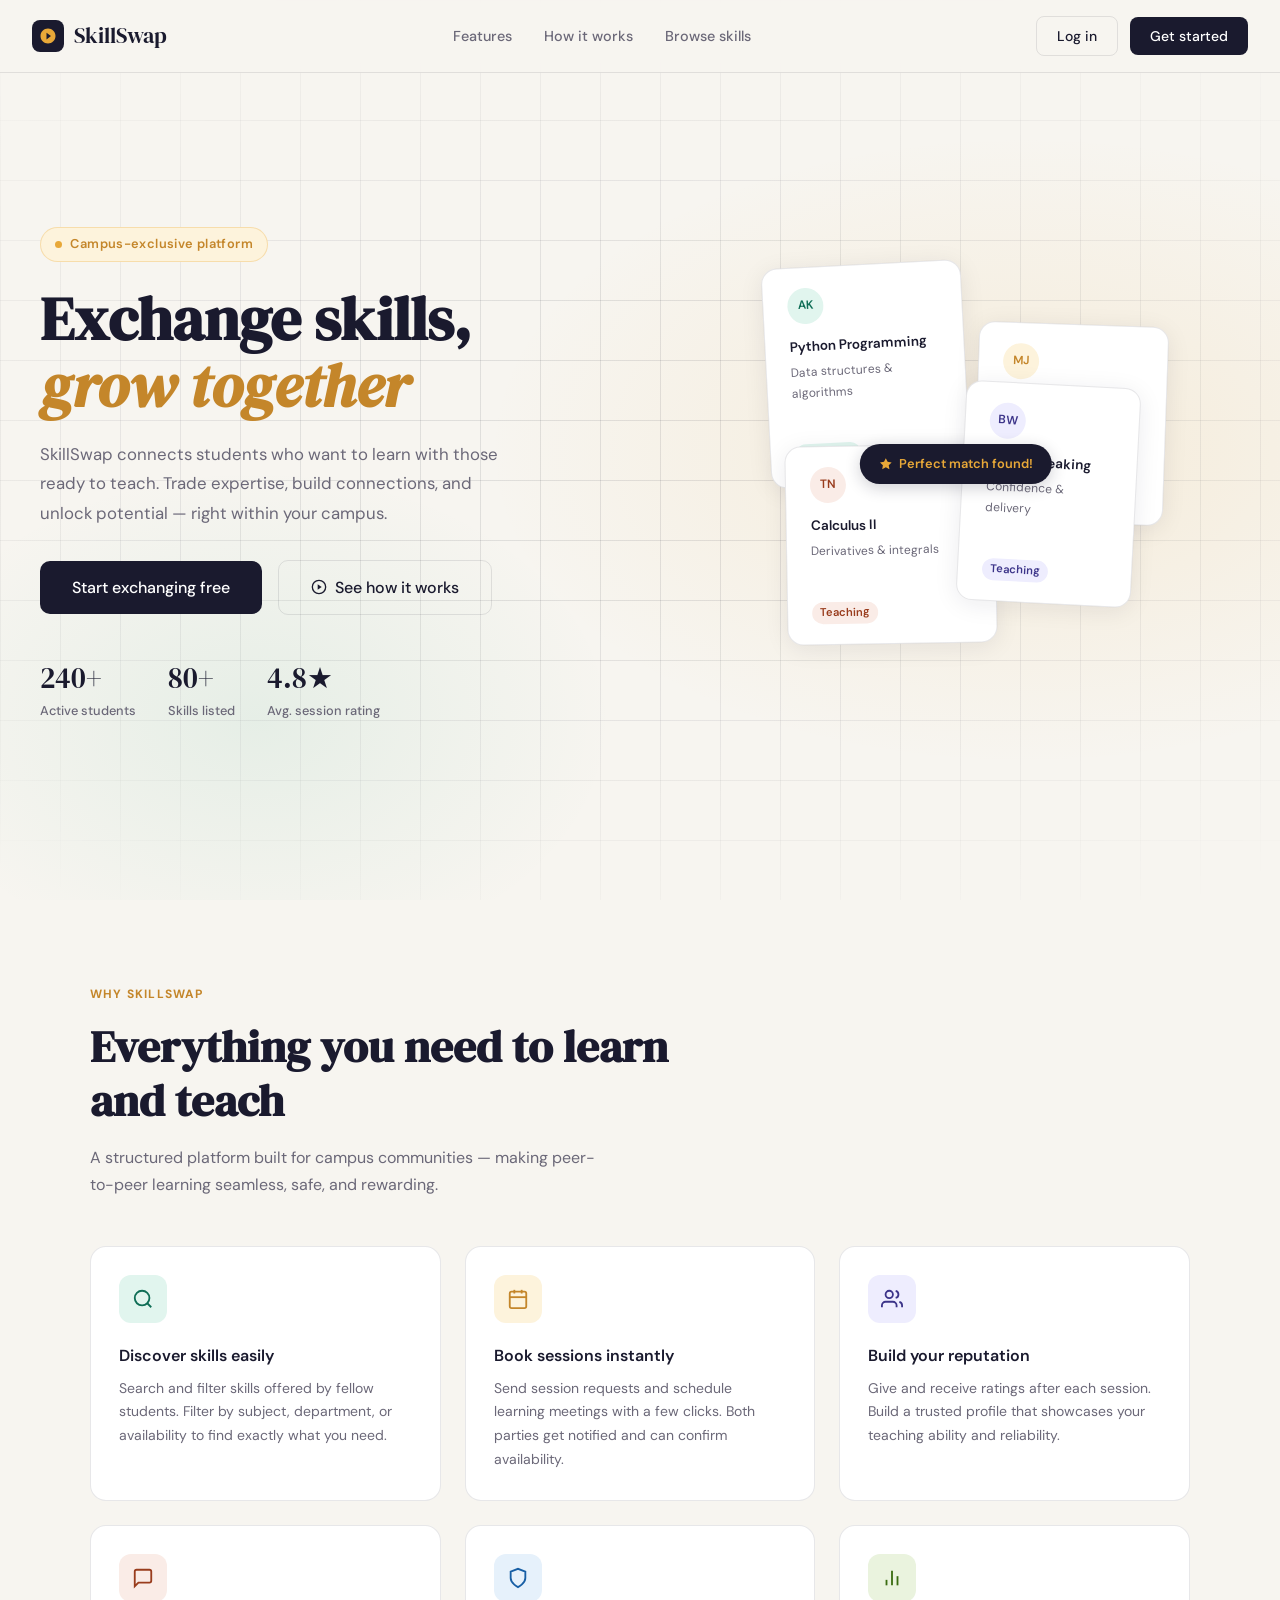
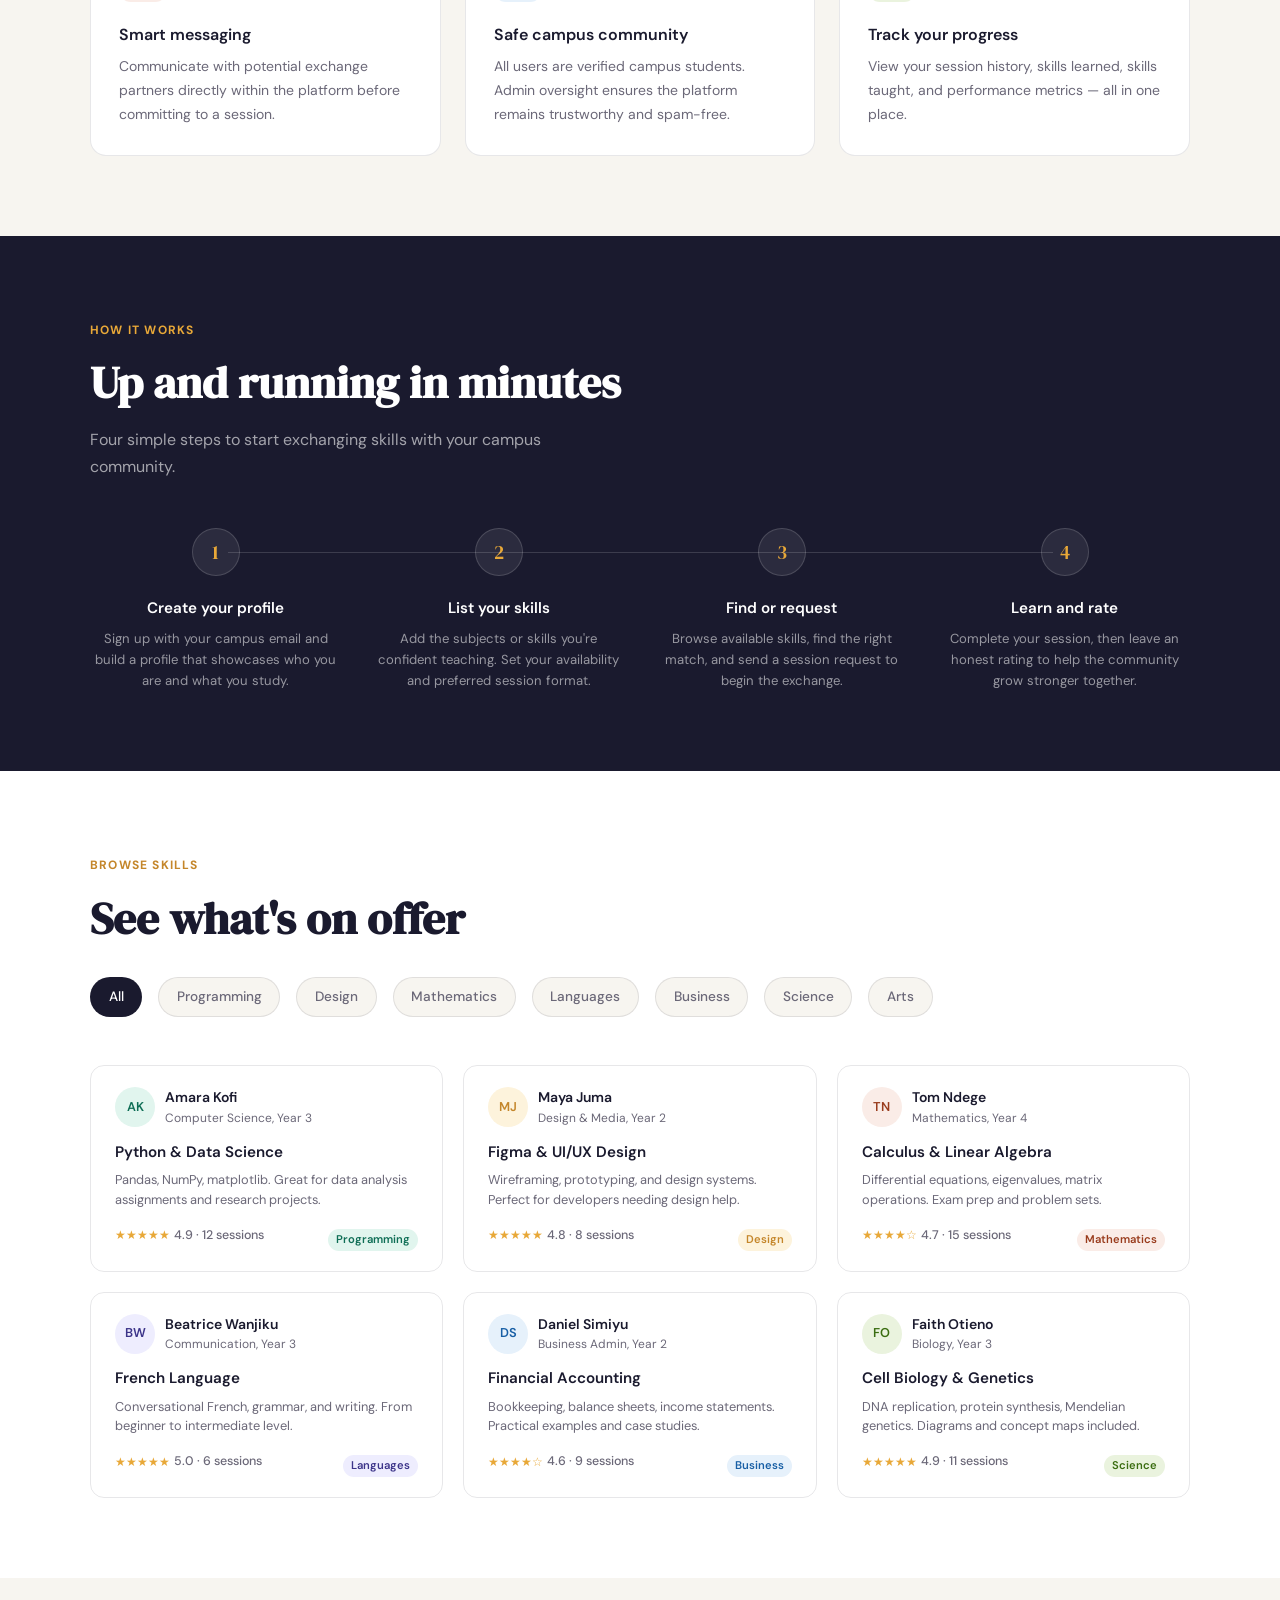
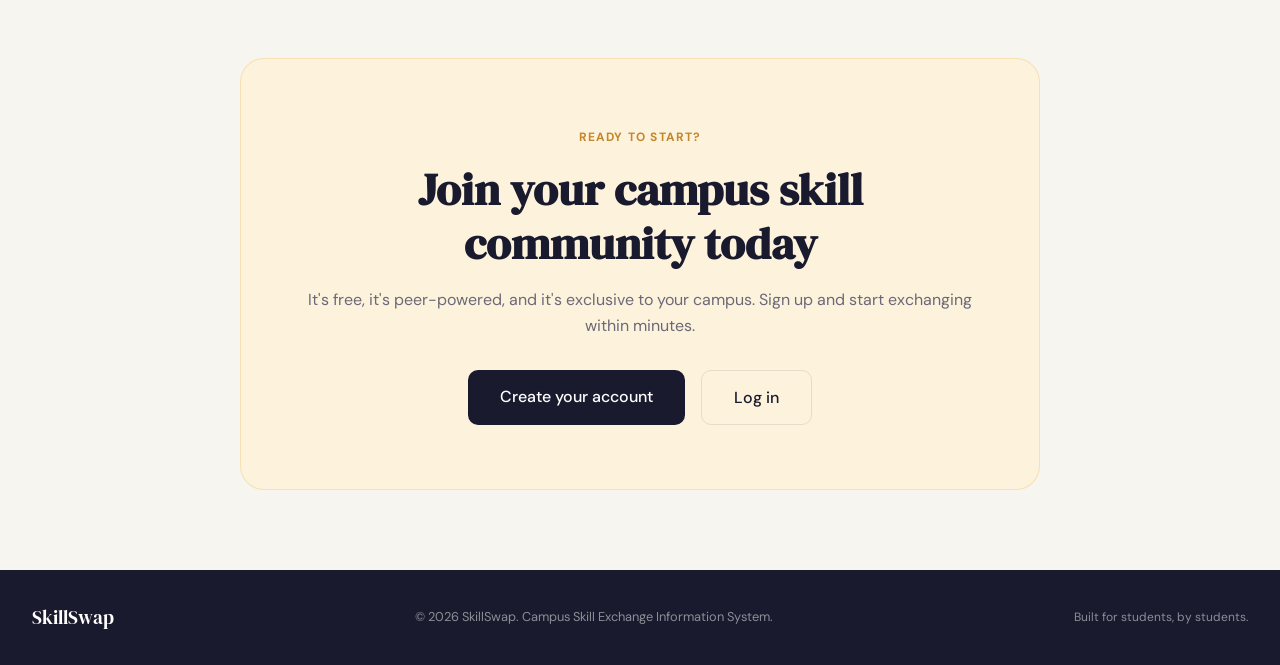
<file: frontend/index.html>
<!DOCTYPE html>
<html lang="en">
<head>
<meta charset="UTF-8">
<meta name="viewport" content="width=device-width, initial-scale=1.0">
<title>SkillSwap — Campus Skill Exchange</title>
<link href="https://fonts.googleapis.com/css2?family=DM+Serif+Display:ital@0;1&family=DM+Sans:wght@300;400;500;600&display=swap" rel="stylesheet">
<style>
  :root {
    --primary: #1a1a2e;
    --accent: #e8a838;
    --accent-light: #fdf3dc;
    --accent-dark: #c4862a;
    --surface: #f7f5f0;
    --surface-2: #eeeae2;
    --text-main: #1a1a2e;
    --text-muted: #6b6878;
    --text-light: #9896a4;
    --white: #ffffff;
    --border: rgba(26,26,46,0.1);
    --teal: #1d9e75;
    --teal-light: #e1f5ee;
    --coral: #d85a30;
    --coral-light: #faece7;
  }
  * { margin: 0; padding: 0; box-sizing: border-box; }
  html { scroll-behavior: smooth; }
  body {
    font-family: 'DM Sans', sans-serif;
    background: var(--surface);
    color: var(--text-main);
    line-height: 1.6;
  }

  /* NAV */
  nav {
    position: fixed; top: 0; left: 0; right: 0; z-index: 100;
    display: flex; align-items: center; justify-content: space-between;
    padding: 1rem 2rem;
    background: rgba(247,245,240,0.85);
    backdrop-filter: blur(12px);
    border-bottom: 1px solid var(--border);
  }
  .nav-logo {
    display: flex; align-items: center; gap: 10px;
    font-family: 'DM Serif Display', serif;
    font-size: 1.4rem; color: var(--primary); text-decoration: none;
  }
  .logo-dot {
    width: 32px; height: 32px; border-radius: 8px;
    background: var(--primary);
    display: flex; align-items: center; justify-content: center;
    flex-shrink: 0;
  }
  .logo-dot svg { width: 18px; height: 18px; fill: var(--accent); }
  .nav-links { display: flex; align-items: center; gap: 2rem; }
  .nav-links a {
    text-decoration: none; color: var(--text-muted);
    font-size: 0.9rem; font-weight: 500; transition: color 0.2s;
  }
  .nav-links a:hover { color: var(--primary); }
  .nav-cta { display: flex; align-items: center; gap: 0.75rem; }
  .btn-ghost {
    padding: 0.5rem 1.25rem; border-radius: 8px;
    border: 1.5px solid var(--border); background: transparent;
    color: var(--text-main); font-family: 'DM Sans', sans-serif;
    font-size: 0.875rem; font-weight: 500; cursor: pointer;
    text-decoration: none; transition: all 0.2s;
  }
  .btn-ghost:hover { border-color: var(--primary); background: var(--surface-2); }
  .btn-primary {
    padding: 0.5rem 1.25rem; border-radius: 8px;
    background: var(--primary); color: var(--white);
    border: none; font-family: 'DM Sans', sans-serif;
    font-size: 0.875rem; font-weight: 500; cursor: pointer;
    text-decoration: none; transition: all 0.2s;
  }
  .btn-primary:hover { background: #0f0f22; transform: translateY(-1px); }
  .hamburger { display: none; flex-direction: column; gap: 5px; cursor: pointer; background: none; border: none; padding: 4px; }
  .hamburger span { display: block; width: 22px; height: 2px; background: var(--primary); transition: all 0.3s; border-radius: 2px; }

  /* HERO */
  .hero {
    min-height: 100vh;
    display: flex; align-items: center;
    padding: 7rem 2rem 4rem;
    position: relative; overflow: hidden;
  }
  .hero-bg {
    position: absolute; inset: 0; pointer-events: none;
    background:
      radial-gradient(ellipse 60% 50% at 80% 50%, rgba(232,168,56,0.12) 0%, transparent 70%),
      radial-gradient(ellipse 40% 40% at 20% 80%, rgba(29,158,117,0.08) 0%, transparent 70%);
  }
  .hero-grid {
    position: absolute; inset: 0; pointer-events: none;
    background-image: linear-gradient(var(--border) 1px, transparent 1px),
      linear-gradient(90deg, var(--border) 1px, transparent 1px);
    background-size: 60px 60px;
    mask-image: radial-gradient(ellipse 80% 60% at 50% 50%, black 30%, transparent 100%);
  }
  .hero-inner {
    max-width: 1200px; margin: 0 auto; width: 100%;
    display: grid; grid-template-columns: 1fr 1fr; gap: 4rem; align-items: center;
    position: relative; z-index: 1;
  }
  .hero-badge {
    display: inline-flex; align-items: center; gap: 8px;
    background: var(--accent-light); color: var(--accent-dark);
    border: 1px solid rgba(232,168,56,0.3);
    padding: 0.4rem 0.9rem; border-radius: 100px;
    font-size: 0.8rem; font-weight: 600; margin-bottom: 1.5rem;
    letter-spacing: 0.03em;
  }
  .badge-dot { width: 7px; height: 7px; border-radius: 50%; background: var(--accent); animation: pulse 2s infinite; }
  @keyframes pulse { 0%,100%{opacity:1} 50%{opacity:0.4} }
  .hero h1 {
    font-family: 'DM Serif Display', serif;
    font-size: clamp(2.5rem, 5vw, 3.8rem);
    line-height: 1.1; color: var(--primary); margin-bottom: 1.25rem;
  }
  .hero h1 em { font-style: italic; color: var(--accent-dark); }
  .hero p {
    font-size: 1.05rem; color: var(--text-muted);
    max-width: 460px; line-height: 1.75; margin-bottom: 2rem;
  }
  .hero-actions { display: flex; align-items: center; gap: 1rem; flex-wrap: wrap; }
  .btn-large {
    padding: 0.85rem 2rem; font-size: 1rem; border-radius: 10px;
  }
  .btn-outline-large {
    padding: 0.85rem 2rem; font-size: 1rem; border-radius: 10px;
    border: 1.5px solid var(--border); background: transparent;
    color: var(--text-main); text-decoration: none;
    font-family: 'DM Sans', sans-serif; font-weight: 500;
    transition: all 0.2s; cursor: pointer;
    display: inline-flex; align-items: center; gap: 8px;
  }
  .btn-outline-large:hover { border-color: var(--primary); background: var(--surface-2); }
  .hero-stats {
    display: flex; gap: 2rem; margin-top: 2.5rem; flex-wrap: wrap;
  }
  .stat-item { }
  .stat-num {
    font-family: 'DM Serif Display', serif;
    font-size: 1.8rem; color: var(--primary);
  }
  .stat-label { font-size: 0.8rem; color: var(--text-muted); font-weight: 500; }

  /* HERO VISUAL */
  .hero-visual { position: relative; display: flex; justify-content: center; }
  .skill-card-cluster {
    position: relative; width: 100%; max-width: 420px;
    height: 420px;
  }
  .skill-card {
    position: absolute;
    background: var(--white);
    border: 1px solid var(--border);
    border-radius: 16px;
    padding: 1.25rem 1.5rem;
    box-shadow: 0 4px 24px rgba(26,26,46,0.08);
    transition: transform 0.3s ease;
  }
  .skill-card:hover { transform: translateY(-4px) !important; }
  .skill-card-1 { top: 0; left: 20px; width: 200px; transform: rotate(-3deg); }
  .skill-card-2 { top: 60px; right: 0; width: 190px; transform: rotate(2deg); }
  .skill-card-3 { bottom: 40px; left: 40px; width: 210px; transform: rotate(-1deg); }
  .skill-card-4 { bottom: 80px; right: 30px; width: 175px; transform: rotate(3deg); }
  .skill-card-avatar {
    width: 36px; height: 36px; border-radius: 50%;
    display: flex; align-items: center; justify-content: center;
    font-size: 0.75rem; font-weight: 600; margin-bottom: 0.75rem;
  }
  .skill-card h4 { font-size: 0.85rem; font-weight: 600; color: var(--primary); margin-bottom: 0.25rem; }
  .skill-card p { font-size: 0.75rem; color: var(--text-muted); }
  .skill-tag {
    display: inline-block; font-size: 0.7rem; font-weight: 600;
    padding: 2px 8px; border-radius: 100px; margin-top: 0.5rem;
  }
  .tag-teal { background: var(--teal-light); color: #0f6e56; }
  .tag-amber { background: var(--accent-light); color: var(--accent-dark); }
  .tag-coral { background: var(--coral-light); color: #993c1d; }
  .tag-purple { background: #eeedfe; color: #3c3489; }
  .av-teal { background: var(--teal-light); color: #0f6e56; }
  .av-amber { background: var(--accent-light); color: var(--accent-dark); }
  .av-coral { background: var(--coral-light); color: #993c1d; }
  .av-purple { background: #eeedfe; color: #3c3489; }
  .match-badge {
    position: absolute; top: 180px; left: 50%; transform: translateX(-50%);
    background: var(--primary); color: var(--accent);
    border-radius: 100px; padding: 0.6rem 1.2rem;
    font-size: 0.8rem; font-weight: 600;
    display: flex; align-items: center; gap: 6px;
    box-shadow: 0 4px 16px rgba(26,26,46,0.2);
    z-index: 10; white-space: nowrap;
  }

  /* FEATURES */
  .section { padding: 5rem 2rem; }
  .section-inner { max-width: 1100px; margin: 0 auto; }
  .section-label {
    display: inline-block; font-size: 0.75rem; font-weight: 700;
    letter-spacing: 0.1em; text-transform: uppercase;
    color: var(--accent-dark); margin-bottom: 1rem;
  }
  .section-title {
    font-family: 'DM Serif Display', serif;
    font-size: clamp(1.8rem, 3.5vw, 2.8rem);
    color: var(--primary); max-width: 600px; margin-bottom: 1rem; line-height: 1.2;
  }
  .section-sub { color: var(--text-muted); max-width: 520px; line-height: 1.7; }

  .features-grid {
    display: grid; grid-template-columns: repeat(3, 1fr);
    gap: 1.5rem; margin-top: 3rem;
  }
  .feature-card {
    background: var(--white); border: 1px solid var(--border);
    border-radius: 16px; padding: 1.75rem;
    transition: all 0.25s;
  }
  .feature-card:hover { transform: translateY(-3px); box-shadow: 0 8px 32px rgba(26,26,46,0.08); }
  .feature-icon {
    width: 48px; height: 48px; border-radius: 12px;
    display: flex; align-items: center; justify-content: center;
    margin-bottom: 1.25rem; font-size: 1.25rem;
  }
  .feature-card h3 { font-size: 1rem; font-weight: 600; color: var(--primary); margin-bottom: 0.5rem; }
  .feature-card p { font-size: 0.875rem; color: var(--text-muted); line-height: 1.7; }

  /* HOW IT WORKS */
  .how-section { background: var(--primary); padding: 5rem 2rem; }
  .how-inner { max-width: 1100px; margin: 0 auto; }
  .how-section .section-label { color: var(--accent); }
  .how-section .section-title { color: var(--white); }
  .how-section .section-sub { color: rgba(255,255,255,0.6); }
  .steps-grid {
    display: grid; grid-template-columns: repeat(4, 1fr);
    gap: 2rem; margin-top: 3rem; position: relative;
  }
  .steps-grid::before {
    content: ''; position: absolute;
    top: 24px; left: 12.5%; right: 12.5%;
    height: 1px; background: rgba(255,255,255,0.15);
  }
  .step-item { text-align: center; }
  .step-num {
    width: 48px; height: 48px; border-radius: 50%;
    background: rgba(255,255,255,0.08);
    border: 1px solid rgba(255,255,255,0.15);
    display: flex; align-items: center; justify-content: center;
    margin: 0 auto 1.25rem;
    font-family: 'DM Serif Display', serif;
    font-size: 1.2rem; color: var(--accent);
  }
  .step-item h4 { font-size: 0.95rem; font-weight: 600; color: var(--white); margin-bottom: 0.5rem; }
  .step-item p { font-size: 0.82rem; color: rgba(255,255,255,0.55); line-height: 1.6; }

  /* SKILLS SHOWCASE */
  .skills-showcase { padding: 5rem 2rem; background: var(--white); }
  .skills-inner { max-width: 1100px; margin: 0 auto; }
  .skills-scroll {
    display: flex; gap: 1rem; overflow-x: auto;
    padding-bottom: 1rem; margin-top: 2rem;
    scrollbar-width: none;
  }
  .skills-scroll::-webkit-scrollbar { display: none; }
  .skill-pill {
    flex-shrink: 0; padding: 0.5rem 1.1rem;
    border-radius: 100px; font-size: 0.85rem; font-weight: 500;
    border: 1.5px solid transparent; cursor: pointer; transition: all 0.2s;
  }
  .pill-active { background: var(--primary); color: var(--white); }
  .pill-inactive { background: var(--surface); color: var(--text-muted); border-color: var(--border); }
  .pill-inactive:hover { border-color: var(--primary); color: var(--primary); }
  .skill-cards-grid {
    display: grid; grid-template-columns: repeat(3, 1fr);
    gap: 1.25rem; margin-top: 2rem;
  }
  .skill-listing-card {
    border: 1px solid var(--border); border-radius: 14px;
    padding: 1.25rem 1.5rem; transition: all 0.2s;
    cursor: pointer;
  }
  .skill-listing-card:hover { border-color: var(--primary); box-shadow: 0 4px 20px rgba(26,26,46,0.06); }
  .listing-top { display: flex; align-items: center; gap: 10px; margin-bottom: 0.75rem; }
  .listing-avatar {
    width: 40px; height: 40px; border-radius: 50%;
    display: flex; align-items: center; justify-content: center;
    font-size: 0.8rem; font-weight: 600; flex-shrink: 0;
  }
  .listing-info { flex: 1; min-width: 0; }
  .listing-name { font-size: 0.875rem; font-weight: 600; color: var(--primary); }
  .listing-dept { font-size: 0.75rem; color: var(--text-muted); }
  .listing-skill { font-size: 0.95rem; font-weight: 600; color: var(--primary); margin-bottom: 0.4rem; }
  .listing-desc { font-size: 0.8rem; color: var(--text-muted); line-height: 1.5; margin-bottom: 0.75rem; }
  .listing-bottom { display: flex; align-items: center; justify-content: space-between; }
  .rating { display: flex; align-items: center; gap: 4px; font-size: 0.78rem; color: var(--text-muted); font-weight: 500; }
  .stars { color: var(--accent); font-size: 0.75rem; }

  /* CTA */
  .cta-section { padding: 5rem 2rem; }
  .cta-inner {
    max-width: 800px; margin: 0 auto; text-align: center;
    background: var(--accent-light);
    border: 1px solid rgba(232,168,56,0.25);
    border-radius: 24px; padding: 4rem 3rem;
  }
  .cta-inner .section-title { margin: 0 auto 1rem; }
  .cta-inner p { color: var(--text-muted); margin-bottom: 2rem; }
  .cta-actions { display: flex; justify-content: center; gap: 1rem; flex-wrap: wrap; }

  /* FOOTER */
  footer {
    background: var(--primary); color: rgba(255,255,255,0.5);
    padding: 2rem;
    display: flex; justify-content: space-between; align-items: center;
    flex-wrap: wrap; gap: 1rem;
  }
  .footer-logo {
    font-family: 'DM Serif Display', serif;
    font-size: 1.2rem; color: var(--white);
  }
  footer p { font-size: 0.8rem; }

  /* RESPONSIVE */
  @media (max-width: 900px) {
    .hero-inner { grid-template-columns: 1fr; text-align: center; }
    .hero p { margin: 0 auto 2rem; }
    .hero-actions { justify-content: center; }
    .hero-stats { justify-content: center; }
    .hero-visual { margin-top: 2rem; }
    .features-grid { grid-template-columns: 1fr 1fr; }
    .steps-grid { grid-template-columns: 1fr 1fr; }
    .steps-grid::before { display: none; }
    .skill-cards-grid { grid-template-columns: 1fr 1fr; }
  }
  @media (max-width: 600px) {
    nav { padding: 0.75rem 1.25rem; }
    .nav-links { display: none; }
    .nav-links.open {
      display: flex; flex-direction: column; gap: 1rem;
      position: fixed; top: 60px; left: 0; right: 0;
      background: var(--surface); padding: 1.5rem;
      border-bottom: 1px solid var(--border);
      z-index: 99;
    }
    .hamburger { display: flex; }
    .nav-cta .btn-ghost { display: none; }
    .features-grid, .steps-grid, .skill-cards-grid { grid-template-columns: 1fr; }
    .skill-card-cluster { height: 320px; max-width: 320px; }
    .skill-card-1 { width: 160px; }
    .skill-card-2 { width: 155px; }
    .skill-card-3 { width: 165px; }
    .skill-card-4 { width: 145px; }
    .cta-inner { padding: 2.5rem 1.5rem; }
  }
</style>
</head>
<body>

<!-- NAV -->
<nav id="navbar">
  <a href="index.html" class="nav-logo">
    <div class="logo-dot">
      <svg viewBox="0 0 24 24"><path d="M12 2C6.48 2 2 6.48 2 12s4.48 10 10 10 10-4.48 10-10S17.52 2 12 2zm-2 14.5v-9l6 4.5-6 4.5z"/></svg>
    </div>
    SkillSwap
  </a>
  <div class="nav-links" id="navLinks">
    <a href="#features">Features</a>
    <a href="#how-it-works">How it works</a>
    <a href="#skills">Browse skills</a>
  </div>
  <div class="nav-cta">
    <a href="login.html" class="btn-ghost">Log in</a>
    <a href="register.html" class="btn-primary">Get started</a>
  </div>
  <button class="hamburger" id="hamburger" aria-label="Toggle menu">
    <span></span><span></span><span></span>
  </button>
</nav>

<!-- HERO -->
<section class="hero">
  <div class="hero-bg"></div>
  <div class="hero-grid"></div>
  <div class="hero-inner">
    <div class="hero-content">
      <div class="hero-badge">
        <div class="badge-dot"></div>
        Campus-exclusive platform
      </div>
      <h1>Exchange skills,<br><em>grow together</em></h1>
      <p>SkillSwap connects students who want to learn with those ready to teach. Trade expertise, build connections, and unlock potential — right within your campus.</p>
      <div class="hero-actions">
        <a href="register.html" class="btn-primary btn-large">Start exchanging free</a>
        <a href="#how-it-works" class="btn-outline-large">
          <svg width="16" height="16" viewBox="0 0 24 24" fill="none" stroke="currentColor" stroke-width="2"><circle cx="12" cy="12" r="10"/><polygon points="10 8 16 12 10 16 10 8" fill="currentColor" stroke="none"/></svg>
          See how it works
        </a>
      </div>
      <div class="hero-stats">
        <div class="stat-item">
          <div class="stat-num">240+</div>
          <div class="stat-label">Active students</div>
        </div>
        <div class="stat-item">
          <div class="stat-num">80+</div>
          <div class="stat-label">Skills listed</div>
        </div>
        <div class="stat-item">
          <div class="stat-num">4.8★</div>
          <div class="stat-label">Avg. session rating</div>
        </div>
      </div>
    </div>
    <div class="hero-visual">
      <div class="skill-card-cluster">
        <div class="skill-card skill-card-1">
          <div class="skill-card-avatar av-teal">AK</div>
          <h4>Python Programming</h4>
          <p>Data structures & algorithms</p>
          <span class="skill-tag tag-teal">Teaching</span>
        </div>
        <div class="skill-card skill-card-2">
          <div class="skill-card-avatar av-amber">MJ</div>
          <h4>UI/UX Design</h4>
          <p>Figma & prototyping</p>
          <span class="skill-tag tag-amber">Teaching</span>
        </div>
        <div class="skill-card skill-card-3">
          <div class="skill-card-avatar av-coral">TN</div>
          <h4>Calculus II</h4>
          <p>Derivatives & integrals</p>
          <span class="skill-tag tag-coral">Teaching</span>
        </div>
        <div class="skill-card skill-card-4">
          <div class="skill-card-avatar av-purple">BW</div>
          <h4>Public Speaking</h4>
          <p>Confidence & delivery</p>
          <span class="skill-tag tag-purple">Teaching</span>
        </div>
        <div class="match-badge">
          <svg width="14" height="14" viewBox="0 0 24 24" fill="var(--accent)" stroke="none"><path d="M12 2l3.09 6.26L22 9.27l-5 4.87 1.18 6.88L12 17.77l-6.18 3.25L7 14.14 2 9.27l6.91-1.01L12 2z"/></svg>
          Perfect match found!
        </div>
      </div>
    </div>
  </div>
</section>

<!-- FEATURES -->
<section class="section" id="features">
  <div class="section-inner">
    <div class="section-label">Why SkillSwap</div>
    <h2 class="section-title">Everything you need to learn and teach</h2>
    <p class="section-sub">A structured platform built for campus communities — making peer-to-peer learning seamless, safe, and rewarding.</p>
    <div class="features-grid">
      <div class="feature-card">
        <div class="feature-icon" style="background:#e1f5ee;">
          <svg width="22" height="22" viewBox="0 0 24 24" fill="none" stroke="#0f6e56" stroke-width="2"><circle cx="11" cy="11" r="8"/><line x1="21" y1="21" x2="16.65" y2="16.65"/></svg>
        </div>
        <h3>Discover skills easily</h3>
        <p>Search and filter skills offered by fellow students. Filter by subject, department, or availability to find exactly what you need.</p>
      </div>
      <div class="feature-card">
        <div class="feature-icon" style="background:#fdf3dc;">
          <svg width="22" height="22" viewBox="0 0 24 24" fill="none" stroke="#c4862a" stroke-width="2"><rect x="3" y="4" width="18" height="18" rx="2" ry="2"/><line x1="16" y1="2" x2="16" y2="6"/><line x1="8" y1="2" x2="8" y2="6"/><line x1="3" y1="10" x2="21" y2="10"/></svg>
        </div>
        <h3>Book sessions instantly</h3>
        <p>Send session requests and schedule learning meetings with a few clicks. Both parties get notified and can confirm availability.</p>
      </div>
      <div class="feature-card">
        <div class="feature-icon" style="background:#eeedfe;">
          <svg width="22" height="22" viewBox="0 0 24 24" fill="none" stroke="#3c3489" stroke-width="2"><path d="M17 21v-2a4 4 0 0 0-4-4H5a4 4 0 0 0-4 4v2"/><circle cx="9" cy="7" r="4"/><path d="M23 21v-2a4 4 0 0 0-3-3.87"/><path d="M16 3.13a4 4 0 0 1 0 7.75"/></svg>
        </div>
        <h3>Build your reputation</h3>
        <p>Give and receive ratings after each session. Build a trusted profile that showcases your teaching ability and reliability.</p>
      </div>
      <div class="feature-card">
        <div class="feature-icon" style="background:#faece7;">
          <svg width="22" height="22" viewBox="0 0 24 24" fill="none" stroke="#993c1d" stroke-width="2"><path d="M21 15a2 2 0 0 1-2 2H7l-4 4V5a2 2 0 0 1 2-2h14a2 2 0 0 1 2 2z"/></svg>
        </div>
        <h3>Smart messaging</h3>
        <p>Communicate with potential exchange partners directly within the platform before committing to a session.</p>
      </div>
      <div class="feature-card">
        <div class="feature-icon" style="background:#e6f1fb;">
          <svg width="22" height="22" viewBox="0 0 24 24" fill="none" stroke="#185fa5" stroke-width="2"><path d="M12 22s8-4 8-10V5l-8-3-8 3v7c0 6 8 10 8 10z"/></svg>
        </div>
        <h3>Safe campus community</h3>
        <p>All users are verified campus students. Admin oversight ensures the platform remains trustworthy and spam-free.</p>
      </div>
      <div class="feature-card">
        <div class="feature-icon" style="background:#eaf3de;">
          <svg width="22" height="22" viewBox="0 0 24 24" fill="none" stroke="#3b6d11" stroke-width="2"><line x1="18" y1="20" x2="18" y2="10"/><line x1="12" y1="20" x2="12" y2="4"/><line x1="6" y1="20" x2="6" y2="14"/></svg>
        </div>
        <h3>Track your progress</h3>
        <p>View your session history, skills learned, skills taught, and performance metrics — all in one place.</p>
      </div>
    </div>
  </div>
</section>

<!-- HOW IT WORKS -->
<section class="how-section" id="how-it-works">
  <div class="how-inner">
    <div class="section-label">How it works</div>
    <h2 class="section-title">Up and running in minutes</h2>
    <p class="section-sub">Four simple steps to start exchanging skills with your campus community.</p>
    <div class="steps-grid">
      <div class="step-item">
        <div class="step-num">1</div>
        <h4>Create your profile</h4>
        <p>Sign up with your campus email and build a profile that showcases who you are and what you study.</p>
      </div>
      <div class="step-item">
        <div class="step-num">2</div>
        <h4>List your skills</h4>
        <p>Add the subjects or skills you're confident teaching. Set your availability and preferred session format.</p>
      </div>
      <div class="step-item">
        <div class="step-num">3</div>
        <h4>Find or request</h4>
        <p>Browse available skills, find the right match, and send a session request to begin the exchange.</p>
      </div>
      <div class="step-item">
        <div class="step-num">4</div>
        <h4>Learn and rate</h4>
        <p>Complete your session, then leave an honest rating to help the community grow stronger together.</p>
      </div>
    </div>
  </div>
</section>

<!-- SKILLS SHOWCASE -->
<section class="skills-showcase" id="skills">
  <div class="skills-inner">
    <div class="section-label">Browse skills</div>
    <h2 class="section-title">See what's on offer</h2>
    <div class="skills-scroll">
      <div class="skill-pill pill-active">All</div>
      <div class="skill-pill pill-inactive">Programming</div>
      <div class="skill-pill pill-inactive">Design</div>
      <div class="skill-pill pill-inactive">Mathematics</div>
      <div class="skill-pill pill-inactive">Languages</div>
      <div class="skill-pill pill-inactive">Business</div>
      <div class="skill-pill pill-inactive">Science</div>
      <div class="skill-pill pill-inactive">Arts</div>
    </div>
    <div class="skill-cards-grid">
      <div class="skill-listing-card">
        <div class="listing-top">
          <div class="listing-avatar av-teal">AK</div>
          <div class="listing-info">
            <div class="listing-name">Amara Kofi</div>
            <div class="listing-dept">Computer Science, Year 3</div>
          </div>
        </div>
        <div class="listing-skill">Python & Data Science</div>
        <div class="listing-desc">Pandas, NumPy, matplotlib. Great for data analysis assignments and research projects.</div>
        <div class="listing-bottom">
          <div class="rating"><span class="stars">★★★★★</span> 4.9 · 12 sessions</div>
          <span class="skill-tag tag-teal">Programming</span>
        </div>
      </div>
      <div class="skill-listing-card">
        <div class="listing-top">
          <div class="listing-avatar av-amber">MJ</div>
          <div class="listing-info">
            <div class="listing-name">Maya Juma</div>
            <div class="listing-dept">Design & Media, Year 2</div>
          </div>
        </div>
        <div class="listing-skill">Figma & UI/UX Design</div>
        <div class="listing-desc">Wireframing, prototyping, and design systems. Perfect for developers needing design help.</div>
        <div class="listing-bottom">
          <div class="rating"><span class="stars">★★★★★</span> 4.8 · 8 sessions</div>
          <span class="skill-tag tag-amber">Design</span>
        </div>
      </div>
      <div class="skill-listing-card">
        <div class="listing-top">
          <div class="listing-avatar av-coral">TN</div>
          <div class="listing-info">
            <div class="listing-name">Tom Ndege</div>
            <div class="listing-dept">Mathematics, Year 4</div>
          </div>
        </div>
        <div class="listing-skill">Calculus & Linear Algebra</div>
        <div class="listing-desc">Differential equations, eigenvalues, matrix operations. Exam prep and problem sets.</div>
        <div class="listing-bottom">
          <div class="rating"><span class="stars">★★★★☆</span> 4.7 · 15 sessions</div>
          <span class="skill-tag tag-coral">Mathematics</span>
        </div>
      </div>
      <div class="skill-listing-card">
        <div class="listing-top">
          <div class="listing-avatar av-purple">BW</div>
          <div class="listing-info">
            <div class="listing-name">Beatrice Wanjiku</div>
            <div class="listing-dept">Communication, Year 3</div>
          </div>
        </div>
        <div class="listing-skill">French Language</div>
        <div class="listing-desc">Conversational French, grammar, and writing. From beginner to intermediate level.</div>
        <div class="listing-bottom">
          <div class="rating"><span class="stars">★★★★★</span> 5.0 · 6 sessions</div>
          <span class="skill-tag tag-purple">Languages</span>
        </div>
      </div>
      <div class="skill-listing-card">
        <div class="listing-top">
          <div class="listing-avatar" style="background:#e6f1fb;color:#185fa5;">DS</div>
          <div class="listing-info">
            <div class="listing-name">Daniel Simiyu</div>
            <div class="listing-dept">Business Admin, Year 2</div>
          </div>
        </div>
        <div class="listing-skill">Financial Accounting</div>
        <div class="listing-desc">Bookkeeping, balance sheets, income statements. Practical examples and case studies.</div>
        <div class="listing-bottom">
          <div class="rating"><span class="stars">★★★★☆</span> 4.6 · 9 sessions</div>
          <span class="skill-tag" style="background:#e6f1fb;color:#185fa5;">Business</span>
        </div>
      </div>
      <div class="skill-listing-card">
        <div class="listing-top">
          <div class="listing-avatar" style="background:#eaf3de;color:#3b6d11;">FO</div>
          <div class="listing-info">
            <div class="listing-name">Faith Otieno</div>
            <div class="listing-dept">Biology, Year 3</div>
          </div>
        </div>
        <div class="listing-skill">Cell Biology & Genetics</div>
        <div class="listing-desc">DNA replication, protein synthesis, Mendelian genetics. Diagrams and concept maps included.</div>
        <div class="listing-bottom">
          <div class="rating"><span class="stars">★★★★★</span> 4.9 · 11 sessions</div>
          <span class="skill-tag" style="background:#eaf3de;color:#3b6d11;">Science</span>
        </div>
      </div>
    </div>
  </div>
</section>

<!-- CTA -->
<section class="cta-section">
  <div class="cta-inner">
    <div class="section-label">Ready to start?</div>
    <h2 class="section-title">Join your campus skill community today</h2>
    <p>It's free, it's peer-powered, and it's exclusive to your campus. Sign up and start exchanging within minutes.</p>
    <div class="cta-actions">
      <a href="register.html" class="btn-primary btn-large">Create your account</a>
      <a href="login.html" class="btn-outline-large">Log in</a>
    </div>
  </div>
</section>

<!-- FOOTER -->
<footer>
  <div class="footer-logo">SkillSwap</div>
  <p>© 2026 SkillSwap. Campus Skill Exchange Information System.</p>
  <p style="font-size:0.75rem;">Built for students, by students.</p>
</footer>

<script>
  const hamburger = document.getElementById('hamburger');
  const navLinks = document.getElementById('navLinks');
  hamburger.addEventListener('click', () => {
    navLinks.classList.toggle('open');
  });

  // Pill filter visual interaction
  document.querySelectorAll('.skill-pill').forEach(pill => {
    pill.addEventListener('click', function() {
      document.querySelectorAll('.skill-pill').forEach(p => {
        p.classList.remove('pill-active');
        p.classList.add('pill-inactive');
      });
      this.classList.remove('pill-inactive');
      this.classList.add('pill-active');
    });
  });
</script>
</body>
</html>
</file>
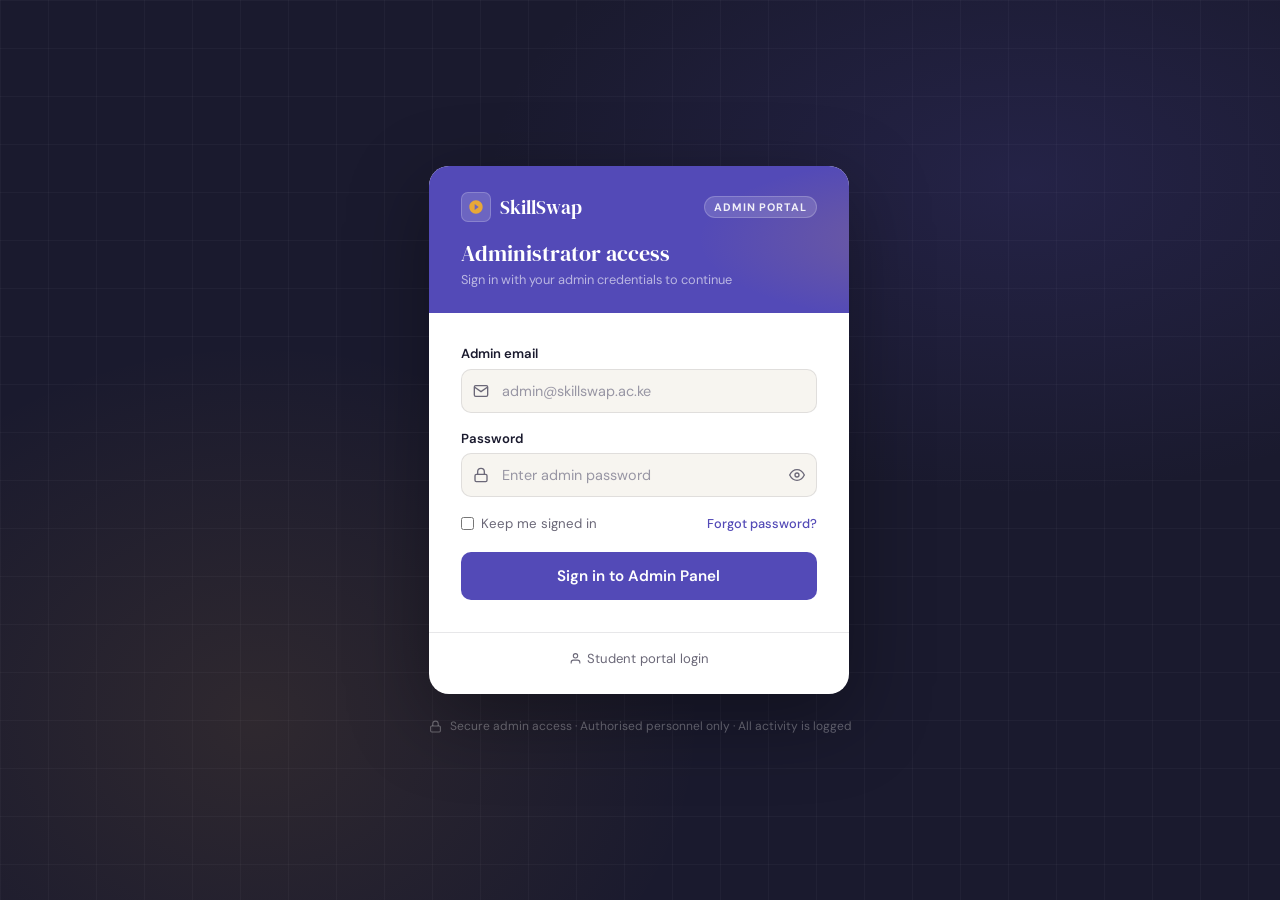
<file: frontend/admin-dashboard.html>
<!DOCTYPE html>
<html lang="en">
<head>
<meta charset="UTF-8">
<meta name="viewport" content="width=device-width, initial-scale=1.0">
<title>Admin Dashboard — SkillSwap</title>
<link rel="stylesheet" href="admin-shell.css">
<style>
  /* Chart bars */
  .chart-wrap { display: flex; align-items: flex-end; gap: 6px; height: 80px; padding-top: 8px; }
  .chart-bar-group { display: flex; flex-direction: column; align-items: center; gap: 4px; flex: 1; }
  .chart-bar {
    width: 100%; border-radius: 4px 4px 0 0;
    background: var(--admin-accent); opacity: 0.85;
    transition: opacity 0.15s; cursor: pointer; min-height: 4px;
  }
  .chart-bar:hover { opacity: 1; }
  .chart-bar.secondary { background: var(--accent); }
  .chart-label { font-size: 0.62rem; color: var(--text-muted); white-space: nowrap; }
  .chart-legend { display: flex; gap: 1rem; margin-top: 0.75rem; }
  .legend-item { display: flex; align-items: center; gap: 5px; font-size: 0.75rem; color: var(--text-muted); }
  .legend-dot { width: 8px; height: 8px; border-radius: 2px; }

  /* Activity feed */
  .activity-row { display: flex; gap: 10px; padding: 0.75rem 0; border-bottom: 1px solid var(--border); font-size: 0.82rem; align-items: flex-start; }
  .activity-row:last-child { border-bottom: none; }
  .activity-icon { width: 28px; height: 28px; border-radius: 7px; flex-shrink: 0; display: flex; align-items: center; justify-content: center; }
  .activity-icon svg { width: 13px; height: 13px; stroke: currentColor; fill: none; stroke-width: 2; }
  .activity-text { flex: 1; color: var(--text-muted); line-height: 1.5; }
  .activity-text strong { color: var(--text-main); }
  .activity-time { font-size: 0.72rem; color: var(--text-light); flex-shrink: 0; padding-top: 1px; }

  /* Top skills table mini */
  .mini-skill-row { display: flex; align-items: center; gap: 10px; padding: 0.7rem 0; border-bottom: 1px solid var(--border); }
  .mini-skill-row:last-child { border-bottom: none; }
  .mini-skill-rank { font-family: 'DM Serif Display', serif; font-size: 1.1rem; color: var(--text-light); width: 22px; flex-shrink: 0; }
  .mini-skill-name { flex: 1; font-size: 0.875rem; font-weight: 600; color: var(--text-main); }
  .mini-skill-bar-wrap { width: 80px; height: 5px; background: var(--surface-2); border-radius: 3px; overflow: hidden; }
  .mini-skill-bar { height: 100%; border-radius: 3px; background: var(--admin-accent); }
  .mini-skill-count { font-size: 0.78rem; color: var(--text-muted); width: 30px; text-align: right; flex-shrink: 0; }

  /* Alert banner */
  .alert-banner {
    display: flex; align-items: center; gap: 12px;
    padding: 0.9rem 1.25rem; border-radius: 12px; margin-bottom: 1.5rem;
    font-size: 0.85rem;
  }
  .alert-banner svg { width: 18px; height: 18px; stroke: currentColor; fill: none; stroke-width: 2; flex-shrink: 0; }
  .alert-warn { background: var(--accent-light); color: var(--accent-dark); border: 1px solid rgba(232,168,56,0.3); }
  .alert-info { background: var(--admin-light); color: var(--admin-dark); border: 1px solid rgba(83,74,183,0.2); }
  .alert-banner-text { flex: 1; }
  .alert-banner-text strong { font-weight: 700; }
  .alert-banner-actions { display: flex; gap: 0.5rem; flex-shrink: 0; }

  /* Quick action card */
  .quick-action {
    background: var(--white); border: 1px solid var(--border);
    border-radius: 12px; padding: 1.1rem 1.25rem;
    display: flex; align-items: center; gap: 12px;
    text-decoration: none; transition: all 0.18s; cursor: pointer;
  }
  .quick-action:hover { border-color: var(--admin-accent); box-shadow: 0 3px 14px rgba(83,74,183,0.1); transform: translateY(-1px); }
  .qa-icon { width: 42px; height: 42px; border-radius: 11px; flex-shrink: 0; display: flex; align-items: center; justify-content: center; }
  .qa-icon svg { width: 19px; height: 19px; stroke: currentColor; fill: none; stroke-width: 2; }
  .qa-label { font-size: 0.875rem; font-weight: 600; color: var(--text-main); }
  .qa-desc { font-size: 0.75rem; color: var(--text-muted); margin-top: 1px; }
  .qa-arrow { margin-left: auto; color: var(--text-light); }
  .qa-arrow svg { width: 15px; height: 15px; stroke: currentColor; fill: none; stroke-width: 2; }
</style>
</head>
<body>

<div class="sidebar-overlay" id="overlay" onclick="closeSidebar()"></div>

<!-- SIDEBAR -->
<aside class="sidebar" id="sidebar">
  <div class="sidebar-header">
    <a href="index.html" class="sidebar-logo">
      <div class="logo-dot"><svg viewBox="0 0 24 24"><path d="M12 2C6.48 2 2 6.48 2 12s4.48 10 10 10 10-4.48 10-10S17.52 2 12 2zm-2 14.5v-9l6 4.5-6 4.5z"/></svg></div>
      SkillSwap
    </a>
    <div class="admin-tag">Admin Panel</div>
  </div>
  <div class="sidebar-admin-info">
    <div class="admin-avatar">SA</div>
    <div>
      <div class="admin-name">Super Admin</div>
      <div class="admin-role">System Administrator</div>
    </div>
  </div>
  <nav class="sidebar-nav">
    <div class="nav-section-label">Overview</div>
    <a href="admin-dashboard.html" class="nav-item active">
      <svg viewBox="0 0 24 24"><rect x="3" y="3" width="7" height="7" rx="1"/><rect x="14" y="3" width="7" height="7" rx="1"/><rect x="3" y="14" width="7" height="7" rx="1"/><rect x="14" y="14" width="7" height="7" rx="1"/></svg>
      Dashboard
    </a>
    <a href="admin-users.html" class="nav-item">
      <svg viewBox="0 0 24 24"><path d="M17 21v-2a4 4 0 0 0-4-4H5a4 4 0 0 0-4 4v2"/><circle cx="9" cy="7" r="4"/><path d="M23 21v-2a4 4 0 0 0-3-3.87"/><path d="M16 3.13a4 4 0 0 1 0 7.75"/></svg>
      Users
      <span class="nav-badge">5</span>
    </a>
    <div class="nav-section-label">Content</div>
    <a href="admin-skills.html" class="nav-item">
      <svg viewBox="0 0 24 24"><polygon points="12 2 15.09 8.26 22 9.27 17 14.14 18.18 21.02 12 17.77 5.82 21.02 7 14.14 2 9.27 8.91 8.26 12 2"/></svg>
      Skill Listings
      <span class="nav-badge warn">2</span>
    </a>
    <a href="admin-sessions.html" class="nav-item">
      <svg viewBox="0 0 24 24"><rect x="3" y="4" width="18" height="18" rx="2"/><line x1="16" y1="2" x2="16" y2="6"/><line x1="8" y1="2" x2="8" y2="6"/><line x1="3" y1="10" x2="21" y2="10"/></svg>
      Sessions
    </a>
    <a href="admin-feedback.html" class="nav-item">
      <svg viewBox="0 0 24 24"><path d="M21 15a2 2 0 0 1-2 2H7l-4 4V5a2 2 0 0 1 2-2h14a2 2 0 0 1 2 2z"/></svg>
      Feedback & Reports
    </a>
    <div class="nav-section-label">System</div>
    <a href="admin-reports.html" class="nav-item">
      <svg viewBox="0 0 24 24"><line x1="18" y1="20" x2="18" y2="10"/><line x1="12" y1="20" x2="12" y2="4"/><line x1="6" y1="20" x2="6" y2="14"/></svg>
      Reports & Analytics
    </a>
    <a href="admin-settings.html" class="nav-item">
      <svg viewBox="0 0 24 24"><circle cx="12" cy="12" r="3"/><path d="M19.4 15a1.65 1.65 0 0 0 .33 1.82l.06.06a2 2 0 0 1-2.83 2.83l-.06-.06a1.65 1.65 0 0 0-1.82-.33 1.65 1.65 0 0 0-1 1.51V21a2 2 0 0 1-4 0v-.09A1.65 1.65 0 0 0 9 19.4a1.65 1.65 0 0 0-1.82.33l-.06.06a2 2 0 0 1-2.83-2.83l.06-.06A1.65 1.65 0 0 0 4.68 15a1.65 1.65 0 0 0-1.51-1H3a2 2 0 0 1 0-4h.09A1.65 1.65 0 0 0 4.6 9a1.65 1.65 0 0 0-.33-1.82l-.06-.06a2 2 0 0 1 2.83-2.83l.06.06A1.65 1.65 0 0 0 9 4.68a1.65 1.65 0 0 0 1-1.51V3a2 2 0 0 1 4 0v.09a1.65 1.65 0 0 0 1 1.51 1.65 1.65 0 0 0 1.82-.33l.06-.06a2 2 0 0 1 2.83 2.83l-.06.06A1.65 1.65 0 0 0 19.4 9a1.65 1.65 0 0 0 1.51 1H21a2 2 0 0 1 0 4h-.09a1.65 1.65 0 0 0-1.51 1z"/></svg>
      Settings
    </a>
  </nav>
  <div class="sidebar-footer">
    <a href="admin-login.html" class="nav-item">
      <svg viewBox="0 0 24 24"><path d="M9 21H5a2 2 0 0 1-2-2V5a2 2 0 0 1 2-2h4"/><polyline points="16 17 21 12 16 7"/><line x1="21" y1="12" x2="9" y2="12"/></svg>
      Sign out
    </a>
  </div>
</aside>

<!-- MAIN -->
<div class="main-wrap">
  <header class="topbar">
    <div class="topbar-left">
      <button class="topbar-btn mobile-menu-btn" onclick="openSidebar()">
        <svg viewBox="0 0 24 24"><line x1="3" y1="6" x2="21" y2="6"/><line x1="3" y1="12" x2="21" y2="12"/><line x1="3" y1="18" x2="21" y2="18"/></svg>
      </button>
      <div>
        <div class="topbar-title">Dashboard</div>
        <div class="breadcrumb">Saturday, 28 March 2026 · SkillSwap Admin</div>
      </div>
    </div>
    <div class="topbar-right">
      <a href="admin-users.html" class="btn btn-primary btn-sm">
        <svg viewBox="0 0 24 24"><path d="M16 21v-2a4 4 0 0 0-4-4H6a4 4 0 0 0-4 4v2"/><circle cx="9" cy="7" r="4"/><line x1="19" y1="8" x2="19" y2="14"/><line x1="22" y1="11" x2="16" y2="11"/></svg>
        Add user
      </a>
      <div style="position:relative;">
        <button class="topbar-btn">
          <svg viewBox="0 0 24 24"><path d="M18 8A6 6 0 0 0 6 8c0 7-3 9-3 9h18s-3-2-3-9"/><path d="M13.73 21a2 2 0 0 1-3.46 0"/></svg>
          <div class="notif-dot"></div>
        </button>
      </div>
      <div class="admin-avatar" style="cursor:pointer;width:36px;height:36px;font-size:0.72rem;">SA</div>
    </div>
  </header>

  <main class="page-content">

    <!-- ALERT BANNER -->
    <div class="alert-banner alert-warn">
      <svg viewBox="0 0 24 24"><path d="M10.29 3.86L1.82 18a2 2 0 0 0 1.71 3h16.94a2 2 0 0 0 1.71-3L13.71 3.86a2 2 0 0 0-3.42 0z"/><line x1="12" y1="9" x2="12" y2="13"/><line x1="12" y1="17" x2="12.01" y2="17"/></svg>
      <div class="alert-banner-text">
        <strong>2 skill listings flagged</strong> for review — possible duplicate or inappropriate content.
        <span style="font-size:0.8rem;"> · 5 new users pending email verification.</span>
      </div>
      <div class="alert-banner-actions">
        <a href="admin-skills.html" class="btn btn-sm btn-warn">Review listings</a>
        <a href="admin-users.html" class="btn btn-sm btn-outline">View users</a>
      </div>
    </div>

    <!-- STATS ROW -->
    <div class="stats-row">
      <div class="stat-card">
        <div class="stat-card-top">
          <div class="stat-icon" style="background:var(--admin-light);">
            <svg viewBox="0 0 24 24" style="stroke:var(--admin-accent);"><path d="M17 21v-2a4 4 0 0 0-4-4H5a4 4 0 0 0-4 4v2"/><circle cx="9" cy="7" r="4"/><path d="M23 21v-2a4 4 0 0 0-3-3.87M16 3.13a4 4 0 0 1 0 7.75"/></svg>
          </div>
          <span class="stat-delta delta-up">+12 this wk</span>
        </div>
        <div class="stat-num">248</div>
        <div class="stat-label">Registered students</div>
      </div>
      <div class="stat-card">
        <div class="stat-card-top">
          <div class="stat-icon" style="background:var(--teal-light);">
            <svg viewBox="0 0 24 24" style="stroke:#0f6e56;"><polygon points="12 2 15.09 8.26 22 9.27 17 14.14 18.18 21.02 12 17.77 5.82 21.02 7 14.14 2 9.27 8.91 8.26 12 2"/></svg>
          </div>
          <span class="stat-delta delta-up">+8 this wk</span>
        </div>
        <div class="stat-num">94</div>
        <div class="stat-label">Active skill listings</div>
      </div>
      <div class="stat-card">
        <div class="stat-card-top">
          <div class="stat-icon" style="background:var(--accent-light);">
            <svg viewBox="0 0 24 24" style="stroke:var(--accent-dark);"><rect x="3" y="4" width="18" height="18" rx="2"/><line x1="16" y1="2" x2="16" y2="6"/><line x1="8" y1="2" x2="8" y2="6"/><line x1="3" y1="10" x2="21" y2="10"/></svg>
          </div>
          <span class="stat-delta delta-up">+31 this wk</span>
        </div>
        <div class="stat-num">412</div>
        <div class="stat-label">Sessions completed</div>
      </div>
      <div class="stat-card">
        <div class="stat-card-top">
          <div class="stat-icon" style="background:var(--coral-light);">
            <svg viewBox="0 0 24 24" style="stroke:var(--coral);"><path d="M10.29 3.86L1.82 18a2 2 0 0 0 1.71 3h16.94a2 2 0 0 0 1.71-3L13.71 3.86a2 2 0 0 0-3.42 0z"/></svg>
          </div>
          <span class="stat-delta delta-neutral">7 total</span>
        </div>
        <div class="stat-num">7</div>
        <div class="stat-label">Reported content</div>
      </div>
    </div>

    <!-- ROW 2: Chart + Activity -->
    <div class="grid-2" style="margin-bottom:1.5rem;">

      <!-- Activity Chart -->
      <div class="card">
        <div class="card-header">
          <div class="card-title">Sessions & signups — last 7 days</div>
          <span class="badge badge-purple">Live</span>
        </div>
        <div class="card-body">
          <div class="chart-wrap" id="chartWrap">
            <!-- bars rendered by JS -->
          </div>
          <div style="display:flex;justify-content:space-between;margin-top:6px;" id="chartLabels"></div>
          <div class="chart-legend">
            <div class="legend-item"><div class="legend-dot" style="background:var(--admin-accent);"></div>Sessions</div>
            <div class="legend-item"><div class="legend-dot" style="background:var(--accent);"></div>New signups</div>
          </div>
        </div>
      </div>

      <!-- Recent Activity -->
      <div class="card">
        <div class="card-header">
          <div class="card-title">System activity</div>
          <button class="card-action">View log</button>
        </div>
        <div class="card-body" style="padding-top:0.25rem;">
          <div class="activity-row">
            <div class="activity-icon" style="background:var(--teal-light);color:#0f6e56;"><svg viewBox="0 0 24 24"><path d="M16 21v-2a4 4 0 0 0-4-4H6a4 4 0 0 0-4 4v2"/><circle cx="9" cy="7" r="4"/><line x1="19" y1="8" x2="19" y2="14"/><line x1="22" y1="11" x2="16" y2="11"/></svg></div>
            <div class="activity-text"><strong>Cynthia Mwangi</strong> registered — awaiting email verification.</div>
            <div class="activity-time">4 min ago</div>
          </div>
          <div class="activity-row">
            <div class="activity-icon" style="background:var(--coral-light);color:var(--coral);"><svg viewBox="0 0 24 24"><path d="M10.29 3.86L1.82 18a2 2 0 0 0 1.71 3h16.94a2 2 0 0 0 1.71-3L13.71 3.86a2 2 0 0 0-3.42 0z"/></svg></div>
            <div class="activity-text">Skill listing <strong>"Easy Money Fast"</strong> was flagged by 2 users as spam.</div>
            <div class="activity-time">18 min ago</div>
          </div>
          <div class="activity-row">
            <div class="activity-icon" style="background:var(--admin-light);color:var(--admin-accent);"><svg viewBox="0 0 24 24"><rect x="3" y="4" width="18" height="18" rx="2"/><line x1="16" y1="2" x2="16" y2="6"/><line x1="8" y1="2" x2="8" y2="6"/><line x1="3" y1="10" x2="21" y2="10"/></svg></div>
            <div class="activity-text"><strong>31 sessions</strong> were completed successfully this week — up 14% from last.</div>
            <div class="activity-time">1 hr ago</div>
          </div>
          <div class="activity-row">
            <div class="activity-icon" style="background:var(--accent-light);color:var(--accent-dark);"><svg viewBox="0 0 24 24"><polygon points="12 2 15.09 8.26 22 9.27 17 14.14 18.18 21.02 12 17.77 5.82 21.02 7 14.14 2 9.27 8.91 8.26 12 2"/></svg></div>
            <div class="activity-text"><strong>Kevin Maina</strong> added a new skill listing: <strong>JavaScript & React</strong>.</div>
            <div class="activity-time">2 hr ago</div>
          </div>
          <div class="activity-row">
            <div class="activity-icon" style="background:var(--teal-light);color:#0f6e56;"><svg viewBox="0 0 24 24"><path d="M12 22s8-4 8-10V5l-8-3-8 3v7c0 6 8 10 8 10z"/><path d="M9 12l2 2 4-4"/></svg></div>
            <div class="activity-text">Admin password reset request processed for <strong>Daniel Simiyu</strong>.</div>
            <div class="activity-time">Yesterday</div>
          </div>
          <div class="activity-row">
            <div class="activity-icon" style="background:var(--coral-light);color:var(--coral);"><svg viewBox="0 0 24 24"><circle cx="12" cy="12" r="10"/><line x1="15" y1="9" x2="9" y2="15"/><line x1="9" y1="9" x2="15" y2="15"/></svg></div>
            <div class="activity-text">User account <strong>spam_user_94</strong> was suspended after 3 flag reports.</div>
            <div class="activity-time">Yesterday</div>
          </div>
        </div>
      </div>
    </div>

    <!-- ROW 3: Top skills + Quick actions + New users -->
    <div style="display:grid;grid-template-columns:1fr 1fr 1fr;gap:1.25rem;margin-bottom:1.5rem;">

      <!-- Top skills -->
      <div class="card">
        <div class="card-header">
          <div class="card-title">Top skills by sessions</div>
          <a href="admin-skills.html" class="card-action">View all</a>
        </div>
        <div class="card-body" style="padding-top:0.25rem;">
          <div class="mini-skill-row">
            <div class="mini-skill-rank">1</div>
            <div class="mini-skill-name">Python Programming</div>
            <div class="mini-skill-bar-wrap"><div class="mini-skill-bar" style="width:100%;"></div></div>
            <div class="mini-skill-count">42</div>
          </div>
          <div class="mini-skill-row">
            <div class="mini-skill-rank">2</div>
            <div class="mini-skill-name">Calculus & Algebra</div>
            <div class="mini-skill-bar-wrap"><div class="mini-skill-bar" style="width:74%;"></div></div>
            <div class="mini-skill-count">31</div>
          </div>
          <div class="mini-skill-row">
            <div class="mini-skill-rank">3</div>
            <div class="mini-skill-name">UI/UX Design</div>
            <div class="mini-skill-bar-wrap"><div class="mini-skill-bar" style="width:55%;"></div></div>
            <div class="mini-skill-count">23</div>
          </div>
          <div class="mini-skill-row">
            <div class="mini-skill-rank">4</div>
            <div class="mini-skill-name">Financial Accounting</div>
            <div class="mini-skill-bar-wrap"><div class="mini-skill-bar" style="width:43%;"></div></div>
            <div class="mini-skill-count">18</div>
          </div>
          <div class="mini-skill-row">
            <div class="mini-skill-rank">5</div>
            <div class="mini-skill-name">French Language</div>
            <div class="mini-skill-bar-wrap"><div class="mini-skill-bar" style="width:33%;"></div></div>
            <div class="mini-skill-count">14</div>
          </div>
        </div>
      </div>

      <!-- Quick actions -->
      <div class="card">
        <div class="card-header"><div class="card-title">Quick actions</div></div>
        <div class="card-body" style="padding-top:0.75rem;display:flex;flex-direction:column;gap:0.6rem;">
          <a href="admin-users.html" class="quick-action">
            <div class="qa-icon" style="background:var(--admin-light);color:var(--admin-accent);"><svg viewBox="0 0 24 24"><path d="M16 21v-2a4 4 0 0 0-4-4H6a4 4 0 0 0-4 4v2"/><circle cx="9" cy="7" r="4"/><line x1="19" y1="8" x2="19" y2="14"/><line x1="22" y1="11" x2="16" y2="11"/></svg></div>
            <div><div class="qa-label">Manage users</div><div class="qa-desc">Approve, suspend, reset</div></div>
            <div class="qa-arrow"><svg viewBox="0 0 24 24"><polyline points="9 18 15 12 9 6"/></svg></div>
          </a>
          <a href="admin-skills.html" class="quick-action">
            <div class="qa-icon" style="background:var(--coral-light);color:var(--coral);"><svg viewBox="0 0 24 24"><path d="M10.29 3.86L1.82 18a2 2 0 0 0 1.71 3h16.94a2 2 0 0 0 1.71-3L13.71 3.86a2 2 0 0 0-3.42 0z"/></svg></div>
            <div><div class="qa-label">Review flagged listings</div><div class="qa-desc">2 await your review</div></div>
            <div class="qa-arrow"><svg viewBox="0 0 24 24"><polyline points="9 18 15 12 9 6"/></svg></div>
          </a>
          <a href="admin-reports.html" class="quick-action">
            <div class="qa-icon" style="background:var(--teal-light);color:#0f6e56;"><svg viewBox="0 0 24 24"><line x1="18" y1="20" x2="18" y2="10"/><line x1="12" y1="20" x2="12" y2="4"/><line x1="6" y1="20" x2="6" y2="14"/></svg></div>
            <div><div class="qa-label">Download report</div><div class="qa-desc">Monthly usage stats</div></div>
            <div class="qa-arrow"><svg viewBox="0 0 24 24"><polyline points="9 18 15 12 9 6"/></svg></div>
          </a>
        </div>
      </div>

      <!-- New users this week -->
      <div class="card">
        <div class="card-header">
          <div class="card-title">New users this week</div>
          <a href="admin-users.html" class="card-action">All users</a>
        </div>
        <div class="card-body" style="padding-top:0.5rem;display:flex;flex-direction:column;gap:0.5rem;">
          <div style="display:flex;align-items:center;gap:9px;padding:0.4rem 0;">
            <div class="avatar avatar-sm av-teal">CM</div>
            <div style="flex:1;min-width:0;">
              <div style="font-size:0.84rem;font-weight:600;color:var(--text-main);">Cynthia Mwangi</div>
              <div style="font-size:0.72rem;color:var(--text-muted);">Education · Year 1</div>
            </div>
            <span class="badge badge-amber">Pending</span>
          </div>
          <div style="display:flex;align-items:center;gap:9px;padding:0.4rem 0;">
            <div class="avatar avatar-sm av-coral">PM</div>
            <div style="flex:1;min-width:0;">
              <div style="font-size:0.84rem;font-weight:600;color:var(--text-main);">Peter Mutua</div>
              <div style="font-size:0.72rem;color:var(--text-muted);">Economics · Year 2</div>
            </div>
            <span class="badge badge-teal">Active</span>
          </div>
          <div style="display:flex;align-items:center;gap:9px;padding:0.4rem 0;">
            <div class="avatar avatar-sm av-purple">LW</div>
            <div style="flex:1;min-width:0;">
              <div style="font-size:0.84rem;font-weight:600;color:var(--text-main);">Lucy Wambua</div>
              <div style="font-size:0.72rem;color:var(--text-muted);">Law · Year 3</div>
            </div>
            <span class="badge badge-teal">Active</span>
          </div>
          <div style="display:flex;align-items:center;gap:9px;padding:0.4rem 0;">
            <div class="avatar avatar-sm av-amber">BO</div>
            <div style="flex:1;min-width:0;">
              <div style="font-size:0.84rem;font-weight:600;color:var(--text-main);">Brian Otieno</div>
              <div style="font-size:0.72rem;color:var(--text-muted);">CS · Year 2</div>
            </div>
            <span class="badge badge-teal">Active</span>
          </div>
          <div style="display:flex;align-items:center;gap:9px;padding:0.4rem 0;">
            <div class="avatar avatar-sm av-blue">NK</div>
            <div style="flex:1;min-width:0;">
              <div style="font-size:0.84rem;font-weight:600;color:var(--text-main);">Njambi Kamau</div>
              <div style="font-size:0.72rem;color:var(--text-muted);">Biology · Year 4</div>
            </div>
            <span class="badge badge-amber">Pending</span>
          </div>
        </div>
      </div>
    </div>

    <!-- RECENT SESSIONS TABLE -->
    <div class="card">
      <div class="card-header">
        <div class="card-title">Recent sessions (all users)</div>
        <div style="display:flex;gap:0.5rem;">
          <select class="form-input" style="padding:0.38rem 1.6rem 0.38rem 0.7rem;font-size:0.8rem;width:auto;background:var(--surface);appearance:none;background-image:url(\"data:image/svg+xml,%3Csvg xmlns='http://www.w3.org/2000/svg' width='12' height='12' viewBox='0 0 24 24' fill='none' stroke='%236b6878' stroke-width='2'%3E%3Cpolyline points='6 9 12 15 18 9'/%3E%3C/svg%3E\");background-repeat:no-repeat;background-position:right 6px center;"><option>Last 7 days</option><option>Last 30 days</option></select>
          <a href="admin-sessions.html" class="btn btn-outline btn-sm">View all</a>
        </div>
      </div>
      <table class="data-table">
        <thead>
          <tr>
            <th>Skill</th>
            <th>Teacher</th>
            <th>Learner</th>
            <th>Date</th>
            <th>Duration</th>
            <th>Rating</th>
            <th>Status</th>
          </tr>
        </thead>
        <tbody>
          <tr>
            <td><strong>Python Programming</strong></td>
            <td><div class="flex-center"><div class="avatar avatar-sm av-teal" style="font-size:0.62rem;">AK</div>Amara Kofi</div></td>
            <td><div class="flex-center"><div class="avatar avatar-sm av-coral" style="font-size:0.62rem;">DS</div>Daniel Simiyu</div></td>
            <td style="color:var(--text-muted);font-size:0.8rem;">Mar 25, 2026</td>
            <td style="color:var(--text-muted);">1 hr</td>
            <td><span style="color:var(--accent);font-size:0.85rem;">★★★★★</span></td>
            <td><span class="badge badge-teal">Completed</span></td>
          </tr>
          <tr>
            <td><strong>UI/UX Design</strong></td>
            <td><div class="flex-center"><div class="avatar avatar-sm av-amber" style="font-size:0.62rem;">MJ</div>Maya Juma</div></td>
            <td><div class="flex-center"><div class="avatar avatar-sm av-blue" style="font-size:0.62rem;">KM</div>Kevin Maina</div></td>
            <td style="color:var(--text-muted);font-size:0.8rem;">Mar 24, 2026</td>
            <td style="color:var(--text-muted);">1.5 hr</td>
            <td><span style="color:var(--accent);font-size:0.85rem;">★★★★★</span></td>
            <td><span class="badge badge-teal">Completed</span></td>
          </tr>
          <tr>
            <td><strong>Calculus II</strong></td>
            <td><div class="flex-center"><div class="avatar avatar-sm av-coral" style="font-size:0.62rem;">TN</div>Tom Ndege</div></td>
            <td><div class="flex-center"><div class="avatar avatar-sm av-purple" style="font-size:0.62rem;">BW</div>Beatrice Wanjiku</div></td>
            <td style="color:var(--text-muted);font-size:0.8rem;">Mar 23, 2026</td>
            <td style="color:var(--text-muted);">1 hr</td>
            <td><span style="color:var(--accent);font-size:0.85rem;">★★★★★</span></td>
            <td><span class="badge badge-teal">Completed</span></td>
          </tr>
          <tr>
            <td><strong>Data Analysis</strong></td>
            <td><div class="flex-center"><div class="avatar avatar-sm av-teal" style="font-size:0.62rem;">AK</div>Amara Kofi</div></td>
            <td><div class="flex-center"><div class="avatar avatar-sm av-green" style="font-size:0.62rem;">JO</div>James Odhiambo</div></td>
            <td style="color:var(--text-muted);font-size:0.8rem;">Mar 20, 2026</td>
            <td style="color:var(--text-muted);">1.5 hr</td>
            <td><span style="color:var(--accent);font-size:0.85rem;">★★★★★</span></td>
            <td><span class="badge badge-teal">Completed</span></td>
          </tr>
          <tr>
            <td><strong>French Language</strong></td>
            <td><div class="flex-center"><div class="avatar avatar-sm av-purple" style="font-size:0.62rem;">BW</div>Beatrice Wanjiku</div></td>
            <td><div class="flex-center"><div class="avatar avatar-sm av-teal" style="font-size:0.62rem;">AK</div>Amara Kofi</div></td>
            <td style="color:var(--text-muted);font-size:0.8rem;">Mar 18, 2026</td>
            <td style="color:var(--text-muted);">1 hr</td>
            <td><span style="color:var(--accent);font-size:0.85rem;">★★★★★</span></td>
            <td><span class="badge badge-teal">Completed</span></td>
          </tr>
        </tbody>
      </table>
    </div>

  </main>
</div>

<div class="toast" id="toast">
  <svg viewBox="0 0 24 24"><path d="M9 11l3 3L22 4"/></svg>
  <span id="toastMsg">Done!</span>
</div>

<script>
  function openSidebar() { document.getElementById('sidebar').classList.add('open'); document.getElementById('overlay').classList.add('open'); }
  function closeSidebar() { document.getElementById('sidebar').classList.remove('open'); document.getElementById('overlay').classList.remove('open'); }
  function showToast(msg) { const t = document.getElementById('toast'); document.getElementById('toastMsg').textContent = msg; t.classList.add('show'); setTimeout(() => t.classList.remove('show'), 3000); }

  // Render chart
  const sessions = [18, 24, 21, 31, 28, 35, 42];
  const signups  = [4,  7,  5,  9,  6,  11, 12];
  const days     = ['Mon','Tue','Wed','Thu','Fri','Sat','Sun'];
  const maxVal   = Math.max(...sessions);
  const wrap     = document.getElementById('chartWrap');
  const lblWrap  = document.getElementById('chartLabels');
  sessions.forEach((s, i) => {
    const g = document.createElement('div');
    g.className = 'chart-bar-group';
    g.innerHTML = `
      <div style="display:flex;gap:2px;align-items:flex-end;height:80px;">
        <div class="chart-bar" style="height:${Math.round(s/maxVal*76)}px;" title="${s} sessions"></div>
        <div class="chart-bar secondary" style="height:${Math.round(signups[i]/maxVal*76)}px;" title="${signups[i]} signups"></div>
      </div>`;
    wrap.appendChild(g);
    const lbl = document.createElement('div');
    lbl.style.cssText = 'font-size:0.62rem;color:var(--text-muted);flex:1;text-align:center;';
    lbl.textContent = days[i];
    lblWrap.appendChild(lbl);
  });
</script>

<script src="api.js"></script>
<script>
  function openSidebar() { document.getElementById('sidebar').classList.add('open'); document.getElementById('overlay').classList.add('open'); }
  function closeSidebar() { document.getElementById('sidebar').classList.remove('open'); document.getElementById('overlay').classList.remove('open'); }

  // ── FIX: logout redirects to admin-login.html ────────────────────────
  document.querySelectorAll('a[href="admin-login.html"], .nav-item[href="admin-login.html"]').forEach(el => {
    el.addEventListener('click', e => { e.preventDefault(); Auth.clear(); window.location.href = 'admin-login.html'; });
  });
  // Also catch logout links that point to login.html on admin pages
  document.querySelectorAll('a[href="login.html"]').forEach(el => {
    el.addEventListener('click', e => { e.preventDefault(); Auth.clear(); window.location.href = 'admin-login.html'; });
  });

  (async () => {
    Auth.requireAuth();
    Auth.requireAdmin();

    // Populate admin sidebar info
    const user = Auth.getUser();
    const adminNameEl = document.querySelector('.admin-name');
    const adminAvatarEl = document.querySelector('.admin-avatar');
    if (adminNameEl && user) adminNameEl.textContent = user.name || 'Admin';
    if (adminAvatarEl && user) adminAvatarEl.textContent = initials(user.name || 'Admin');

    try {
      const [stats, sessions] = await Promise.all([
        AdminAPI.stats(),
        AdminAPI.sessions(),
      ]);

      // FIX: stat field names match AdminStats DTO
      // totalStudents → totalUsers, activeListings, completedSessions, reportedFeedback
      const statNums = document.querySelectorAll('.stat-num');
      if (statNums[0]) statNums[0].textContent = stats.totalUsers       ?? '—';
      if (statNums[1]) statNums[1].textContent = stats.activeListings   ?? '—';
      if (statNums[2]) statNums[2].textContent = stats.completedSessions ?? '—';
      if (statNums[3]) statNums[3].textContent = stats.reportedFeedback ?? '—';

      // Update flagged alert banner
      if (stats.flaggedListings > 0) {
        const bannerText = document.querySelector('.alert-banner-text strong');
        if (bannerText) bannerText.textContent = `${stats.flaggedListings} skill listing${stats.flaggedListings>1?'s':''} flagged for review`;
      }

      // Render recent sessions table
      const tbody = document.querySelector('.data-table tbody');
      if (tbody) {
        if (!sessions.length) {
          tbody.innerHTML = '<tr><td colspan="7" style="text-align:center;padding:1.5rem;color:var(--text-muted);">No sessions yet.</td></tr>';
        } else {
          tbody.innerHTML = sessions.slice(0, 5).map(s => `
            <tr>
              <td><strong>${s.skillTitle}</strong></td>
              <td><div class="flex-center"><div class="avatar avatar-sm ${avColor(s.teacherId)}" style="font-size:0.62rem;">${initials(s.teacherName)}</div>${s.teacherName}</div></td>
              <td><div class="flex-center"><div class="avatar avatar-sm ${avColor(s.learnerId)}" style="font-size:0.62rem;">${initials(s.learnerName)}</div>${s.learnerName}</div></td>
              <td style="color:var(--text-muted);font-size:0.8rem;">${fmtDate(s.scheduledAt)}</td>
              <td style="color:var(--text-muted);">${s.duration||'—'}</td>
              <td><span style="color:var(--accent);">—</span></td>
              <td><span class="badge ${statusBadge(s.status)}">${cap(s.status)}</span></td>
            </tr>`).join('');
        }
      }
    } catch(e) {
      console.error('Admin dashboard error:', e);
    }
  })();
</script>
</body>
</html>
</file>
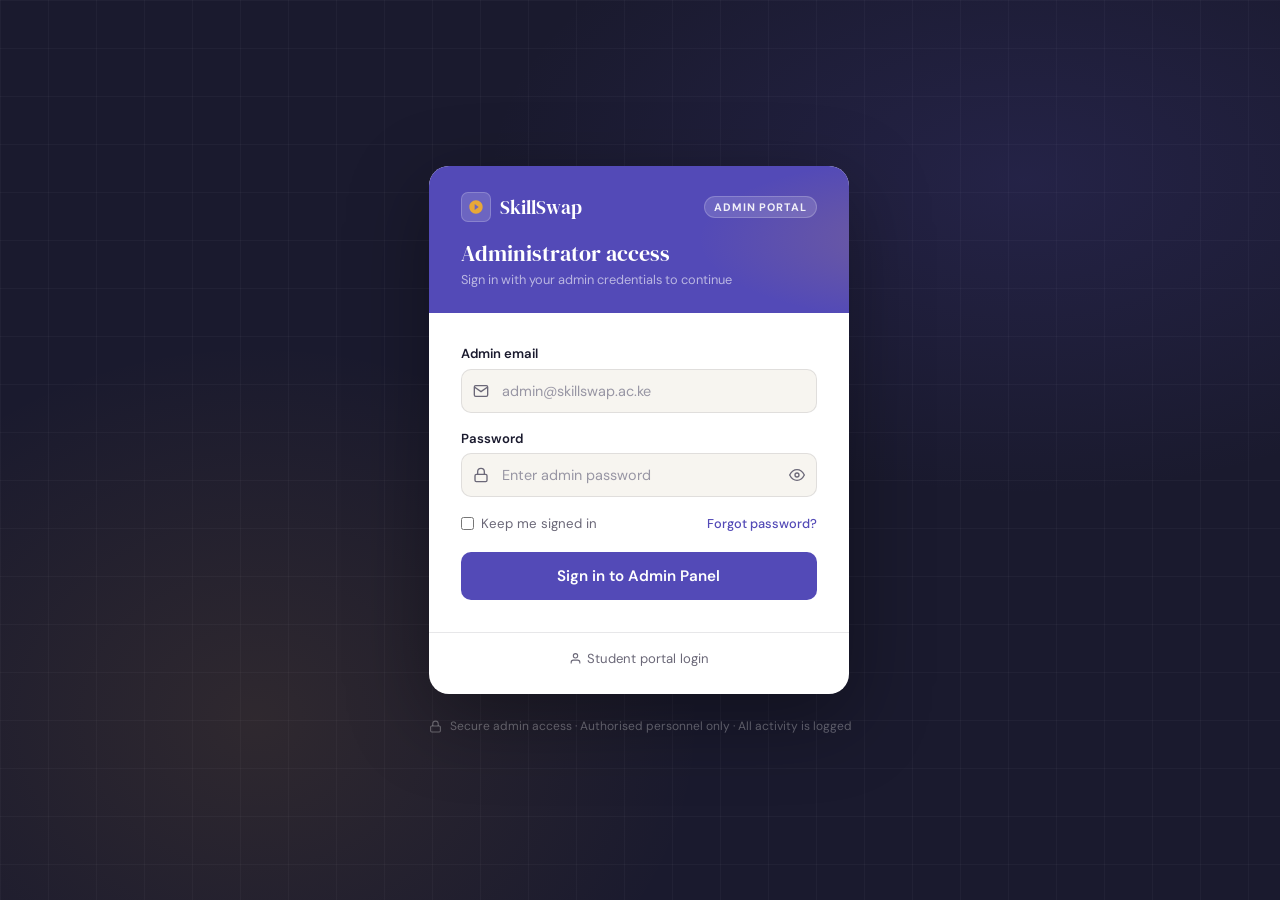
<file: frontend/admin-login.html>
<!DOCTYPE html>
<html lang="en">
<head>
<meta charset="UTF-8">
<meta name="viewport" content="width=device-width, initial-scale=1.0">
<title>Admin Login — SkillSwap</title>
<link href="https://fonts.googleapis.com/css2?family=DM+Serif+Display:ital@0;1&family=DM+Sans:wght@300;400;500;600&display=swap" rel="stylesheet">
<style>
  :root {
    --primary: #1a1a2e;
    --accent: #e8a838;
    --accent-light: #fdf3dc;
    --accent-dark: #c4862a;
    --surface: #f7f5f0;
    --surface-2: #eeeae2;
    --text-main: #1a1a2e;
    --text-muted: #6b6878;
    --text-light: #9896a4;
    --white: #ffffff;
    --border: rgba(26,26,46,0.1);
    --error: #d85a30;
    --error-light: #faece7;
    --admin-accent: #534ab7;
    --admin-light: #eeedfe;
  }
  * { margin:0; padding:0; box-sizing:border-box; }
  body {
    font-family: 'DM Sans', sans-serif;
    background: var(--primary);
    color: var(--text-main);
    min-height: 100vh;
    display: flex; align-items: center; justify-content: center;
    padding: 1rem;
    position: relative; overflow: hidden;
  }

  /* background grid */
  body::before {
    content:''; position:absolute; inset:0;
    background-image: linear-gradient(rgba(255,255,255,0.03) 1px, transparent 1px),
      linear-gradient(90deg, rgba(255,255,255,0.03) 1px, transparent 1px);
    background-size: 48px 48px;
  }
  body::after {
    content:''; position:absolute; inset:0; pointer-events:none;
    background:
      radial-gradient(ellipse 60% 50% at 80% 20%, rgba(83,74,183,0.18) 0%, transparent 70%),
      radial-gradient(ellipse 50% 60% at 20% 80%, rgba(232,168,56,0.1) 0%, transparent 70%);
  }

  .login-card {
    position: relative; z-index: 1;
    background: var(--white); border-radius: 20px;
    width: 100%; max-width: 420px;
    box-shadow: 0 24px 80px rgba(0,0,0,0.35);
    overflow: hidden;
  }

  /* top stripe */
  .card-stripe {
    background: var(--admin-accent);
    padding: 1.6rem 2rem;
    position: relative; overflow: hidden;
  }
  .card-stripe::after {
    content:''; position:absolute; inset:0;
    background: radial-gradient(ellipse 80% 80% at 120% 50%, rgba(232,168,56,0.2) 0%, transparent 70%);
  }
  .stripe-top {
    display: flex; align-items: center; justify-content: space-between;
    position: relative; z-index: 1; margin-bottom: 1rem;
  }
  .stripe-logo {
    display: flex; align-items: center; gap: 9px;
    font-family: 'DM Serif Display', serif;
    font-size: 1.2rem; color: var(--white);
    text-decoration: none;
  }
  .stripe-logo-dot {
    width: 30px; height: 30px; border-radius: 7px;
    background: rgba(255,255,255,0.15);
    border: 1px solid rgba(255,255,255,0.2);
    display: flex; align-items: center; justify-content: center;
  }
  .stripe-logo-dot svg { width: 16px; height: 16px; fill: var(--accent); }
  .admin-badge {
    background: rgba(255,255,255,0.15);
    border: 1px solid rgba(255,255,255,0.2);
    color: rgba(255,255,255,0.9);
    font-size: 0.68rem; font-weight: 700; letter-spacing: 0.08em;
    text-transform: uppercase; padding: 3px 9px; border-radius: 100px;
  }
  .stripe-title {
    font-family: 'DM Serif Display', serif;
    font-size: 1.4rem; color: var(--white);
    position: relative; z-index: 1;
  }
  .stripe-sub { font-size: 0.8rem; color: rgba(255,255,255,0.6); position: relative; z-index: 1; margin-top: 2px; }

  /* form area */
  .card-body { padding: 2rem; }

  .form-group { margin-bottom: 1.1rem; }
  .form-label {
    display: block; font-size: 0.82rem; font-weight: 600;
    color: var(--text-main); margin-bottom: 0.4rem;
  }
  .input-wrap { position: relative; }
  .input-icon {
    position: absolute; left: 12px; top: 50%; transform: translateY(-50%);
    width: 16px; height: 16px; stroke: var(--text-muted); fill: none; stroke-width: 2;
    pointer-events: none;
  }
  .form-input {
    width: 100%; padding: 0.75rem 1rem 0.75rem 2.5rem;
    border: 1.5px solid var(--border); border-radius: 10px;
    background: var(--surface); font-family: 'DM Sans', sans-serif;
    font-size: 0.9rem; color: var(--text-main); outline: none;
    transition: border-color 0.18s, box-shadow 0.18s;
  }
  .form-input:focus { border-color: var(--admin-accent); box-shadow: 0 0 0 3px rgba(83,74,183,0.1); background: var(--white); }
  .form-input::placeholder { color: var(--text-light); }
  .form-input.err { border-color: var(--error); }

  .pass-toggle {
    position: absolute; right: 12px; top: 50%; transform: translateY(-50%);
    background: none; border: none; cursor: pointer;
    color: var(--text-muted); display: flex; align-items: center;
  }
  .pass-toggle:hover { color: var(--primary); }
  .pass-toggle svg { width: 16px; height: 16px; stroke: currentColor; fill: none; stroke-width: 2; }

  .err-msg {
    display: none; color: var(--error); font-size: 0.75rem;
    margin-top: 0.3rem; align-items: center; gap: 4px;
  }
  .err-msg.show { display: flex; }

  .alert {
    display: none; padding: 0.8rem 1rem; border-radius: 9px;
    font-size: 0.84rem; margin-bottom: 1rem; align-items: center; gap: 8px;
  }
  .alert.show { display: flex; }
  .alert-error { background: var(--error-light); color: var(--error); border: 1px solid rgba(216,90,48,0.2); }
  .alert-success { background: #e1f5ee; color: #0f6e56; border: 1px solid rgba(29,158,117,0.2); }
  .alert svg { width: 15px; height: 15px; stroke: currentColor; fill: none; stroke-width: 2; flex-shrink: 0; }

  .btn-submit {
    width: 100%; padding: 0.875rem;
    background: var(--admin-accent); color: var(--white);
    border: none; border-radius: 10px;
    font-family: 'DM Sans', sans-serif;
    font-size: 0.95rem; font-weight: 600; cursor: pointer;
    transition: all 0.2s; margin-top: 0.25rem;
    display: flex; align-items: center; justify-content: center; gap: 8px;
  }
  .btn-submit:hover { background: #3c3489; transform: translateY(-1px); }
  .btn-submit:disabled { opacity: 0.7; pointer-events: none; }

  .card-footer {
    padding: 1rem 2rem 1.5rem;
    text-align: center; border-top: 1px solid var(--border);
  }
  .card-footer a {
    font-size: 0.82rem; color: var(--text-muted);
    text-decoration: none; display: inline-flex; align-items: center; gap: 5px;
  }
  .card-footer a:hover { color: var(--primary); }
  .card-footer a svg { width: 13px; height: 13px; stroke: currentColor; fill: none; stroke-width: 2; }

  /* security notice */
  .security-notice {
    position: relative; z-index: 1;
    display: flex; align-items: center; gap: 8px;
    margin-top: 1.5rem; font-size: 0.75rem; color: rgba(255,255,255,0.3);
  }
  .security-notice svg { width: 13px; height: 13px; stroke: currentColor; fill: none; stroke-width: 2; flex-shrink: 0; }

  @keyframes spin { to { transform: rotate(360deg); } }
</style>
</head>
<body>

<div>
  <div class="login-card">
    <div class="card-stripe">
      <div class="stripe-top">
        <a href="index.html" class="stripe-logo">
          <div class="stripe-logo-dot"><svg viewBox="0 0 24 24"><path d="M12 2C6.48 2 2 6.48 2 12s4.48 10 10 10 10-4.48 10-10S17.52 2 12 2zm-2 14.5v-9l6 4.5-6 4.5z"/></svg></div>
          SkillSwap
        </a>
        <span class="admin-badge">Admin Portal</span>
      </div>
      <div class="stripe-title">Administrator access</div>
      <div class="stripe-sub">Sign in with your admin credentials to continue</div>
    </div>

    <div class="card-body">
      <div class="alert alert-error" id="alertError">
        <svg viewBox="0 0 24 24"><circle cx="12" cy="12" r="10"/><line x1="12" y1="8" x2="12" y2="12"/><line x1="12" y1="16" x2="12.01" y2="16"/></svg>
        <span id="alertMsg">Invalid admin credentials. Please try again.</span>
      </div>
      <div class="alert alert-success" id="alertSuccess">
        <svg viewBox="0 0 24 24"><path d="M9 11l3 3L22 4"/></svg>
        Authentication successful. Loading admin panel…
      </div>

      <form id="adminForm" novalidate>
        <div class="form-group">
          <label class="form-label">Admin email</label>
          <div class="input-wrap">
            <svg class="input-icon" viewBox="0 0 24 24"><path d="M4 4h16c1.1 0 2 .9 2 2v12c0 1.1-.9 2-2 2H4c-1.1 0-2-.9-2-2V6c0-1.1.9-2 2-2z"/><polyline points="22,6 12,13 2,6"/></svg>
            <input type="email" class="form-input" id="adminEmail" placeholder="admin@skillswap.ac.ke" autocomplete="username">
          </div>
          <div class="err-msg" id="emailErr">
            <svg width="11" height="11" viewBox="0 0 24 24" fill="currentColor"><path d="M12 2C6.48 2 2 6.48 2 12s4.48 10 10 10 10-4.48 10-10S17.52 2 12 2zm1 15h-2v-2h2v2zm0-4h-2V7h2v6z"/></svg>
            Enter a valid email address.
          </div>
        </div>

        <div class="form-group">
          <label class="form-label">Password</label>
          <div class="input-wrap">
            <svg class="input-icon" viewBox="0 0 24 24"><rect x="3" y="11" width="18" height="11" rx="2" ry="2"/><path d="M7 11V7a5 5 0 0 1 10 0v4"/></svg>
            <input type="password" class="form-input" id="adminPass" placeholder="Enter admin password" autocomplete="current-password">
            <button type="button" class="pass-toggle" onclick="togglePass()">
              <svg id="eyeIcon" viewBox="0 0 24 24"><path d="M1 12s4-8 11-8 11 8 11 8-4 8-11 8-11-8-11-8z"/><circle cx="12" cy="12" r="3"/></svg>
            </button>
          </div>
          <div class="err-msg" id="passErr">
            <svg width="11" height="11" viewBox="0 0 24 24" fill="currentColor"><path d="M12 2C6.48 2 2 6.48 2 12s4.48 10 10 10 10-4.48 10-10S17.52 2 12 2zm1 15h-2v-2h2v2zm0-4h-2V7h2v6z"/></svg>
            Password is required.
          </div>
        </div>

        <div style="display:flex;align-items:center;justify-content:space-between;margin-bottom:1.25rem;">
          <label style="display:flex;align-items:center;gap:7px;font-size:0.83rem;color:var(--text-muted);cursor:pointer;">
            <input type="checkbox" style="accent-color:var(--admin-accent);"> Keep me signed in
          </label>
          <a href="#" style="font-size:0.8rem;color:var(--admin-accent);text-decoration:none;font-weight:500;">Forgot password?</a>
        </div>

        <button type="submit" class="btn-submit" id="submitBtn">
          <span id="btnLabel">Sign in to Admin Panel</span>
          <svg id="btnSpin" style="display:none;animation:spin 0.8s linear infinite;" width="17" height="17" viewBox="0 0 24 24" fill="none" stroke="currentColor" stroke-width="2.5"><path d="M12 2v4M12 18v4M4.93 4.93l2.83 2.83M16.24 16.24l2.83 2.83M2 12h4M18 12h4M4.93 19.07l2.83-2.83M16.24 7.76l2.83-2.83"/></svg>
        </button>
      </form>
    </div>

    <div class="card-footer">
      <a href="login.html">
        <svg viewBox="0 0 24 24"><path d="M20 21v-2a4 4 0 0 0-4-4H8a4 4 0 0 0-4 4v2"/><circle cx="12" cy="7" r="4"/></svg>
        Student portal login
      </a>
    </div>
  </div>

  <div class="security-notice">
    <svg viewBox="0 0 24 24"><rect x="3" y="11" width="18" height="11" rx="2"/><path d="M7 11V7a5 5 0 0 1 10 0v4"/></svg>
    Secure admin access · Authorised personnel only · All activity is logged
  </div>
</div>


<script src="api.js"></script>
<script>
  // ── Toggle password visibility ─────────────────────────────────────
  function togglePass() {
    const inp  = document.getElementById('adminPass');
    const icon = document.getElementById('eyeIcon');
    inp.type = inp.type === 'password' ? 'text' : 'password';
    icon.innerHTML = inp.type === 'text'
      ? '<path d="M17.94 17.94A10.07 10.07 0 0 1 12 20c-7 0-11-8-11-8a18.45 18.45 0 0 1 5.06-5.94M9.9 4.24A9.12 9.12 0 0 1 12 4c7 0 11 8 11 8a18.5 18.5 0 0 1-2.16 3.19m-6.72-1.07a3 3 0 1 1-4.24-4.24"/><line x1="1" y1="1" x2="23" y2="23"/>'
      : '<path d="M1 12s4-8 11-8 11 8 11 8-4 8-11 8-11-8-11-8z"/><circle cx="12" cy="12" r="3"/>';
  }

  // ── Admin login — real API call ─────────────────────────────────────
  document.getElementById('adminForm').addEventListener('submit', async function(e) {
    e.preventDefault();

    const email = document.getElementById('adminEmail').value.trim();
    const pass  = document.getElementById('adminPass').value;

    // Hide any previous alerts
    document.getElementById('alertError').classList.remove('show');
    document.getElementById('alertSuccess').classList.remove('show');

    // Client-side validation
    let valid = true;
    if (!/^[^\s@]+@[^\s@]+\.[^\s@]+$/.test(email)) {
      document.getElementById('emailErr').classList.add('show');
      document.getElementById('adminEmail').classList.add('err');
      valid = false;
    } else {
      document.getElementById('emailErr').classList.remove('show');
      document.getElementById('adminEmail').classList.remove('err');
    }
    if (!pass) {
      document.getElementById('passErr').classList.add('show');
      document.getElementById('adminPass').classList.add('err');
      valid = false;
    } else {
      document.getElementById('passErr').classList.remove('show');
      document.getElementById('adminPass').classList.remove('err');
    }
    if (!valid) return;

    // Show spinner
    const btn = document.getElementById('submitBtn');
    btn.disabled = true;
    document.getElementById('btnLabel').textContent = 'Authenticating…';
    document.getElementById('btnSpin').style.display = 'block';

    try {
      // Call the real backend
      const data = await AuthAPI.login({ email, password: pass });

      // FIX: reject non-admin accounts immediately
      if (!data || data.role !== 'ADMIN') {
        throw new Error('This account does not have admin access.');
      }

      // Store the JWT session
      Auth.setSession(data);

      // Show success then redirect
      document.getElementById('alertSuccess').classList.add('show');
      setTimeout(() => window.location.href = 'admin-dashboard.html', 1200);

    } catch (err) {
      // Show error message from backend or our own check
      const msgEl = document.getElementById('alertMsg');
      if (msgEl) msgEl.textContent = err.message || 'Invalid admin credentials.';
      document.getElementById('alertError').classList.add('show');
    } finally {
      btn.disabled = false;
      document.getElementById('btnLabel').textContent = 'Sign in to Admin Panel';
      document.getElementById('btnSpin').style.display = 'none';
    }
  });
</script>
</body>
</html>
</file>
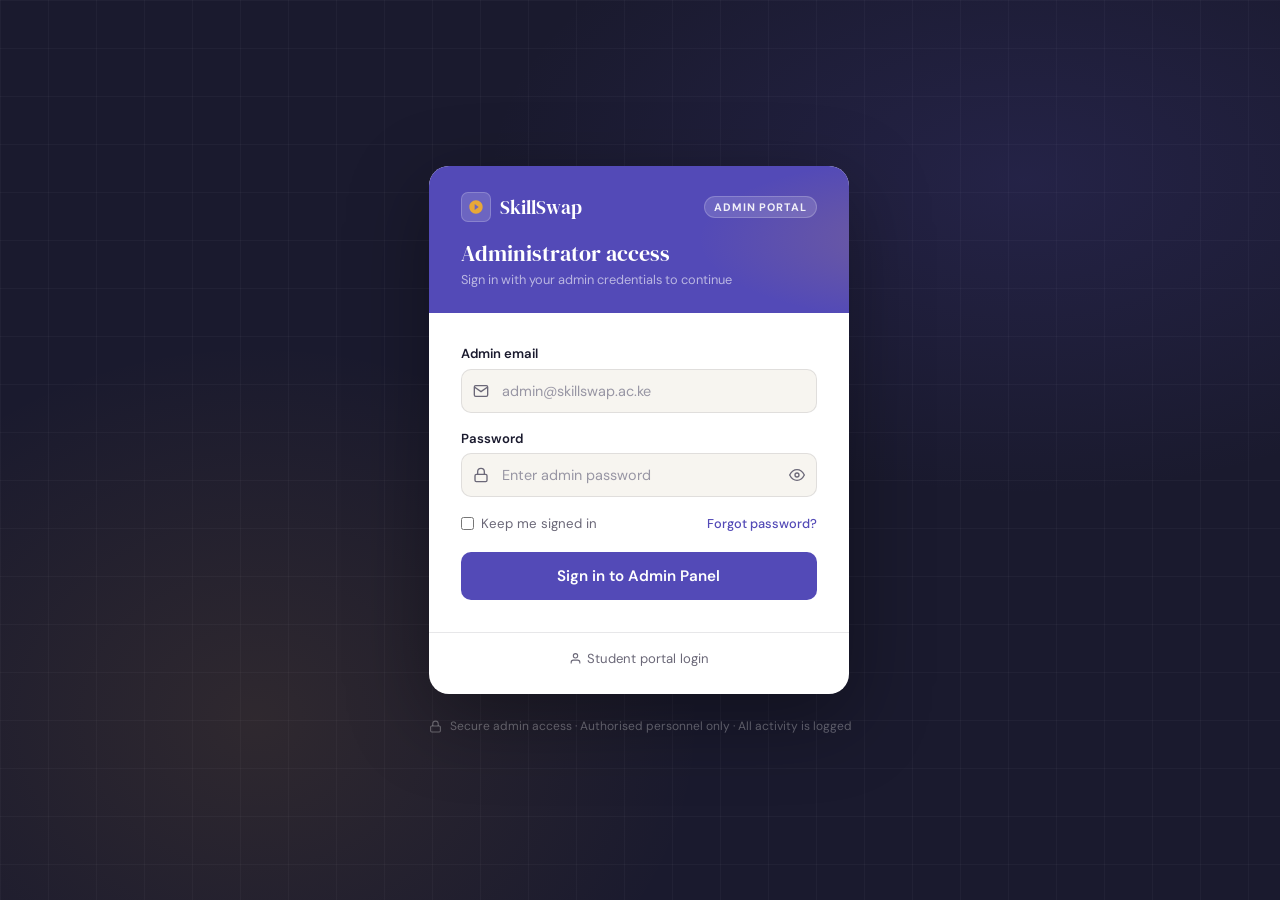
<file: frontend/admin-skills.html>
<!DOCTYPE html>
<html lang="en">
<head>
<meta charset="UTF-8">
<meta name="viewport" content="width=device-width, initial-scale=1.0">
<title>Skill Listings — SkillSwap Admin</title>
<link rel="stylesheet" href="admin-shell.css">
<style>
  .filter-bar { background:var(--white);border:1px solid var(--border);border-radius:14px;padding:1rem 1.5rem;display:flex;gap:0.75rem;align-items:flex-end;flex-wrap:wrap;margin-bottom:1.5rem; }
  .search-wrap { flex:1;min-width:200px;position:relative; }
  .search-icon { position:absolute;left:11px;top:50%;transform:translateY(-50%);width:15px;height:15px;stroke:var(--text-muted);fill:none;stroke-width:2;pointer-events:none; }
  .search-input { width:100%;padding:0.65rem 1rem 0.65rem 2.3rem;border:1.5px solid var(--border);border-radius:9px;background:var(--surface);font-family:'DM Sans',sans-serif;font-size:0.875rem;color:var(--text-main);outline:none;transition:border-color 0.15s; }
  .search-input:focus { border-color:var(--admin-accent);background:var(--white); }
  .filter-select { padding:0.65rem 2rem 0.65rem 0.85rem;border:1.5px solid var(--border);border-radius:9px;background:var(--surface);font-family:'DM Sans',sans-serif;font-size:0.845rem;color:var(--text-muted);outline:none;cursor:pointer;appearance:none;background-image:url("data:image/svg+xml,%3Csvg xmlns='http://www.w3.org/2000/svg' width='12' height='12' viewBox='0 0 24 24' fill='none' stroke='%236b6878' stroke-width='2'%3E%3Cpolyline points='6 9 12 15 18 9'/%3E%3C/svg%3E");background-repeat:no-repeat;background-position:right 8px center; }

  /* Skill listing card for moderation */
  .skill-mod-card { background:var(--white);border:1px solid var(--border);border-radius:14px;padding:1.25rem 1.5rem;margin-bottom:1rem;transition:all 0.2s; }
  .skill-mod-card:hover { box-shadow:0 3px 14px rgba(26,26,46,0.07); }
  .skill-mod-card.flagged { border-color:rgba(216,90,48,0.35);background:rgba(250,236,231,0.25); }
  .smc-top { display:flex;align-items:flex-start;justify-content:space-between;gap:1rem;margin-bottom:0.85rem;flex-wrap:wrap; }
  .smc-left { display:flex;align-items:center;gap:12px; }
  .smc-title { font-size:1rem;font-weight:700;color:var(--primary);margin-bottom:2px; }
  .smc-meta { font-size:0.78rem;color:var(--text-muted); }
  .smc-desc { font-size:0.84rem;color:var(--text-muted);line-height:1.65;margin-bottom:0.9rem; }
  .smc-footer { display:flex;align-items:center;justify-content:space-between;flex-wrap:wrap;gap:0.6rem; }
  .flag-reason { background:var(--coral-light);color:var(--coral);border:1px solid rgba(216,90,48,0.2);border-radius:8px;padding:0.5rem 0.85rem;font-size:0.8rem;display:flex;align-items:center;gap:6px;margin-bottom:0.85rem; }
  .flag-reason svg { width:14px;height:14px;stroke:currentColor;fill:none;stroke-width:2;flex-shrink:0; }

  /* Tabs */
  .tabs { display:flex;gap:0;background:var(--white);border:1px solid var(--border);border-radius:10px;padding:4px;width:fit-content;margin-bottom:1.75rem; }
  .tab { padding:0.5rem 1.2rem;border-radius:7px;font-size:0.875rem;font-weight:500;color:var(--text-muted);cursor:pointer;transition:all 0.18s;border:none;background:transparent;font-family:'DM Sans',sans-serif;display:flex;align-items:center;gap:6px; }
  .tab:hover { color:var(--text-main); }
  .tab.active { background:var(--primary);color:var(--white); }
  .tab-badge { font-size:0.68rem;font-weight:700;padding:1px 6px;border-radius:100px;line-height:1.4; }
  .tab.active .tab-badge { background:rgba(255,255,255,0.2);color:var(--white); }
  .tab:not(.active) .tab-badge { background:var(--coral-light);color:var(--coral); }
  .tab-panel { display:none; }
  .tab-panel.active { display:block; }
</style>
</head>
<body>

<div class="sidebar-overlay" id="overlay" onclick="closeSidebar()"></div>

<!-- SIDEBAR -->
<aside class="sidebar" id="sidebar">
  <div class="sidebar-header">
    <a href="index.html" class="sidebar-logo"><div class="logo-dot"><svg viewBox="0 0 24 24"><path d="M12 2C6.48 2 2 6.48 2 12s4.48 10 10 10 10-4.48 10-10S17.52 2 12 2zm-2 14.5v-9l6 4.5-6 4.5z"/></svg></div>SkillSwap</a>
    <div class="admin-tag">Admin Panel</div>
  </div>
  <div class="sidebar-admin-info"><div class="admin-avatar">SA</div><div><div class="admin-name">Super Admin</div><div class="admin-role">System Administrator</div></div></div>
  <nav class="sidebar-nav">
    <div class="nav-section-label">Overview</div>
    <a href="admin-dashboard.html" class="nav-item"><svg viewBox="0 0 24 24" style="stroke:currentColor;fill:none;stroke-width:2;"><rect x="3" y="3" width="7" height="7" rx="1"/><rect x="14" y="3" width="7" height="7" rx="1"/><rect x="3" y="14" width="7" height="7" rx="1"/><rect x="14" y="14" width="7" height="7" rx="1"/></svg>Dashboard</a>
    <a href="admin-users.html" class="nav-item"><svg viewBox="0 0 24 24" style="stroke:currentColor;fill:none;stroke-width:2;"><path d="M17 21v-2a4 4 0 0 0-4-4H5a4 4 0 0 0-4 4v2"/><circle cx="9" cy="7" r="4"/></svg>Users<span class="nav-badge">5</span></a>
    <div class="nav-section-label">Content</div>
    <a href="admin-skills.html" class="nav-item active"><svg viewBox="0 0 24 24" style="stroke:currentColor;fill:none;stroke-width:2;"><polygon points="12 2 15.09 8.26 22 9.27 17 14.14 18.18 21.02 12 17.77 5.82 21.02 7 14.14 2 9.27 8.91 8.26 12 2"/></svg>Skill Listings<span class="nav-badge warn">2</span></a>
    <a href="admin-sessions.html" class="nav-item"><svg viewBox="0 0 24 24" style="stroke:currentColor;fill:none;stroke-width:2;"><rect x="3" y="4" width="18" height="18" rx="2"/><line x1="16" y1="2" x2="16" y2="6"/><line x1="8" y1="2" x2="8" y2="6"/><line x1="3" y1="10" x2="21" y2="10"/></svg>Sessions</a>
    <a href="admin-feedback.html" class="nav-item"><svg viewBox="0 0 24 24" style="stroke:currentColor;fill:none;stroke-width:2;"><path d="M21 15a2 2 0 0 1-2 2H7l-4 4V5a2 2 0 0 1 2-2h14a2 2 0 0 1 2 2z"/></svg>Feedback</a>
    <div class="nav-section-label">System</div>
    <a href="admin-reports.html" class="nav-item"><svg viewBox="0 0 24 24" style="stroke:currentColor;fill:none;stroke-width:2;"><line x1="18" y1="20" x2="18" y2="10"/><line x1="12" y1="20" x2="12" y2="4"/><line x1="6" y1="20" x2="6" y2="14"/></svg>Reports</a>
  </nav>
  <div class="sidebar-footer"><a href="admin-login.html" class="nav-item"><svg viewBox="0 0 24 24" style="stroke:currentColor;fill:none;stroke-width:2;"><path d="M9 21H5a2 2 0 0 1-2-2V5a2 2 0 0 1 2-2h4"/><polyline points="16 17 21 12 16 7"/><line x1="21" y1="12" x2="9" y2="12"/></svg>Sign out</a></div>
</aside>

<!-- MAIN -->
<div class="main-wrap">
  <header class="topbar">
    <div class="topbar-left">
      <button class="topbar-btn mobile-menu-btn" onclick="openSidebar()"><svg viewBox="0 0 24 24"><line x1="3" y1="6" x2="21" y2="6"/><line x1="3" y1="12" x2="21" y2="12"/><line x1="3" y1="18" x2="21" y2="18"/></svg></button>
      <div><div class="topbar-title">Skill Listings</div><div class="breadcrumb"><a href="admin-dashboard.html">Dashboard</a> / Skill Listings</div></div>
    </div>
  </header>

  <main class="page-content">

    <div class="stats-row">
      <div class="stat-card"><div class="stat-card-top"><div class="stat-icon" style="background:var(--admin-light);"><svg viewBox="0 0 24 24" style="stroke:var(--admin-accent);fill:none;stroke-width:2;"><polygon points="12 2 15.09 8.26 22 9.27 17 14.14 18.18 21.02 12 17.77 5.82 21.02 7 14.14 2 9.27 8.91 8.26 12 2"/></svg></div><span class="stat-delta delta-up">+8 this week</span></div><div class="stat-num">94</div><div class="stat-label">Total active listings</div></div>
      <div class="stat-card"><div class="stat-card-top"><div class="stat-icon" style="background:var(--coral-light);"><svg viewBox="0 0 24 24" style="stroke:var(--coral);fill:none;stroke-width:2;"><path d="M10.29 3.86L1.82 18a2 2 0 0 0 1.71 3h16.94a2 2 0 0 0 1.71-3L13.71 3.86a2 2 0 0 0-3.42 0z"/></svg></div><span class="stat-delta delta-down">Needs review</span></div><div class="stat-num">2</div><div class="stat-label">Flagged listings</div></div>
      <div class="stat-card"><div class="stat-card-top"><div class="stat-icon" style="background:var(--surface-2);"><svg viewBox="0 0 24 24" style="stroke:var(--text-muted);fill:none;stroke-width:2;"><circle cx="12" cy="12" r="10"/><line x1="4.93" y1="4.93" x2="19.07" y2="19.07"/></svg></div><span class="stat-delta delta-neutral">All time</span></div><div class="stat-num">7</div><div class="stat-label">Listings removed</div></div>
      <div class="stat-card"><div class="stat-card-top"><div class="stat-icon" style="background:var(--teal-light);"><svg viewBox="0 0 24 24" style="stroke:#0f6e56;fill:none;stroke-width:2;"><rect x="3" y="4" width="18" height="18" rx="2"/><line x1="3" y1="10" x2="21" y2="10"/></svg></div><span class="stat-delta delta-up">+31 this week</span></div><div class="stat-num">412</div><div class="stat-label">Total sessions from listings</div></div>
    </div>

    <div class="tabs">
      <button class="tab active" onclick="switchTab('flagged',this)">Flagged <span class="tab-badge">2</span></button>
      <button class="tab" onclick="switchTab('all',this)">All listings <span class="tab-badge" style="background:var(--surface-2);color:var(--text-muted);">94</span></button>
    </div>

    <!-- FLAGGED TAB -->
    <div class="tab-panel active" id="tab-flagged">

      <div style="background:var(--coral-light);border:1px solid rgba(216,90,48,0.25);border-radius:10px;padding:0.85rem 1rem;display:flex;align-items:center;gap:10px;margin-bottom:1.5rem;font-size:0.84rem;color:var(--coral);">
        <svg width="16" height="16" viewBox="0 0 24 24" fill="none" stroke="currentColor" stroke-width="2"><path d="M10.29 3.86L1.82 18a2 2 0 0 0 1.71 3h16.94a2 2 0 0 0 1.71-3L13.71 3.86a2 2 0 0 0-3.42 0z"/></svg>
        These listings have been reported by students and require admin review. Remove any that violate platform rules.
      </div>

      <!-- Flagged card 1 -->
      <div class="skill-mod-card flagged" id="flag1">
        <div class="smc-top">
          <div class="smc-left">
            <div class="avatar avatar-md" style="background:#fcebeb;color:#a32d2d;">??</div>
            <div>
              <div class="smc-title">Easy Money Fast — Guaranteed!</div>
              <div class="smc-meta">Posted by <strong>spam_user_94</strong> · <a href="/cdn-cgi/l/email-protection" class="__cf_email__" data-cfemail="b4c7c4d5d98d80f4dadbc0c6d1d5d89ad7dbd9">[email&#160;protected]</a> · 2 days ago</div>
            </div>
          </div>
          <div style="display:flex;gap:6px;flex-wrap:wrap;align-items:flex-start;">
            <span class="badge badge-red">Flagged ×2</span>
            <span class="badge badge-gray">Suspended user</span>
          </div>
        </div>
        <div class="flag-reason">
          <svg viewBox="0 0 24 24"><path d="M10.29 3.86L1.82 18a2 2 0 0 0 1.71 3h16.94a2 2 0 0 0 1.71-3L13.71 3.86a2 2 0 0 0-3.42 0z"/></svg>
          Reported reasons: <strong>Spam/Fraudulent content</strong> by 2 users — "This has nothing to do with skills" and "Looks like a scam."
        </div>
        <div class="smc-desc">"I will teach you how to make KSH 50,000 per week doing nothing. Contact me immediately for my secret method. Not available anywhere else. Act fast! Limited slots only!!!"</div>
        <div class="smc-footer">
          <div style="display:flex;gap:6px;flex-wrap:wrap;">
            <span class="badge badge-gray">Category: Other</span>
            <span class="badge badge-gray">0 sessions</span>
          </div>
          <div style="display:flex;gap:6px;">
            <button class="btn btn-outline btn-sm" onclick="clearFlag('flag1')">Clear flag (keep listing)</button>
            <button class="btn btn-warn btn-sm" onclick="warnUser('flag1')">Warn user</button>
            <button class="btn btn-danger btn-sm" onclick="removeListing('flag1', 'Easy Money Fast')">Remove listing</button>
          </div>
        </div>
      </div>

      <!-- Flagged card 2 -->
      <div class="skill-mod-card flagged" id="flag2">
        <div class="smc-top">
          <div class="smc-left">
            <div class="avatar avatar-md av-blue">BO</div>
            <div>
              <div class="smc-title">Python Programming — Advanced</div>
              <div class="smc-meta">Posted by <strong>Brian Otieno</strong> · <a href="/cdn-cgi/l/email-protection" class="__cf_email__" data-cfemail="4220302b232c6c2d362b272c2d0221232f3237316c23216c2927">[email&#160;protected]</a> · 5 days ago</div>
            </div>
          </div>
          <div style="display:flex;gap:6px;flex-wrap:wrap;align-items:flex-start;">
            <span class="badge badge-amber">Flagged ×1</span>
            <span class="badge badge-teal">Active user</span>
          </div>
        </div>
        <div class="flag-reason">
          <svg viewBox="0 0 24 24"><path d="M10.29 3.86L1.82 18a2 2 0 0 0 1.71 3h16.94a2 2 0 0 0 1.71-3L13.71 3.86a2 2 0 0 0-3.42 0z"/></svg>
          Reported reason: <strong>Duplicate listing</strong> — "This is identical to Amara Kofi's Python listing."
        </div>
        <div class="smc-desc">"I teach Python programming — data structures, algorithms, Pandas, NumPy. Great for CS students or anyone doing data science coursework. Available weekday evenings."</div>
        <div class="smc-footer">
          <div style="display:flex;gap:6px;flex-wrap:wrap;">
            <span class="badge badge-teal">Programming</span>
            <span class="badge badge-gray">0 sessions</span>
            <span class="badge badge-gray">Intermediate</span>
          </div>
          <div style="display:flex;gap:6px;">
            <button class="btn btn-outline btn-sm" onclick="clearFlag('flag2')">Clear flag (keep listing)</button>
            <button class="btn btn-warn btn-sm" onclick="warnUser('flag2')">Warn user</button>
            <button class="btn btn-danger btn-sm" onclick="removeListing('flag2', 'Brian\'s Python listing')">Remove listing</button>
          </div>
        </div>
      </div>
    </div>

    <!-- ALL LISTINGS TAB -->
    <div class="tab-panel" id="tab-all">
      <div class="filter-bar">
        <div class="search-wrap">
          <svg class="search-icon" viewBox="0 0 24 24"><circle cx="11" cy="11" r="8"/><line x1="21" y1="21" x2="16.65" y2="16.65"/></svg>
          <input type="text" class="search-input" placeholder="Search skill name or author…">
        </div>
        <select class="filter-select"><option>All categories</option><option>Programming</option><option>Design</option><option>Mathematics</option><option>Languages</option><option>Business</option><option>Science</option></select>
        <select class="filter-select"><option>All statuses</option><option>Active</option><option>Paused</option><option>Flagged</option></select>
      </div>
      <div class="card">
        <table class="data-table">
          <thead><tr><th>Skill</th><th>Owner</th><th>Category</th><th>Sessions</th><th>Rating</th><th>Status</th><th>Listed</th><th>Actions</th></tr></thead>
          <tbody>
            <tr><td><strong>Python Programming</strong></td><td><div class="flex-center"><div class="avatar avatar-sm av-teal" style="font-size:0.62rem;">AK</div>Amara Kofi</div></td><td><span class="badge badge-teal">Programming</span></td><td>12</td><td><span style="color:var(--accent);">★</span> 4.9</td><td><span class="badge badge-teal">Active</span></td><td style="color:var(--text-muted);font-size:0.8rem;">Feb 2025</td><td><div class="td-actions"><button class="btn btn-outline btn-sm">View</button><button class="btn btn-danger btn-sm" onclick="showToast('Listing removed.')">Remove</button></div></td></tr>
            <tr><td><strong>Figma & UI/UX Design</strong></td><td><div class="flex-center"><div class="avatar avatar-sm av-amber" style="font-size:0.62rem;">MJ</div>Maya Juma</div></td><td><span class="badge badge-amber">Design</span></td><td>8</td><td><span style="color:var(--accent);">★</span> 4.8</td><td><span class="badge badge-teal">Active</span></td><td style="color:var(--text-muted);font-size:0.8rem;">Mar 2025</td><td><div class="td-actions"><button class="btn btn-outline btn-sm">View</button><button class="btn btn-danger btn-sm" onclick="showToast('Listing removed.')">Remove</button></div></td></tr>
            <tr><td><strong>Calculus & Linear Algebra</strong></td><td><div class="flex-center"><div class="avatar avatar-sm av-coral" style="font-size:0.62rem;">TN</div>Tom Ndege</div></td><td><span class="badge badge-coral">Mathematics</span></td><td>15</td><td><span style="color:var(--accent);">★</span> 4.7</td><td><span class="badge badge-teal">Active</span></td><td style="color:var(--text-muted);font-size:0.8rem;">Jan 2025</td><td><div class="td-actions"><button class="btn btn-outline btn-sm">View</button><button class="btn btn-danger btn-sm" onclick="showToast('Listing removed.')">Remove</button></div></td></tr>
            <tr><td><strong>French Language</strong></td><td><div class="flex-center"><div class="avatar avatar-sm av-purple" style="font-size:0.62rem;">BW</div>Beatrice Wanjiku</div></td><td><span class="badge badge-purple">Languages</span></td><td>6</td><td><span style="color:var(--accent);">★</span> 5.0</td><td><span class="badge badge-teal">Active</span></td><td style="color:var(--text-muted);font-size:0.8rem;">Feb 2025</td><td><div class="td-actions"><button class="btn btn-outline btn-sm">View</button><button class="btn btn-danger btn-sm" onclick="showToast('Listing removed.')">Remove</button></div></td></tr>
            <tr><td><strong>Financial Accounting</strong></td><td><div class="flex-center"><div class="avatar avatar-sm av-blue" style="font-size:0.62rem;">DS</div>Daniel Simiyu</div></td><td><span class="badge badge-blue">Business</span></td><td>9</td><td><span style="color:var(--accent);">★</span> 4.6</td><td><span class="badge badge-teal">Active</span></td><td style="color:var(--text-muted);font-size:0.8rem;">Apr 2025</td><td><div class="td-actions"><button class="btn btn-outline btn-sm">View</button><button class="btn btn-danger btn-sm" onclick="showToast('Listing removed.')">Remove</button></div></td></tr>
            <tr><td><strong>Cell Biology & Genetics</strong></td><td><div class="flex-center"><div class="avatar avatar-sm av-green" style="font-size:0.62rem;">FO</div>Faith Otieno</div></td><td><span class="badge badge-green">Science</span></td><td>11</td><td><span style="color:var(--accent);">★</span> 4.9</td><td><span class="badge badge-teal">Active</span></td><td style="color:var(--text-muted);font-size:0.8rem;">Mar 2025</td><td><div class="td-actions"><button class="btn btn-outline btn-sm">View</button><button class="btn btn-danger btn-sm" onclick="showToast('Listing removed.')">Remove</button></div></td></tr>
            <tr><td><strong>Data Analysis</strong></td><td><div class="flex-center"><div class="avatar avatar-sm av-teal" style="font-size:0.62rem;">AK</div>Amara Kofi</div></td><td><span class="badge badge-amber">Analytics</span></td><td>5</td><td><span style="color:var(--accent);">★</span> 4.8</td><td><span class="badge badge-teal">Active</span></td><td style="color:var(--text-muted);font-size:0.8rem;">Feb 2025</td><td><div class="td-actions"><button class="btn btn-outline btn-sm">View</button><button class="btn btn-danger btn-sm" onclick="showToast('Listing removed.')">Remove</button></div></td></tr>
          </tbody>
        </table>
      </div>
    </div>
  </main>
</div>

<div class="toast" id="toast"><svg viewBox="0 0 24 24"><path d="M9 11l3 3L22 4"/></svg><span id="toastMsg">Done!</span></div>


<script src="api.js"></script>
<script>
  function openSidebar() { document.getElementById('sidebar').classList.add('open'); document.getElementById('overlay').classList.add('open'); }
  function closeSidebar() { document.getElementById('sidebar').classList.remove('open'); document.getElementById('overlay').classList.remove('open'); }
  function showToast(msg) { const t = document.getElementById('toast'); document.getElementById('toastMsg').textContent = msg; t.classList.add('show'); setTimeout(() => t.classList.remove('show'), 3500); }
  function switchTab(name, btn) {
    document.querySelectorAll('.tab').forEach(t => t.classList.remove('active'));
    document.querySelectorAll('.tab-panel').forEach(p => p.classList.remove('active'));
    btn.classList.add('active'); document.getElementById('tab-' + name).classList.add('active');
  }

  // ── FIX: logout ─────────────────────────────────────────────────────
  document.querySelectorAll('a[href="admin-login.html"], a[href="login.html"]').forEach(el => {
    el.addEventListener('click', e => { e.preventDefault(); Auth.clear(); window.location.href = 'admin-login.html'; });
  });

  (async () => {
    Auth.requireAuth();
    Auth.requireAdmin();

    const user = Auth.getUser();
    const adminNameEl = document.querySelector('.admin-name');
    const adminAvatarEl = document.querySelector('.admin-avatar');
    if (adminNameEl && user) adminNameEl.textContent = user.name || 'Admin';
    if (adminAvatarEl && user) adminAvatarEl.textContent = initials(user.name || 'Admin');

    try {
      const [flagged, allListings] = await Promise.all([
        AdminAPI.flaggedListings(),
        AdminAPI.listings(),
      ]);

      const statNums = document.querySelectorAll('.stat-num');
      if (statNums[0]) statNums[0].textContent = allListings.length;
      if (statNums[1]) statNums[1].textContent = flagged.length;

      // Update tab badge
      const badges = document.querySelectorAll('.tab-badge');
      if (badges[0]) badges[0].textContent = flagged.length;

      // Render flagged tab — FIX: use userId/teacherName not ownerId/ownerName
      const flagTab = document.getElementById('tab-flagged');
      flagTab.querySelectorAll('.skill-mod-card').forEach(c => c.remove());

      if (!flagged.length) {
        const ok = document.createElement('div');
        ok.innerHTML = '<div style="text-align:center;padding:2rem;color:var(--text-muted);font-size:.875rem;">✅ No flagged listings — everything looks clean.</div>';
        flagTab.appendChild(ok);
      } else {
        flagged.forEach(l => {
          const div = document.createElement('div');
          div.className = 'skill-mod-card';
          div.id = `flag-live-${l.id}`;
          div.innerHTML = `
            <div class="smc-header">
              <div class="smc-left">
                <div class="avatar avatar-sm ${avColor(l.userId)}" style="font-size:0.65rem;">${initials(l.teacherName)}</div>
                <div>
                  <div class="smc-title">${l.title}</div>
                  <div class="smc-meta">${l.teacherName} · ${cap(l.category)}</div>
                </div>
              </div>
              <span class="badge badge-coral">Flagged</span>
            </div>
            ${l.flagReason ? `<div class="flag-reason" style="padding:.5rem .75rem;background:var(--coral-light);border-radius:7px;font-size:.8rem;color:#993c1d;margin:.5rem 0;display:flex;gap:6px;align-items:center;">⚠️ Flag reason: <strong>${l.flagReason}</strong></div>` : ''}
            <div class="smc-desc">${l.description}</div>
            <div class="smc-footer">
              <div style="display:flex;gap:6px;flex-wrap:wrap;">
                <span class="badge badge-gray">${cap(l.category)}</span>
                <span class="badge badge-gray">${l.totalSessions ?? 0} sessions</span>
              </div>
              <div style="display:flex;gap:6px;">
                <button class="btn btn-outline btn-sm" onclick="liveClearFlag(${l.id})">Clear flag</button>
                <button class="btn btn-danger btn-sm" onclick="liveRemoveListing(${l.id},'${l.title.replace(/'/g,"\\'")}')">Remove listing</button>
              </div>
            </div>`;
          flagTab.appendChild(div);
        });
      }

      // Render all listings table — FIX: use userId/teacherName
      const allTabBody = document.querySelector('#tab-all .data-table tbody');
      if (allTabBody) {
        if (!allListings.length) {
          allTabBody.innerHTML = '<tr><td colspan="8" style="text-align:center;padding:1.5rem;color:var(--text-muted);">No listings yet.</td></tr>';
        } else {
          allTabBody.innerHTML = allListings.map(l => `
            <tr>
              <td><strong>${l.title}</strong></td>
              <td><div class="flex-center"><div class="avatar avatar-sm ${avColor(l.userId)}" style="font-size:0.62rem;">${initials(l.teacherName)}</div>${l.teacherName}</div></td>
              <td><span class="badge ${categoryBadge(l.category)}">${cap(l.category)}</span></td>
              <td>${l.totalSessions ?? 0}</td>
              <td><span style="color:var(--accent);">★</span> ${l.averageRating > 0 ? Number(l.averageRating).toFixed(1) : '—'}</td>
              <td><span class="badge ${l.isFlagged ? 'badge-coral' : l.isActive ? 'badge-teal' : 'badge-gray'}">${l.isFlagged ? 'Flagged' : l.isActive ? 'Active' : 'Paused'}</span></td>
              <td style="color:var(--text-muted);font-size:0.8rem;">${fmtDate(l.createdAt)}</td>
              <td><div class="td-actions">
                ${l.isFlagged ? `<button class="btn btn-outline btn-sm" onclick="liveClearFlag(${l.id})">Clear</button>` : ''}
                <button class="btn btn-danger btn-sm" onclick="liveRemoveListing(${l.id},'${l.title.replace(/'/g,"\\'")}')">Remove</button>
              </div></td>
            </tr>`).join('');
        }
      }
    } catch(e) { console.error('Admin skills error:', e); showToast('Could not load data.'); }
  })();

  async function liveClearFlag(id) {
    try {
      await AdminAPI.clearFlag(id);
      document.getElementById(`flag-live-${id}`)?.remove();
      showToast('Flag cleared. Listing is active again.');
    } catch(e) { showToast(e.message, 'error'); }
  }

  async function liveRemoveListing(id, name) {
    try {
      await AdminAPI.removeListing(id);
      document.getElementById(`flag-live-${id}`)?.remove();
      showToast(`"${name}" removed from the platform.`);
      setTimeout(() => location.reload(), 1000);
    } catch(e) { showToast(e.message, 'error'); }
  }
</script>
</body>
</html>
</file>
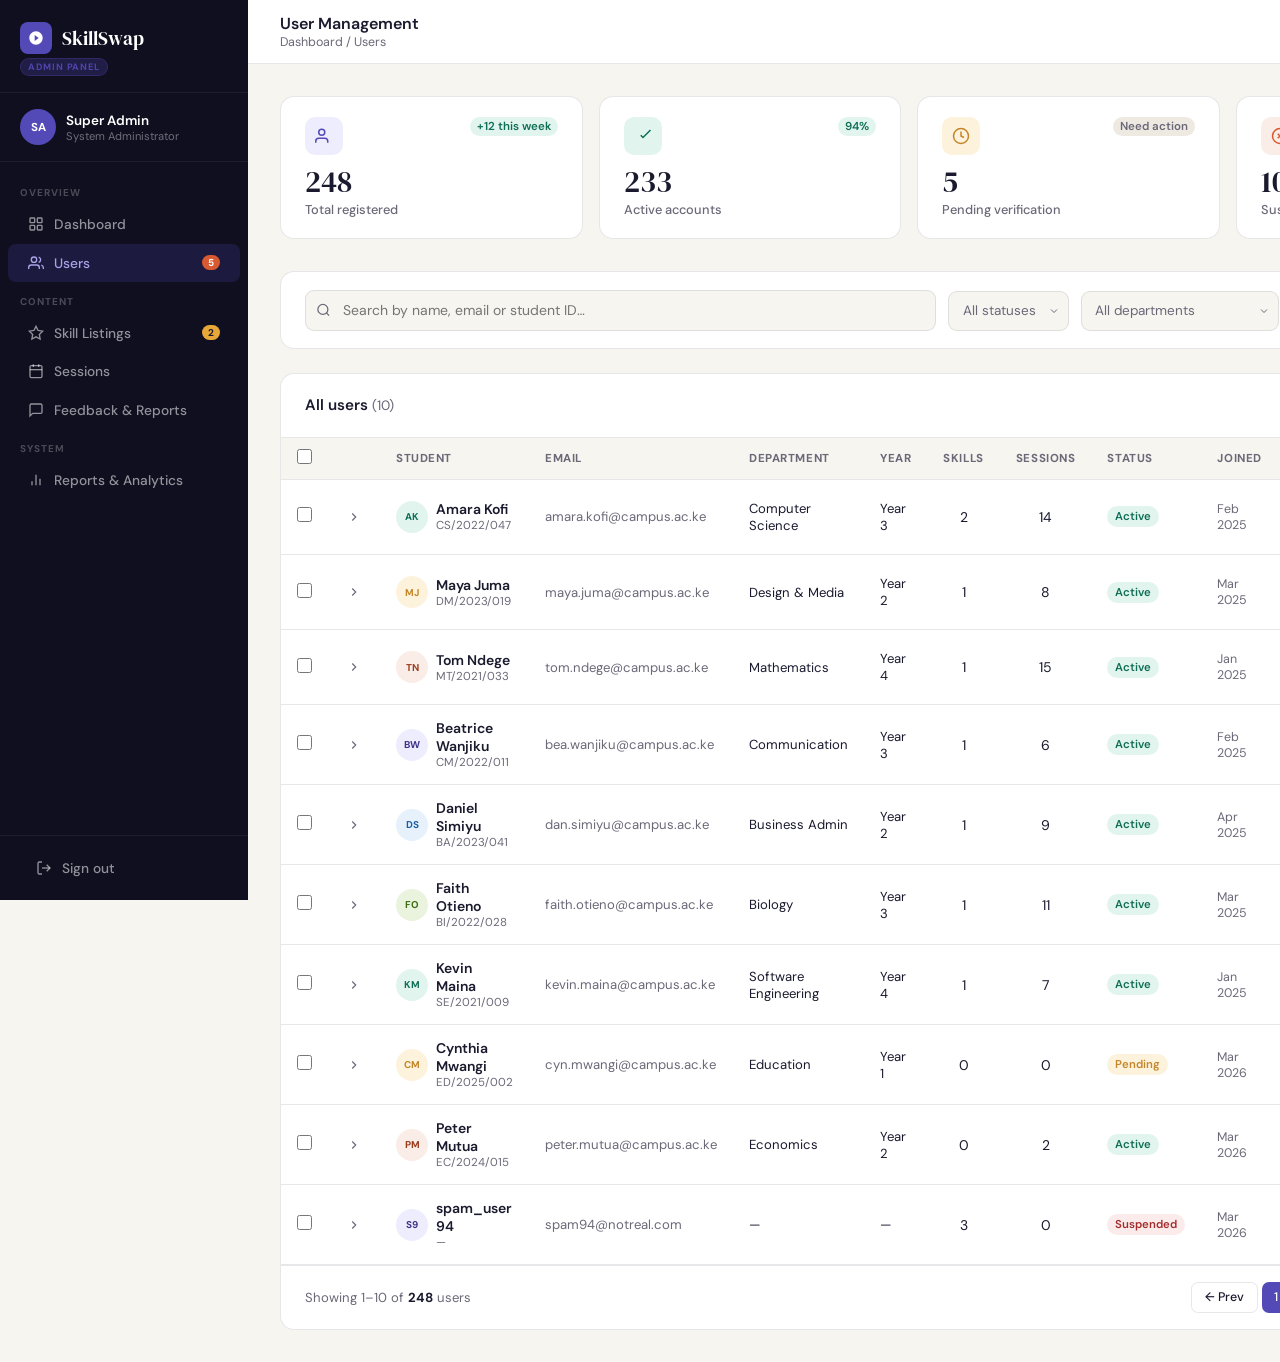
<file: frontend/admin-users.html>
<!DOCTYPE html>
<html lang="en">
<head>
<meta charset="UTF-8">
<meta name="viewport" content="width=device-width, initial-scale=1.0">
<title>User Management — SkillSwap Admin</title>
<link rel="stylesheet" href="admin-shell.css">
<style>
  /* Search + filter bar */
  .filter-bar {
    background: var(--white); border: 1px solid var(--border);
    border-radius: 14px; padding: 1.1rem 1.5rem;
    display: flex; gap: 0.75rem; align-items: flex-end;
    flex-wrap: wrap; margin-bottom: 1.5rem;
  }
  .search-wrap { flex: 1; min-width: 200px; position: relative; }
  .search-icon { position: absolute; left: 11px; top: 50%; transform: translateY(-50%); width: 15px; height: 15px; stroke: var(--text-muted); fill: none; stroke-width: 2; pointer-events: none; }
  .search-input { width: 100%; padding: 0.65rem 1rem 0.65rem 2.3rem; border: 1.5px solid var(--border); border-radius: 9px; background: var(--surface); font-family: 'DM Sans', sans-serif; font-size: 0.875rem; color: var(--text-main); outline: none; transition: border-color 0.15s; }
  .search-input:focus { border-color: var(--admin-accent); background: var(--white); }
  .filter-select { padding: 0.65rem 2rem 0.65rem 0.85rem; border: 1.5px solid var(--border); border-radius: 9px; background: var(--surface); font-family: 'DM Sans', sans-serif; font-size: 0.845rem; color: var(--text-muted); outline: none; cursor: pointer; appearance: none; background-image: url("data:image/svg+xml,%3Csvg xmlns='http://www.w3.org/2000/svg' width='12' height='12' viewBox='0 0 24 24' fill='none' stroke='%236b6878' stroke-width='2'%3E%3Cpolyline points='6 9 12 15 18 9'/%3E%3C/svg%3E"); background-repeat: no-repeat; background-position: right 8px center; transition: border-color 0.15s; }
  .filter-select:focus { border-color: var(--admin-accent); }

  /* Page header */
  .page-hdr { display: flex; align-items: flex-start; justify-content: space-between; gap: 1rem; margin-bottom: 1.75rem; flex-wrap: wrap; }
  .page-hdr h1 { font-family: 'DM Serif Display', serif; font-size: 1.6rem; color: var(--primary); }
  .page-hdr p { font-size: 0.875rem; color: var(--text-muted); margin-top: 2px; }

  /* Bulk actions bar */
  .bulk-bar {
    display: none; align-items: center; gap: 0.75rem;
    background: var(--admin-light); border: 1px solid rgba(83,74,183,0.2);
    border-radius: 10px; padding: 0.75rem 1.1rem;
    margin-bottom: 1rem; flex-wrap: wrap;
  }
  .bulk-bar.visible { display: flex; }
  .bulk-count { font-size: 0.875rem; font-weight: 600; color: var(--admin-accent); }
  .bulk-sep { flex: 1; }

  /* User row expanded */
  .user-row-detail {
    display: none; background: rgba(247,245,240,0.5);
    border-top: 1px solid var(--border);
  }
  .user-row-detail.open { display: table-row; }
  .user-detail-inner { padding: 1rem 1.25rem 1rem 3.5rem; display: flex; gap: 2rem; flex-wrap: wrap; }
  .detail-group { }
  .detail-group-label { font-size: 0.68rem; font-weight: 700; letter-spacing: 0.07em; text-transform: uppercase; color: var(--text-muted); margin-bottom: 4px; }
  .detail-group-val { font-size: 0.85rem; color: var(--text-main); font-weight: 500; }
  .detail-group-val.muted { color: var(--text-muted); font-weight: 400; }

  /* Status dot */
  .status-indicator { display: inline-flex; align-items: center; gap: 5px; font-size: 0.78rem; font-weight: 600; }
  .s-dot { width: 7px; height: 7px; border-radius: 50%; }
  .s-active { color: #0f6e56; } .s-active .s-dot { background: var(--teal); }
  .s-pending { color: var(--accent-dark); } .s-pending .s-dot { background: var(--accent); }
  .s-suspended { color: var(--coral); } .s-suspended .s-dot { background: var(--coral); }

  /* Checkbox */
  input[type="checkbox"] { accent-color: var(--admin-accent); cursor: pointer; width: 15px; height: 15px; }

  /* row expand toggle */
  .expand-btn { background: none; border: none; cursor: pointer; color: var(--text-muted); padding: 3px; transition: color 0.15s; display: flex; align-items: center; }
  .expand-btn:hover { color: var(--primary); }
  .expand-btn svg { width: 14px; height: 14px; stroke: currentColor; fill: none; stroke-width: 2; transition: transform 0.2s; }
  .expand-btn.open svg { transform: rotate(90deg); }
</style>
</head>
<body>

<div class="sidebar-overlay" id="overlay" onclick="closeSidebar()"></div>

<!-- SIDEBAR (same as dashboard) -->
<aside class="sidebar" id="sidebar">
  <div class="sidebar-header">
    <a href="index.html" class="sidebar-logo">
      <div class="logo-dot"><svg viewBox="0 0 24 24"><path d="M12 2C6.48 2 2 6.48 2 12s4.48 10 10 10 10-4.48 10-10S17.52 2 12 2zm-2 14.5v-9l6 4.5-6 4.5z"/></svg></div>
      SkillSwap
    </a>
    <div class="admin-tag">Admin Panel</div>
  </div>
  <div class="sidebar-admin-info">
    <div class="admin-avatar">SA</div>
    <div><div class="admin-name">Super Admin</div><div class="admin-role">System Administrator</div></div>
  </div>
  <nav class="sidebar-nav">
    <div class="nav-section-label">Overview</div>
    <a href="admin-dashboard.html" class="nav-item"><svg viewBox="0 0 24 24" style="stroke:currentColor;fill:none;stroke-width:2;"><rect x="3" y="3" width="7" height="7" rx="1"/><rect x="14" y="3" width="7" height="7" rx="1"/><rect x="3" y="14" width="7" height="7" rx="1"/><rect x="14" y="14" width="7" height="7" rx="1"/></svg>Dashboard</a>
    <a href="admin-users.html" class="nav-item active"><svg viewBox="0 0 24 24" style="stroke:currentColor;fill:none;stroke-width:2;"><path d="M17 21v-2a4 4 0 0 0-4-4H5a4 4 0 0 0-4 4v2"/><circle cx="9" cy="7" r="4"/><path d="M23 21v-2a4 4 0 0 0-3-3.87M16 3.13a4 4 0 0 1 0 7.75"/></svg>Users<span class="nav-badge">5</span></a>
    <div class="nav-section-label">Content</div>
    <a href="admin-skills.html" class="nav-item"><svg viewBox="0 0 24 24" style="stroke:currentColor;fill:none;stroke-width:2;"><polygon points="12 2 15.09 8.26 22 9.27 17 14.14 18.18 21.02 12 17.77 5.82 21.02 7 14.14 2 9.27 8.91 8.26 12 2"/></svg>Skill Listings<span class="nav-badge warn">2</span></a>
    <a href="admin-sessions.html" class="nav-item"><svg viewBox="0 0 24 24" style="stroke:currentColor;fill:none;stroke-width:2;"><rect x="3" y="4" width="18" height="18" rx="2"/><line x1="16" y1="2" x2="16" y2="6"/><line x1="8" y1="2" x2="8" y2="6"/><line x1="3" y1="10" x2="21" y2="10"/></svg>Sessions</a>
    <a href="admin-feedback.html" class="nav-item"><svg viewBox="0 0 24 24" style="stroke:currentColor;fill:none;stroke-width:2;"><path d="M21 15a2 2 0 0 1-2 2H7l-4 4V5a2 2 0 0 1 2-2h14a2 2 0 0 1 2 2z"/></svg>Feedback & Reports</a>
    <div class="nav-section-label">System</div>
    <a href="admin-reports.html" class="nav-item"><svg viewBox="0 0 24 24" style="stroke:currentColor;fill:none;stroke-width:2;"><line x1="18" y1="20" x2="18" y2="10"/><line x1="12" y1="20" x2="12" y2="4"/><line x1="6" y1="20" x2="6" y2="14"/></svg>Reports & Analytics</a>
  </nav>
  <div class="sidebar-footer">
    <a href="admin-login.html" class="nav-item"><svg viewBox="0 0 24 24" style="stroke:currentColor;fill:none;stroke-width:2;"><path d="M9 21H5a2 2 0 0 1-2-2V5a2 2 0 0 1 2-2h4"/><polyline points="16 17 21 12 16 7"/><line x1="21" y1="12" x2="9" y2="12"/></svg>Sign out</a>
  </div>
</aside>

<!-- MAIN -->
<div class="main-wrap">
  <header class="topbar">
    <div class="topbar-left">
      <button class="topbar-btn mobile-menu-btn" onclick="openSidebar()"><svg viewBox="0 0 24 24"><line x1="3" y1="6" x2="21" y2="6"/><line x1="3" y1="12" x2="21" y2="12"/><line x1="3" y1="18" x2="21" y2="18"/></svg></button>
      <div>
        <div class="topbar-title">User Management</div>
        <div class="breadcrumb"><a href="admin-dashboard.html">Dashboard</a> / Users</div>
      </div>
    </div>
    <div class="topbar-right">
      <button class="btn btn-primary btn-sm" onclick="openModal('addUserModal')">
        <svg viewBox="0 0 24 24"><path d="M16 21v-2a4 4 0 0 0-4-4H6a4 4 0 0 0-4 4v2"/><circle cx="9" cy="7" r="4"/><line x1="19" y1="8" x2="19" y2="14"/><line x1="22" y1="11" x2="16" y2="11"/></svg>
        Add user
      </button>
    </div>
  </header>

  <main class="page-content">

    <!-- STATS ROW -->
    <div class="stats-row">
      <div class="stat-card">
        <div class="stat-card-top"><div class="stat-icon" style="background:var(--admin-light);"><svg viewBox="0 0 24 24" style="stroke:var(--admin-accent);fill:none;stroke-width:2;"><path d="M17 21v-2a4 4 0 0 0-4-4H5a4 4 0 0 0-4 4v2"/><circle cx="9" cy="7" r="4"/></svg></div><span class="stat-delta delta-up">+12 this week</span></div>
        <div class="stat-num">248</div><div class="stat-label">Total registered</div>
      </div>
      <div class="stat-card">
        <div class="stat-card-top"><div class="stat-icon" style="background:var(--teal-light);"><svg viewBox="0 0 24 24" style="stroke:#0f6e56;fill:none;stroke-width:2;"><path d="M9 11l3 3L22 4"/></svg></div><span class="stat-delta delta-up">94%</span></div>
        <div class="stat-num">233</div><div class="stat-label">Active accounts</div>
      </div>
      <div class="stat-card">
        <div class="stat-card-top"><div class="stat-icon" style="background:var(--accent-light);"><svg viewBox="0 0 24 24" style="stroke:var(--accent-dark);fill:none;stroke-width:2;"><circle cx="12" cy="12" r="10"/><polyline points="12 6 12 12 16 14"/></svg></div><span class="stat-delta delta-neutral">Need action</span></div>
        <div class="stat-num">5</div><div class="stat-label">Pending verification</div>
      </div>
      <div class="stat-card">
        <div class="stat-card-top"><div class="stat-icon" style="background:var(--coral-light);"><svg viewBox="0 0 24 24" style="stroke:var(--coral);fill:none;stroke-width:2;"><circle cx="12" cy="12" r="10"/><line x1="15" y1="9" x2="9" y2="15"/><line x1="9" y1="9" x2="15" y2="15"/></svg></div><span class="stat-delta delta-down">+1 this week</span></div>
        <div class="stat-num">10</div><div class="stat-label">Suspended accounts</div>
      </div>
    </div>

    <!-- FILTER BAR -->
    <div class="filter-bar">
      <div class="search-wrap">
        <svg class="search-icon" viewBox="0 0 24 24"><circle cx="11" cy="11" r="8"/><line x1="21" y1="21" x2="16.65" y2="16.65"/></svg>
        <input type="text" class="search-input" id="userSearch" placeholder="Search by name, email or student ID…" oninput="filterUsers()">
      </div>
      <select class="filter-select" id="filterStatus" onchange="filterUsers()">
        <option value="">All statuses</option>
        <option value="active">Active</option>
        <option value="pending">Pending</option>
        <option value="suspended">Suspended</option>
      </select>
      <select class="filter-select" id="filterDept" onchange="filterUsers()">
        <option value="">All departments</option>
        <option>Computer Science</option>
        <option>Business Administration</option>
        <option>Mathematics</option>
        <option>Communication</option>
        <option>Biology</option>
      </select>
      <select class="filter-select" id="filterYear" onchange="filterUsers()">
        <option value="">Any year</option>
        <option>Year 1</option><option>Year 2</option>
        <option>Year 3</option><option>Year 4</option><option>Postgraduate</option>
      </select>
      <button class="btn btn-outline btn-sm" onclick="clearFilters()">
        <svg viewBox="0 0 24 24"><line x1="18" y1="6" x2="6" y2="18"/><line x1="6" y1="6" x2="18" y2="18"/></svg>
        Clear
      </button>
    </div>

    <!-- BULK ACTION BAR -->
    <div class="bulk-bar" id="bulkBar">
      <span class="bulk-count" id="bulkCount">0 selected</span>
      <button class="btn btn-success btn-sm" onclick="bulkAction('approve')">Approve all</button>
      <button class="btn btn-warn btn-sm" onclick="bulkAction('suspend')">Suspend all</button>
      <button class="btn btn-danger btn-sm" onclick="bulkAction('delete')">Delete all</button>
      <div class="bulk-sep"></div>
      <button class="btn btn-outline btn-sm" onclick="clearSelection()">Clear selection</button>
    </div>

    <!-- USERS TABLE -->
    <div class="card">
      <div class="card-header">
        <div class="card-title">All users <span id="userCountLabel" style="font-weight:400;color:var(--text-muted);font-size:0.85rem;">(248)</span></div>
        <div style="display:flex;gap:0.5rem;">
          <button class="btn btn-outline btn-sm" onclick="showToast('CSV export initiated.')">
            <svg viewBox="0 0 24 24"><path d="M21 15v4a2 2 0 0 1-2 2H5a2 2 0 0 1-2-2v-4"/><polyline points="7 10 12 15 17 10"/><line x1="12" y1="15" x2="12" y2="3"/></svg>
            Export CSV
          </button>
        </div>
      </div>
      <div style="overflow-x:auto;">
        <table class="data-table" id="usersTable">
          <thead>
            <tr>
              <th style="width:36px;"><input type="checkbox" id="selectAll" onchange="toggleSelectAll(this)"></th>
              <th style="width:30px;"></th>
              <th>Student</th>
              <th>Email</th>
              <th>Department</th>
              <th>Year</th>
              <th>Skills</th>
              <th>Sessions</th>
              <th>Status</th>
              <th>Joined</th>
              <th>Actions</th>
            </tr>
          </thead>
          <tbody id="usersBody">
            <!-- Rows injected by JS -->
          </tbody>
        </table>
      </div>
      <!-- Pagination -->
      <div style="display:flex;align-items:center;justify-content:space-between;padding:1rem 1.5rem;border-top:1px solid var(--border);flex-wrap:wrap;gap:0.75rem;">
        <div style="font-size:0.82rem;color:var(--text-muted);">Showing 1–10 of <strong style="color:var(--text-main);">248</strong> users</div>
        <div style="display:flex;gap:4px;">
          <button class="btn btn-outline btn-sm" disabled>← Prev</button>
          <button class="btn btn-primary btn-sm">1</button>
          <button class="btn btn-outline btn-sm">2</button>
          <button class="btn btn-outline btn-sm">3</button>
          <span style="padding:0.38rem 0.5rem;font-size:0.82rem;color:var(--text-muted);">…</span>
          <button class="btn btn-outline btn-sm">25</button>
          <button class="btn btn-outline btn-sm">Next →</button>
        </div>
      </div>
    </div>
  </main>
</div>

<!-- ADD USER MODAL -->
<div class="modal-overlay" id="addUserModal">
  <div class="modal">
    <div class="modal-header">
      <div class="modal-title" id="userModalTitle">Add new user</div>
      <div class="modal-close" onclick="closeModal('addUserModal')">✕</div>
    </div>
    <div class="modal-body">
      <div class="form-row">
        <div class="form-group"><label class="form-label">First name *</label><input type="text" class="form-input" id="ufName" placeholder="Jane"></div>
        <div class="form-group"><label class="form-label">Last name *</label><input type="text" class="form-input" id="ulName" placeholder="Doe"></div>
      </div>
      <div class="form-group"><label class="form-label">Campus email *</label><input type="email" class="form-input" id="uEmail" placeholder="jane.doe@campus.ac.ke"></div>
      <div class="form-row">
        <div class="form-group"><label class="form-label">Department</label><select class="form-input" id="uDept"><option value="">Select</option><option>Computer Science & Engineering</option><option>Business Administration</option><option>Mathematics & Statistics</option><option>Communication & Media</option><option>Biology & Life Sciences</option><option>Other</option></select></div>
        <div class="form-group"><label class="form-label">Year of study</label><select class="form-input" id="uYear"><option value="">Select</option><option>Year 1</option><option>Year 2</option><option>Year 3</option><option>Year 4</option><option>Postgraduate</option></select></div>
      </div>
      <div class="form-group"><label class="form-label">Student ID</label><input type="text" class="form-input" id="uStudentId" placeholder="e.g. CS/2024/001"></div>
      <div class="form-group">
        <label class="form-label">Account status</label>
        <select class="form-input" id="uStatus"><option value="active">Active</option><option value="pending">Pending verification</option><option value="suspended">Suspended</option></select>
      </div>
      <div style="background:var(--admin-light);border-radius:9px;padding:0.8rem 1rem;font-size:0.82rem;color:var(--admin-dark);">
        A welcome email with login instructions will be sent to the student automatically.
      </div>
    </div>
    <div class="modal-footer">
      <button class="btn btn-outline" onclick="closeModal('addUserModal')">Cancel</button>
      <button class="btn btn-primary" onclick="saveUser()">
        <svg viewBox="0 0 24 24"><path d="M9 11l3 3L22 4"/></svg>
        Save user
      </button>
    </div>
  </div>
</div>

<!-- CONFIRM ACTION MODAL -->
<div class="modal-overlay" id="confirmModal">
  <div class="modal" style="max-width:400px;">
    <div class="modal-header">
      <div class="modal-title" id="confirmTitle">Confirm action</div>
      <div class="modal-close" onclick="closeModal('confirmModal')">✕</div>
    </div>
    <div class="modal-body">
      <div id="confirmIconWrap" style="width:48px;height:48px;border-radius:12px;display:flex;align-items:center;justify-content:center;margin:0 auto 1rem;"></div>
      <p id="confirmMsg" style="font-size:0.875rem;color:var(--text-muted);text-align:center;line-height:1.65;"></p>
    </div>
    <div class="modal-footer" style="justify-content:center;">
      <button class="btn btn-outline" onclick="closeModal('confirmModal')">Cancel</button>
      <button class="btn" id="confirmActionBtn" onclick="executeConfirm()">Confirm</button>
    </div>
  </div>
</div>

<!-- RESET PASSWORD MODAL -->
<div class="modal-overlay" id="resetModal">
  <div class="modal" style="max-width:400px;">
    <div class="modal-header">
      <div class="modal-title">Reset password</div>
      <div class="modal-close" onclick="closeModal('resetModal')">✕</div>
    </div>
    <div class="modal-body">
      <p style="font-size:0.875rem;color:var(--text-muted);margin-bottom:1.1rem;">Resetting password for <strong id="resetUserName" style="color:var(--text-main);">Student</strong>.</p>
      <div class="form-group">
        <label class="form-label">New temporary password</label>
        <input type="text" class="form-input" id="newPassword" value="SkillSwap@2026" placeholder="Temporary password">
        <div class="form-hint">Student will be prompted to change this on next login.</div>
      </div>
      <label style="display:flex;align-items:center;gap:8px;font-size:0.84rem;color:var(--text-muted);cursor:pointer;margin-top:0.5rem;">
        <input type="checkbox" checked style="accent-color:var(--admin-accent);"> Email the new password to the student
      </label>
    </div>
    <div class="modal-footer">
      <button class="btn btn-outline" onclick="closeModal('resetModal')">Cancel</button>
      <button class="btn btn-primary" onclick="confirmReset()">Reset & send</button>
    </div>
  </div>
</div>

<div class="toast" id="toast"><svg viewBox="0 0 24 24"><path d="M9 11l3 3L22 4"/></svg><span id="toastMsg">Done!</span></div>

<script>
const USERS = [
  {id:1, fn:'Amara', ln:'Kofi',       email:'amara.kofi@campus.ac.ke',    dept:'Computer Science',    yr:'Year 3', sid:'CS/2022/047', skills:2, sessions:14, rating:4.8, status:'active',    joined:'Feb 2025'},
  {id:2, fn:'Maya',  ln:'Juma',       email:'maya.juma@campus.ac.ke',     dept:'Design & Media',      yr:'Year 2', sid:'DM/2023/019', skills:1, sessions:8,  rating:4.8, status:'active',    joined:'Mar 2025'},
  {id:3, fn:'Tom',   ln:'Ndege',      email:'tom.ndege@campus.ac.ke',     dept:'Mathematics',         yr:'Year 4', sid:'MT/2021/033', skills:1, sessions:15, rating:4.7, status:'active',    joined:'Jan 2025'},
  {id:4, fn:'Beatrice',ln:'Wanjiku',  email:'bea.wanjiku@campus.ac.ke',   dept:'Communication',       yr:'Year 3', sid:'CM/2022/011', skills:1, sessions:6,  rating:5.0, status:'active',    joined:'Feb 2025'},
  {id:5, fn:'Daniel', ln:'Simiyu',    email:'dan.simiyu@campus.ac.ke',    dept:'Business Admin',      yr:'Year 2', sid:'BA/2023/041', skills:1, sessions:9,  rating:4.6, status:'active',    joined:'Apr 2025'},
  {id:6, fn:'Faith',  ln:'Otieno',    email:'faith.otieno@campus.ac.ke',  dept:'Biology',             yr:'Year 3', sid:'BI/2022/028', skills:1, sessions:11, rating:4.9, status:'active',    joined:'Mar 2025'},
  {id:7, fn:'Kevin',  ln:'Maina',     email:'kevin.maina@campus.ac.ke',   dept:'Software Engineering',yr:'Year 4', sid:'SE/2021/009', skills:1, sessions:7,  rating:4.7, status:'active',    joined:'Jan 2025'},
  {id:8, fn:'Cynthia',ln:'Mwangi',   email:'cyn.mwangi@campus.ac.ke',    dept:'Education',           yr:'Year 1', sid:'ED/2025/002', skills:0, sessions:0,  rating:0,   status:'pending',   joined:'Mar 2026'},
  {id:9, fn:'Peter',  ln:'Mutua',     email:'peter.mutua@campus.ac.ke',   dept:'Economics',           yr:'Year 2', sid:'EC/2024/015', skills:0, sessions:2,  rating:0,   status:'active',    joined:'Mar 2026'},
  {id:10,fn:'spam_user',ln:'94',      email:'spam94@notreal.com',         dept:'—',                   yr:'—',      sid:'—',           skills:3, sessions:0,  rating:0,   status:'suspended', joined:'Mar 2026'},
];

const avColors = ['av-teal','av-amber','av-coral','av-purple','av-blue','av-green'];
const statusBadge = { active:'badge-teal', pending:'badge-amber', suspended:'badge-red' };
const statusLabel = { active:'Active', pending:'Pending', suspended:'Suspended' };
let pendingConfirm = null;
let selectedIds = new Set();
let visibleUsers = [...USERS];

function initials(u) { return (u.fn[0] + u.ln[0]).toUpperCase(); }

function renderUsers(list) {
  visibleUsers = list;
  document.getElementById('userCountLabel').textContent = `(${list.length})`;
  const tbody = document.getElementById('usersBody');
  tbody.innerHTML = '';
  if (!list.length) {
    tbody.innerHTML = `<tr><td colspan="11" style="text-align:center;padding:2.5rem;color:var(--text-muted);font-size:0.875rem;">No users match your search.</td></tr>`;
    return;
  }
  list.forEach((u, i) => {
    const av = avColors[i % avColors.length];
    const checked = selectedIds.has(u.id) ? 'checked' : '';
    const row = document.createElement('tr');
    row.id = `row-${u.id}`;
    row.dataset.status = u.status;
    row.innerHTML = `
      <td><input type="checkbox" ${checked} onchange="toggleSelect(${u.id}, this)"></td>
      <td><button class="expand-btn" id="exp-${u.id}" onclick="toggleDetail(${u.id})"><svg viewBox="0 0 24 24"><polyline points="9 18 15 12 9 6"/></svg></button></td>
      <td>
        <div class="flex-center">
          <div class="avatar avatar-sm ${av}" style="font-size:0.62rem;">${initials(u)}</div>
          <div>
            <div style="font-weight:600;font-size:0.875rem;">${u.fn} ${u.ln}</div>
            <div style="font-size:0.72rem;color:var(--text-muted);">${u.sid}</div>
          </div>
        </div>
      </td>
      <td style="font-size:0.82rem;color:var(--text-muted);">${u.email}</td>
      <td style="font-size:0.82rem;">${u.dept}</td>
      <td style="font-size:0.82rem;">${u.yr}</td>
      <td style="text-align:center;">${u.skills}</td>
      <td style="text-align:center;">${u.sessions}</td>
      <td><span class="badge ${statusBadge[u.status]}">${statusLabel[u.status]}</span></td>
      <td style="font-size:0.78rem;color:var(--text-muted);">${u.joined}</td>
      <td>
        <div class="td-actions">
          ${u.status === 'suspended'
            ? `<button class="btn btn-success btn-sm" onclick="confirmAction('approve',${u.id},'${u.fn} ${u.ln}')">Unsuspend</button>`
            : `<button class="btn btn-warn btn-sm" onclick="confirmAction('suspend',${u.id},'${u.fn} ${u.ln}')">Suspend</button>`}
          <button class="btn btn-outline btn-sm" onclick="openResetModal(${u.id},'${u.fn} ${u.ln}')">Reset pw</button>
          <button class="btn btn-danger btn-sm" onclick="confirmAction('delete',${u.id},'${u.fn} ${u.ln}')">Delete</button>
        </div>
      </td>`;
    tbody.appendChild(row);
    // Detail row
    const detailRow = document.createElement('tr');
    detailRow.id = `detail-${u.id}`;
    detailRow.className = 'user-row-detail';
    detailRow.innerHTML = `<td colspan="11"><div class="user-detail-inner">
      <div class="detail-group"><div class="detail-group-label">Email</div><div class="detail-group-val">${u.email}</div></div>
      <div class="detail-group"><div class="detail-group-label">Student ID</div><div class="detail-group-val">${u.sid}</div></div>
      <div class="detail-group"><div class="detail-group-label">Department</div><div class="detail-group-val">${u.dept}</div></div>
      <div class="detail-group"><div class="detail-group-label">Year</div><div class="detail-group-val">${u.yr}</div></div>
      <div class="detail-group"><div class="detail-group-label">Skills listed</div><div class="detail-group-val">${u.skills}</div></div>
      <div class="detail-group"><div class="detail-group-label">Sessions</div><div class="detail-group-val">${u.sessions}</div></div>
      <div class="detail-group"><div class="detail-group-label">Avg. rating</div><div class="detail-group-val">${u.rating ? u.rating + ' ★' : '—'}</div></div>
      <div class="detail-group"><div class="detail-group-label">Joined</div><div class="detail-group-val">${u.joined}</div></div>
    </div></td>`;
    tbody.appendChild(detailRow);
  });
}

function toggleDetail(id) {
  const dr = document.getElementById(`detail-${id}`);
  const btn = document.getElementById(`exp-${id}`);
  dr.classList.toggle('open');
  btn.classList.toggle('open');
}

function filterUsers() {
  const q = document.getElementById('userSearch').value.toLowerCase();
  const st = document.getElementById('filterStatus').value;
  const dp = document.getElementById('filterDept').value;
  const yr = document.getElementById('filterYear').value;
  const filtered = USERS.filter(u => {
    const matchQ = !q || `${u.fn} ${u.ln} ${u.email} ${u.sid}`.toLowerCase().includes(q);
    const matchSt = !st || u.status === st;
    const matchDp = !dp || u.dept.includes(dp);
    const matchYr = !yr || u.yr === yr;
    return matchQ && matchSt && matchDp && matchYr;
  });
  renderUsers(filtered);
}

function clearFilters() {
  document.getElementById('userSearch').value = '';
  ['filterStatus','filterDept','filterYear'].forEach(id => document.getElementById(id).value = '');
  renderUsers(USERS);
}

function toggleSelect(id, cb) {
  if (cb.checked) selectedIds.add(id); else selectedIds.delete(id);
  updateBulkBar();
}
function toggleSelectAll(cb) {
  visibleUsers.forEach(u => { if (cb.checked) selectedIds.add(u.id); else selectedIds.delete(u.id); });
  document.querySelectorAll('#usersBody input[type=checkbox]').forEach(c => c.checked = cb.checked);
  updateBulkBar();
}
function updateBulkBar() {
  const bar = document.getElementById('bulkBar');
  const n = selectedIds.size;
  bar.classList.toggle('visible', n > 0);
  document.getElementById('bulkCount').textContent = `${n} user${n!==1?'s':''} selected`;
}
function clearSelection() {
  selectedIds.clear();
  document.querySelectorAll('#usersBody input[type=checkbox], #selectAll').forEach(c => c.checked = false);
  updateBulkBar();
}

function confirmAction(type, id, name) {
  pendingConfirm = { type, id, name };
  const cfg = {
    suspend: { title:'Suspend account', msg:`Suspend ${name}? They will lose access immediately. You can reinstate them at any time.`, icon:'<svg width="22" height="22" viewBox="0 0 24 24" fill="none" stroke="var(--coral)" stroke-width="2"><circle cx="12" cy="12" r="10"/><line x1="15" y1="9" x2="9" y2="15"/><line x1="9" y1="9" x2="15" y2="15"/></svg>', iconBg:'background:var(--coral-light)', btnClass:'btn-danger', btnLabel:'Suspend' },
    approve: { title:'Unsuspend account', msg:`Restore access for ${name}? They will be able to log in immediately.`, icon:'<svg width="22" height="22" viewBox="0 0 24 24" fill="none" stroke="#0f6e56" stroke-width="2"><path d="M9 11l3 3L22 4"/></svg>', iconBg:'background:var(--teal-light)', btnClass:'btn-success', btnLabel:'Unsuspend' },
    delete:  { title:'Delete account', msg:`Permanently delete ${name}? All their data, listings, and sessions history will be removed. This cannot be undone.`, icon:'<svg width="22" height="22" viewBox="0 0 24 24" fill="none" stroke="var(--coral)" stroke-width="2"><polyline points="3 6 5 6 21 6"/><path d="M19 6l-1 14a2 2 0 0 1-2 2H8a2 2 0 0 1-2-2L5 6"/></svg>', iconBg:'background:var(--coral-light)', btnClass:'btn-danger', btnLabel:'Delete permanently' },
  };
  const c = cfg[type];
  document.getElementById('confirmTitle').textContent = c.title;
  document.getElementById('confirmMsg').textContent = c.msg;
  document.getElementById('confirmIconWrap').style.cssText = `${c.iconBg};width:48px;height:48px;border-radius:12px;display:flex;align-items:center;justify-content:center;margin:0 auto 1rem;`;
  document.getElementById('confirmIconWrap').innerHTML = c.icon;
  const btn = document.getElementById('confirmActionBtn');
  btn.className = 'btn ' + c.btnClass;
  btn.textContent = c.btnLabel;
  openModal('confirmModal');
}

function executeConfirm() {
  if (!pendingConfirm) return;
  const { type, id, name } = pendingConfirm;
  if (type === 'delete') {
    const idx = USERS.findIndex(u => u.id === id);
    if (idx > -1) USERS.splice(idx, 1);
    showToast(`${name} deleted.`);
  } else if (type === 'suspend') {
    const u = USERS.find(x => x.id === id);
    if (u) u.status = 'suspended';
    showToast(`${name} suspended.`);
  } else if (type === 'approve') {
    const u = USERS.find(x => x.id === id);
    if (u) u.status = 'active';
    showToast(`${name} unsuspended — account restored.`);
  }
  closeModal('confirmModal');
  filterUsers();
}

function openResetModal(id, name) {
  document.getElementById('resetUserName').textContent = name;
  openModal('resetModal');
}
function confirmReset() {
  closeModal('resetModal');
  showToast('Password reset. Email sent to student.');
}

function bulkAction(type) {
  const names = Array.from(selectedIds).map(id => { const u = USERS.find(x=>x.id===id); return u ? u.fn : ''; }).join(', ');
  if (type === 'approve') {
    selectedIds.forEach(id => { const u = USERS.find(x=>x.id===id); if(u) u.status='active'; });
    showToast(`${selectedIds.size} users unsuspended.`);
  } else if (type === 'suspend') {
    selectedIds.forEach(id => { const u = USERS.find(x=>x.id===id); if(u) u.status='suspended'; });
    showToast(`${selectedIds.size} users suspended.`);
  } else if (type === 'delete') {
    selectedIds.forEach(id => { const i = USERS.findIndex(x=>x.id===id); if(i>-1) USERS.splice(i,1); });
    showToast(`${selectedIds.size} users deleted.`);
  }
  clearSelection();
  filterUsers();
}

function saveUser() {
  const fn = document.getElementById('ufName').value.trim();
  const ln = document.getElementById('ulName').value.trim();
  const email = document.getElementById('uEmail').value.trim();
  if (!fn || !ln || !email) { showToast('Please fill in all required fields.'); return; }
  USERS.unshift({ id: Date.now(), fn, ln, email, dept: document.getElementById('uDept').value || '—', yr: document.getElementById('uYear').value || '—', sid: document.getElementById('uStudentId').value || '—', skills: 0, sessions: 0, rating: 0, status: document.getElementById('uStatus').value, joined: 'Mar 2026' });
  closeModal('addUserModal');
  filterUsers();
  showToast(`${fn} ${ln} added successfully.`);
}

function openModal(id) { document.getElementById(id).classList.add('open'); }
function closeModal(id) { document.getElementById(id).classList.remove('open'); }
function openSidebar() { document.getElementById('sidebar').classList.add('open'); document.getElementById('overlay').classList.add('open'); }
function closeSidebar() { document.getElementById('sidebar').classList.remove('open'); document.getElementById('overlay').classList.remove('open'); }
function showToast(msg) { const t = document.getElementById('toast'); document.getElementById('toastMsg').textContent = msg; t.classList.add('show'); setTimeout(() => t.classList.remove('show'), 3500); }

document.querySelectorAll('.modal-overlay').forEach(m => m.addEventListener('click', function(e) { if (e.target === this) this.classList.remove('open'); }));

// Init
renderUsers(USERS);
</script>

<script src="api.js"></script>
<script>
  // ── FIX: logout ──────────────────────────────────────────────────────
  document.querySelectorAll('a[href="admin-login.html"], a[href="login.html"]').forEach(el => {
    el.addEventListener('click', e => { e.preventDefault(); Auth.clear(); window.location.href = 'admin-login.html'; });
  });

  (async () => {
    Auth.requireAuth();
    Auth.requireAdmin();

    const user = Auth.getUser();
    const adminNameEl = document.querySelector('.admin-name');
    const adminAvatarEl = document.querySelector('.admin-avatar');
    if (adminNameEl && user) adminNameEl.textContent = user.name || 'Admin';
    if (adminAvatarEl && user) adminAvatarEl.textContent = initials(user.name || 'Admin');

    try {
      const users = await AdminAPI.users();

      // Map to USERS format the existing renderUsers function expects
      window.USERS = users.map(u => ({
        id: u.id, fn: u.firstName, ln: u.lastName,
        email: u.email, dept: u.department || '—',
        yr: u.yearOfStudy || '—', sid: u.studentId || '—',
        skills: 0, sessions: u.totalSessions ?? 0,
        rating: u.averageRating ?? 0,
        status: u.status.toLowerCase(),
        joined: new Date(u.createdAt).toLocaleDateString('en-GB',{month:'short',year:'numeric'}),
      }));
      renderUsers(window.USERS);

      const statNums = document.querySelectorAll('.stat-num');
      if (statNums[0]) statNums[0].textContent = users.length;
      if (statNums[1]) statNums[1].textContent = users.filter(u => u.status === 'ACTIVE').length;
      if (statNums[2]) statNums[2].textContent = 0; // PENDING not a status in our schema
      if (statNums[3]) statNums[3].textContent = users.filter(u => u.status === 'SUSPENDED').length;
    } catch(e) { console.error('Admin users error:', e); }
  })();

  // Override confirm actions to call real API
  window.executeConfirm = async function() {
    if (!pendingConfirm) return;
    const { type, id, name } = pendingConfirm;
    try {
      if (type === 'delete')  { await AdminAPI.deleteUser(id);   showToast(`${name} deleted.`); }
      if (type === 'suspend') { await AdminAPI.suspendUser(id);  showToast(`${name} suspended.`); }
      if (type === 'approve') { await AdminAPI.activateUser(id); showToast(`${name} unsuspended.`); }
      closeModal('confirmModal');
      setTimeout(() => location.reload(), 800);
    } catch(e) { showToast(e.message, 'error'); closeModal('confirmModal'); }
    pendingConfirm = null;
  };

  window.openResetModal = function(id, name) {
    window._resetUserId = id;
    document.getElementById('resetUserName').textContent = name;
    openModal('resetModal');
  };

  window.confirmReset = async function() {
    const pw = document.getElementById('newPassword')?.value?.trim();
    if (!pw) { showToast('Enter a new password.'); return; }
    try {
      await AdminAPI.resetPassword(window._resetUserId, pw);
      closeModal('resetModal');
      showToast('Password reset successfully.');
    } catch(e) { showToast(e.message, 'error'); }
  };
</script>
</body>
</html>
</file>
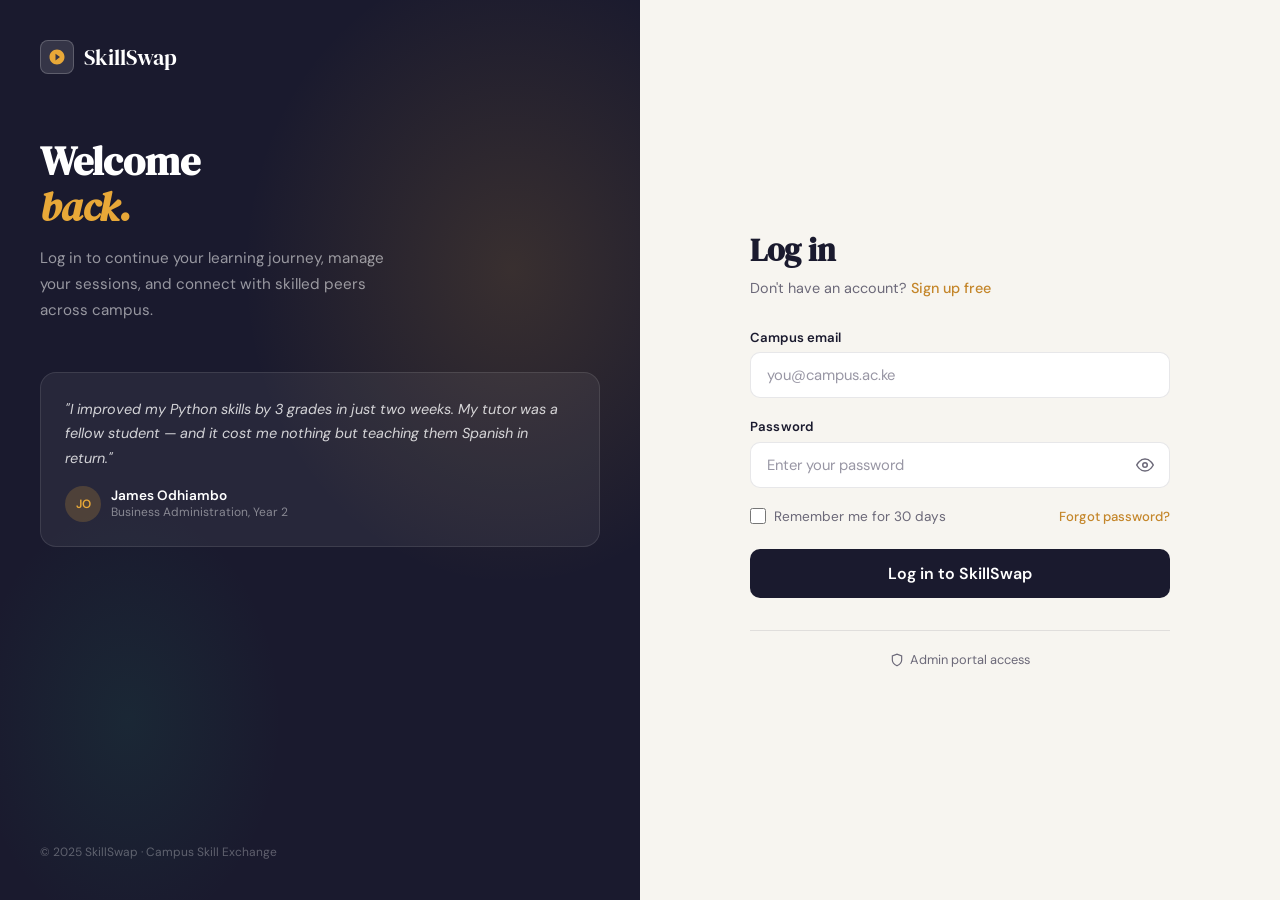
<file: frontend/browse-skills.html>
<!DOCTYPE html>
<html lang="en">
<head>
<meta charset="UTF-8">
<meta name="viewport" content="width=device-width, initial-scale=1.0">
<title>Browse Skills — SkillSwap</title>
<link rel="stylesheet" href="dashboard-shell.css">
<style>
  /* ── SEARCH BAR ── */
  .search-bar-wrap {
    background: var(--white); border: 1px solid var(--border);
    border-radius: 14px; padding: 1.25rem 1.5rem;
    margin-bottom: 1.5rem;
    display: flex; gap: 0.75rem; align-items: flex-end; flex-wrap: wrap;
  }
  .search-input-group { flex: 1; min-width: 220px; }
  .search-input-inner {
    position: relative; display: flex; align-items: center;
  }
  .search-icon {
    position: absolute; left: 12px;
    width: 17px; height: 17px; stroke: var(--text-muted);
    fill: none; stroke-width: 2; pointer-events: none;
  }
  .search-input {
    width: 100%; padding: 0.72rem 1rem 0.72rem 2.5rem;
    border: 1.5px solid var(--border); border-radius: 9px;
    background: var(--surface); font-family: 'DM Sans', sans-serif;
    font-size: 0.9rem; color: var(--text-main); outline: none;
    transition: border-color 0.18s, background 0.18s;
  }
  .search-input:focus { border-color: var(--primary); background: var(--white); box-shadow: 0 0 0 3px rgba(26,26,46,0.06); }
  .search-input::placeholder { color: var(--text-light); }
  .filter-group { display: flex; gap: 0.6rem; flex-wrap: wrap; align-items: flex-end; }
  .filter-select {
    padding: 0.72rem 2rem 0.72rem 0.85rem;
    border: 1.5px solid var(--border); border-radius: 9px;
    background: var(--surface); font-family: 'DM Sans', sans-serif;
    font-size: 0.85rem; color: var(--text-main); outline: none;
    cursor: pointer; transition: border-color 0.18s;
    appearance: none;
    background-image: url("data:image/svg+xml,%3Csvg xmlns='http://www.w3.org/2000/svg' width='12' height='12' viewBox='0 0 24 24' fill='none' stroke='%236b6878' stroke-width='2'%3E%3Cpolyline points='6 9 12 15 18 9'/%3E%3C/svg%3E");
    background-repeat: no-repeat;
    background-position: right 8px center;
  }
  .filter-select:focus { border-color: var(--primary); background-color: var(--white); }
  .search-btn {
    padding: 0.72rem 1.4rem;
    background: var(--primary); color: var(--white);
    border: none; border-radius: 9px; cursor: pointer;
    font-family: 'DM Sans', sans-serif; font-size: 0.875rem; font-weight: 600;
    transition: all 0.18s; white-space: nowrap;
    display: flex; align-items: center; gap: 6px;
  }
  .search-btn:hover { background: #0f0f22; }
  .search-btn svg { width: 15px; height: 15px; stroke: currentColor; fill: none; stroke-width: 2; }

  /* ── CATEGORY PILLS ── */
  .category-pills {
    display: flex; gap: 0.5rem; flex-wrap: wrap; margin-bottom: 1.5rem;
    align-items: center;
  }
  .pill {
    padding: 0.4rem 1rem; border-radius: 100px; font-size: 0.82rem;
    font-weight: 500; border: 1.5px solid var(--border); cursor: pointer;
    transition: all 0.18s; white-space: nowrap; background: var(--white);
    color: var(--text-muted);
  }
  .pill:hover { border-color: var(--primary); color: var(--primary); }
  .pill.active { background: var(--primary); color: var(--white); border-color: var(--primary); }
  .results-meta {
    font-size: 0.82rem; color: var(--text-muted);
    margin-left: auto; white-space: nowrap;
  }
  .results-meta strong { color: var(--text-main); }

  /* ── LAYOUT ── */
  .browse-layout {
    display: grid;
    grid-template-columns: 1fr 380px;
    gap: 1.5rem;
    align-items: start;
  }

  /* ── SKILLS GRID ── */
  .skills-list { display: flex; flex-direction: column; gap: 1rem; }
  .skill-listing {
    background: var(--white); border: 1px solid var(--border);
    border-radius: 14px; padding: 1.25rem 1.5rem;
    cursor: pointer; transition: all 0.2s;
    display: flex; gap: 14px;
  }
  .skill-listing:hover { border-color: var(--primary); box-shadow: 0 4px 20px rgba(26,26,46,0.07); transform: translateY(-1px); }
  .skill-listing.selected { border-color: var(--primary); box-shadow: 0 0 0 3px rgba(26,26,46,0.06); }
  .listing-left { flex: 1; min-width: 0; }
  .listing-header { display: flex; align-items: flex-start; gap: 12px; margin-bottom: 0.75rem; }
  .listing-avatar { flex-shrink: 0; }
  .listing-header-text { flex: 1; min-width: 0; }
  .listing-user-name { font-size: 0.875rem; font-weight: 600; color: var(--text-main); }
  .listing-user-meta { font-size: 0.75rem; color: var(--text-muted); margin-top: 1px; }
  .listing-skill-title { font-size: 1.05rem; font-weight: 700; color: var(--primary); margin-bottom: 4px; }
  .listing-desc { font-size: 0.83rem; color: var(--text-muted); line-height: 1.6; margin-bottom: 0.85rem; }
  .listing-tags { display: flex; gap: 6px; flex-wrap: wrap; margin-bottom: 0.85rem; }
  .listing-footer {
    display: flex; align-items: center; justify-content: space-between;
    flex-wrap: wrap; gap: 0.5rem;
  }
  .listing-stats { display: flex; gap: 1rem; flex-wrap: wrap; }
  .listing-stat { font-size: 0.75rem; color: var(--text-muted); display: flex; align-items: center; gap: 4px; }
  .listing-stat svg { width: 13px; height: 13px; stroke: currentColor; fill: none; stroke-width: 2; }
  .listing-right { flex-shrink: 0; display: flex; flex-direction: column; align-items: flex-end; justify-content: space-between; gap: 0.75rem; }
  .listing-rating { text-align: right; }
  .rating-num { font-family: 'DM Serif Display', serif; font-size: 1.3rem; color: var(--primary); line-height: 1; }
  .rating-stars { font-size: 0.75rem; color: var(--accent); }
  .rating-count { font-size: 0.7rem; color: var(--text-muted); }

  /* ── DETAIL PANEL ── */
  .detail-panel {
    background: var(--white); border: 1px solid var(--border);
    border-radius: 14px; position: sticky; top: 80px;
    overflow: hidden;
  }
  .detail-empty {
    display: flex; flex-direction: column; align-items: center;
    justify-content: center; padding: 3rem 2rem; text-align: center;
  }
  .detail-empty svg { width: 40px; height: 40px; stroke: var(--border-2); fill: none; stroke-width: 1.5; margin-bottom: 1rem; }
  .detail-empty p { font-size: 0.85rem; color: var(--text-muted); }

  .detail-content { display: none; }
  .detail-content.visible { display: block; }
  .detail-empty.hidden { display: none; }

  .detail-cover {
    height: 80px; background: var(--primary); position: relative; overflow: hidden;
  }
  .detail-cover::after {
    content: ''; position: absolute; inset: 0;
    background: radial-gradient(ellipse 70% 80% at 80% 50%, rgba(232,168,56,0.2) 0%, transparent 70%);
  }
  .detail-body { padding: 0 1.5rem 1.5rem; }
  .detail-profile-row {
    display: flex; align-items: flex-end; justify-content: space-between;
    gap: 1rem; margin-top: -22px; margin-bottom: 1rem;
  }
  .detail-profile-row .avatar { border: 3px solid var(--white); }
  .detail-skill-name {
    font-family: 'DM Serif Display', serif;
    font-size: 1.35rem; color: var(--primary); margin-bottom: 2px;
  }
  .detail-user-line { font-size: 0.82rem; color: var(--text-muted); margin-bottom: 0.75rem; }
  .detail-user-line strong { color: var(--text-main); }
  .detail-rating-row {
    display: flex; align-items: center; gap: 8px;
    padding: 0.75rem; background: var(--surface); border-radius: 10px;
    margin-bottom: 1rem;
  }
  .detail-rating-big { font-family: 'DM Serif Display', serif; font-size: 1.6rem; color: var(--primary); line-height: 1; }
  .detail-rating-right { flex: 1; }
  .detail-stars { font-size: 0.85rem; color: var(--accent); letter-spacing: 1px; }
  .detail-sessions-count { font-size: 0.75rem; color: var(--text-muted); }
  .detail-section-label { font-size: 0.72rem; font-weight: 700; letter-spacing: 0.06em; text-transform: uppercase; color: var(--text-muted); margin-bottom: 0.5rem; }
  .detail-desc { font-size: 0.85rem; color: var(--text-muted); line-height: 1.7; margin-bottom: 1rem; }
  .detail-info-grid { display: grid; grid-template-columns: 1fr 1fr; gap: 0.6rem; margin-bottom: 1rem; }
  .detail-info-item {
    background: var(--surface); border-radius: 9px; padding: 0.65rem 0.85rem;
  }
  .detail-info-label { font-size: 0.7rem; font-weight: 600; color: var(--text-muted); text-transform: uppercase; letter-spacing: 0.04em; margin-bottom: 2px; }
  .detail-info-val { font-size: 0.85rem; font-weight: 600; color: var(--text-main); }
  .detail-actions { display: flex; flex-direction: column; gap: 0.6rem; margin-top: 1.25rem; }
  .btn-request {
    width: 100%; padding: 0.85rem;
    background: var(--primary); color: var(--white);
    border: none; border-radius: 10px;
    font-family: 'DM Sans', sans-serif;
    font-size: 0.95rem; font-weight: 600; cursor: pointer;
    transition: all 0.2s; display: flex; align-items: center; justify-content: center; gap: 8px;
  }
  .btn-request:hover { background: #0f0f22; transform: translateY(-1px); }
  .btn-request svg { width: 16px; height: 16px; stroke: currentColor; fill: none; stroke-width: 2; }
  .btn-message {
    width: 100%; padding: 0.75rem;
    background: transparent; color: var(--text-main);
    border: 1.5px solid var(--border); border-radius: 10px;
    font-family: 'DM Sans', sans-serif;
    font-size: 0.875rem; font-weight: 500; cursor: pointer;
    transition: all 0.2s; display: flex; align-items: center; justify-content: center; gap: 8px;
  }
  .btn-message:hover { border-color: var(--primary); }
  .btn-message svg { width: 15px; height: 15px; stroke: currentColor; fill: none; stroke-width: 2; }
  .detail-recent-reviews { margin-top: 1rem; }
  .mini-review { padding: 0.75rem 0; border-bottom: 1px solid var(--border); font-size: 0.8rem; }
  .mini-review:last-child { border-bottom: none; }
  .mini-review-top { display: flex; justify-content: space-between; align-items: center; margin-bottom: 3px; }
  .mini-review-name { font-weight: 600; color: var(--text-main); }
  .mini-review-stars { font-size: 0.75rem; color: var(--accent); }
  .mini-review-text { color: var(--text-muted); line-height: 1.5; }

  /* Request modal */
  .modal-overlay { display: none; position: fixed; inset: 0; background: rgba(0,0,0,0.4); z-index: 500; align-items: center; justify-content: center; padding: 1rem; }
  .modal-overlay.open { display: flex; }
  .modal { background: var(--white); border-radius: 16px; width: 100%; max-width: 500px; max-height: 90vh; overflow-y: auto; box-shadow: 0 20px 60px rgba(0,0,0,0.15); }
  .modal-header { padding: 1.25rem 1.5rem; border-bottom: 1px solid var(--border); display: flex; align-items: center; justify-content: space-between; position: sticky; top: 0; background: var(--white); z-index: 1; }
  .modal-title { font-size: 1rem; font-weight: 600; }
  .modal-close { width: 32px; height: 32px; border-radius: 8px; background: var(--surface); border: 1px solid var(--border); display: flex; align-items: center; justify-content: center; cursor: pointer; font-size: 1.1rem; color: var(--text-muted); transition: all 0.18s; }
  .modal-close:hover { background: var(--surface-2); }
  .modal-body { padding: 1.5rem; }
  .modal-footer { padding: 1rem 1.5rem; border-top: 1px solid var(--border); display: flex; justify-content: flex-end; gap: 0.75rem; }

  .request-preview {
    display: flex; align-items: center; gap: 12px;
    padding: 1rem; background: var(--surface); border-radius: 10px; margin-bottom: 1.25rem;
  }
  .request-preview-info {}
  .request-preview-skill { font-weight: 600; color: var(--text-main); }
  .request-preview-user { font-size: 0.8rem; color: var(--text-muted); margin-top: 2px; }

  /* Toast */
  .toast { position: fixed; bottom: 1.5rem; right: 1.5rem; z-index: 999; background: var(--primary); color: var(--white); padding: 0.85rem 1.25rem; border-radius: 10px; font-size: 0.875rem; font-weight: 500; display: flex; align-items: center; gap: 8px; transform: translateY(80px); opacity: 0; transition: all 0.3s ease; pointer-events: none; box-shadow: 0 4px 20px rgba(26,26,46,0.2); }
  .toast.show { transform: translateY(0); opacity: 1; }
  .toast svg { width: 16px; height: 16px; stroke: var(--accent); fill: none; stroke-width: 2.5; }

  /* No results */
  .no-results { text-align: center; padding: 3rem 1rem; }
  .no-results svg { width: 40px; height: 40px; stroke: var(--border-2); fill: none; stroke-width: 1.5; margin-bottom: 1rem; }
  .no-results p { font-size: 0.875rem; color: var(--text-muted); }

  @media (max-width: 900px) {
    .browse-layout { grid-template-columns: 1fr; }
    .detail-panel { display: none; }
  }
</style>
</head>
<body>

<div class="sidebar-overlay" id="overlay" onclick="closeSidebar()"></div>

<!-- SIDEBAR -->
<aside class="sidebar" id="sidebar">
  <div class="sidebar-header">
    <a href="index.html" class="sidebar-logo">
      <div class="logo-dot"><svg viewBox="0 0 24 24"><path d="M12 2C6.48 2 2 6.48 2 12s4.48 10 10 10 10-4.48 10-10S17.52 2 12 2zm-2 14.5v-9l6 4.5-6 4.5z"/></svg></div>
      SkillSwap
    </a>
  </div>
  <div class="sidebar-user">
    <div class="sidebar-avatar">AK</div>
    <div class="sidebar-user-info">
      <div class="sidebar-user-name">Amara Kofi</div>
      <div class="sidebar-user-dept">Computer Science, Y3</div>
    </div>
  </div>
  <nav class="sidebar-nav">
    <div class="nav-section-label">Main</div>
    <a href="dashboard.html" class="nav-item"><svg viewBox="0 0 24 24" style="stroke:currentColor;fill:none;stroke-width:2;"><rect x="3" y="3" width="7" height="7" rx="1"/><rect x="14" y="3" width="7" height="7" rx="1"/><rect x="3" y="14" width="7" height="7" rx="1"/><rect x="14" y="14" width="7" height="7" rx="1"/></svg>Dashboard</a>
    <a href="profile.html" class="nav-item"><svg viewBox="0 0 24 24" style="stroke:currentColor;fill:none;stroke-width:2;"><path d="M20 21v-2a4 4 0 0 0-4-4H8a4 4 0 0 0-4 4v2"/><circle cx="12" cy="7" r="4"/></svg>My Profile</a>
    <a href="my-skills.html" class="nav-item"><svg viewBox="0 0 24 24" style="stroke:currentColor;fill:none;stroke-width:2;"><polygon points="12 2 15.09 8.26 22 9.27 17 14.14 18.18 21.02 12 17.77 5.82 21.02 7 14.14 2 9.27 8.91 8.26 12 2"/></svg>My Skills</a>
    <div class="nav-section-label">Exchange</div>
    <a href="browse-skills.html" class="nav-item active"><svg viewBox="0 0 24 24" style="stroke:currentColor;fill:none;stroke-width:2;"><circle cx="11" cy="11" r="8"/><line x1="21" y1="21" x2="16.65" y2="16.65"/></svg>Browse Skills</a>
    <a href="sessions.html" class="nav-item"><svg viewBox="0 0 24 24" style="stroke:currentColor;fill:none;stroke-width:2;"><rect x="3" y="4" width="18" height="18" rx="2"/><line x1="16" y1="2" x2="16" y2="6"/><line x1="8" y1="2" x2="8" y2="6"/><line x1="3" y1="10" x2="21" y2="10"/></svg>Sessions<span class="nav-badge">2</span></a>
    <a href="requests.html" class="nav-item"><svg viewBox="0 0 24 24" style="stroke:currentColor;fill:none;stroke-width:2;"><path d="M21 15a2 2 0 0 1-2 2H7l-4 4V5a2 2 0 0 1 2-2h14a2 2 0 0 1 2 2z"/></svg>Requests<span class="nav-badge">3</span></a>
    <a href="feedback.html" class="nav-item"><svg viewBox="0 0 24 24" style="stroke:currentColor;fill:none;stroke-width:2;"><path d="M12 22s8-4 8-10V5l-8-3-8 3v7c0 6 8 10 8 10z"/><path d="M9 12l2 2 4-4"/></svg>Feedback</a>
  </nav>
  <div class="sidebar-footer">
    <a href="login.html" class="nav-item"><svg viewBox="0 0 24 24" style="stroke:currentColor;fill:none;stroke-width:2;"><path d="M9 21H5a2 2 0 0 1-2-2V5a2 2 0 0 1 2-2h4"/><polyline points="16 17 21 12 16 7"/><line x1="21" y1="12" x2="9" y2="12"/></svg>Log out</a>
  </div>
</aside>

<!-- MAIN -->
<div class="main-wrap">
  <header class="topbar">
    <div class="topbar-left">
      <button class="topbar-btn mobile-menu-btn" onclick="openSidebar()">
        <svg viewBox="0 0 24 24"><line x1="3" y1="6" x2="21" y2="6"/><line x1="3" y1="12" x2="21" y2="12"/><line x1="3" y1="18" x2="21" y2="18"/></svg>
      </button>
      <div>
        <div class="topbar-title">Browse Skills</div>
        <div class="breadcrumb"><a href="dashboard.html">Dashboard</a> / Browse Skills</div>
      </div>
    </div>
    <div class="topbar-right">
      <a href="my-skills.html" class="btn btn-primary">
        <svg viewBox="0 0 24 24"><line x1="12" y1="5" x2="12" y2="19"/><line x1="5" y1="12" x2="19" y2="12"/></svg>
        List my skill
      </a>
    </div>
  </header>

  <main class="page-content">

    <!-- SEARCH BAR -->
    <div class="search-bar-wrap">
      <div class="search-input-group">
        <label class="form-label" style="margin-bottom:0.35rem;">Search skills or student names</label>
        <div class="search-input-inner">
          <svg class="search-icon" viewBox="0 0 24 24"><circle cx="11" cy="11" r="8"/><line x1="21" y1="21" x2="16.65" y2="16.65"/></svg>
          <input type="text" class="search-input" id="searchInput" placeholder="e.g. Python, Calculus, French…" oninput="filterSkills()">
        </div>
      </div>
      <div class="filter-group">
        <div>
          <label class="form-label" style="margin-bottom:0.35rem;">Year of study</label>
          <select class="filter-select" id="filterYear" onchange="filterSkills()">
            <option value="">Any year</option>
            <option>Year 1</option><option>Year 2</option>
            <option>Year 3</option><option>Year 4</option><option>Postgraduate</option>
          </select>
        </div>
        <div>
          <label class="form-label" style="margin-bottom:0.35rem;">Level</label>
          <select class="filter-select" id="filterLevel" onchange="filterSkills()">
            <option value="">Any level</option>
            <option>Beginner</option><option>Intermediate</option><option>Advanced</option>
          </select>
        </div>
        <div>
          <label class="form-label" style="margin-bottom:0.35rem;">Sort by</label>
          <select class="filter-select" id="filterSort" onchange="filterSkills()">
            <option value="rating">Top rated</option>
            <option value="sessions">Most sessions</option>
            <option value="newest">Newest</option>
          </select>
        </div>
        <button class="search-btn" onclick="filterSkills()">
          <svg viewBox="0 0 24 24"><circle cx="11" cy="11" r="8"/><line x1="21" y1="21" x2="16.65" y2="16.65"/></svg>
          Search
        </button>
      </div>
    </div>

    <!-- CATEGORY PILLS -->
    <div class="category-pills">
      <div class="pill active" onclick="setCategory(this,'all')">All skills</div>
      <div class="pill" onclick="setCategory(this,'programming')">Programming</div>
      <div class="pill" onclick="setCategory(this,'design')">Design</div>
      <div class="pill" onclick="setCategory(this,'mathematics')">Mathematics</div>
      <div class="pill" onclick="setCategory(this,'languages')">Languages</div>
      <div class="pill" onclick="setCategory(this,'business')">Business</div>
      <div class="pill" onclick="setCategory(this,'science')">Science</div>
      <div class="pill" onclick="setCategory(this,'arts')">Arts</div>
      <div class="results-meta">Showing <strong id="resultCount">8</strong> results</div>
    </div>

    <!-- BROWSE LAYOUT -->
    <div class="browse-layout">

      <!-- LISTINGS -->
      <div class="skills-list" id="skillsList">

        <!-- Listing 1 -->
        <div class="skill-listing" data-id="1" data-category="programming" data-year="Year 3" data-level="Intermediate" data-rating="4.9" data-sessions="12" onclick="selectListing(1)">
          <div class="listing-left">
            <div class="listing-header">
              <div class="listing-avatar"><div class="avatar avatar-md av-teal">AO</div></div>
              <div class="listing-header-text">
                <div class="listing-user-name">Alex Omondi</div>
                <div class="listing-user-meta">Computer Science · Year 3 · Student ID: CS/2022/087</div>
              </div>
            </div>
            <div class="listing-skill-title">Python Programming</div>
            <div class="listing-desc">Data structures, algorithms, OOP, and Pandas/NumPy for data science. Great for anyone needing Python for coursework or research projects.</div>
            <div class="listing-tags">
              <span class="badge badge-teal">Programming</span>
              <span class="badge badge-gray">Intermediate</span>
              <span class="badge badge-blue">1 hr sessions</span>
            </div>
            <div class="listing-footer">
              <div class="listing-stats">
                <div class="listing-stat"><svg viewBox="0 0 24 24"><rect x="3" y="4" width="18" height="18" rx="2"/><line x1="3" y1="10" x2="21" y2="10"/></svg>12 sessions done</div>
                <div class="listing-stat"><svg viewBox="0 0 24 24"><path d="M17 21v-2a4 4 0 0 0-4-4H5a4 4 0 0 0-4 4v2"/><circle cx="9" cy="7" r="4"/></svg>8 students taught</div>
                <div class="listing-stat"><svg viewBox="0 0 24 24"><circle cx="12" cy="12" r="10"/><polyline points="12 6 12 12 16 14"/></svg>Weekday evenings</div>
              </div>
              <button class="btn btn-primary" onclick="event.stopPropagation();openRequestModal(1)" style="font-size:0.8rem;padding:0.45rem 1rem;">Request session</button>
            </div>
          </div>
          <div class="listing-right">
            <div class="listing-rating">
              <div class="rating-num">4.9</div>
              <div class="rating-stars">★★★★★</div>
              <div class="rating-count">12 reviews</div>
            </div>
          </div>
        </div>

        <!-- Listing 2 -->
        <div class="skill-listing" data-id="2" data-category="design" data-year="Year 2" data-level="Intermediate" data-rating="4.8" data-sessions="8" onclick="selectListing(2)">
          <div class="listing-left">
            <div class="listing-header">
              <div class="listing-avatar"><div class="avatar avatar-md av-amber">MJ</div></div>
              <div class="listing-header-text">
                <div class="listing-user-name">Maya Juma</div>
                <div class="listing-user-meta">Design & Media · Year 2</div>
              </div>
            </div>
            <div class="listing-skill-title">Figma & UI/UX Design</div>
            <div class="listing-desc">Wireframing, component design, prototyping, and design systems. Perfect for developers or anyone building products who want to improve their design thinking.</div>
            <div class="listing-tags">
              <span class="badge badge-amber">Design</span>
              <span class="badge badge-gray">Intermediate</span>
              <span class="badge badge-blue">1.5 hr sessions</span>
            </div>
            <div class="listing-footer">
              <div class="listing-stats">
                <div class="listing-stat"><svg viewBox="0 0 24 24"><rect x="3" y="4" width="18" height="18" rx="2"/><line x1="3" y1="10" x2="21" y2="10"/></svg>8 sessions done</div>
                <div class="listing-stat"><svg viewBox="0 0 24 24"><circle cx="12" cy="12" r="10"/><polyline points="12 6 12 12 16 14"/></svg>Weekends</div>
              </div>
              <button class="btn btn-primary" onclick="event.stopPropagation();openRequestModal(2)" style="font-size:0.8rem;padding:0.45rem 1rem;">Request session</button>
            </div>
          </div>
          <div class="listing-right">
            <div class="listing-rating">
              <div class="rating-num">4.8</div>
              <div class="rating-stars">★★★★★</div>
              <div class="rating-count">8 reviews</div>
            </div>
          </div>
        </div>

        <!-- Listing 3 -->
        <div class="skill-listing" data-id="3" data-category="mathematics" data-year="Year 4" data-level="Advanced" data-rating="4.7" data-sessions="15" onclick="selectListing(3)">
          <div class="listing-left">
            <div class="listing-header">
              <div class="listing-avatar"><div class="avatar avatar-md av-coral">TN</div></div>
              <div class="listing-header-text">
                <div class="listing-user-name">Tom Ndege</div>
                <div class="listing-user-meta">Mathematics · Year 4</div>
              </div>
            </div>
            <div class="listing-skill-title">Calculus & Linear Algebra</div>
            <div class="listing-desc">Differential equations, eigenvalues and eigenvectors, matrix operations, integration techniques. Covers MTH 201 & MTH 301 coursework thoroughly.</div>
            <div class="listing-tags">
              <span class="badge badge-coral">Mathematics</span>
              <span class="badge badge-gray">Advanced</span>
              <span class="badge badge-blue">1 hr sessions</span>
            </div>
            <div class="listing-footer">
              <div class="listing-stats">
                <div class="listing-stat"><svg viewBox="0 0 24 24"><rect x="3" y="4" width="18" height="18" rx="2"/><line x1="3" y1="10" x2="21" y2="10"/></svg>15 sessions done</div>
                <div class="listing-stat"><svg viewBox="0 0 24 24"><circle cx="12" cy="12" r="10"/><polyline points="12 6 12 12 16 14"/></svg>Mon, Wed, Fri</div>
              </div>
              <button class="btn btn-primary" onclick="event.stopPropagation();openRequestModal(3)" style="font-size:0.8rem;padding:0.45rem 1rem;">Request session</button>
            </div>
          </div>
          <div class="listing-right">
            <div class="listing-rating">
              <div class="rating-num">4.7</div>
              <div class="rating-stars">★★★★☆</div>
              <div class="rating-count">15 reviews</div>
            </div>
          </div>
        </div>

        <!-- Listing 4 -->
        <div class="skill-listing" data-id="4" data-category="languages" data-year="Year 3" data-level="Beginner" data-rating="5.0" data-sessions="6" onclick="selectListing(4)">
          <div class="listing-left">
            <div class="listing-header">
              <div class="listing-avatar"><div class="avatar avatar-md av-purple">BW</div></div>
              <div class="listing-header-text">
                <div class="listing-user-name">Beatrice Wanjiku</div>
                <div class="listing-user-meta">Communication · Year 3</div>
              </div>
            </div>
            <div class="listing-skill-title">French Language</div>
            <div class="listing-desc">Conversational French, grammar foundations, writing, and reading comprehension. Suitable for complete beginners up to A2 level. Fun, interactive sessions.</div>
            <div class="listing-tags">
              <span class="badge badge-purple">Languages</span>
              <span class="badge badge-gray">Beginner</span>
              <span class="badge badge-blue">1 hr sessions</span>
            </div>
            <div class="listing-footer">
              <div class="listing-stats">
                <div class="listing-stat"><svg viewBox="0 0 24 24"><rect x="3" y="4" width="18" height="18" rx="2"/><line x1="3" y1="10" x2="21" y2="10"/></svg>6 sessions done</div>
                <div class="listing-stat"><svg viewBox="0 0 24 24"><circle cx="12" cy="12" r="10"/><polyline points="12 6 12 12 16 14"/></svg>Flexible timing</div>
              </div>
              <button class="btn btn-primary" onclick="event.stopPropagation();openRequestModal(4)" style="font-size:0.8rem;padding:0.45rem 1rem;">Request session</button>
            </div>
          </div>
          <div class="listing-right">
            <div class="listing-rating">
              <div class="rating-num">5.0</div>
              <div class="rating-stars">★★★★★</div>
              <div class="rating-count">6 reviews</div>
            </div>
          </div>
        </div>

        <!-- Listing 5 -->
        <div class="skill-listing" data-id="5" data-category="business" data-year="Year 2" data-level="Beginner" data-rating="4.6" data-sessions="9" onclick="selectListing(5)">
          <div class="listing-left">
            <div class="listing-header">
              <div class="listing-avatar"><div class="avatar avatar-md av-blue">DS</div></div>
              <div class="listing-header-text">
                <div class="listing-user-name">Daniel Simiyu</div>
                <div class="listing-user-meta">Business Administration · Year 2</div>
              </div>
            </div>
            <div class="listing-skill-title">Financial Accounting</div>
            <div class="listing-desc">Double-entry bookkeeping, balance sheets, income statements, and cash flow analysis. Practical, case-study based sessions with real examples.</div>
            <div class="listing-tags">
              <span class="badge badge-blue">Business</span>
              <span class="badge badge-gray">Beginner–Mid</span>
              <span class="badge badge-blue">1.5 hr sessions</span>
            </div>
            <div class="listing-footer">
              <div class="listing-stats">
                <div class="listing-stat"><svg viewBox="0 0 24 24"><rect x="3" y="4" width="18" height="18" rx="2"/><line x1="3" y1="10" x2="21" y2="10"/></svg>9 sessions done</div>
                <div class="listing-stat"><svg viewBox="0 0 24 24"><circle cx="12" cy="12" r="10"/><polyline points="12 6 12 12 16 14"/></svg>Tues & Thurs</div>
              </div>
              <button class="btn btn-primary" onclick="event.stopPropagation();openRequestModal(5)" style="font-size:0.8rem;padding:0.45rem 1rem;">Request session</button>
            </div>
          </div>
          <div class="listing-right">
            <div class="listing-rating">
              <div class="rating-num">4.6</div>
              <div class="rating-stars">★★★★☆</div>
              <div class="rating-count">9 reviews</div>
            </div>
          </div>
        </div>

        <!-- Listing 6 -->
        <div class="skill-listing" data-id="6" data-category="science" data-year="Year 3" data-level="Intermediate" data-rating="4.9" data-sessions="11" onclick="selectListing(6)">
          <div class="listing-left">
            <div class="listing-header">
              <div class="listing-avatar"><div class="avatar avatar-md av-green">FO</div></div>
              <div class="listing-header-text">
                <div class="listing-user-name">Faith Otieno</div>
                <div class="listing-user-meta">Biology · Year 3</div>
              </div>
            </div>
            <div class="listing-skill-title">Cell Biology & Genetics</div>
            <div class="listing-desc">DNA replication, transcription & translation, Mendelian genetics, cell division (mitosis/meiosis). Diagrams, concept maps, and practice questions included.</div>
            <div class="listing-tags">
              <span class="badge badge-green">Science</span>
              <span class="badge badge-gray">Intermediate</span>
              <span class="badge badge-blue">1 hr sessions</span>
            </div>
            <div class="listing-footer">
              <div class="listing-stats">
                <div class="listing-stat"><svg viewBox="0 0 24 24"><rect x="3" y="4" width="18" height="18" rx="2"/><line x1="3" y1="10" x2="21" y2="10"/></svg>11 sessions done</div>
                <div class="listing-stat"><svg viewBox="0 0 24 24"><circle cx="12" cy="12" r="10"/><polyline points="12 6 12 12 16 14"/></svg>Weekends mornings</div>
              </div>
              <button class="btn btn-primary" onclick="event.stopPropagation();openRequestModal(6)" style="font-size:0.8rem;padding:0.45rem 1rem;">Request session</button>
            </div>
          </div>
          <div class="listing-right">
            <div class="listing-rating">
              <div class="rating-num">4.9</div>
              <div class="rating-stars">★★★★★</div>
              <div class="rating-count">11 reviews</div>
            </div>
          </div>
        </div>

        <!-- Listing 7 -->
        <div class="skill-listing" data-id="7" data-category="programming" data-year="Year 4" data-level="Advanced" data-rating="4.7" data-sessions="7" onclick="selectListing(7)">
          <div class="listing-left">
            <div class="listing-header">
              <div class="listing-avatar"><div class="avatar avatar-md" style="background:#fcebeb;color:#a32d2d;">KM</div></div>
              <div class="listing-header-text">
                <div class="listing-user-name">Kevin Maina</div>
                <div class="listing-user-meta">Software Engineering · Year 4</div>
              </div>
            </div>
            <div class="listing-skill-title">JavaScript & React</div>
            <div class="listing-desc">ES6+, async/await, React hooks, state management with Context. Build real projects from scratch. Hands-on coding sessions with GitHub portfolio building.</div>
            <div class="listing-tags">
              <span class="badge badge-teal">Programming</span>
              <span class="badge badge-gray">Advanced</span>
              <span class="badge badge-blue">2 hr sessions</span>
            </div>
            <div class="listing-footer">
              <div class="listing-stats">
                <div class="listing-stat"><svg viewBox="0 0 24 24"><rect x="3" y="4" width="18" height="18" rx="2"/><line x1="3" y1="10" x2="21" y2="10"/></svg>7 sessions done</div>
                <div class="listing-stat"><svg viewBox="0 0 24 24"><circle cx="12" cy="12" r="10"/><polyline points="12 6 12 12 16 14"/></svg>Sat afternoons</div>
              </div>
              <button class="btn btn-primary" onclick="event.stopPropagation();openRequestModal(7)" style="font-size:0.8rem;padding:0.45rem 1rem;">Request session</button>
            </div>
          </div>
          <div class="listing-right">
            <div class="listing-rating">
              <div class="rating-num">4.7</div>
              <div class="rating-stars">★★★★☆</div>
              <div class="rating-count">7 reviews</div>
            </div>
          </div>
        </div>

        <!-- Listing 8 -->
        <div class="skill-listing" data-id="8" data-category="arts" data-year="Year 2" data-level="Beginner" data-rating="4.5" data-sessions="4" onclick="selectListing(8)">
          <div class="listing-left">
            <div class="listing-header">
              <div class="listing-avatar"><div class="avatar avatar-md" style="background:#faeeda;color:#633806;">RK</div></div>
              <div class="listing-header-text">
                <div class="listing-user-name">Rachel Kamau</div>
                <div class="listing-user-meta">Fine Arts · Year 2</div>
              </div>
            </div>
            <div class="listing-skill-title">Public Speaking & Presentation</div>
            <div class="listing-desc">Voice projection, body language, structuring arguments, and managing stage fright. Practice through recorded mock presentations with detailed feedback.</div>
            <div class="listing-tags">
              <span class="badge badge-amber">Arts</span>
              <span class="badge badge-gray">Beginner</span>
              <span class="badge badge-blue">1 hr sessions</span>
            </div>
            <div class="listing-footer">
              <div class="listing-stats">
                <div class="listing-stat"><svg viewBox="0 0 24 24"><rect x="3" y="4" width="18" height="18" rx="2"/><line x1="3" y1="10" x2="21" y2="10"/></svg>4 sessions done</div>
                <div class="listing-stat"><svg viewBox="0 0 24 24"><circle cx="12" cy="12" r="10"/><polyline points="12 6 12 12 16 14"/></svg>Flexible</div>
              </div>
              <button class="btn btn-primary" onclick="event.stopPropagation();openRequestModal(8)" style="font-size:0.8rem;padding:0.45rem 1rem;">Request session</button>
            </div>
          </div>
          <div class="listing-right">
            <div class="listing-rating">
              <div class="rating-num">4.5</div>
              <div class="rating-stars">★★★★☆</div>
              <div class="rating-count">4 reviews</div>
            </div>
          </div>
        </div>

        <div class="no-results" id="noResults" style="display:none;">
          <svg viewBox="0 0 24 24"><circle cx="11" cy="11" r="8"/><line x1="21" y1="21" x2="16.65" y2="16.65"/></svg>
          <p>No skills matched your search. Try different keywords or clear filters.</p>
        </div>
      </div>

      <!-- DETAIL PANEL -->
      <div class="detail-panel">
        <div class="detail-empty" id="detailEmpty">
          <svg viewBox="0 0 24 24"><circle cx="11" cy="11" r="8"/><line x1="21" y1="21" x2="16.65" y2="16.65"/></svg>
          <p>Click on a skill listing to see full details and send a session request.</p>
        </div>
        <div class="detail-content" id="detailContent">
          <div class="detail-cover"></div>
          <div class="detail-body">
            <div class="detail-profile-row">
              <div class="avatar avatar-md av-teal" id="detailAvatar" style="border:3px solid var(--white);">??</div>
              <span class="badge badge-teal" id="detailCategory">Category</span>
            </div>
            <div class="detail-skill-name" id="detailSkillName">Skill Name</div>
            <div class="detail-user-line">Offered by <strong id="detailUserName">Student</strong> · <span id="detailUserMeta">Dept · Year</span></div>
            <div class="detail-rating-row">
              <div class="detail-rating-big" id="detailRating">4.9</div>
              <div class="detail-rating-right">
                <div class="detail-stars" id="detailStars">★★★★★</div>
                <div class="detail-sessions-count" id="detailSessionsCount">12 sessions completed</div>
              </div>
            </div>
            <div class="detail-section-label">About this skill</div>
            <div class="detail-desc" id="detailDesc">Description goes here.</div>
            <div class="detail-info-grid">
              <div class="detail-info-item"><div class="detail-info-label">Level</div><div class="detail-info-val" id="detailLevel">Intermediate</div></div>
              <div class="detail-info-item"><div class="detail-info-label">Duration</div><div class="detail-info-val" id="detailDuration">1 hr</div></div>
              <div class="detail-info-item"><div class="detail-info-label">Sessions done</div><div class="detail-info-val" id="detailSessions">12</div></div>
              <div class="detail-info-item"><div class="detail-info-label">Availability</div><div class="detail-info-val" id="detailAvail">Weekday evenings</div></div>
            </div>
            <div class="divider"></div>
            <div class="detail-section-label">Recent reviews</div>
            <div class="detail-recent-reviews" id="detailReviews"></div>
            <div class="detail-actions">
              <button class="btn-request" id="detailRequestBtn" onclick="openRequestModal(currentSelected)">
                <svg viewBox="0 0 24 24"><rect x="3" y="4" width="18" height="18" rx="2"/><line x1="16" y1="2" x2="16" y2="6"/><line x1="8" y1="2" x2="8" y2="6"/><line x1="3" y1="10" x2="21" y2="10"/></svg>
                Request a session
              </button>
              <button class="btn-message">
                <svg viewBox="0 0 24 24"><path d="M21 15a2 2 0 0 1-2 2H7l-4 4V5a2 2 0 0 1 2-2h14a2 2 0 0 1 2 2z"/></svg>
                Send a message first
              </button>
            </div>
          </div>
        </div>
      </div>
    </div>
  </main>
</div>

<!-- REQUEST SESSION MODAL -->
<div class="modal-overlay" id="requestModal">
  <div class="modal">
    <div class="modal-header">
      <div class="modal-title">Request a session</div>
      <div class="modal-close" onclick="closeModal('requestModal')">✕</div>
    </div>
    <div class="modal-body">
      <div class="request-preview">
        <div class="avatar avatar-sm av-teal" id="modalAvatar">??</div>
        <div class="request-preview-info">
          <div class="request-preview-skill" id="modalSkillName">Skill</div>
          <div class="request-preview-user">with <span id="modalUserName">Student</span></div>
        </div>
      </div>
      <div class="form-group">
        <label class="form-label">Preferred date *</label>
        <input type="date" class="form-input" id="reqDate">
      </div>
      <div class="form-row">
        <div class="form-group">
          <label class="form-label">Preferred time *</label>
          <input type="time" class="form-input" id="reqTime">
        </div>
        <div class="form-group">
          <label class="form-label">Duration</label>
          <select class="form-input" id="reqDuration">
            <option>30 minutes</option><option selected>1 hour</option>
            <option>1.5 hours</option><option>2 hours</option>
          </select>
        </div>
      </div>
      <div class="form-group">
        <label class="form-label">What do you want to focus on? *</label>
        <textarea class="form-input" id="reqMessage" rows="3" placeholder="Describe what topics or problems you'd like help with in this session…"></textarea>
      </div>
      <div class="form-group">
        <label class="form-label">Meeting format</label>
        <select class="form-input" id="reqFormat">
          <option>In-person (campus)</option>
          <option>Online (Google Meet)</option>
          <option>Online (Zoom)</option>
          <option>Either works for me</option>
        </select>
      </div>
      <div style="background:var(--accent-light);border-radius:9px;padding:0.85rem 1rem;font-size:0.82rem;color:var(--accent-dark);display:flex;gap:8px;align-items:flex-start;">
        <svg width="15" height="15" viewBox="0 0 24 24" fill="none" stroke="currentColor" stroke-width="2" style="flex-shrink:0;margin-top:1px;"><circle cx="12" cy="12" r="10"/><line x1="12" y1="8" x2="12" y2="12"/><line x1="12" y1="16" x2="12.01" y2="16"/></svg>
        The student will receive your request and confirm or suggest an alternative time. You'll be notified once they respond.
      </div>
    </div>
    <div class="modal-footer">
      <button class="btn btn-outline" onclick="closeModal('requestModal')">Cancel</button>
      <button class="btn btn-primary" onclick="submitRequest()">
        <svg viewBox="0 0 24 24"><line x1="22" y1="2" x2="11" y2="13"/><polygon points="22 2 15 22 11 13 2 9 22 2"/></svg>
        Send request
      </button>
    </div>
  </div>
</div>

<div class="toast" id="toast">
  <svg viewBox="0 0 24 24"><path d="M9 11l3 3L22 4"/></svg>
  <span id="toastMsg">Request sent!</span>
</div>

<script>
const listings = {
  1: { name:'Python Programming', user:'Alex Omondi', meta:'Computer Science · Year 3', avatar:'AO', avatarClass:'av-teal', category:'Programming', categoryBadge:'badge-teal', rating:'4.9', stars:'★★★★★', sessions:'12', level:'Intermediate', duration:'1 hr', avail:'Weekday evenings', desc:'Data structures, algorithms, OOP, and Pandas/NumPy for data science. Great for anyone needing Python for coursework or research projects. Sessions involve live coding, problem solving and Q&A.', reviews:[{name:'James O.',stars:'★★★★★',text:'Alex made Python OOP crystal clear. Very patient and uses great real-world examples.'},{name:'Faith O.',stars:'★★★★★',text:'Brilliant session. Covered Pandas groupby operations in a way that finally clicked for me.'}]},
  2: { name:'Figma & UI/UX Design', user:'Maya Juma', meta:'Design & Media · Year 2', avatar:'MJ', avatarClass:'av-amber', category:'Design', categoryBadge:'badge-amber', rating:'4.8', stars:'★★★★★', sessions:'8', level:'Intermediate', duration:'1.5 hr', avail:'Weekends', desc:'Wireframing, component design, prototyping, and design systems in Figma. Perfect for developers who want to improve their design skills or anyone building a product.', reviews:[{name:'Kevin M.',stars:'★★★★★',text:'Maya taught me design systems in just two sessions. My interfaces look so much better now.'},{name:'Daniel S.',stars:'★★★★☆',text:'Very knowledgeable and engaging teacher. The prototyping session was especially helpful.'}]},
  3: { name:'Calculus & Linear Algebra', user:'Tom Ndege', meta:'Mathematics · Year 4', avatar:'TN', avatarClass:'av-coral', category:'Mathematics', categoryBadge:'badge-coral', rating:'4.7', stars:'★★★★☆', sessions:'15', level:'Advanced', duration:'1 hr', avail:'Mon, Wed, Fri', desc:'Differential equations, eigenvalues and eigenvectors, matrix operations and integration techniques. Covers MTH 201 & MTH 301 thoroughly with past paper practice.', reviews:[{name:'Beatrice W.',stars:'★★★★★',text:'Tom explains abstract maths in such an intuitive way. Finally understand eigenvectors!'},{name:'Rachel K.',stars:'★★★★☆',text:'Good command of the subject. Could slow down a bit but always happy to repeat.'}]},
  4: { name:'French Language', user:'Beatrice Wanjiku', meta:'Communication · Year 3', avatar:'BW', avatarClass:'av-purple', category:'Languages', categoryBadge:'badge-purple', rating:'5.0', stars:'★★★★★', sessions:'6', level:'Beginner', duration:'1 hr', avail:'Flexible', desc:'Conversational French, grammar foundations, writing and reading comprehension. Fun, relaxed sessions suitable for complete beginners up to A2 level. Includes vocabulary flashcards.', reviews:[{name:'Amara K.',stars:'★★★★★',text:'Best French sessions I\'ve had. Beatrice makes it fun and her patience is incredible.'},{name:'Alex O.',stars:'★★★★★',text:'After 3 sessions I could hold a basic French conversation. Highly recommend!'}]},
  5: { name:'Financial Accounting', user:'Daniel Simiyu', meta:'Business Administration · Year 2', avatar:'DS', avatarClass:'av-blue', category:'Business', categoryBadge:'badge-blue', rating:'4.6', stars:'★★★★☆', sessions:'9', level:'Beginner', duration:'1.5 hr', avail:'Tues & Thurs', desc:'Double-entry bookkeeping, balance sheets, income statements, and cash flow analysis. Practical case-study based approach with real company examples. Great for BUS101 preparation.', reviews:[{name:'Tom N.',stars:'★★★★★',text:'Daniel\'s approach of using real company data made accounting so much more relatable.'},{name:'Faith O.',stars:'★★★★☆',text:'Very structured sessions. He explains the logic behind every accounting entry.'}]},
  6: { name:'Cell Biology & Genetics', user:'Faith Otieno', meta:'Biology · Year 3', avatar:'FO', avatarClass:'av-green', category:'Science', categoryBadge:'badge-green', rating:'4.9', stars:'★★★★★', sessions:'11', level:'Intermediate', duration:'1 hr', avail:'Weekend mornings', desc:'DNA replication, transcription & translation, Mendelian genetics, mitosis and meiosis. Concept maps, annotated diagrams, and practice exam questions provided every session.', reviews:[{name:'Maya J.',stars:'★★★★★',text:'Faith\'s diagrams and memory techniques are incredible. Aced my genetics exam!'},{name:'Daniel S.',stars:'★★★★★',text:'Super organised and thorough. Always sends notes after each session too.'}]},
  7: { name:'JavaScript & React', user:'Kevin Maina', meta:'Software Engineering · Year 4', avatar:'KM', avatarClass:'', category:'Programming', categoryBadge:'badge-teal', rating:'4.7', stars:'★★★★☆', sessions:'7', level:'Advanced', duration:'2 hr', avail:'Saturday afternoons', desc:'ES6+, async/await, React hooks, Context API and state management. Build real projects from scratch with GitHub portfolio building included. Hands-on, project-based learning.', reviews:[{name:'Alex O.',stars:'★★★★★',text:'Kevin\'s React session helped me finally understand hooks. The project-based approach works!'},{name:'James O.',stars:'★★★★☆',text:'Very deep knowledge of JS. The sessions run long but packed with useful content.'}]},
  8: { name:'Public Speaking & Presentation', user:'Rachel Kamau', meta:'Fine Arts · Year 2', avatar:'RK', avatarClass:'', category:'Arts', categoryBadge:'badge-amber', rating:'4.5', stars:'★★★★☆', sessions:'4', level:'Beginner', duration:'1 hr', avail:'Flexible', desc:'Voice projection, body language, structuring arguments, and managing stage fright. Sessions include mock presentations recorded for feedback. Perfect for seminar prep or job interviews.', reviews:[{name:'Tom N.',stars:'★★★★★',text:'Rachel\'s feedback was so specific and actionable. My presentation got a much higher mark!'},{name:'Beatrice W.',stars:'★★★★☆',text:'Fun and encouraging coach. The mock presentation recording was genuinely eye-opening.'}]},
};

let currentSelected = null;
let activeCategory = 'all';

function openSidebar() { document.getElementById('sidebar').classList.add('open'); document.getElementById('overlay').classList.add('open'); }
function closeSidebar() { document.getElementById('sidebar').classList.remove('open'); document.getElementById('overlay').classList.remove('open'); }
function openModal(id) { document.getElementById(id).classList.add('open'); }
function closeModal(id) { document.getElementById(id).classList.remove('open'); }

function setCategory(el, cat) {
  document.querySelectorAll('.pill').forEach(p => p.classList.remove('active'));
  el.classList.add('active');
  activeCategory = cat;
  filterSkills();
}

function filterSkills() {
  const q = document.getElementById('searchInput').value.toLowerCase();
  const year = document.getElementById('filterYear').value;
  const level = document.getElementById('filterLevel').value;
  const sort = document.getElementById('filterSort').value;
  const cards = Array.from(document.querySelectorAll('.skill-listing'));
  let visible = 0;

  cards.forEach(card => {
    const id = parseInt(card.dataset.id);
    const d = listings[id];
    const matchCat = activeCategory === 'all' || card.dataset.category === activeCategory;
    const matchQ = !q || d.name.toLowerCase().includes(q) || d.user.toLowerCase().includes(q) || d.desc.toLowerCase().includes(q);
    const matchYear = !year || card.dataset.year === year;
    const matchLevel = !level || card.dataset.level === level;
    const show = matchCat && matchQ && matchYear && matchLevel;
    card.style.display = show ? 'flex' : 'none';
    if (show) visible++;
  });

  document.getElementById('resultCount').textContent = visible;
  document.getElementById('noResults').style.display = visible === 0 ? 'block' : 'none';
}

function selectListing(id) {
  document.querySelectorAll('.skill-listing').forEach(l => l.classList.remove('selected'));
  document.querySelector(`.skill-listing[data-id="${id}"]`).classList.add('selected');
  currentSelected = id;
  const d = listings[id];
  document.getElementById('detailEmpty').classList.add('hidden');
  document.getElementById('detailContent').classList.add('visible');

  const av = document.getElementById('detailAvatar');
  av.textContent = d.avatar;
  av.className = 'avatar avatar-md ' + (d.avatarClass || '');
  if (!d.avatarClass) av.style.cssText = 'background:#e6f1fb;color:#185fa5;border:3px solid var(--white);';
  else av.style.cssText = 'border:3px solid var(--white);';

  document.getElementById('detailSkillName').textContent = d.name;
  document.getElementById('detailUserName').textContent = d.user;
  document.getElementById('detailUserMeta').textContent = d.meta;
  document.getElementById('detailCategory').textContent = d.category;
  document.getElementById('detailCategory').className = 'badge ' + d.categoryBadge;
  document.getElementById('detailRating').textContent = d.rating;
  document.getElementById('detailStars').textContent = d.stars;
  document.getElementById('detailSessionsCount').textContent = d.sessions + ' sessions completed';
  document.getElementById('detailDesc').textContent = d.desc;
  document.getElementById('detailLevel').textContent = d.level;
  document.getElementById('detailDuration').textContent = d.duration;
  document.getElementById('detailSessions').textContent = d.sessions;
  document.getElementById('detailAvail').textContent = d.avail;

  const reviewsEl = document.getElementById('detailReviews');
  reviewsEl.innerHTML = d.reviews.map(r => `
    <div class="mini-review">
      <div class="mini-review-top"><span class="mini-review-name">${r.name}</span><span class="mini-review-stars">${r.stars}</span></div>
      <div class="mini-review-text">${r.text}</div>
    </div>`).join('');
}

function openRequestModal(id) {
  currentSelected = id;
  const d = listings[id];
  const av = document.getElementById('modalAvatar');
  av.textContent = d.avatar;
  av.className = 'avatar avatar-sm ' + (d.avatarClass || '');
  if (!d.avatarClass) av.style.cssText = 'background:#e6f1fb;color:#185fa5;';
  else av.style.cssText = '';
  document.getElementById('modalSkillName').textContent = d.name;
  document.getElementById('modalUserName').textContent = d.user;
  // Set min date to today
  const today = new Date().toISOString().split('T')[0];
  document.getElementById('reqDate').min = today;
  openModal('requestModal');
}

function submitRequest() {
  const date = document.getElementById('reqDate').value;
  const time = document.getElementById('reqTime').value;
  const msg = document.getElementById('reqMessage').value.trim();
  if (!date || !time || !msg) {
    showToast('Please fill in all required fields.');
    return;
  }
  closeModal('requestModal');
  showToast('Session request sent! You\'ll be notified when they respond.');
}

function showToast(msg) {
  const t = document.getElementById('toast');
  document.getElementById('toastMsg').textContent = msg;
  t.classList.add('show');
  setTimeout(() => t.classList.remove('show'), 3500);
}

document.getElementById('requestModal').addEventListener('click', function(e) { if (e.target === this) closeModal('requestModal'); });
</script>
</body>
</html>
<script src="api.js"></script>
<script>
// Override submitRequest to call real API
window.submitRequest = async function() {
  const date   = document.getElementById('reqDate').value;
  const time   = document.getElementById('reqTime').value;
  const msg    = document.getElementById('reqMessage').value.trim();
  const format = document.getElementById('reqFormat').value;
  const dur    = document.getElementById('reqDuration').value;

  if (!date || !time || !msg) { showToast('Please fill in all required fields.','error'); return; }

  const formatMap = { 'In-person (campus)':'IN_PERSON', 'Online (Google Meet)':'ONLINE_GOOGLE_MEET', 'Online (Zoom)':'ONLINE_ZOOM', 'Either works for me':'FLEXIBLE' };

  try {
    await RequestAPI.send({
      skillListingId:   currentSelected,
      proposedDateTime: `${date}T${time}:00`,
      duration:         dur,
      focusMessage:     msg,
      meetingFormat:    formatMap[format] || 'FLEXIBLE',
    });
    closeModal('requestModal');
    showToast("Session request sent! You'll be notified when they respond.");
  } catch(e) { showToast(e.message, 'error'); }
};

// Load real listings on page open
(async () => {
  Auth.requireAuth();
  populateSidebarUser();
  populateTopbarAvatar();
  try {
    allListings = await SkillAPI.browse();
    renderListings(allListings);
  } catch(e) { console.error('Browse load error:', e); }
})();

let allListings = [];

function renderListings(list) {
  const container = document.getElementById('skillsList');
  document.getElementById('resultCount').textContent = list.length;
  const noRes = document.getElementById('noResults');

  if (!list.length) {
    container.querySelectorAll('.skill-listing').forEach(el => el.remove());
    noRes.style.display = 'block'; return;
  }
  noRes.style.display = 'none';

  const catBadge = { PROGRAMMING:'badge-teal', DESIGN:'badge-amber', MATHEMATICS:'badge-coral', LANGUAGES:'badge-purple', BUSINESS:'badge-blue', SCIENCE:'badge-green', ARTS:'badge-amber', OTHER:'badge-gray' };

  container.innerHTML = list.map(l => `
    <div class="skill-listing" data-id="${l.id}" data-category="${l.category.toLowerCase()}"
         data-level="${l.level}" data-rating="${l.averageRating}" data-sessions="${l.totalSessions}"
         onclick="selectListing(${l.id})" style="cursor:pointer;">
      <div class="listing-left">
        <div class="listing-header">
          <div class="listing-avatar"><div class="avatar avatar-md ${avColor(l.ownerId)}">${initials(l.ownerName)}</div></div>
          <div class="listing-header-text">
            <div class="listing-user-name">${l.ownerName}</div>
            <div class="listing-user-meta">${l.ownerDepartment || '—'} · ${l.ownerYear || '—'}</div>
          </div>
        </div>
        <div class="listing-skill-title">${l.title}</div>
        <div class="listing-desc">${l.description}</div>
        <div class="listing-tags">
          <span class="badge ${catBadge[l.category]||'badge-gray'}">${cap(l.category)}</span>
          <span class="badge badge-gray">${cap(l.level)}</span>
          ${l.sessionDuration ? `<span class="badge badge-blue">${l.sessionDuration}</span>` : ''}
        </div>
        <div class="listing-footer">
          <div class="listing-stats">
            <div class="listing-stat"><svg viewBox="0 0 24 24" style="stroke:currentColor;fill:none;stroke-width:2;width:13px;height:13px;"><rect x="3" y="4" width="18" height="18" rx="2"/><line x1="3" y1="10" x2="21" y2="10"/></svg>${l.totalSessions} sessions</div>
            ${l.availability ? `<div class="listing-stat"><svg viewBox="0 0 24 24" style="stroke:currentColor;fill:none;stroke-width:2;width:13px;height:13px;"><circle cx="12" cy="12" r="10"/><polyline points="12 6 12 12 16 14"/></svg>${l.availability}</div>` : ''}
          </div>
          <button class="btn btn-primary" style="font-size:0.8rem;padding:0.45rem 1rem;"
            onclick="event.stopPropagation();openRequestModal(${l.id})">Request session</button>
        </div>
      </div>
      <div class="listing-right">
        <div class="listing-rating">
          <div class="rating-num">${l.averageRating?.toFixed(1) || '—'}</div>
          <div class="rating-stars">${stars(l.averageRating)}</div>
          <div class="rating-count">${l.totalSessions} sessions</div>
        </div>
      </div>
    </div>`).join('');
}

// Wire filter function to real data
window.filterSkills = function() {
  const q    = document.getElementById('searchInput').value.toLowerCase();
  const year = document.getElementById('filterYear').value;
  const lvl  = document.getElementById('filterLevel').value;
  let filtered = allListings.filter(l => {
    const matchQ   = !q || l.title.toLowerCase().includes(q) || l.ownerName.toLowerCase().includes(q) || l.description.toLowerCase().includes(q);
    const matchLvl = !lvl || l.level === lvl.toUpperCase();
    const matchCat = activeCategory === 'all' || l.category.toLowerCase() === activeCategory;
    return matchQ && matchLvl && matchCat;
  });

  const sort = document.getElementById('filterSort').value;
  if (sort === 'rating')   filtered.sort((a,b) => b.averageRating - a.averageRating);
  if (sort === 'sessions') filtered.sort((a,b) => b.totalSessions - a.totalSessions);
  if (sort === 'newest')   filtered.sort((a,b) => new Date(b.createdAt) - new Date(a.createdAt));

  renderListings(filtered);
};

window.openRequestModal = function(id) {
  currentSelected = id;
  const l = allListings.find(x => x.id === id);
  if (!l) return;
  const av = document.getElementById('modalAvatar');
  av.textContent = initials(l.ownerName);
  av.className = `avatar avatar-sm ${avColor(l.ownerId)}`;
  document.getElementById('modalSkillName').textContent = l.title;
  document.getElementById('modalUserName').textContent  = l.ownerName;
  const today = new Date().toISOString().split('T')[0];
  document.getElementById('reqDate').min = today;
  openModal('requestModal');
};

window.selectListing = function(id) {
  document.querySelectorAll('.skill-listing').forEach(l => l.classList.remove('selected'));
  const card = document.querySelector(`.skill-listing[data-id="${id}"]`);
  if (card) card.classList.add('selected');
  currentSelected = id;
  const l = allListings.find(x => x.id === id);
  if (!l) return;
  document.getElementById('detailEmpty').classList.add('hidden');
  document.getElementById('detailContent').classList.add('visible');
  document.getElementById('detailSkillName').textContent  = l.title;
  document.getElementById('detailUserName').textContent   = l.ownerName;
  document.getElementById('detailUserMeta').textContent   = `${l.ownerDepartment||'—'} · ${l.ownerYear||'—'}`;
  document.getElementById('detailRating').textContent     = l.averageRating?.toFixed(1) || '—';
  document.getElementById('detailStars').textContent      = stars(l.averageRating);
  document.getElementById('detailSessionsCount').textContent = `${l.totalSessions} sessions completed`;
  document.getElementById('detailDesc').textContent       = l.description;
  document.getElementById('detailLevel').textContent      = cap(l.level);
  document.getElementById('detailDuration').textContent   = l.sessionDuration || '—';
  document.getElementById('detailSessions').textContent   = l.totalSessions;
  document.getElementById('detailAvail').textContent      = l.availability || '—';
  const av = document.getElementById('detailAvatar');
  av.textContent = initials(l.ownerName);
  av.className   = `avatar avatar-md ${avColor(l.ownerId)}`;
  document.getElementById('detailReviews').innerHTML = '<div class="mini-review"><div class="mini-review-text" style="color:var(--text-muted);">Reviews load after sessions are completed.</div></div>';
};
</script>
</file>
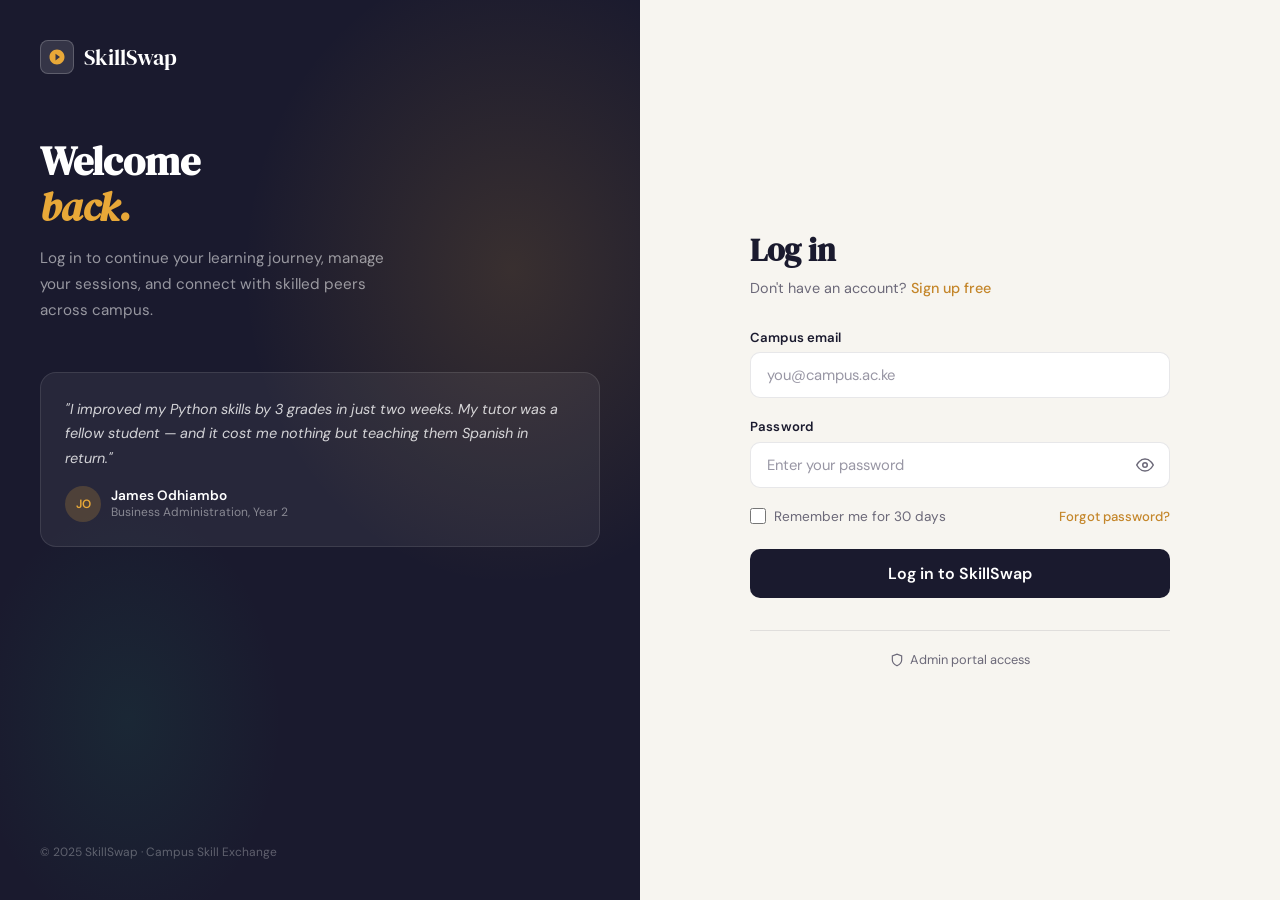
<file: frontend/dashboard.html>
<!DOCTYPE html>
<html lang="en">
<head>
<meta charset="UTF-8">
<meta name="viewport" content="width=device-width, initial-scale=1.0">
<title>Dashboard — SkillSwap</title>
<link rel="stylesheet" href="dashboard-shell.css">
<style>
  /* Page-specific */
  .welcome-banner {
    background: var(--primary); border-radius: 16px;
    padding: 1.75rem 2rem; margin-bottom: 2rem;
    position: relative; overflow: hidden;
    display: flex; align-items: center; justify-content: space-between; gap: 1rem;
  }
  .welcome-banner::before {
    content: ''; position: absolute; inset: 0;
    background:
      radial-gradient(ellipse 60% 80% at 90% 50%, rgba(232,168,56,0.18) 0%, transparent 70%),
      radial-gradient(ellipse 40% 60% at 10% 80%, rgba(29,158,117,0.1) 0%, transparent 70%);
    pointer-events: none;
  }
  .welcome-text { position: relative; z-index: 1; }
  .welcome-text p { color: rgba(255,255,255,0.55); font-size: 0.875rem; margin-bottom: 0.35rem; }
  .welcome-text h2 {
    font-family: 'DM Serif Display', serif;
    font-size: 1.6rem; color: var(--white); margin-bottom: 0.75rem;
  }
  .welcome-text h2 em { font-style: italic; color: var(--accent); }
  .welcome-actions { display: flex; gap: 0.75rem; flex-wrap: wrap; }
  .btn-accent {
    display: inline-flex; align-items: center; gap: 6px;
    padding: 0.6rem 1.2rem; background: var(--accent); color: var(--primary);
    border: none; border-radius: 8px; font-family: 'DM Sans', sans-serif;
    font-size: 0.875rem; font-weight: 700; cursor: pointer;
    text-decoration: none; transition: all 0.18s;
  }
  .btn-accent:hover { background: var(--accent-dark); color: var(--white); }
  .btn-white-outline {
    display: inline-flex; align-items: center; gap: 6px;
    padding: 0.6rem 1.2rem;
    background: rgba(255,255,255,0.08); color: rgba(255,255,255,0.8);
    border: 1px solid rgba(255,255,255,0.2); border-radius: 8px;
    font-family: 'DM Sans', sans-serif;
    font-size: 0.875rem; font-weight: 500; cursor: pointer;
    text-decoration: none; transition: all 0.18s;
  }
  .btn-white-outline:hover { background: rgba(255,255,255,0.15); color: var(--white); }
  .welcome-illus { position: relative; z-index: 1; flex-shrink: 0; }
  .welcome-illus svg { width: 90px; height: 90px; opacity: 0.25; }

  /* Session card */
  .session-item {
    display: flex; align-items: center; gap: 12px;
    padding: 0.9rem 0; border-bottom: 1px solid var(--border);
  }
  .session-item:last-child { border-bottom: none; padding-bottom: 0; }
  .session-time-block {
    text-align: center; min-width: 48px;
    background: var(--surface); border-radius: 10px;
    padding: 0.4rem; flex-shrink: 0;
  }
  .session-time-day { font-size: 0.65rem; font-weight: 700; text-transform: uppercase; color: var(--text-muted); }
  .session-time-num { font-family: 'DM Serif Display', serif; font-size: 1.3rem; color: var(--primary); line-height: 1; }
  .session-time-mon { font-size: 0.65rem; color: var(--text-muted); font-weight: 500; }
  .session-info { flex: 1; min-width: 0; }
  .session-title { font-size: 0.9rem; font-weight: 600; color: var(--text-main); margin-bottom: 2px; }
  .session-meta { font-size: 0.78rem; color: var(--text-muted); display: flex; align-items: center; gap: 6px; flex-wrap: wrap; }
  .session-dot { width: 3px; height: 3px; border-radius: 50%; background: var(--border-2); }
  .session-status { margin-left: auto; flex-shrink: 0; }

  /* Request item */
  .request-item {
    display: flex; align-items: center; gap: 12px;
    padding: 0.85rem 0; border-bottom: 1px solid var(--border);
  }
  .request-item:last-child { border-bottom: none; padding-bottom: 0; }
  .request-info { flex: 1; min-width: 0; }
  .request-name { font-size: 0.875rem; font-weight: 600; color: var(--text-main); }
  .request-skill { font-size: 0.78rem; color: var(--text-muted); margin-top: 1px; }
  .request-actions { display: flex; gap: 6px; flex-shrink: 0; }
  .btn-accept {
    padding: 0.35rem 0.8rem; background: var(--teal-light); color: #0f6e56;
    border: 1px solid rgba(29,158,117,0.2); border-radius: 7px;
    font-size: 0.78rem; font-weight: 600; cursor: pointer; transition: all 0.18s;
    font-family: 'DM Sans', sans-serif;
  }
  .btn-accept:hover { background: var(--teal); color: var(--white); }
  .btn-decline {
    padding: 0.35rem 0.8rem; background: transparent; color: var(--text-muted);
    border: 1px solid var(--border); border-radius: 7px;
    font-size: 0.78rem; font-weight: 500; cursor: pointer; transition: all 0.18s;
    font-family: 'DM Sans', sans-serif;
  }
  .btn-decline:hover { border-color: var(--coral); color: var(--coral); }

  /* Skill tile */
  .skill-tile {
    background: var(--surface); border: 1px solid var(--border);
    border-radius: 12px; padding: 1rem 1.25rem;
    display: flex; align-items: center; gap: 12px;
    transition: all 0.18s; cursor: pointer; text-decoration: none;
  }
  .skill-tile:hover { border-color: var(--primary); background: var(--white); box-shadow: 0 2px 12px rgba(26,26,46,0.06); }
  .skill-tile-icon {
    width: 40px; height: 40px; border-radius: 10px; flex-shrink: 0;
    display: flex; align-items: center; justify-content: center;
  }
  .skill-tile-icon svg { width: 18px; height: 18px; stroke: currentColor; fill: none; stroke-width: 2; }
  .skill-tile-info { flex: 1; min-width: 0; }
  .skill-tile-name { font-size: 0.875rem; font-weight: 600; color: var(--text-main); }
  .skill-tile-sessions { font-size: 0.75rem; color: var(--text-muted); margin-top: 1px; }
  .skill-tile-rating { font-size: 0.75rem; color: var(--text-muted); display: flex; align-items: center; gap: 3px; }

  /* Suggested match card */
  .match-card {
    border: 1px solid var(--border); border-radius: 12px; padding: 1rem 1.25rem;
    display: flex; gap: 12px; align-items: flex-start; transition: all 0.18s;
  }
  .match-card:hover { border-color: var(--primary); box-shadow: 0 2px 12px rgba(26,26,46,0.06); }
  .match-card-info { flex: 1; min-width: 0; }
  .match-name { font-size: 0.875rem; font-weight: 600; color: var(--text-main); }
  .match-skill { font-size: 0.8rem; color: var(--text-muted); margin: 2px 0 6px; }
  .match-tags { display: flex; gap: 5px; flex-wrap: wrap; }
  .match-card-action { flex-shrink: 0; margin-top: 2px; }

  /* Activity feed */
  .activity-item {
    display: flex; align-items: flex-start; gap: 10px;
    padding: 0.75rem 0; border-bottom: 1px solid var(--border);
    font-size: 0.83rem;
  }
  .activity-item:last-child { border-bottom: none; }
  .activity-icon {
    width: 30px; height: 30px; border-radius: 8px; flex-shrink: 0;
    display: flex; align-items: center; justify-content: center;
  }
  .activity-icon svg { width: 14px; height: 14px; stroke: currentColor; fill: none; stroke-width: 2; }
  .activity-text { flex: 1; line-height: 1.5; color: var(--text-muted); }
  .activity-text strong { color: var(--text-main); font-weight: 600; }
  .activity-time { font-size: 0.72rem; color: var(--text-light); flex-shrink: 0; margin-top: 2px; }
</style>
</head>
<body>

<!-- SIDEBAR OVERLAY (mobile) -->
<div class="sidebar-overlay" id="overlay" onclick="closeSidebar()"></div>

<!-- SIDEBAR -->
<aside class="sidebar" id="sidebar">
  <div class="sidebar-header">
    <a href="index.html" class="sidebar-logo">
      <div class="logo-dot"><svg viewBox="0 0 24 24"><path d="M12 2C6.48 2 2 6.48 2 12s4.48 10 10 10 10-4.48 10-10S17.52 2 12 2zm-2 14.5v-9l6 4.5-6 4.5z"/></svg></div>
      SkillSwap
    </a>
  </div>
  <div class="sidebar-user">
    <div class="sidebar-avatar">AK</div>
    <div class="sidebar-user-info">
      <div class="sidebar-user-name">Amara Kofi</div>
      <div class="sidebar-user-dept">Computer Science, Y3</div>
    </div>
  </div>
  <nav class="sidebar-nav">
    <div class="nav-section-label">Main</div>
    <a href="dashboard.html" class="nav-item active">
      <svg viewBox="0 0 24 24"><rect x="3" y="3" width="7" height="7" rx="1"/><rect x="14" y="3" width="7" height="7" rx="1"/><rect x="3" y="14" width="7" height="7" rx="1"/><rect x="14" y="14" width="7" height="7" rx="1"/></svg>
      Dashboard
    </a>
    <a href="profile.html" class="nav-item">
      <svg viewBox="0 0 24 24"><path d="M20 21v-2a4 4 0 0 0-4-4H8a4 4 0 0 0-4 4v2"/><circle cx="12" cy="7" r="4"/></svg>
      My Profile
    </a>
    <a href="my-skills.html" class="nav-item">
      <svg viewBox="0 0 24 24"><polygon points="12 2 15.09 8.26 22 9.27 17 14.14 18.18 21.02 12 17.77 5.82 21.02 7 14.14 2 9.27 8.91 8.26 12 2"/></svg>
      My Skills
    </a>
    <div class="nav-section-label">Exchange</div>
    <a href="browse-skills.html" class="nav-item">
      <svg viewBox="0 0 24 24"><circle cx="11" cy="11" r="8"/><line x1="21" y1="21" x2="16.65" y2="16.65"/></svg>
      Browse Skills
    </a>
    <a href="sessions.html" class="nav-item">
      <svg viewBox="0 0 24 24"><rect x="3" y="4" width="18" height="18" rx="2"/><line x1="16" y1="2" x2="16" y2="6"/><line x1="8" y1="2" x2="8" y2="6"/><line x1="3" y1="10" x2="21" y2="10"/></svg>
      Sessions
      <span class="nav-badge">2</span>
    </a>
    <a href="requests.html" class="nav-item">
      <svg viewBox="0 0 24 24"><path d="M21 15a2 2 0 0 1-2 2H7l-4 4V5a2 2 0 0 1 2-2h14a2 2 0 0 1 2 2z"/></svg>
      Requests
      <span class="nav-badge">3</span>
    </a>
    <a href="feedback.html" class="nav-item">
      <svg viewBox="0 0 24 24"><path d="M12 22s8-4 8-10V5l-8-3-8 3v7c0 6 8 10 8 10z"/><path d="M9 12l2 2 4-4"/></svg>
      Feedback
    </a>
  </nav>
  <div class="sidebar-footer">
    <a href="settings.html" class="nav-item">
      <svg viewBox="0 0 24 24"><circle cx="12" cy="12" r="3"/><path d="M19.4 15a1.65 1.65 0 0 0 .33 1.82l.06.06a2 2 0 0 1-2.83 2.83l-.06-.06a1.65 1.65 0 0 0-1.82-.33 1.65 1.65 0 0 0-1 1.51V21a2 2 0 0 1-4 0v-.09A1.65 1.65 0 0 0 9 19.4a1.65 1.65 0 0 0-1.82.33l-.06.06a2 2 0 0 1-2.83-2.83l.06-.06A1.65 1.65 0 0 0 4.68 15a1.65 1.65 0 0 0-1.51-1H3a2 2 0 0 1 0-4h.09A1.65 1.65 0 0 0 4.6 9a1.65 1.65 0 0 0-.33-1.82l-.06-.06a2 2 0 0 1 2.83-2.83l.06.06A1.65 1.65 0 0 0 9 4.68a1.65 1.65 0 0 0 1-1.51V3a2 2 0 0 1 4 0v.09a1.65 1.65 0 0 0 1 1.51 1.65 1.65 0 0 0 1.82-.33l.06-.06a2 2 0 0 1 2.83 2.83l-.06.06A1.65 1.65 0 0 0 19.4 9a1.65 1.65 0 0 0 1.51 1H21a2 2 0 0 1 0 4h-.09a1.65 1.65 0 0 0-1.51 1z"/></svg>
      Settings
    </a>
    <a href="login.html" class="nav-item">
      <svg viewBox="0 0 24 24"><path d="M9 21H5a2 2 0 0 1-2-2V5a2 2 0 0 1 2-2h4"/><polyline points="16 17 21 12 16 7"/><line x1="21" y1="12" x2="9" y2="12"/></svg>
      Log out
    </a>
  </div>
</aside>

<!-- MAIN -->
<div class="main-wrap">
  <!-- TOPBAR -->
  <header class="topbar">
    <div class="topbar-left">
      <button class="topbar-btn mobile-menu-btn" onclick="openSidebar()">
        <svg viewBox="0 0 24 24"><line x1="3" y1="6" x2="21" y2="6"/><line x1="3" y1="12" x2="21" y2="12"/><line x1="3" y1="18" x2="21" y2="18"/></svg>
      </button>
      <div>
        <div class="topbar-title">Dashboard</div>
        <div class="breadcrumb" id="topbarGreeting">Welcome back 👋</div>
      </div>
    </div>
    <div class="topbar-right">
      <a href="browse-skills.html" class="topbar-btn" title="Search skills">
        <svg viewBox="0 0 24 24"><circle cx="11" cy="11" r="8"/><line x1="21" y1="21" x2="16.65" y2="16.65"/></svg>
      </a>
      <a href="requests.html" class="topbar-btn" title="Notifications">
        <svg viewBox="0 0 24 24"><path d="M18 8A6 6 0 0 0 6 8c0 7-3 9-3 9h18s-3-2-3-9"/><path d="M13.73 21a2 2 0 0 1-3.46 0"/></svg>
        <div class="notif-dot"></div>
      </a>
      <a href="profile.html" class="topbar-avatar">AK</a>
    </div>
  </header>

  <!-- CONTENT -->
  <main class="page-content">

    <!-- WELCOME BANNER -->
    <div class="welcome-banner">
      <div class="welcome-text">
        <p>Saturday, 28 March 2026</p>
        <h2 id="welcomeH2">Welcome back, <em>loading...</em></h2>
        <div class="welcome-actions">
          <a href="my-skills.html" class="btn-accent">
            <svg width="14" height="14" viewBox="0 0 24 24" fill="none" stroke="currentColor" stroke-width="2.5"><line x1="12" y1="5" x2="12" y2="19"/><line x1="5" y1="12" x2="19" y2="12"/></svg>
            Add a skill
          </a>
          <a href="browse-skills.html" class="btn-white-outline">Browse skills</a>
        </div>
      </div>
      <div class="welcome-illus">
        <svg viewBox="0 0 120 120" fill="none" xmlns="http://www.w3.org/2000/svg">
          <circle cx="60" cy="60" r="50" stroke="white" stroke-width="1.5" stroke-dasharray="6 4"/>
          <circle cx="60" cy="60" r="30" fill="rgba(255,255,255,0.05)" stroke="rgba(255,255,255,0.3)" stroke-width="1"/>
          <circle cx="60" cy="30" r="8" fill="rgba(232,168,56,0.4)" stroke="rgba(232,168,56,0.7)" stroke-width="1.5"/>
          <circle cx="87" cy="75" r="8" fill="rgba(29,158,117,0.4)" stroke="rgba(29,158,117,0.7)" stroke-width="1.5"/>
          <circle cx="33" cy="75" r="8" fill="rgba(255,255,255,0.2)" stroke="rgba(255,255,255,0.4)" stroke-width="1.5"/>
          <line x1="60" y1="38" x2="82" y2="68" stroke="rgba(255,255,255,0.2)" stroke-width="1"/>
          <line x1="60" y1="38" x2="38" y2="68" stroke="rgba(255,255,255,0.2)" stroke-width="1"/>
          <line x1="82" y1="68" x2="38" y2="68" stroke="rgba(255,255,255,0.2)" stroke-width="1"/>
        </svg>
      </div>
    </div>

    <!-- STATS ROW -->
    <div class="stats-row">
      <div class="stat-card">
        <div class="stat-card-top">
          <div class="stat-icon" style="background:var(--teal-light);">
            <svg viewBox="0 0 24 24" style="stroke:#0f6e56;"><rect x="3" y="4" width="18" height="18" rx="2"/><line x1="16" y1="2" x2="16" y2="6"/><line x1="8" y1="2" x2="8" y2="6"/><line x1="3" y1="10" x2="21" y2="10"/></svg>
          </div>
          <span class="stat-delta delta-up">+2 this wk</span>
        </div>
        <div class="stat-num">14</div>
        <div class="stat-label">Total sessions</div>
      </div>
      <div class="stat-card">
        <div class="stat-card-top">
          <div class="stat-icon" style="background:var(--accent-light);">
            <svg viewBox="0 0 24 24" style="stroke:var(--accent-dark);"><polygon points="12 2 15.09 8.26 22 9.27 17 14.14 18.18 21.02 12 17.77 5.82 21.02 7 14.14 2 9.27 8.91 8.26 12 2"/></svg>
          </div>
          <span class="stat-delta delta-up">↑ 0.2</span>
        </div>
        <div class="stat-num">4.8</div>
        <div class="stat-label">Avg. rating</div>
      </div>
      <div class="stat-card">
        <div class="stat-card-top">
          <div class="stat-icon" style="background:#eeedfe;">
            <svg viewBox="0 0 24 24" style="stroke:#3c3489;"><path d="M20 21v-2a4 4 0 0 0-4-4H8a4 4 0 0 0-4 4v2"/><circle cx="12" cy="7" r="4"/></svg>
          </div>
          <span class="stat-delta delta-up">+5 new</span>
        </div>
        <div class="stat-num">23</div>
        <div class="stat-label">Connections</div>
      </div>
      <div class="stat-card">
        <div class="stat-card-top">
          <div class="stat-icon" style="background:var(--coral-light);">
            <svg viewBox="0 0 24 24" style="stroke:#993c1d;"><path d="M21 15a2 2 0 0 1-2 2H7l-4 4V5a2 2 0 0 1 2-2h14a2 2 0 0 1 2 2z"/></svg>
          </div>
          <span class="stat-delta delta-neutral">3 pending</span>
        </div>
        <div class="stat-num">3</div>
        <div class="stat-label">Open requests</div>
      </div>
    </div>

    <!-- GRID ROW 1 -->
    <div class="grid-2" style="margin-bottom:1.5rem;">

      <!-- Upcoming Sessions -->
      <div class="card">
        <div class="card-header">
          <div class="card-title">Upcoming sessions</div>
          <a href="sessions.html" class="card-action">View all</a>
        </div>
        <div class="card-body" id="sessionsCardBody" style="padding-top:0.25rem;">
          <!-- Populated by JS from API -->
          <div style="text-align:center;padding:1.5rem;color:var(--text-muted);font-size:.85rem;">
            Loading sessions…
          </div>
        </div>
      </div>

      <!-- Incoming Requests -->
      <div class="card">
        <div class="card-header">
          <div class="card-title">Incoming requests</div>
          <a href="requests.html" class="card-action">View all</a>
        </div>
        <div class="card-body" id="requestsCardBody" style="padding-top:0.25rem;">
          <!-- Populated by JS from API -->
          <div style="text-align:center;padding:1.5rem;color:var(--text-muted);font-size:.85rem;">
            Loading requests…
          </div>
        </div>
      </div>
    </div>

    <!-- GRID ROW 2 -->
    <div class="grid-2" style="margin-bottom:1.5rem;">

      <!-- My Skills Quick View -->
      <div class="card">
        <div class="card-header">
          <div class="card-title">My skill listings</div>
          <a href="my-skills.html" class="card-action">Manage</a>
        </div>
        <div class="card-body" id="mySkillsCardBody" style="display:flex;flex-direction:column;gap:0.6rem;padding-top:0.5rem;">
          <!-- Populated by JS from API -->
          <div style="text-align:center;padding:1.5rem;color:var(--text-muted);font-size:.85rem;">
            Loading skills…
          </div>
        </div>
      </div>

      <!-- Suggested Matches -->
      <div class="card" id="suggestedMatchesCard">
        <div class="card-header">
          <div class="card-title">Discover skills</div>
          <a href="browse-skills.html" class="card-action">Browse all</a>
        </div>
        <div class="card-body" id="suggestedCardBody" style="display:flex;flex-direction:column;gap:0.75rem;padding-top:0.5rem;">
          <!-- Populated by JS from API -->
          <div style="text-align:center;padding:1.5rem;color:var(--text-muted);font-size:.85rem;">
            Loading suggestions…
          </div>
        </div>
      </div>
    </div>

    <!-- ACTIVITY FEED -->
    <div class="card" id="activityCard">
      <div class="card-header">
        <div class="card-title">Recent activity</div>
      </div>
      <div class="card-body" id="activityFeedBody" style="padding-top:0;">
        <!-- Populated by JS from API -->
        <div style="text-align:center;padding:1.5rem;color:var(--text-muted);font-size:.85rem;">
          Loading activity…
        </div>
      </div>
    </div>

  </main>
</div>


<!-- ── SIDEBAR LOGOUT FIX: give the logout link an id ── -->
<!-- NOTE: We patch this via JS below instead of editing the HTML directly -->

<script src="api.js"></script>
<script>
// ── Helper: render empty state ──────────────────────────────────────────
function emptyState(container, icon, title, subtitle, action = '') {
  container.innerHTML = `
    <div style="text-align:center;padding:1.75rem 1rem;">
      <div style="font-size:1.8rem;margin-bottom:0.4rem;">${icon}</div>
      <div style="font-weight:600;color:var(--text-main);font-size:.9rem;margin-bottom:0.25rem;">${title}</div>
      <div style="color:var(--text-muted);font-size:.8rem;">${subtitle}</div>
      ${action}
    </div>`;
}

// ── Helper: time-of-day greeting ────────────────────────────────────────
function greeting() {
  const h = new Date().getHours();
  if (h < 12) return 'Good morning';
  if (h < 17) return 'Good afternoon';
  return 'Good evening';
}

(async () => {
  Auth.requireAuth();

  const user = Auth.getUser();
  if (!user) { window.location.href = 'login.html'; return; }

  // ── FIX: wire logout to ALL nav links that go to login.html ──────────
  // The sidebar logout <a> has href="login.html" — intercept it properly
  document.querySelectorAll('a[href="login.html"]').forEach(el => {
    el.addEventListener('click', function(e) {
      e.preventDefault();
      Auth.clear();
      window.location.href = 'login.html';
    });
  });

  // ── Sidebar & topbar ──────────────────────────────────────────────────
  populateSidebarUser();
  populateTopbarAvatar();

  // ── Dynamic greeting + name ───────────────────────────────────────────
  const firstName = user.name ? user.name.split(' ')[0] : 'there';
  const greetEl   = document.getElementById('topbarGreeting');
  if (greetEl) greetEl.textContent = `${greeting()}, ${firstName} 👋`;
  const welcomeH2 = document.getElementById('welcomeH2');
  if (welcomeH2) welcomeH2.innerHTML = `Welcome back, <em>${firstName}.</em>`;

  // ── Update the date banner ────────────────────────────────────────────
  const dateBanner = document.querySelector('.welcome-text p');
  if (dateBanner) {
    dateBanner.textContent = new Date().toLocaleDateString('en-GB', {
      weekday:'long', day:'numeric', month:'long', year:'numeric'
    });
  }

  // ── Load all data from backend ────────────────────────────────────────
  try {
    const [profile, sessions, incoming, myListings, browsed] = await Promise.all([
      UserAPI.me(),
      SessionAPI.all(),
      RequestAPI.incoming(),
      SkillAPI.myListings(),
      SkillAPI.browse(),
    ]);

    // FIX: Auth.updateUser now exists in api.js
    Auth.updateUser(profile);
    populateSidebarUser();
    populateTopbarAvatar();

    // Re-apply greeting with confirmed name from DB
    const fn = profile.firstName || user.name.split(' ')[0];
    if (greetEl) greetEl.textContent = `${greeting()}, ${fn} 👋`;
    if (welcomeH2) welcomeH2.innerHTML = `Welcome back, <em>${fn}.</em>`;

    // Sidebar dept line
    const deptEl = document.querySelector('.sidebar-user-dept');
    if (deptEl) deptEl.textContent =
      [profile.department, profile.yearOfStudy ? `Y${profile.yearOfStudy}` : null]
        .filter(Boolean).join(', ') || '';

    // ── Stat cards ─────────────────────────────────────────────────────
    const statNums = document.querySelectorAll('.stat-num');
    if (statNums[0]) statNums[0].textContent = profile.totalSessions ?? 0;
    if (statNums[1]) statNums[1].textContent = profile.averageRating > 0
      ? Number(profile.averageRating).toFixed(1) : '—';
    if (statNums[2]) statNums[2].textContent = myListings.length;
    if (statNums[3]) statNums[3].textContent =
      incoming.filter(r => r.status === 'PENDING').length;

    // ── Upcoming sessions card ──────────────────────────────────────────
    const sessContainer = document.getElementById('sessionsCardBody');
    if (sessContainer) {
      const upcoming = sessions
        .filter(s => s.status === 'CONFIRMED')
        .sort((a, b) => new Date(a.scheduledAt) - new Date(b.scheduledAt))
        .slice(0, 3);

      if (!upcoming.length) {
        emptyState(sessContainer, '📅', 'No upcoming sessions',
          'Browse skills and send a session request to get started.',
          `<a href="browse-skills.html" class="btn btn-primary"
              style="margin-top:.75rem;font-size:.8rem;padding:.45rem 1rem;">Browse Skills</a>`);
      } else {
        sessContainer.innerHTML = upcoming.map(s => {
          const d = new Date(s.scheduledAt);
          // FIX: use teacherId (number) to compare with profile.id (number)
          const isTeaching = s.teacherId === profile.id;
          const partner    = isTeaching ? s.learnerName : s.teacherName;
          return `
          <div class="session-item">
            <div class="session-time-block">
              <div class="session-time-day">${d.toLocaleDateString('en-GB',{weekday:'short'})}</div>
              <div class="session-time-num">${d.getDate()}</div>
              <div class="session-time-mon">${d.toLocaleDateString('en-GB',{month:'short'})}</div>
            </div>
            <div class="session-info">
              <div class="session-title">${s.skillTitle}</div>
              <div class="session-meta">
                <span>with <strong>${partner}</strong></span>
                <span class="session-dot"></span>
                <span>${d.toLocaleTimeString('en-GB',{hour:'2-digit',minute:'2-digit'})}
                  · ${s.duration || '1 hr'}</span>
              </div>
            </div>
            <div class="session-status">
              <span class="badge badge-teal">Confirmed</span>
            </div>
          </div>`;
        }).join('');
      }
    }

    // ── Incoming requests card ──────────────────────────────────────────
    const reqContainer = document.getElementById('requestsCardBody');
    if (reqContainer) {
      const pending = incoming.filter(r => r.status === 'PENDING');
      if (!pending.length) {
        emptyState(reqContainer, '📬', 'No pending requests',
          'When someone requests a session with you, it will appear here.');
      } else {
        reqContainer.innerHTML = pending.slice(0, 3).map(r => `
          <div class="request-item" id="req-${r.id}">
            <div class="avatar avatar-sm ${avColor(r.requesterId)}">${initials(r.requesterName)}</div>
            <div class="request-info">
              <div class="request-name">${r.requesterName}</div>
              <div class="request-skill">Wants to learn <strong>${r.skillTitle}</strong></div>
            </div>
            <div class="request-actions">
              <button class="btn-accept" onclick="handleAccept(${r.id})">Accept</button>
              <button class="btn-decline" onclick="handleDecline(${r.id})">Decline</button>
            </div>
          </div>`).join('');
      }
    }

    // ── My Skills quick-view card ───────────────────────────────────────
    const skillsContainer = document.getElementById('mySkillsCardBody');
    if (skillsContainer) {
      const catColors = {
        PROGRAMMING:'teal', DESIGN:'amber', MATHEMATICS:'coral',
        LANGUAGES:'purple', BUSINESS:'blue', SCIENCE:'green', ARTS:'amber', OTHER:'gray'
      };
      if (!myListings.length) {
        emptyState(skillsContainer, '🎯', 'No skills listed yet',
          'Share what you know — add your first skill listing.',
          `<a href="my-skills.html" class="btn btn-primary"
              style="margin-top:.75rem;font-size:.8rem;padding:.45rem 1rem;">Add a Skill</a>`);
      } else {
        const tiles = myListings.slice(0, 3).map(l => {
          const col = catColors[l.category] || 'teal';
          return `
          <a href="my-skills.html" class="skill-tile">
            <div class="skill-tile-icon" style="background:var(--${col}-light);">
              <svg viewBox="0 0 24 24"><polygon points="12 2 15.09 8.26 22 9.27 17 14.14 18.18 21.02 12 17.77 5.82 21.02 7 14.14 2 9.27 8.91 8.26 12 2"/></svg>
            </div>
            <div class="skill-tile-info">
              <div class="skill-tile-name">${l.title}</div>
              <div class="skill-tile-sessions">${l.totalSessions ?? 0} sessions · ${l.isActive ? 'Active' : 'Paused'}</div>
            </div>
            <div class="skill-tile-rating"><span class="stars">★</span> ${l.averageRating > 0 ? Number(l.averageRating).toFixed(1) : '—'}</div>
          </a>`;
        }).join('');
        skillsContainer.innerHTML = tiles + `
          <a href="my-skills.html" class="skill-tile" style="border:1.5px dashed var(--border);">
            <div class="skill-tile-icon" style="background:var(--surface-2);color:var(--text-muted);">
              <svg viewBox="0 0 24 24"><line x1="12" y1="5" x2="12" y2="19"/><line x1="5" y1="12" x2="19" y2="12"/></svg>
            </div>
            <div class="skill-tile-info">
              <div class="skill-tile-name" style="color:var(--text-muted);">Add a skill</div>
              <div class="skill-tile-sessions">Share what you can teach</div>
            </div>
          </a>`;
      }
    }

    // ── Discover / Suggested skills card ───────────────────────────────
    // FIX: backend sends userId + teacherName, NOT ownerId + ownerName
    const suggestContainer = document.getElementById('suggestedCardBody');
    if (suggestContainer) {
      const myListingIds = new Set(myListings.map(l => l.id));
      const suggestions  = browsed
        .filter(l => l.userId !== profile.id && !myListingIds.has(l.id))
        .sort(() => 0.5 - Math.random())
        .slice(0, 3);

      if (!suggestions.length) {
        emptyState(suggestContainer, '🔍', 'No suggestions yet',
          'Browse the full skill catalogue to find peers to learn from.',
          `<a href="browse-skills.html" class="btn btn-primary"
              style="margin-top:.75rem;font-size:.8rem;padding:.45rem 1rem;">Browse Skills</a>`);
      } else {
        suggestContainer.innerHTML = suggestions.map(l => `
          <div class="match-card">
            <div class="avatar avatar-sm ${avColor(l.userId)}">${initials(l.teacherName)}</div>
            <div class="match-card-info">
              <div class="match-name">${l.teacherName}</div>
              <div class="match-skill">Offers: <strong>${l.title}</strong></div>
              <div class="match-tags">
                <span class="badge ${categoryBadge(l.category)}">${cap(l.category)}</span>
                <span class="badge badge-gray">${cap(l.level)}</span>
              </div>
            </div>
            <div class="match-card-action">
              <a href="browse-skills.html" class="btn btn-ghost-sm">Request</a>
            </div>
          </div>`).join('');
      }
    }

    // ── Activity feed ───────────────────────────────────────────────────
    const activityContainer = document.getElementById('activityFeedBody');
    if (activityContainer) {
      const events = [];

      sessions.filter(s => s.status === 'COMPLETED').slice(0, 3).forEach(s => {
        const isTeaching = s.teacherId === profile.id;
        const partner    = isTeaching ? s.learnerName : s.teacherName;
        events.push({
          icon: '✅', iconStyle: 'background:var(--teal-light);color:#0f6e56;',
          text: `Session completed — <strong>${s.skillTitle}</strong> with ${partner}.`,
          time: fmtDate(s.scheduledAt),
        });
      });

      incoming.filter(r => r.status === 'ACCEPTED').slice(0, 2).forEach(r => {
        events.push({
          icon: '📅', iconStyle: 'background:var(--accent-light);color:var(--accent-dark);',
          text: `<strong>${r.requesterName}</strong> booked a <strong>${r.skillTitle}</strong> session with you.`,
          time: fmtDate(r.createdAt),
        });
      });

      if (!events.length) {
        emptyState(activityContainer, '🌱', 'No activity yet',
          'Your sessions, requests and reviews will appear here as you get started.');
      } else {
        activityContainer.innerHTML = events.map(ev => `
          <div class="activity-item">
            <div class="activity-icon" style="${ev.iconStyle}">
              <span style="font-size:0.9rem;">${ev.icon}</span>
            </div>
            <div class="activity-text">${ev.text}</div>
            <div class="activity-time">${ev.time}</div>
          </div>`).join('');
      }
    }

  } catch (err) {
    console.error('Dashboard load error:', err);
    ['sessionsCardBody','requestsCardBody','mySkillsCardBody','suggestedCardBody','activityFeedBody'].forEach(id => {
      const el = document.getElementById(id);
      if (el) emptyState(el, '⚠️', 'Could not load data',
        'Please make sure the backend is running on port 8080, then refresh.');
    });
  }
})();

// ── Request action handlers ─────────────────────────────────────────────
async function handleAccept(id) {
  try {
    await RequestAPI.respond(id, { action: 'ACCEPTED' });
    const el = document.getElementById(`req-${id}`);
    if (el) el.querySelector('.request-actions').innerHTML =
      '<span class="badge badge-teal">Accepted ✓</span>';
    showToast('Request accepted — session confirmed!');
  } catch (e) { showToast(e.message, 'error'); }
}

async function handleDecline(id) {
  try {
    await RequestAPI.respond(id, { action: 'DECLINED' });
    const el = document.getElementById(`req-${id}`);
    if (el) {
      el.style.opacity = '0.4';
      el.querySelector('.request-actions').innerHTML =
        '<span class="badge badge-gray">Declined</span>';
    }
    showToast('Request declined.');
  } catch (e) { showToast(e.message, 'error'); }
}
</script>
</body>
</html>
</file>
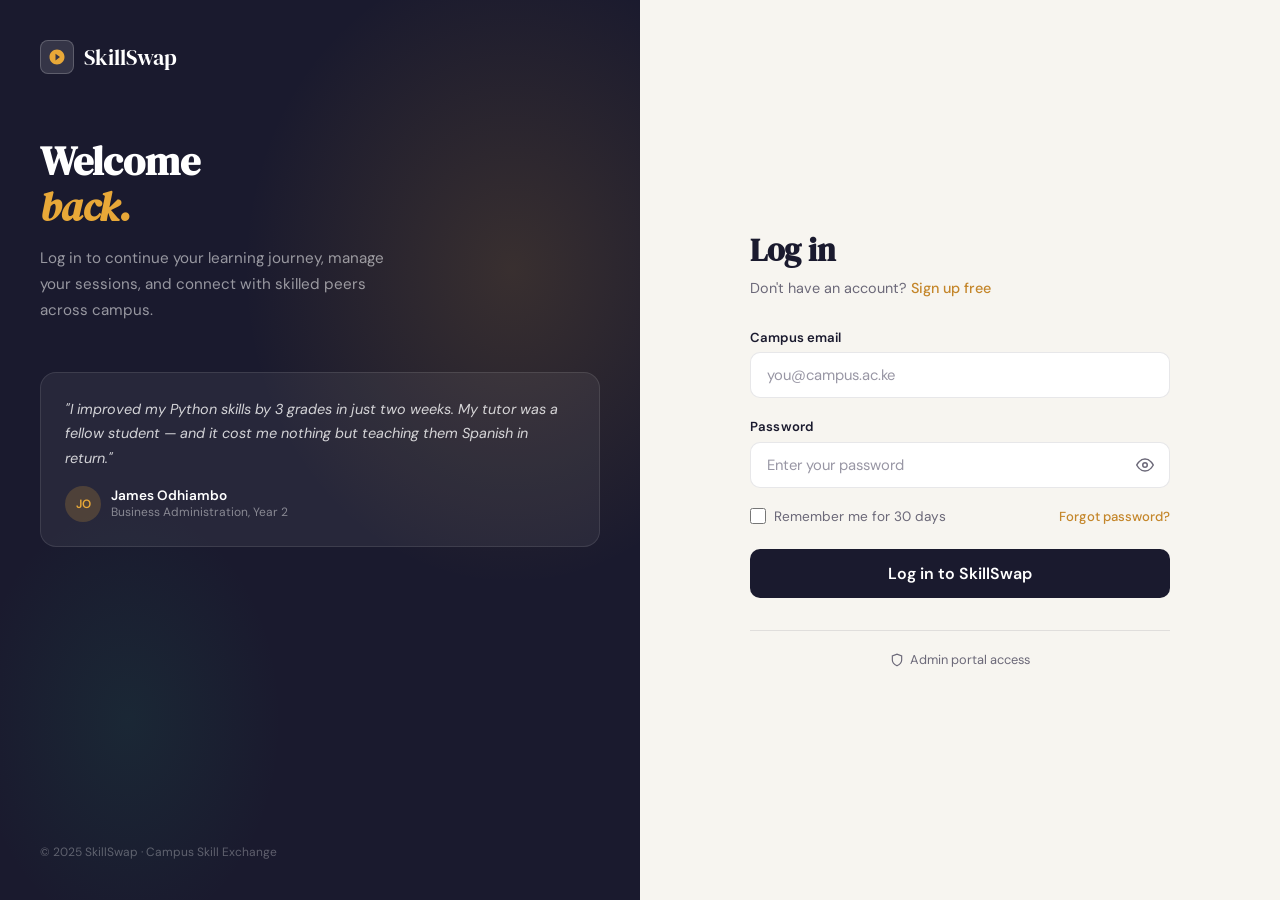
<file: frontend/login.html>
<!DOCTYPE html>
<html lang="en">
<head>
<meta charset="UTF-8">
<meta name="viewport" content="width=device-width, initial-scale=1.0">
<title>Log In — SkillSwap</title>
<link href="https://fonts.googleapis.com/css2?family=DM+Serif+Display:ital@0;1&family=DM+Sans:wght@300;400;500;600&display=swap" rel="stylesheet">
<style>
  :root {
    --primary: #1a1a2e;
    --accent: #e8a838;
    --accent-light: #fdf3dc;
    --accent-dark: #c4862a;
    --surface: #f7f5f0;
    --surface-2: #eeeae2;
    --text-main: #1a1a2e;
    --text-muted: #6b6878;
    --text-light: #9896a4;
    --white: #ffffff;
    --border: rgba(26,26,46,0.1);
    --error: #d85a30;
    --error-light: #faece7;
    --success: #1d9e75;
  }
  * { margin: 0; padding: 0; box-sizing: border-box; }
  body {
    font-family: 'DM Sans', sans-serif;
    background: var(--surface);
    color: var(--text-main);
    min-height: 100vh;
    display: grid;
    grid-template-columns: 1fr 1fr;
  }

  /* LEFT PANEL */
  .left-panel {
    background: var(--primary);
    display: flex; flex-direction: column;
    justify-content: space-between;
    padding: 2.5rem;
    position: relative; overflow: hidden;
    min-height: 100vh;
  }
  .left-panel::before {
    content: '';
    position: absolute; inset: 0;
    background:
      radial-gradient(ellipse 60% 50% at 80% 30%, rgba(232,168,56,0.15) 0%, transparent 70%),
      radial-gradient(ellipse 40% 40% at 20% 80%, rgba(29,158,117,0.1) 0%, transparent 60%);
    pointer-events: none;
  }
  .left-panel-content { position: relative; z-index: 1; }
  .nav-logo {
    display: flex; align-items: center; gap: 10px;
    font-family: 'DM Serif Display', serif;
    font-size: 1.4rem; color: var(--white); text-decoration: none;
    margin-bottom: 4rem;
  }
  .logo-dot {
    width: 34px; height: 34px; border-radius: 8px;
    background: rgba(255,255,255,0.12);
    border: 1px solid rgba(255,255,255,0.2);
    display: flex; align-items: center; justify-content: center;
  }
  .logo-dot svg { width: 18px; height: 18px; fill: var(--accent); }
  .left-headline {
    font-family: 'DM Serif Display', serif;
    font-size: 2.5rem; color: var(--white);
    line-height: 1.15; margin-bottom: 1rem;
  }
  .left-headline em { font-style: italic; color: var(--accent); }
  .left-sub { color: rgba(255,255,255,0.55); font-size: 0.95rem; line-height: 1.7; max-width: 360px; }
  .left-testimonial {
    position: relative; z-index: 1;
    background: rgba(255,255,255,0.06);
    border: 1px solid rgba(255,255,255,0.1);
    border-radius: 16px; padding: 1.5rem;
    margin-top: 3rem;
  }
  .testimonial-text {
    color: rgba(255,255,255,0.8); font-size: 0.9rem;
    line-height: 1.7; margin-bottom: 1rem;
    font-style: italic;
  }
  .testimonial-author {
    display: flex; align-items: center; gap: 10px;
  }
  .t-avatar {
    width: 36px; height: 36px; border-radius: 50%;
    background: rgba(232,168,56,0.2);
    display: flex; align-items: center; justify-content: center;
    font-size: 0.75rem; font-weight: 600; color: var(--accent);
  }
  .t-name { font-size: 0.85rem; font-weight: 600; color: var(--white); }
  .t-role { font-size: 0.75rem; color: rgba(255,255,255,0.45); }
  .left-footer {
    position: relative; z-index: 1;
    color: rgba(255,255,255,0.3); font-size: 0.75rem;
    margin-top: 2rem;
  }

  /* RIGHT PANEL */
  .right-panel {
    display: flex; flex-direction: column;
    justify-content: center; align-items: center;
    padding: 3rem 2rem;
    min-height: 100vh;
  }
  .form-card {
    width: 100%; max-width: 420px;
  }
  .form-header { margin-bottom: 2rem; }
  .form-header h2 {
    font-family: 'DM Serif Display', serif;
    font-size: 2rem; color: var(--primary); margin-bottom: 0.4rem;
  }
  .form-header p { color: var(--text-muted); font-size: 0.9rem; }
  .form-header p a { color: var(--accent-dark); text-decoration: none; font-weight: 500; }
  .form-header p a:hover { text-decoration: underline; }

  .form-group { margin-bottom: 1.25rem; }
  .form-label {
    display: block; font-size: 0.82rem; font-weight: 600;
    color: var(--text-main); margin-bottom: 0.4rem;
    letter-spacing: 0.01em;
  }
  .form-input {
    width: 100%; padding: 0.75rem 1rem;
    border: 1.5px solid var(--border);
    border-radius: 10px;
    background: var(--white);
    font-family: 'DM Sans', sans-serif;
    font-size: 0.925rem; color: var(--text-main);
    transition: border-color 0.2s, box-shadow 0.2s;
    outline: none;
  }
  .form-input:hover { border-color: rgba(26,26,46,0.2); }
  .form-input:focus {
    border-color: var(--primary);
    box-shadow: 0 0 0 3px rgba(26,26,46,0.08);
  }
  .form-input.error { border-color: var(--error); }
  .form-input::placeholder { color: var(--text-light); }

  .password-wrapper { position: relative; }
  .password-toggle {
    position: absolute; right: 12px; top: 50%; transform: translateY(-50%);
    background: none; border: none; cursor: pointer;
    color: var(--text-muted); padding: 4px;
    display: flex; align-items: center;
  }
  .password-toggle:hover { color: var(--primary); }

  .form-row { display: flex; justify-content: space-between; align-items: center; margin-bottom: 1.5rem; }
  .checkbox-label {
    display: flex; align-items: center; gap: 8px;
    font-size: 0.85rem; color: var(--text-muted); cursor: pointer;
  }
  .checkbox-label input[type="checkbox"] {
    width: 16px; height: 16px; accent-color: var(--primary); cursor: pointer;
  }
  .forgot-link {
    font-size: 0.82rem; color: var(--accent-dark);
    text-decoration: none; font-weight: 500;
  }
  .forgot-link:hover { text-decoration: underline; }

  .error-msg {
    display: none; color: var(--error); font-size: 0.78rem;
    margin-top: 0.35rem; align-items: center; gap: 4px;
  }
  .error-msg.show { display: flex; }

  .btn-submit {
    width: 100%; padding: 0.875rem;
    background: var(--primary); color: var(--white);
    border: none; border-radius: 10px;
    font-family: 'DM Sans', sans-serif;
    font-size: 1rem; font-weight: 600; cursor: pointer;
    transition: all 0.2s; margin-bottom: 1.25rem;
    display: flex; align-items: center; justify-content: center; gap: 8px;
  }
  .btn-submit:hover { background: #0f0f22; transform: translateY(-1px); }
  .btn-submit:active { transform: translateY(0); }
  .btn-submit.loading { opacity: 0.7; pointer-events: none; }

  .divider {
    display: flex; align-items: center; gap: 12px;
    margin-bottom: 1.25rem;
  }
  .divider::before, .divider::after {
    content: ''; flex: 1; height: 1px; background: var(--border);
  }
  .divider span { font-size: 0.78rem; color: var(--text-light); white-space: nowrap; }

  .btn-social {
    width: 100%; padding: 0.75rem;
    background: var(--white); color: var(--text-main);
    border: 1.5px solid var(--border); border-radius: 10px;
    font-family: 'DM Sans', sans-serif;
    font-size: 0.9rem; font-weight: 500; cursor: pointer;
    transition: all 0.2s; margin-bottom: 0.75rem;
    display: flex; align-items: center; justify-content: center; gap: 10px;
  }
  .btn-social:hover { border-color: var(--primary); background: var(--surface); }
  .btn-social svg { width: 18px; height: 18px; }

  .alert-box {
    display: none; padding: 0.85rem 1rem;
    border-radius: 10px; font-size: 0.85rem;
    margin-bottom: 1.25rem; align-items: center; gap: 8px;
  }
  .alert-box.show { display: flex; }
  .alert-error { background: var(--error-light); color: var(--error); border: 1px solid rgba(216,90,48,0.2); }
  .alert-success { background: #e1f5ee; color: #0f6e56; border: 1px solid rgba(29,158,117,0.2); }

  /* ADMIN LINK */
  .admin-link {
    text-align: center; margin-top: 2rem;
    padding-top: 1.25rem; border-top: 1px solid var(--border);
  }
  .admin-link a {
    font-size: 0.8rem; color: var(--text-muted); text-decoration: none;
    display: inline-flex; align-items: center; gap: 6px;
  }
  .admin-link a:hover { color: var(--primary); }

  /* RESPONSIVE */
  @media (max-width: 768px) {
    body { grid-template-columns: 1fr; }
    .left-panel { display: none; }
    .right-panel { padding: 2rem 1.5rem; justify-content: flex-start; padding-top: 3rem; }
    .mobile-logo {
      display: flex; align-items: center; gap: 10px;
      font-family: 'DM Serif Display', serif;
      font-size: 1.3rem; color: var(--primary);
      margin-bottom: 2rem; text-decoration: none;
    }
    .mobile-logo .logo-dot {
      background: var(--primary); border: none;
    }
  }
  @media (min-width: 769px) {
    .mobile-logo { display: none; }
  }
</style>
</head>
<body>

<!-- LEFT PANEL -->
<div class="left-panel">
  <div class="left-panel-content">
    <a href="index.html" class="nav-logo">
      <div class="logo-dot">
        <svg viewBox="0 0 24 24"><path d="M12 2C6.48 2 2 6.48 2 12s4.48 10 10 10 10-4.48 10-10S17.52 2 12 2zm-2 14.5v-9l6 4.5-6 4.5z"/></svg>
      </div>
      SkillSwap
    </a>
    <h1 class="left-headline">Welcome<br><em>back.</em></h1>
    <p class="left-sub">Log in to continue your learning journey, manage your sessions, and connect with skilled peers across campus.</p>
    <div class="left-testimonial">
      <p class="testimonial-text">"I improved my Python skills by 3 grades in just two weeks. My tutor was a fellow student — and it cost me nothing but teaching them Spanish in return."</p>
      <div class="testimonial-author">
        <div class="t-avatar">JO</div>
        <div>
          <div class="t-name">James Odhiambo</div>
          <div class="t-role">Business Administration, Year 2</div>
        </div>
      </div>
    </div>
  </div>
  <div class="left-footer">© 2025 SkillSwap · Campus Skill Exchange</div>
</div>

<!-- RIGHT PANEL -->
<div class="right-panel">
  <div class="form-card">
    <a href="index.html" class="mobile-logo">
      <div class="logo-dot" style="width:32px;height:32px;border-radius:8px;display:flex;align-items:center;justify-content:center;">
        <svg viewBox="0 0 24 24" width="18" height="18" fill="#e8a838"><path d="M12 2C6.48 2 2 6.48 2 12s4.48 10 10 10 10-4.48 10-10S17.52 2 12 2zm-2 14.5v-9l6 4.5-6 4.5z"/></svg>
      </div>
      SkillSwap
    </a>

    <div class="form-header">
      <h2>Log in</h2>
      <p>Don't have an account? <a href="register.html">Sign up free</a></p>
    </div>

    <div class="alert-box alert-error" id="alertError">
      <svg width="16" height="16" viewBox="0 0 24 24" fill="currentColor"><path d="M12 2C6.48 2 2 6.48 2 12s4.48 10 10 10 10-4.48 10-10S17.52 2 12 2zm1 15h-2v-2h2v2zm0-4h-2V7h2v6z"/></svg>
      <span id="alertMsg">Invalid email or password. Please try again.</span>
    </div>
    <div class="alert-box alert-success" id="alertSuccess">
      <svg width="16" height="16" viewBox="0 0 24 24" fill="currentColor"><path d="M9 16.17L4.83 12l-1.42 1.41L9 19 21 7l-1.41-1.41L9 16.17z"/></svg>
      <span>Login successful! Redirecting to dashboard...</span>
    </div>

    <form id="loginForm" novalidate>
      <div class="form-group">
        <label class="form-label" for="email">Campus email</label>
        <input type="email" id="email" class="form-input" placeholder="you@campus.ac.ke" autocomplete="email">
        <div class="error-msg" id="emailError">
          <svg width="12" height="12" viewBox="0 0 24 24" fill="currentColor"><path d="M12 2C6.48 2 2 6.48 2 12s4.48 10 10 10 10-4.48 10-10S17.52 2 12 2zm1 15h-2v-2h2v2zm0-4h-2V7h2v6z"/></svg>
          Please enter a valid email address.
        </div>
      </div>

      <div class="form-group">
        <label class="form-label" for="password">Password</label>
        <div class="password-wrapper">
          <input type="password" id="password" class="form-input" placeholder="Enter your password" autocomplete="current-password">
          <button type="button" class="password-toggle" id="togglePassword" aria-label="Toggle password">
            <svg id="eyeIcon" width="18" height="18" viewBox="0 0 24 24" fill="none" stroke="currentColor" stroke-width="2"><path d="M1 12s4-8 11-8 11 8 11 8-4 8-11 8-11-8-11-8z"/><circle cx="12" cy="12" r="3"/></svg>
          </button>
        </div>
        <div class="error-msg" id="passwordError">
          <svg width="12" height="12" viewBox="0 0 24 24" fill="currentColor"><path d="M12 2C6.48 2 2 6.48 2 12s4.48 10 10 10 10-4.48 10-10S17.52 2 12 2zm1 15h-2v-2h2v2zm0-4h-2V7h2v6z"/></svg>
          Password must be at least 8 characters.
        </div>
      </div>

      <div class="form-row">
        <label class="checkbox-label">
          <input type="checkbox" id="rememberMe"> Remember me for 30 days
        </label>
        <a href="#" class="forgot-link">Forgot password?</a>
      </div>

      <button type="submit" class="btn-submit" id="submitBtn">
        <span id="btnText">Log in to SkillSwap</span>
        <svg id="btnSpinner" style="display:none;animation:spin 0.8s linear infinite;" width="18" height="18" viewBox="0 0 24 24" fill="none" stroke="currentColor" stroke-width="2.5"><path d="M12 2v4M12 18v4M4.93 4.93l2.83 2.83M16.24 16.24l2.83 2.83M2 12h4M18 12h4M4.93 19.07l2.83-2.83M16.24 7.76l2.83-2.83"/></svg>
      </button>


    <div class="admin-link">
      <a href="admin-login.html">
        <svg width="14" height="14" viewBox="0 0 24 24" fill="none" stroke="currentColor" stroke-width="2"><path d="M12 22s8-4 8-10V5l-8-3-8 3v7c0 6 8 10 8 10z"/></svg>
        Admin portal access
      </a>
    </div>
  </div>
</div>

<style>
@keyframes spin { to { transform: rotate(360deg); } }
</style>
<script src="api.js"></script>
<script>
  // Redirect if already logged in
  if (Auth.isLoggedIn()) {
    window.location.href = Auth.isAdmin() ? 'admin-dashboard.html' : 'dashboard.html';
  }

  const form        = document.getElementById('loginForm');
  const emailInput  = document.getElementById('email');
  const passInput   = document.getElementById('password');
  const submitBtn   = document.getElementById('submitBtn');
  const btnText     = document.getElementById('btnText');
  const btnSpinner  = document.getElementById('btnSpinner');
  const alertError  = document.getElementById('alertError');
  const alertMsg    = document.getElementById('alertMsg');
  const alertSuccess= document.getElementById('alertSuccess');

  // Password toggle
  document.getElementById('togglePassword').addEventListener('click', () => {
    const t = passInput.type === 'password' ? 'text' : 'password';
    passInput.type = t;
    document.getElementById('eyeIcon').innerHTML = t === 'text'
      ? '<path d="M17.94 17.94A10.07 10.07 0 0 1 12 20c-7 0-11-8-11-8a18.45 18.45 0 0 1 5.06-5.94M9.9 4.24A9.12 9.12 0 0 1 12 4c7 0 11 8 11 8a18.5 18.5 0 0 1-2.16 3.19m-6.72-1.07a3 3 0 1 1-4.24-4.24"/><line x1="1" y1="1" x2="23" y2="23"/>'
      : '<path d="M1 12s4-8 11-8 11 8 11 8-4 8-11 8-11-8-11-8z"/><circle cx="12" cy="12" r="3"/>';
  });

  // Clear errors on input
  emailInput.addEventListener('input', () => { emailInput.classList.remove('error'); document.getElementById('emailError').classList.remove('show'); });
  passInput.addEventListener('input',  () => { passInput.classList.remove('error');  document.getElementById('passwordError').classList.remove('show'); });

  form.addEventListener('submit', async (e) => {
    e.preventDefault();
    alertError.classList.remove('show');
    alertSuccess.classList.remove('show');

    const email    = emailInput.value.trim();
    const password = passInput.value;
    let valid = true;

    if (!/^[^\s@]+@[^\s@]+\.[^\s@]+$/.test(email)) {
      emailInput.classList.add('error');
      document.getElementById('emailError').classList.add('show');
      valid = false;
    }
    if (password.length < 8) {
      passInput.classList.add('error');
      document.getElementById('passwordError').classList.add('show');
      valid = false;
    }
    if (!valid) return;

    // Loading state
    submitBtn.classList.add('loading');
    btnText.textContent = 'Logging in...';
    btnSpinner.style.display = 'block';

    try {
      const data = await AuthAPI.login({ email, password });
      Auth.setSession(data);
      alertSuccess.classList.add('show');
      setTimeout(() => {
        window.location.href = data.role === 'ADMIN' ? 'admin-dashboard.html' : 'dashboard.html';
      }, 1200);
    } catch (err) {
      alertMsg.textContent = err.message || 'Invalid email or password.';
      alertError.classList.add('show');
    } finally {
      submitBtn.classList.remove('loading');
      btnText.textContent = 'Log in to SkillSwap';
      btnSpinner.style.display = 'none';
    }
  });
</script>
</body>
</html>
</file>
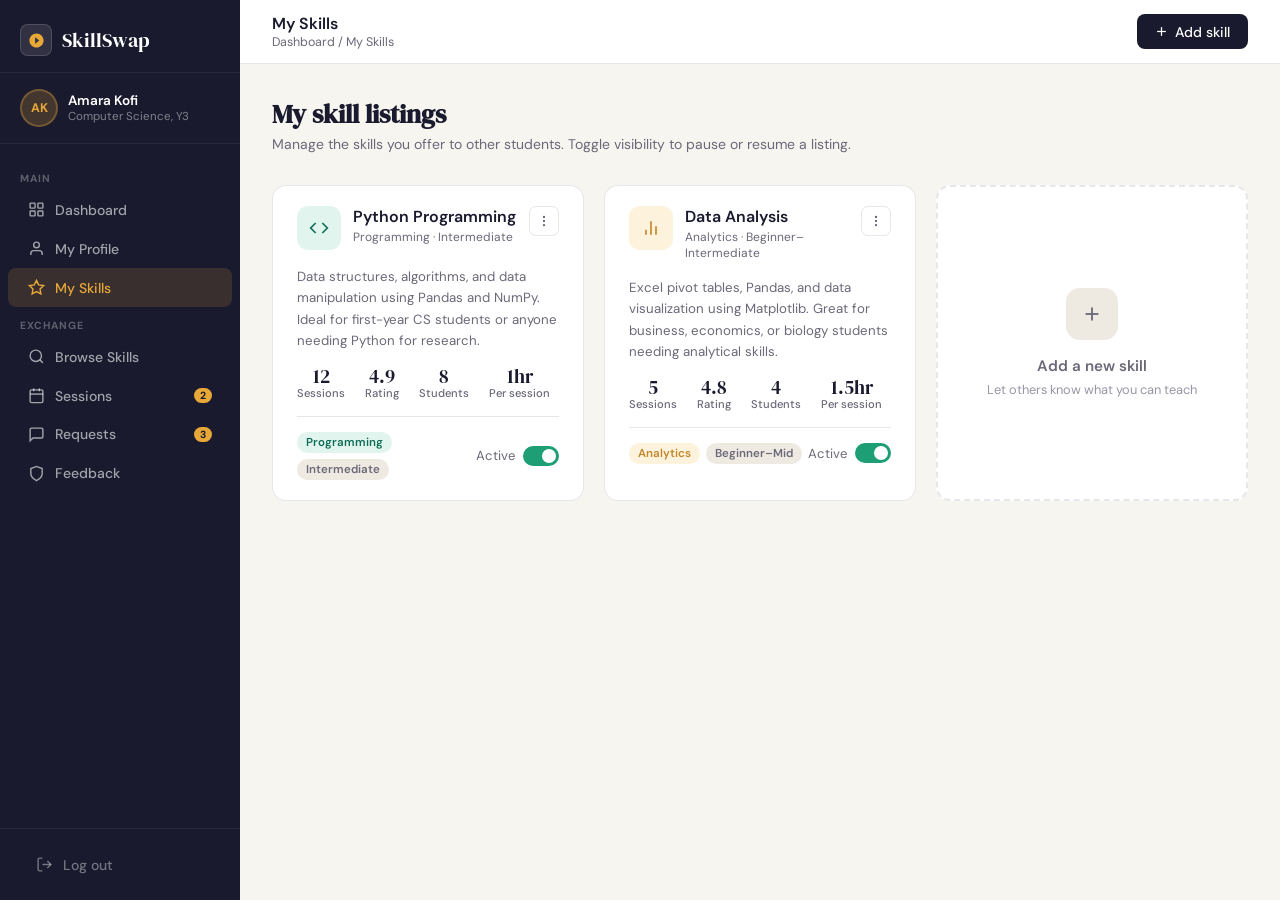
<file: frontend/my-skills.html>
<!DOCTYPE html>
<html lang="en">
<head>
<meta charset="UTF-8">
<meta name="viewport" content="width=device-width, initial-scale=1.0">
<title>My Skills — SkillSwap</title>
<link rel="stylesheet" href="dashboard-shell.css">
<style>
  .page-header { display: flex; align-items: flex-start; justify-content: space-between; gap: 1rem; margin-bottom: 2rem; flex-wrap: wrap; }
  .page-header-text h1 { font-family: 'DM Serif Display', serif; font-size: 1.6rem; color: var(--primary); margin-bottom: 3px; }
  .page-header-text p { color: var(--text-muted); font-size: 0.875rem; }

  /* Empty state */
  .empty-state { text-align: center; padding: 3rem 1rem; }
  .empty-icon { width: 60px; height: 60px; border-radius: 16px; background: var(--surface-2); display: flex; align-items: center; justify-content: center; margin: 0 auto 1rem; }
  .empty-icon svg { width: 26px; height: 26px; stroke: var(--text-muted); fill: none; stroke-width: 1.5; }
  .empty-state h3 { font-size: 1rem; font-weight: 600; color: var(--text-main); margin-bottom: 0.35rem; }
  .empty-state p { font-size: 0.85rem; color: var(--text-muted); max-width: 300px; margin: 0 auto 1.25rem; }

  /* Skill card grid */
  .skills-grid { display: grid; grid-template-columns: repeat(auto-fill, minmax(300px, 1fr)); gap: 1.25rem; }
  .skill-card {
    background: var(--white); border: 1px solid var(--border);
    border-radius: 14px; padding: 1.25rem 1.5rem;
    transition: all 0.2s; position: relative;
  }
  .skill-card:hover { box-shadow: 0 4px 20px rgba(26,26,46,0.08); border-color: var(--border-2); }
  .skill-card-top {
    display: flex; align-items: flex-start; justify-content: space-between;
    gap: 10px; margin-bottom: 1rem;
  }
  .skill-card-left { display: flex; align-items: flex-start; gap: 12px; }
  .skill-icon { width: 44px; height: 44px; border-radius: 11px; flex-shrink: 0; display: flex; align-items: center; justify-content: center; }
  .skill-icon svg { width: 20px; height: 20px; stroke: currentColor; fill: none; stroke-width: 2; }
  .skill-card-name { font-size: 1rem; font-weight: 600; color: var(--text-main); margin-bottom: 2px; }
  .skill-card-category { font-size: 0.75rem; color: var(--text-muted); }
  .skill-card-menu { position: relative; }
  .menu-btn {
    width: 30px; height: 30px; border-radius: 7px; border: 1px solid var(--border);
    background: transparent; cursor: pointer; display: flex; align-items: center;
    justify-content: center; color: var(--text-muted); transition: all 0.18s;
  }
  .menu-btn:hover { background: var(--surface); color: var(--text-main); }
  .menu-btn svg { width: 14px; height: 14px; stroke: currentColor; fill: none; stroke-width: 2; }
  .dropdown-menu {
    display: none; position: absolute; top: 36px; right: 0;
    background: var(--white); border: 1px solid var(--border);
    border-radius: 10px; min-width: 150px; z-index: 50;
    box-shadow: 0 8px 24px rgba(26,26,46,0.1); overflow: hidden;
  }
  .dropdown-menu.open { display: block; }
  .dropdown-item {
    display: flex; align-items: center; gap: 8px;
    padding: 0.65rem 1rem; font-size: 0.85rem; font-weight: 500;
    cursor: pointer; transition: background 0.15s; color: var(--text-main);
    text-decoration: none;
  }
  .dropdown-item:hover { background: var(--surface); }
  .dropdown-item svg { width: 14px; height: 14px; stroke: currentColor; fill: none; stroke-width: 2; }
  .dropdown-item.danger { color: var(--coral); }
  .dropdown-item.danger:hover { background: var(--coral-light); }
  .dropdown-divider { height: 1px; background: var(--border); }

  .skill-card-desc { font-size: 0.83rem; color: var(--text-muted); line-height: 1.6; margin-bottom: 1rem; }
  .skill-card-meta { display: flex; gap: 1.25rem; margin-bottom: 1rem; }
  .skill-meta-stat { text-align: center; }
  .skill-meta-num { font-family: 'DM Serif Display', serif; font-size: 1.2rem; color: var(--primary); line-height: 1; }
  .skill-meta-label { font-size: 0.7rem; color: var(--text-muted); font-weight: 500; }
  .skill-card-footer { display: flex; align-items: center; justify-content: space-between; padding-top: 0.9rem; border-top: 1px solid var(--border); }
  .skill-status-toggle { display: flex; align-items: center; gap: 8px; font-size: 0.82rem; color: var(--text-muted); }
  .toggle-switch { position: relative; width: 36px; height: 20px; cursor: pointer; }
  .toggle-switch input { opacity: 0; width: 0; height: 0; position: absolute; }
  .toggle-track {
    position: absolute; inset: 0; border-radius: 100px;
    background: var(--surface-2); transition: background 0.2s;
  }
  .toggle-switch input:checked + .toggle-track { background: var(--teal); }
  .toggle-thumb {
    position: absolute; top: 3px; left: 3px;
    width: 14px; height: 14px; border-radius: 50%;
    background: var(--white); transition: transform 0.2s;
    pointer-events: none;
  }
  .toggle-switch input:checked ~ .toggle-thumb { transform: translateX(16px); }

  /* Add skill / Edit modal */
  .modal-overlay { display: none; position: fixed; inset: 0; background: rgba(0,0,0,0.4); z-index: 500; align-items: center; justify-content: center; padding: 1rem; }
  .modal-overlay.open { display: flex; }
  .modal { background: var(--white); border-radius: 16px; width: 100%; max-width: 540px; max-height: 90vh; overflow-y: auto; box-shadow: 0 20px 60px rgba(0,0,0,0.15); }
  .modal-header { padding: 1.25rem 1.5rem; border-bottom: 1px solid var(--border); display: flex; align-items: center; justify-content: space-between; position: sticky; top: 0; background: var(--white); z-index: 1; }
  .modal-title { font-size: 1rem; font-weight: 600; color: var(--text-main); }
  .modal-close { width: 32px; height: 32px; border-radius: 8px; background: var(--surface); border: 1px solid var(--border); display: flex; align-items: center; justify-content: center; cursor: pointer; font-size: 1.1rem; color: var(--text-muted); transition: all 0.18s; }
  .modal-close:hover { background: var(--surface-2); }
  .modal-body { padding: 1.5rem; }
  .modal-footer { padding: 1rem 1.5rem; border-top: 1px solid var(--border); display: flex; justify-content: flex-end; gap: 0.75rem; }

  /* skill level selector */
  .level-options { display: flex; gap: 0.6rem; flex-wrap: wrap; }
  .level-opt {
    flex: 1; min-width: 90px; padding: 0.6rem;
    border: 1.5px solid var(--border); border-radius: 9px;
    text-align: center; cursor: pointer; transition: all 0.18s;
  }
  .level-opt:hover { border-color: var(--border-2); }
  .level-opt.selected { border-color: var(--primary); background: rgba(26,26,46,0.04); }
  .level-opt-name { font-size: 0.82rem; font-weight: 600; color: var(--text-main); margin-bottom: 2px; }
  .level-opt-desc { font-size: 0.7rem; color: var(--text-muted); }

  /* Delete confirm */
  .confirm-overlay { display: none; position: fixed; inset: 0; background: rgba(0,0,0,0.4); z-index: 600; align-items: center; justify-content: center; padding: 1rem; }
  .confirm-overlay.open { display: flex; }
  .confirm-box { background: var(--white); border-radius: 14px; padding: 1.75rem; max-width: 380px; width: 100%; text-align: center; box-shadow: 0 20px 60px rgba(0,0,0,0.15); }
  .confirm-box h3 { font-size: 1rem; font-weight: 600; color: var(--text-main); margin-bottom: 0.5rem; }
  .confirm-box p { font-size: 0.85rem; color: var(--text-muted); line-height: 1.6; margin-bottom: 1.25rem; }
  .confirm-actions { display: flex; gap: 0.75rem; justify-content: center; }

  /* Toast */
  .toast {
    position: fixed; bottom: 1.5rem; right: 1.5rem; z-index: 999;
    background: var(--primary); color: var(--white);
    padding: 0.85rem 1.25rem; border-radius: 10px;
    font-size: 0.875rem; font-weight: 500;
    display: flex; align-items: center; gap: 8px;
    transform: translateY(80px); opacity: 0;
    transition: all 0.3s ease; pointer-events: none;
    box-shadow: 0 4px 20px rgba(26,26,46,0.2);
  }
  .toast.show { transform: translateY(0); opacity: 1; }
  .toast svg { width: 16px; height: 16px; stroke: var(--accent); fill: none; stroke-width: 2.5; }
</style>
</head>
<body>

<div class="sidebar-overlay" id="overlay" onclick="closeSidebar()"></div>

<!-- SIDEBAR -->
<aside class="sidebar" id="sidebar">
  <div class="sidebar-header">
    <a href="index.html" class="sidebar-logo">
      <div class="logo-dot"><svg viewBox="0 0 24 24"><path d="M12 2C6.48 2 2 6.48 2 12s4.48 10 10 10 10-4.48 10-10S17.52 2 12 2zm-2 14.5v-9l6 4.5-6 4.5z"/></svg></div>
      SkillSwap
    </a>
  </div>
  <div class="sidebar-user">
    <div class="sidebar-avatar">AK</div>
    <div class="sidebar-user-info">
      <div class="sidebar-user-name">Amara Kofi</div>
      <div class="sidebar-user-dept">Computer Science, Y3</div>
    </div>
  </div>
  <nav class="sidebar-nav">
    <div class="nav-section-label">Main</div>
    <a href="dashboard.html" class="nav-item"><svg viewBox="0 0 24 24" style="stroke:currentColor;fill:none;stroke-width:2;"><rect x="3" y="3" width="7" height="7" rx="1"/><rect x="14" y="3" width="7" height="7" rx="1"/><rect x="3" y="14" width="7" height="7" rx="1"/><rect x="14" y="14" width="7" height="7" rx="1"/></svg>Dashboard</a>
    <a href="profile.html" class="nav-item"><svg viewBox="0 0 24 24" style="stroke:currentColor;fill:none;stroke-width:2;"><path d="M20 21v-2a4 4 0 0 0-4-4H8a4 4 0 0 0-4 4v2"/><circle cx="12" cy="7" r="4"/></svg>My Profile</a>
    <a href="my-skills.html" class="nav-item active"><svg viewBox="0 0 24 24" style="stroke:currentColor;fill:none;stroke-width:2;"><polygon points="12 2 15.09 8.26 22 9.27 17 14.14 18.18 21.02 12 17.77 5.82 21.02 7 14.14 2 9.27 8.91 8.26 12 2"/></svg>My Skills</a>
    <div class="nav-section-label">Exchange</div>
    <a href="browse-skills.html" class="nav-item"><svg viewBox="0 0 24 24" style="stroke:currentColor;fill:none;stroke-width:2;"><circle cx="11" cy="11" r="8"/><line x1="21" y1="21" x2="16.65" y2="16.65"/></svg>Browse Skills</a>
    <a href="sessions.html" class="nav-item"><svg viewBox="0 0 24 24" style="stroke:currentColor;fill:none;stroke-width:2;"><rect x="3" y="4" width="18" height="18" rx="2"/><line x1="16" y1="2" x2="16" y2="6"/><line x1="8" y1="2" x2="8" y2="6"/><line x1="3" y1="10" x2="21" y2="10"/></svg>Sessions<span class="nav-badge">2</span></a>
    <a href="requests.html" class="nav-item"><svg viewBox="0 0 24 24" style="stroke:currentColor;fill:none;stroke-width:2;"><path d="M21 15a2 2 0 0 1-2 2H7l-4 4V5a2 2 0 0 1 2-2h14a2 2 0 0 1 2 2z"/></svg>Requests<span class="nav-badge">3</span></a>
    <a href="feedback.html" class="nav-item"><svg viewBox="0 0 24 24" style="stroke:currentColor;fill:none;stroke-width:2;"><path d="M12 22s8-4 8-10V5l-8-3-8 3v7c0 6 8 10 8 10z"/></svg>Feedback</a>
  </nav>
  <div class="sidebar-footer">
    <a href="login.html" class="nav-item"><svg viewBox="0 0 24 24" style="stroke:currentColor;fill:none;stroke-width:2;"><path d="M9 21H5a2 2 0 0 1-2-2V5a2 2 0 0 1 2-2h4"/><polyline points="16 17 21 12 16 7"/><line x1="21" y1="12" x2="9" y2="12"/></svg>Log out</a>
  </div>
</aside>

<!-- MAIN -->
<div class="main-wrap">
  <header class="topbar">
    <div class="topbar-left">
      <button class="topbar-btn mobile-menu-btn" onclick="openSidebar()">
        <svg viewBox="0 0 24 24"><line x1="3" y1="6" x2="21" y2="6"/><line x1="3" y1="12" x2="21" y2="12"/><line x1="3" y1="18" x2="21" y2="18"/></svg>
      </button>
      <div>
        <div class="topbar-title">My Skills</div>
        <div class="breadcrumb"><a href="dashboard.html">Dashboard</a> / My Skills</div>
      </div>
    </div>
    <div class="topbar-right">
      <button class="btn btn-primary" onclick="openModal('addSkillModal')">
        <svg viewBox="0 0 24 24"><line x1="12" y1="5" x2="12" y2="19"/><line x1="5" y1="12" x2="19" y2="12"/></svg>
        Add skill
      </button>
    </div>
  </header>

  <main class="page-content">
    <div class="page-header">
      <div class="page-header-text">
        <h1>My skill listings</h1>
        <p>Manage the skills you offer to other students. Toggle visibility to pause or resume a listing.</p>
      </div>
    </div>

    <!-- SKILLS GRID -->
    <div class="skills-grid" id="skillsGrid">

      <!-- Skill Card 1 -->
      <div class="skill-card" id="skillCard1">
        <div class="skill-card-top">
          <div class="skill-card-left">
            <div class="skill-icon" style="background:var(--teal-light);color:#0f6e56;">
              <svg viewBox="0 0 24 24"><polyline points="16 18 22 12 16 6"/><polyline points="8 6 2 12 8 18"/></svg>
            </div>
            <div>
              <div class="skill-card-name">Python Programming</div>
              <div class="skill-card-category">Programming · Intermediate</div>
            </div>
          </div>
          <div class="skill-card-menu">
            <button class="menu-btn" onclick="toggleMenu('menu1')">
              <svg viewBox="0 0 24 24"><circle cx="12" cy="5" r="1"/><circle cx="12" cy="12" r="1"/><circle cx="12" cy="19" r="1"/></svg>
            </button>
            <div class="dropdown-menu" id="menu1">
              <div class="dropdown-item" onclick="editSkill(1);closeMenu('menu1')">
                <svg viewBox="0 0 24 24"><path d="M11 4H4a2 2 0 0 0-2 2v14a2 2 0 0 0 2 2h14a2 2 0 0 0 2-2v-7"/><path d="M18.5 2.5a2.121 2.121 0 0 1 3 3L12 15l-4 1 1-4 9.5-9.5z"/></svg>
                Edit listing
              </div>
              <div class="dropdown-item" onclick="closeMenu('menu1')">
                <svg viewBox="0 0 24 24"><path d="M1 12s4-8 11-8 11 8 11 8-4 8-11 8-11-8-11-8z"/><circle cx="12" cy="12" r="3"/></svg>
                Preview listing
              </div>
              <div class="dropdown-divider"></div>
              <div class="dropdown-item danger" onclick="confirmDelete(1);closeMenu('menu1')">
                <svg viewBox="0 0 24 24"><polyline points="3 6 5 6 21 6"/><path d="M19 6l-1 14a2 2 0 0 1-2 2H8a2 2 0 0 1-2-2L5 6"/><path d="M10 11v6M14 11v6"/><path d="M9 6V4h6v2"/></svg>
                Delete listing
              </div>
            </div>
          </div>
        </div>
        <p class="skill-card-desc">Data structures, algorithms, and data manipulation using Pandas and NumPy. Ideal for first-year CS students or anyone needing Python for research.</p>
        <div class="skill-card-meta">
          <div class="skill-meta-stat"><div class="skill-meta-num">12</div><div class="skill-meta-label">Sessions</div></div>
          <div class="skill-meta-stat"><div class="skill-meta-num">4.9</div><div class="skill-meta-label">Rating</div></div>
          <div class="skill-meta-stat"><div class="skill-meta-num">8</div><div class="skill-meta-label">Students</div></div>
          <div class="skill-meta-stat"><div class="skill-meta-num">1hr</div><div class="skill-meta-label">Per session</div></div>
        </div>
        <div class="skill-card-footer">
          <div style="display:flex;gap:6px;flex-wrap:wrap;">
            <span class="badge badge-teal">Programming</span>
            <span class="badge badge-gray">Intermediate</span>
          </div>
          <div class="skill-status-toggle">
            <span>Active</span>
            <label class="toggle-switch">
              <input type="checkbox" checked onchange="toggleStatus(this,'skillCard1')">
              <div class="toggle-track"></div>
              <div class="toggle-thumb"></div>
            </label>
          </div>
        </div>
      </div>

      <!-- Skill Card 2 -->
      <div class="skill-card" id="skillCard2">
        <div class="skill-card-top">
          <div class="skill-card-left">
            <div class="skill-icon" style="background:var(--accent-light);color:var(--accent-dark);">
              <svg viewBox="0 0 24 24"><line x1="18" y1="20" x2="18" y2="10"/><line x1="12" y1="20" x2="12" y2="4"/><line x1="6" y1="20" x2="6" y2="14"/></svg>
            </div>
            <div>
              <div class="skill-card-name">Data Analysis</div>
              <div class="skill-card-category">Analytics · Beginner–Intermediate</div>
            </div>
          </div>
          <div class="skill-card-menu">
            <button class="menu-btn" onclick="toggleMenu('menu2')">
              <svg viewBox="0 0 24 24"><circle cx="12" cy="5" r="1"/><circle cx="12" cy="12" r="1"/><circle cx="12" cy="19" r="1"/></svg>
            </button>
            <div class="dropdown-menu" id="menu2">
              <div class="dropdown-item" onclick="editSkill(2);closeMenu('menu2')">
                <svg viewBox="0 0 24 24"><path d="M11 4H4a2 2 0 0 0-2 2v14a2 2 0 0 0 2 2h14a2 2 0 0 0 2-2v-7"/><path d="M18.5 2.5a2.121 2.121 0 0 1 3 3L12 15l-4 1 1-4 9.5-9.5z"/></svg>Edit listing</div>
              <div class="dropdown-divider"></div>
              <div class="dropdown-item danger" onclick="confirmDelete(2);closeMenu('menu2')">
                <svg viewBox="0 0 24 24"><polyline points="3 6 5 6 21 6"/><path d="M19 6l-1 14a2 2 0 0 1-2 2H8a2 2 0 0 1-2-2L5 6"/><path d="M10 11v6M14 11v6"/><path d="M9 6V4h6v2"/></svg>Delete listing</div>
            </div>
          </div>
        </div>
        <p class="skill-card-desc">Excel pivot tables, Pandas, and data visualization using Matplotlib. Great for business, economics, or biology students needing analytical skills.</p>
        <div class="skill-card-meta">
          <div class="skill-meta-stat"><div class="skill-meta-num">5</div><div class="skill-meta-label">Sessions</div></div>
          <div class="skill-meta-stat"><div class="skill-meta-num">4.8</div><div class="skill-meta-label">Rating</div></div>
          <div class="skill-meta-stat"><div class="skill-meta-num">4</div><div class="skill-meta-label">Students</div></div>
          <div class="skill-meta-stat"><div class="skill-meta-num">1.5hr</div><div class="skill-meta-label">Per session</div></div>
        </div>
        <div class="skill-card-footer">
          <div style="display:flex;gap:6px;flex-wrap:wrap;">
            <span class="badge badge-amber">Analytics</span>
            <span class="badge badge-gray">Beginner–Mid</span>
          </div>
          <div class="skill-status-toggle">
            <span>Active</span>
            <label class="toggle-switch">
              <input type="checkbox" checked onchange="toggleStatus(this,'skillCard2')">
              <div class="toggle-track"></div>
              <div class="toggle-thumb"></div>
            </label>
          </div>
        </div>
      </div>

      <!-- Add skill card -->
      <div class="skill-card" style="border:2px dashed var(--border);display:flex;flex-direction:column;align-items:center;justify-content:center;text-align:center;padding:2.5rem;cursor:pointer;min-height:280px;" onclick="openModal('addSkillModal')">
        <div style="width:52px;height:52px;border-radius:14px;background:var(--surface-2);display:flex;align-items:center;justify-content:center;margin-bottom:1rem;">
          <svg width="22" height="22" viewBox="0 0 24 24" fill="none" stroke="var(--text-muted)" stroke-width="2"><line x1="12" y1="5" x2="12" y2="19"/><line x1="5" y1="12" x2="19" y2="12"/></svg>
        </div>
        <div style="font-size:0.95rem;font-weight:600;color:var(--text-muted);margin-bottom:0.35rem;">Add a new skill</div>
        <div style="font-size:0.8rem;color:var(--text-light);">Let others know what you can teach</div>
      </div>

    </div>

  </main>
</div>

<!-- ADD / EDIT SKILL MODAL -->
<div class="modal-overlay" id="addSkillModal">
  <div class="modal">
    <div class="modal-header">
      <div class="modal-title" id="modalTitle">Add a new skill</div>
      <div class="modal-close" onclick="closeModal('addSkillModal')">✕</div>
    </div>
    <div class="modal-body">
      <div class="form-group">
        <label class="form-label">Skill name *</label>
        <input type="text" class="form-input" id="skillName" placeholder="e.g. Calculus II, Figma Design, French Basics">
      </div>
      <div class="form-row">
        <div class="form-group">
          <label class="form-label">Category *</label>
          <select class="form-input" id="skillCategory">
            <option value="">Select category</option>
            <option>Programming</option><option>Design</option>
            <option>Mathematics</option><option>Languages</option>
            <option>Business</option><option>Science</option>
            <option>Arts</option><option>Other</option>
          </select>
        </div>
        <div class="form-group">
          <label class="form-label">Session duration</label>
          <select class="form-input" id="skillDuration">
            <option>30 minutes</option><option>1 hour</option>
            <option selected>1.5 hours</option><option>2 hours</option>
          </select>
        </div>
      </div>
      <div class="form-group">
        <label class="form-label">Proficiency level *</label>
        <div class="level-options">
          <div class="level-opt" onclick="selectLevel(this)">
            <div class="level-opt-name">Beginner</div>
            <div class="level-opt-desc">Intro concepts only</div>
          </div>
          <div class="level-opt selected" onclick="selectLevel(this)">
            <div class="level-opt-name">Intermediate</div>
            <div class="level-opt-desc">Core + practical use</div>
          </div>
          <div class="level-opt" onclick="selectLevel(this)">
            <div class="level-opt-name">Advanced</div>
            <div class="level-opt-desc">Deep expertise</div>
          </div>
        </div>
      </div>
      <div class="form-group">
        <label class="form-label">Description *</label>
        <textarea class="form-input" id="skillDesc" rows="4" placeholder="What will students learn? What topics will you cover? Who is this best suited for?"></textarea>
        <div class="form-hint">Be specific — students choose you based on this description.</div>
      </div>
      <div class="form-group">
        <label class="form-label">Availability</label>
        <input type="text" class="form-input" placeholder="e.g. Weekday afternoons, Saturdays 9–12" id="skillAvailability">
        <div class="form-hint">Let learners know when you're free to schedule sessions.</div>
      </div>
    </div>
    <div class="modal-footer">
      <button class="btn btn-outline" onclick="closeModal('addSkillModal')">Cancel</button>
      <button class="btn btn-primary" onclick="saveSkill()">
        <svg viewBox="0 0 24 24"><path d="M9 11l3 3L22 4"/></svg>
        Save listing
      </button>
    </div>
  </div>
</div>

<!-- DELETE CONFIRM -->
<div class="confirm-overlay" id="deleteConfirm">
  <div class="confirm-box">
    <div style="width:48px;height:48px;border-radius:12px;background:var(--coral-light);display:flex;align-items:center;justify-content:center;margin:0 auto 1rem;">
      <svg width="22" height="22" viewBox="0 0 24 24" fill="none" stroke="var(--coral)" stroke-width="2"><polyline points="3 6 5 6 21 6"/><path d="M19 6l-1 14a2 2 0 0 1-2 2H8a2 2 0 0 1-2-2L5 6"/></svg>
    </div>
    <h3>Delete this skill?</h3>
    <p>This will remove the listing permanently. Existing scheduled sessions won't be affected, but new requests will stop coming in.</p>
    <div class="confirm-actions">
      <button class="btn btn-outline" onclick="closeConfirm()">Cancel</button>
      <button class="btn btn-danger" onclick="deleteSkill()">Yes, delete it</button>
    </div>
  </div>
</div>

<!-- TOAST -->
<div class="toast" id="toast">
  <svg viewBox="0 0 24 24"><path d="M9 11l3 3L22 4"/></svg>
  <span id="toastMsg">Changes saved.</span>
</div>

<script>
  let deleteTarget = null;
  function openSidebar() { document.getElementById('sidebar').classList.add('open'); document.getElementById('overlay').classList.add('open'); }
  function closeSidebar() { document.getElementById('sidebar').classList.remove('open'); document.getElementById('overlay').classList.remove('open'); }
  function openModal(id) { document.getElementById(id).classList.add('open'); }
  function closeModal(id) { document.getElementById(id).classList.remove('open'); }
  function toggleMenu(id) {
    document.querySelectorAll('.dropdown-menu').forEach(m => { if (m.id !== id) m.classList.remove('open'); });
    document.getElementById(id).classList.toggle('open');
  }
  function closeMenu(id) { document.getElementById(id).classList.remove('open'); }
  document.addEventListener('click', e => {
    if (!e.target.closest('.skill-card-menu')) document.querySelectorAll('.dropdown-menu').forEach(m => m.classList.remove('open'));
  });
  function selectLevel(el) {
    document.querySelectorAll('.level-opt').forEach(o => o.classList.remove('selected'));
    el.classList.add('selected');
  }
  function editSkill(num) {
    document.getElementById('modalTitle').textContent = 'Edit skill listing';
    if (num === 1) {
      document.getElementById('skillName').value = 'Python Programming';
      document.getElementById('skillDesc').value = 'Data structures, algorithms, and data manipulation using Pandas and NumPy. Ideal for first-year CS students or anyone needing Python for research.';
    } else {
      document.getElementById('skillName').value = 'Data Analysis';
      document.getElementById('skillDesc').value = 'Excel pivot tables, Pandas, and data visualization using Matplotlib.';
    }
    openModal('addSkillModal');
  }
  function saveSkill() {
    closeModal('addSkillModal');
    showToast('Skill listing saved successfully!');
  }
  function confirmDelete(num) { deleteTarget = num; document.getElementById('deleteConfirm').classList.add('open'); }
  function closeConfirm() { document.getElementById('deleteConfirm').classList.remove('open'); deleteTarget = null; }
  function deleteSkill() {
    if (deleteTarget) {
      const card = document.getElementById('skillCard' + deleteTarget);
      if (card) { card.style.opacity = '0'; card.style.transform = 'scale(0.95)'; card.style.transition = 'all 0.3s'; setTimeout(() => card.remove(), 300); }
    }
    closeConfirm();
    showToast('Skill listing removed.');
  }
  function toggleStatus(checkbox, cardId) {
    const card = document.getElementById(cardId);
    const label = checkbox.closest('.skill-status-toggle').querySelector('span');
    if (checkbox.checked) { label.textContent = 'Active'; card.style.opacity = '1'; showToast('Listing is now active and visible.'); }
    else { label.textContent = 'Paused'; card.style.opacity = '0.65'; showToast('Listing paused — hidden from search.'); }
  }
  function showToast(msg) {
    const t = document.getElementById('toast');
    document.getElementById('toastMsg').textContent = msg;
    t.classList.add('show');
    setTimeout(() => t.classList.remove('show'), 3000);
  }
  document.getElementById('addSkillModal').addEventListener('click', function(e) { if (e.target === this) closeModal('addSkillModal'); });
  document.getElementById('deleteConfirm').addEventListener('click', function(e) { if (e.target === this) closeConfirm(); });
</script>

<script src="api.js"></script>
<script>
  function openSidebar() { document.getElementById('sidebar').classList.add('open'); document.getElementById('overlay').classList.add('open'); }
  function closeSidebar() { document.getElementById('sidebar').classList.remove('open'); document.getElementById('overlay').classList.remove('open'); }
  function openModal(id) { document.getElementById(id).classList.add('open'); }
  function closeModal(id) { document.getElementById(id).classList.remove('open'); }

  let deleteTarget = null;
  function confirmDelete(id) { deleteTarget = id; document.getElementById('deleteConfirm').classList.add('open'); }
  function closeConfirm() { document.getElementById('deleteConfirm').classList.remove('open'); deleteTarget = null; }
  function toggleMenu(id) { document.getElementById(id).classList.toggle('open'); }
  function closeMenu(id) { document.getElementById(id)?.classList.remove('open'); }
  document.addEventListener('click', e => { if (!e.target.closest('.skill-card-menu')) document.querySelectorAll('.dropdown-menu').forEach(m => m.classList.remove('open')); });
  function showToast(msg) { const t = document.getElementById('toast'); document.getElementById('toastMsg').textContent = msg; t.classList.add('show'); setTimeout(() => t.classList.remove('show'), 3000); }
  document.getElementById('addSkillModal').addEventListener('click', function(e) { if (e.target === this) closeModal('addSkillModal'); });
  document.getElementById('deleteConfirm').addEventListener('click', function(e) { if (e.target === this) closeConfirm(); });

  // ── FIX: logout ─────────────────────────────────────────────────────
  document.querySelectorAll('a[href="login.html"]').forEach(el => {
    el.addEventListener('click', e => { e.preventDefault(); Auth.clear(); window.location.href = 'login.html'; });
  });

  // ── Save skill (create / update) ────────────────────────────────────
  window.saveSkill = async function() {
    const name    = document.getElementById('skillName').value.trim();
    const desc    = document.getElementById('skillDesc').value.trim();
    const catEl   = document.getElementById('skillCategory');
    const durEl   = document.getElementById('skillDuration');
    const availEl = document.getElementById('skillAvailability');
    const levelEl = document.querySelector('.level-opt.selected .level-opt-name');
    if (!name || !catEl.value || !desc) { showToast('Please fill in all required fields.'); return; }
    const payload = {
      title: name, description: desc,
      category: catEl.value.toUpperCase(),
      level: (levelEl?.textContent || 'INTERMEDIATE').toUpperCase(),
      sessionDuration: durEl?.value || '',
      availability: availEl?.value || '',
    };
    try {
      const isEdit = document.getElementById('modalTitle').textContent.startsWith('Edit');
      if (isEdit && window._editListingId) {
        await SkillAPI.update(window._editListingId, payload); showToast('Skill listing updated!');
      } else {
        await SkillAPI.create(payload); showToast('Skill listing created!');
      }
      closeModal('addSkillModal');
      setTimeout(() => location.reload(), 800);
    } catch(e) { showToast(e.message || 'Save failed'); }
  };

  // ── Delete skill ─────────────────────────────────────────────────────
  window.deleteSkill = async function() {
    if (!deleteTarget) return;
    try {
      await SkillAPI.delete(deleteTarget);
      const card = document.getElementById('skillCard' + deleteTarget);
      if (card) { card.style.opacity = '0'; card.style.transform = 'scale(0.95)'; card.style.transition = 'all 0.3s'; setTimeout(() => card.remove(), 300); }
      showToast('Skill listing removed.');
    } catch(e) { showToast(e.message, 'error'); }
    closeConfirm(); deleteTarget = null;
  };

  // ── Toggle active/paused ─────────────────────────────────────────────
  window.toggleStatus = async function(checkbox, cardId) {
    const listingId = cardId.replace('skillCard', '');
    try {
      await SkillAPI.toggle(listingId);
      const label = checkbox.closest('.skill-status-toggle').querySelector('span');
      if (checkbox.checked) { label.textContent = 'Active'; showToast('Listing is now active.'); }
      else { label.textContent = 'Paused'; showToast('Listing paused.'); }
    } catch(e) { showToast(e.message, 'error'); checkbox.checked = !checkbox.checked; }
  };

  // ── Load listings ────────────────────────────────────────────────────
  (async () => {
    Auth.requireAuth();
    populateSidebarUser();
    populateTopbarAvatar();

    try { const p = await UserAPI.me(); const dept = document.querySelector('.sidebar-user-dept'); if (dept) dept.textContent = [p.department, p.yearOfStudy ? 'Y'+p.yearOfStudy : null].filter(Boolean).join(', '); } catch(_) {}

    try {
      const listings = await SkillAPI.myListings();
      const grid = document.getElementById('skillsGrid');
      const catColors = { PROGRAMMING:'teal', DESIGN:'amber', MATHEMATICS:'coral', LANGUAGES:'purple', BUSINESS:'blue', SCIENCE:'green', ARTS:'amber', OTHER:'gray' };

      if (!listings.length) {
        grid.innerHTML = `<div class="skill-card" style="border:2px dashed var(--border);display:flex;flex-direction:column;align-items:center;justify-content:center;text-align:center;padding:2.5rem;cursor:pointer;min-height:200px;" onclick="openModal('addSkillModal')"><div style="font-size:0.95rem;font-weight:600;color:var(--text-muted);">No skill listings yet</div><div style="font-size:0.8rem;color:var(--text-light);margin-top:4px;">Click to add your first skill</div></div>`;
        return;
      }

      grid.innerHTML = listings.map(l => `
        <div class="skill-card" id="skillCard${l.id}">
          <div class="skill-card-top">
            <div class="skill-card-left">
              <div class="skill-icon" style="background:var(--${catColors[l.category]||'teal'}-light);">
                <svg viewBox="0 0 24 24"><polygon points="12 2 15.09 8.26 22 9.27 17 14.14 18.18 21.02 12 17.77 5.82 21.02 7 14.14 2 9.27 8.91 8.26 12 2"/></svg>
              </div>
              <div>
                <div class="skill-card-name">${l.title}</div>
                <div class="skill-card-category">${l.category} · ${l.level}</div>
              </div>
            </div>
            <div class="skill-card-menu">
              <button class="menu-btn" onclick="toggleMenu('menu${l.id}')">
                <svg viewBox="0 0 24 24"><circle cx="12" cy="5" r="1"/><circle cx="12" cy="12" r="1"/><circle cx="12" cy="19" r="1"/></svg>
              </button>
              <div class="dropdown-menu" id="menu${l.id}">
                <div class="dropdown-item" onclick="editSkill(${l.id});closeMenu('menu${l.id}')">Edit listing</div>
                <div class="dropdown-divider"></div>
                <div class="dropdown-item danger" onclick="confirmDelete(${l.id});closeMenu('menu${l.id}')">Delete listing</div>
              </div>
            </div>
          </div>
          <p class="skill-card-desc">${l.description}</p>
          <div class="skill-card-meta">
            <div class="skill-meta-stat"><div class="skill-meta-num">${l.totalSessions ?? 0}</div><div class="skill-meta-label">Sessions</div></div>
            <div class="skill-meta-stat"><div class="skill-meta-num">${l.averageRating > 0 ? Number(l.averageRating).toFixed(1) : '—'}</div><div class="skill-meta-label">Rating</div></div>
          </div>
          <div class="skill-card-footer">
            <div style="display:flex;gap:6px;flex-wrap:wrap;">
              <span class="badge badge-${catColors[l.category]||'gray'}">${l.category}</span>
              <span class="badge badge-gray">${l.level}</span>
            </div>
            <div class="skill-status-toggle">
              <span>${l.isActive ? 'Active' : 'Paused'}</span>
              <label class="toggle-switch">
                <input type="checkbox" ${l.isActive ? 'checked' : ''} onchange="toggleStatus(this,'skillCard${l.id}')">
                <div class="toggle-track"></div>
                <div class="toggle-thumb"></div>
              </label>
            </div>
          </div>
        </div>`).join('') + `
        <div class="skill-card" style="border:2px dashed var(--border);display:flex;flex-direction:column;align-items:center;justify-content:center;text-align:center;padding:2.5rem;cursor:pointer;min-height:280px;" onclick="openModal('addSkillModal')">
          <div style="width:52px;height:52px;border-radius:14px;background:var(--surface-2);display:flex;align-items:center;justify-content:center;margin-bottom:1rem;">
            <svg width="22" height="22" viewBox="0 0 24 24" fill="none" stroke="var(--text-muted)" stroke-width="2"><line x1="12" y1="5" x2="12" y2="19"/><line x1="5" y1="12" x2="19" y2="12"/></svg>
          </div>
          <div style="font-size:0.95rem;font-weight:600;color:var(--text-muted);margin-bottom:0.35rem;">Add a new skill</div>
          <div style="font-size:0.8rem;color:var(--text-light);">Let others know what you can teach</div>
        </div>`;

      window._editListingId = null;
      window.editSkill = function(id) {
        window._editListingId = id;
        const l = listings.find(x => x.id === id);
        if (!l) return;
        document.getElementById('modalTitle').textContent = 'Edit skill listing';
        document.getElementById('skillName').value = l.title;
        document.getElementById('skillDesc').value = l.description;
        document.getElementById('skillCategory').value = l.category;
        openModal('addSkillModal');
      };
    } catch(e) {
      console.error('My skills load error:', e);
      showToast('Could not load skills — is the backend running?', 'error');
    }
  })();
</script>
</body>
</html>
</file>
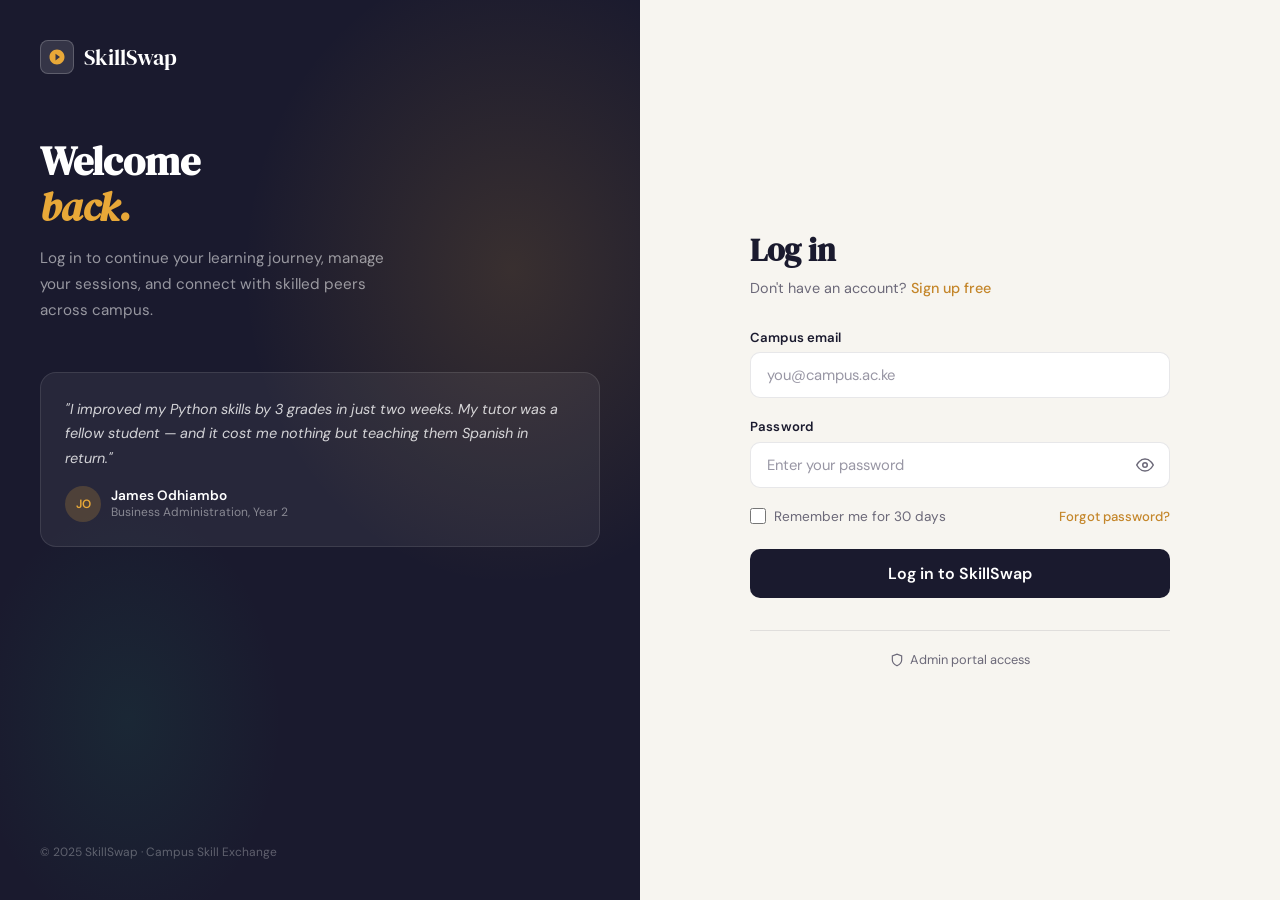
<file: frontend/profile.html>
<!DOCTYPE html>
<html lang="en">
<head>
<meta charset="UTF-8">
<meta name="viewport" content="width=device-width, initial-scale=1.0">
<title>My Profile — SkillSwap</title>
<link rel="stylesheet" href="dashboard-shell.css">
<style>
  /* Profile Hero */
  .profile-hero {
    background: var(--white); border: 1px solid var(--border);
    border-radius: 16px; overflow: hidden; margin-bottom: 1.5rem;
  }
  .profile-cover {
    height: 130px; position: relative;
    background: linear-gradient(135deg, var(--primary) 0%, #2a2a55 100%);
    overflow: hidden;
  }
  .profile-cover::after {
    content: '';
    position: absolute; inset: 0;
    background:
      radial-gradient(ellipse 60% 80% at 80% 50%, rgba(232,168,56,0.2) 0%, transparent 70%),
      radial-gradient(ellipse 40% 60% at 20% 80%, rgba(29,158,117,0.12) 0%, transparent 70%);
  }
  .cover-edit-btn {
    position: absolute; top: 12px; right: 12px; z-index: 1;
    background: rgba(255,255,255,0.12); border: 1px solid rgba(255,255,255,0.2);
    color: rgba(255,255,255,0.8); border-radius: 7px;
    padding: 0.35rem 0.75rem; font-size: 0.75rem; font-weight: 500;
    cursor: pointer; font-family: 'DM Sans', sans-serif;
    display: flex; align-items: center; gap: 5px; transition: all 0.18s;
  }
  .cover-edit-btn:hover { background: rgba(255,255,255,0.2); color: var(--white); }

  .profile-body { padding: 0 1.75rem 1.75rem; }
  .profile-avatar-row {
    display: flex; align-items: flex-end; justify-content: space-between;
    gap: 1rem; margin-top: -28px; margin-bottom: 1rem; flex-wrap: wrap;
  }
  .profile-avatar-wrap { position: relative; }
  .profile-avatar {
    width: 72px; height: 72px; border-radius: 50%;
    background: rgba(232,168,56,0.2); border: 4px solid var(--white);
    display: flex; align-items: center; justify-content: center;
    font-family: 'DM Serif Display', serif;
    font-size: 1.5rem; color: var(--accent-dark);
  }
  .avatar-edit-dot {
    position: absolute; bottom: 2px; right: 2px;
    width: 22px; height: 22px; border-radius: 50%;
    background: var(--primary); border: 2px solid var(--white);
    display: flex; align-items: center; justify-content: center;
    cursor: pointer;
  }
  .avatar-edit-dot svg { width: 10px; height: 10px; stroke: var(--white); fill: none; stroke-width: 2.5; }
  .profile-actions { display: flex; gap: 0.6rem; flex-wrap: wrap; padding-top: 2rem; }

  .profile-name {
    font-family: 'DM Serif Display', serif;
    font-size: 1.5rem; color: var(--primary); margin-bottom: 3px;
  }
  .profile-dept { color: var(--text-muted); font-size: 0.875rem; margin-bottom: 0.75rem; }
  .profile-meta-row {
    display: flex; gap: 1.25rem; flex-wrap: wrap; margin-bottom: 1rem;
  }
  .profile-meta-item {
    display: flex; align-items: center; gap: 5px;
    font-size: 0.8rem; color: var(--text-muted);
  }
  .profile-meta-item svg { width: 14px; height: 14px; stroke: currentColor; fill: none; stroke-width: 2; }
  .profile-bio { font-size: 0.9rem; color: var(--text-muted); line-height: 1.7; max-width: 620px; }

  /* Stats Strip */
  .profile-stats-strip {
    display: flex; gap: 0; border-top: 1px solid var(--border); margin: 1.25rem -1.75rem 0;
  }
  .pstat {
    flex: 1; padding: 1rem; text-align: center;
    border-right: 1px solid var(--border);
  }
  .pstat:last-child { border-right: none; }
  .pstat-num {
    font-family: 'DM Serif Display', serif;
    font-size: 1.4rem; color: var(--primary); line-height: 1;
  }
  .pstat-label { font-size: 0.72rem; color: var(--text-muted); font-weight: 500; margin-top: 3px; }

  /* Edit form modal overlay */
  .modal-overlay {
    display: none; position: fixed; inset: 0;
    background: rgba(0,0,0,0.4); z-index: 500;
    align-items: center; justify-content: center; padding: 1rem;
  }
  .modal-overlay.open { display: flex; }
  .modal {
    background: var(--white); border-radius: 16px;
    width: 100%; max-width: 560px;
    max-height: 90vh; overflow-y: auto;
    box-shadow: 0 20px 60px rgba(0,0,0,0.15);
  }
  .modal-header {
    padding: 1.25rem 1.5rem;
    border-bottom: 1px solid var(--border);
    display: flex; align-items: center; justify-content: space-between; position: sticky; top: 0; background: var(--white); z-index: 1;
  }
  .modal-title { font-size: 1rem; font-weight: 600; color: var(--text-main); }
  .modal-close {
    width: 32px; height: 32px; border-radius: 8px;
    background: var(--surface); border: 1px solid var(--border);
    display: flex; align-items: center; justify-content: center;
    cursor: pointer; font-size: 1.1rem; color: var(--text-muted);
    transition: all 0.18s;
  }
  .modal-close:hover { background: var(--surface-2); color: var(--text-main); }
  .modal-body { padding: 1.5rem; }
  .modal-footer {
    padding: 1rem 1.5rem;
    border-top: 1px solid var(--border);
    display: flex; justify-content: flex-end; gap: 0.75rem;
  }

  /* Skills section */
  .skills-section { display: flex; flex-direction: column; gap: 1.25rem; }
  .skill-listing-card {
    border: 1px solid var(--border); border-radius: 12px; padding: 1.1rem 1.25rem;
    display: flex; gap: 12px; align-items: flex-start;
    transition: all 0.18s;
  }
  .skill-listing-card:hover { border-color: var(--border-2); box-shadow: 0 2px 12px rgba(26,26,46,0.05); }
  .skill-listing-icon {
    width: 42px; height: 42px; border-radius: 11px; flex-shrink: 0;
    display: flex; align-items: center; justify-content: center;
  }
  .skill-listing-icon svg { width: 18px; height: 18px; stroke: currentColor; fill: none; stroke-width: 2; }
  .skill-listing-body { flex: 1; min-width: 0; }
  .skill-listing-name { font-size: 0.95rem; font-weight: 600; color: var(--text-main); margin-bottom: 3px; }
  .skill-listing-desc { font-size: 0.82rem; color: var(--text-muted); line-height: 1.5; margin-bottom: 0.6rem; }
  .skill-listing-meta { display: flex; gap: 0.75rem; align-items: center; flex-wrap: wrap; }
  .skill-listing-actions { display: flex; flex-direction: column; gap: 6px; align-items: flex-end; flex-shrink: 0; }

  /* Rating breakdown */
  .rating-row { display: flex; align-items: center; gap: 10px; margin-bottom: 0.5rem; }
  .rating-label { font-size: 0.78rem; color: var(--text-muted); width: 14px; text-align: right; flex-shrink: 0; }
  .rating-bar-wrap { flex: 1; height: 7px; background: var(--surface-2); border-radius: 4px; overflow: hidden; }
  .rating-bar-fill { height: 100%; border-radius: 4px; background: var(--accent); }
  .rating-count { font-size: 0.75rem; color: var(--text-muted); width: 26px; flex-shrink: 0; }

  /* Feedback card */
  .feedback-card {
    border: 1px solid var(--border); border-radius: 12px;
    padding: 1rem 1.25rem; margin-bottom: 0.75rem;
  }
  .feedback-card:last-child { margin-bottom: 0; }
  .feedback-top { display: flex; justify-content: space-between; align-items: flex-start; gap: 10px; margin-bottom: 0.6rem; }
  .feedback-author { display: flex; align-items: center; gap: 8px; }
  .feedback-name { font-size: 0.875rem; font-weight: 600; color: var(--text-main); }
  .feedback-date { font-size: 0.75rem; color: var(--text-muted); }
  .feedback-stars { color: var(--accent); font-size: 0.85rem; flex-shrink: 0; }
  .feedback-text { font-size: 0.85rem; color: var(--text-muted); line-height: 1.6; }
  .feedback-skill { margin-top: 0.5rem; }
</style>
</head>
<body>

<div class="sidebar-overlay" id="overlay" onclick="closeSidebar()"></div>

<!-- SIDEBAR -->
<aside class="sidebar" id="sidebar">
  <div class="sidebar-header">
    <a href="index.html" class="sidebar-logo">
      <div class="logo-dot"><svg viewBox="0 0 24 24"><path d="M12 2C6.48 2 2 6.48 2 12s4.48 10 10 10 10-4.48 10-10S17.52 2 12 2zm-2 14.5v-9l6 4.5-6 4.5z"/></svg></div>
      SkillSwap
    </a>
  </div>
  <div class="sidebar-user">
    <div class="sidebar-avatar">AK</div>
    <div class="sidebar-user-info">
      <div class="sidebar-user-name">Amara Kofi</div>
      <div class="sidebar-user-dept">Computer Science, Y3</div>
    </div>
  </div>
  <nav class="sidebar-nav">
    <div class="nav-section-label">Main</div>
    <a href="dashboard.html" class="nav-item"><svg viewBox="0 0 24 24" style="stroke:currentColor;fill:none;stroke-width:2;"><rect x="3" y="3" width="7" height="7" rx="1"/><rect x="14" y="3" width="7" height="7" rx="1"/><rect x="3" y="14" width="7" height="7" rx="1"/><rect x="14" y="14" width="7" height="7" rx="1"/></svg>Dashboard</a>
    <a href="profile.html" class="nav-item active"><svg viewBox="0 0 24 24" style="stroke:currentColor;fill:none;stroke-width:2;"><path d="M20 21v-2a4 4 0 0 0-4-4H8a4 4 0 0 0-4 4v2"/><circle cx="12" cy="7" r="4"/></svg>My Profile</a>
    <a href="my-skills.html" class="nav-item"><svg viewBox="0 0 24 24" style="stroke:currentColor;fill:none;stroke-width:2;"><polygon points="12 2 15.09 8.26 22 9.27 17 14.14 18.18 21.02 12 17.77 5.82 21.02 7 14.14 2 9.27 8.91 8.26 12 2"/></svg>My Skills</a>
    <div class="nav-section-label">Exchange</div>
    <a href="browse-skills.html" class="nav-item"><svg viewBox="0 0 24 24" style="stroke:currentColor;fill:none;stroke-width:2;"><circle cx="11" cy="11" r="8"/><line x1="21" y1="21" x2="16.65" y2="16.65"/></svg>Browse Skills</a>
    <a href="sessions.html" class="nav-item"><svg viewBox="0 0 24 24" style="stroke:currentColor;fill:none;stroke-width:2;"><rect x="3" y="4" width="18" height="18" rx="2"/><line x1="16" y1="2" x2="16" y2="6"/><line x1="8" y1="2" x2="8" y2="6"/><line x1="3" y1="10" x2="21" y2="10"/></svg>Sessions<span class="nav-badge">2</span></a>
    <a href="requests.html" class="nav-item"><svg viewBox="0 0 24 24" style="stroke:currentColor;fill:none;stroke-width:2;"><path d="M21 15a2 2 0 0 1-2 2H7l-4 4V5a2 2 0 0 1 2-2h14a2 2 0 0 1 2 2z"/></svg>Requests<span class="nav-badge">3</span></a>
    <a href="feedback.html" class="nav-item"><svg viewBox="0 0 24 24" style="stroke:currentColor;fill:none;stroke-width:2;"><path d="M12 22s8-4 8-10V5l-8-3-8 3v7c0 6 8 10 8 10z"/><path d="M9 12l2 2 4-4"/></svg>Feedback</a>
  </nav>
  <div class="sidebar-footer">
    <a href="login.html" class="nav-item"><svg viewBox="0 0 24 24" style="stroke:currentColor;fill:none;stroke-width:2;"><path d="M9 21H5a2 2 0 0 1-2-2V5a2 2 0 0 1 2-2h4"/><polyline points="16 17 21 12 16 7"/><line x1="21" y1="12" x2="9" y2="12"/></svg>Log out</a>
  </div>
</aside>

<!-- MAIN -->
<div class="main-wrap">
  <header class="topbar">
    <div class="topbar-left">
      <button class="topbar-btn mobile-menu-btn" onclick="openSidebar()">
        <svg viewBox="0 0 24 24"><line x1="3" y1="6" x2="21" y2="6"/><line x1="3" y1="12" x2="21" y2="12"/><line x1="3" y1="18" x2="21" y2="18"/></svg>
      </button>
      <div>
        <div class="topbar-title">My Profile</div>
        <div class="breadcrumb"><a href="dashboard.html">Dashboard</a> / Profile</div>
      </div>
    </div>
    <div class="topbar-right">
      <button class="btn btn-primary" onclick="openModal('editProfileModal')">
        <svg viewBox="0 0 24 24"><path d="M11 4H4a2 2 0 0 0-2 2v14a2 2 0 0 0 2 2h14a2 2 0 0 0 2-2v-7"/><path d="M18.5 2.5a2.121 2.121 0 0 1 3 3L12 15l-4 1 1-4 9.5-9.5z"/></svg>
        Edit Profile
      </button>
    </div>
  </header>

  <main class="page-content">

    <!-- PROFILE HERO CARD -->
    <div class="profile-hero">
      <div class="profile-cover">
        <button class="cover-edit-btn">
          <svg width="12" height="12" viewBox="0 0 24 24" fill="none" stroke="currentColor" stroke-width="2"><rect x="3" y="3" width="18" height="18" rx="2"/><circle cx="8.5" cy="8.5" r="1.5"/><polyline points="21 15 16 10 5 21"/></svg>
          Change cover
        </button>
      </div>
      <div class="profile-body">
        <div class="profile-avatar-row">
          <div class="profile-avatar-wrap">
            <div class="profile-avatar">AK</div>
            <div class="avatar-edit-dot">
              <svg viewBox="0 0 24 24"><path d="M11 4H4a2 2 0 0 0-2 2v14a2 2 0 0 0 2 2h14a2 2 0 0 0 2-2v-7"/><path d="M18.5 2.5a2.121 2.121 0 0 1 3 3L12 15l-4 1 1-4 9.5-9.5z"/></svg>
            </div>
          </div>
          <div class="profile-actions">
            <button class="btn btn-outline" onclick="openModal('editProfileModal')">
              <svg viewBox="0 0 24 24"><path d="M11 4H4a2 2 0 0 0-2 2v14a2 2 0 0 0 2 2h14a2 2 0 0 0 2-2v-7"/><path d="M18.5 2.5a2.121 2.121 0 0 1 3 3L12 15l-4 1 1-4 9.5-9.5z"/></svg>
              Edit profile
            </button>
            <button class="btn btn-ghost-sm">Share profile</button>
          </div>
        </div>
        <div class="profile-name" id="displayName">Amara Kofi</div>
        <div class="profile-dept" id="displayDept">Computer Science · Year 3</div>
        <div class="profile-meta-row">
          <div class="profile-meta-item">
            <svg viewBox="0 0 24 24"><path d="M4 4h16c1.1 0 2 .9 2 2v12c0 1.1-.9 2-2 2H4c-1.1 0-2-.9-2-2V6c0-1.1.9-2 2-2z"/><polyline points="22,6 12,13 2,6"/></svg>
            <a href="/cdn-cgi/l/email-protection" class="__cf_email__" data-cfemail="51303c3023307f3a3e37381132303c2124227f30327f3a34">[email&#160;protected]</a>
          </div>
          <div class="profile-meta-item">
            <svg viewBox="0 0 24 24"><path d="M21 10c0 7-9 13-9 13s-9-6-9-13a9 9 0 0 1 18 0z"/><circle cx="12" cy="10" r="3"/></svg>
            Nairobi Campus
          </div>
          <div class="profile-meta-item">
            <svg viewBox="0 0 24 24"><rect x="3" y="4" width="18" height="18" rx="2"/><line x1="16" y1="2" x2="16" y2="6"/><line x1="8" y1="2" x2="8" y2="6"/><line x1="3" y1="10" x2="21" y2="10"/></svg>
            Joined February 2025
          </div>
          <div class="profile-meta-item">
            <span class="stars">★★★★★</span>
            <strong style="color:var(--text-main);">4.8</strong>
            <span>(12 reviews)</span>
          </div>
        </div>
        <p class="profile-bio" id="displayBio">
          Final year Computer Science student passionate about data science and machine learning. I enjoy breaking down complex algorithms into easy-to-understand concepts. Outside coding, I'm learning French and would love to exchange for tech skills!
        </p>
        <div class="profile-stats-strip">
          <div class="pstat"><div class="pstat-num">14</div><div class="pstat-label">Sessions taught</div></div>
          <div class="pstat"><div class="pstat-num">8</div><div class="pstat-label">Skills learned</div></div>
          <div class="pstat"><div class="pstat-num">23</div><div class="pstat-label">Connections</div></div>
          <div class="pstat"><div class="pstat-num">4.8★</div><div class="pstat-label">Avg. rating</div></div>
        </div>
      </div>
    </div>

    <!-- TWO COLUMN LAYOUT -->
    <div class="grid-2">

      <!-- LEFT: Skills & Ratings -->
      <div style="display:flex;flex-direction:column;gap:1.25rem;">

        <!-- Skills I teach -->
        <div class="card">
          <div class="card-header">
            <div class="card-title">Skills I teach</div>
            <a href="my-skills.html" class="card-action">Manage</a>
          </div>
          <div class="card-body" style="padding-top:0.5rem;">
            <div class="skills-section">
              <div class="skill-listing-card">
                <div class="skill-listing-icon" style="background:var(--teal-light);color:#0f6e56;">
                  <svg viewBox="0 0 24 24"><polyline points="16 18 22 12 16 6"/><polyline points="8 6 2 12 8 18"/></svg>
                </div>
                <div class="skill-listing-body">
                  <div class="skill-listing-name">Python Programming</div>
                  <div class="skill-listing-desc">Data structures, algorithms, Pandas & NumPy. Ideal for CS or data-related coursework.</div>
                  <div class="skill-listing-meta">
                    <span class="badge badge-teal">Programming</span>
                    <span class="badge badge-gray">12 sessions</span>
                    <span style="font-size:0.75rem;color:var(--text-muted);">★ 4.9</span>
                  </div>
                </div>
              </div>
              <div class="skill-listing-card">
                <div class="skill-listing-icon" style="background:var(--accent-light);color:var(--accent-dark);">
                  <svg viewBox="0 0 24 24"><line x1="18" y1="20" x2="18" y2="10"/><line x1="12" y1="20" x2="12" y2="4"/><line x1="6" y1="20" x2="6" y2="14"/></svg>
                </div>
                <div class="skill-listing-body">
                  <div class="skill-listing-name">Data Analysis</div>
                  <div class="skill-listing-desc">Excel, Pandas, visualization with Matplotlib. Great for business or science students.</div>
                  <div class="skill-listing-meta">
                    <span class="badge badge-amber">Analytics</span>
                    <span class="badge badge-gray">5 sessions</span>
                    <span style="font-size:0.75rem;color:var(--text-muted);">★ 4.8</span>
                  </div>
                </div>
              </div>
            </div>
          </div>
        </div>

        <!-- Skills I want to learn -->
        <div class="card">
          <div class="card-header">
            <div class="card-title">Skills I want to learn</div>
            <button class="card-action" onclick="openModal('editProfileModal')">Edit</button>
          </div>
          <div class="card-body">
            <div style="display:flex;gap:0.5rem;flex-wrap:wrap;">
              <span class="badge badge-purple">UI/UX Design</span>
              <span class="badge badge-coral">French Language</span>
              <span class="badge badge-blue">Financial Accounting</span>
              <span class="badge badge-green">Cell Biology</span>
              <span class="badge badge-gray">Public Speaking</span>
            </div>
          </div>
        </div>
      </div>

      <!-- RIGHT: Ratings & Feedback -->
      <div style="display:flex;flex-direction:column;gap:1.25rem;">
        <div class="card">
          <div class="card-header">
            <div class="card-title">Ratings & feedback</div>
          </div>
          <div class="card-body">
            <!-- Rating summary -->
            <div style="display:flex;align-items:center;gap:1.5rem;margin-bottom:1.25rem;padding-bottom:1.25rem;border-bottom:1px solid var(--border);">
              <div style="text-align:center;flex-shrink:0;">
                <div style="font-family:'DM Serif Display',serif;font-size:3rem;line-height:1;color:var(--primary);">4.8</div>
                <div style="color:var(--accent);font-size:1rem;letter-spacing:2px;">★★★★★</div>
                <div style="font-size:0.75rem;color:var(--text-muted);margin-top:3px;">12 reviews</div>
              </div>
              <div style="flex:1;">
                <div class="rating-row"><div class="rating-label">5</div><div class="rating-bar-wrap"><div class="rating-bar-fill" style="width:75%;"></div></div><div class="rating-count">9</div></div>
                <div class="rating-row"><div class="rating-label">4</div><div class="rating-bar-wrap"><div class="rating-bar-fill" style="width:17%;background:#c4862a;"></div></div><div class="rating-count">2</div></div>
                <div class="rating-row"><div class="rating-label">3</div><div class="rating-bar-wrap"><div class="rating-bar-fill" style="width:8%;background:#d85a30;"></div></div><div class="rating-count">1</div></div>
                <div class="rating-row"><div class="rating-label">2</div><div class="rating-bar-wrap"><div class="rating-bar-fill" style="width:0%;"></div></div><div class="rating-count">0</div></div>
                <div class="rating-row"><div class="rating-label">1</div><div class="rating-bar-wrap"><div class="rating-bar-fill" style="width:0%;"></div></div><div class="rating-count">0</div></div>
              </div>
            </div>
            <!-- Feedback items -->
            <div class="feedback-card">
              <div class="feedback-top">
                <div class="feedback-author">
                  <div class="avatar avatar-sm av-amber">DS</div>
                  <div>
                    <div class="feedback-name">Daniel Simiyu</div>
                    <div class="feedback-date">March 25, 2026</div>
                  </div>
                </div>
                <div class="feedback-stars">★★★★★</div>
              </div>
              <div class="feedback-text">"Amara is an exceptional teacher. She explained Pandas groupby operations in a way that finally made it click for me. Very patient and thorough!"</div>
              <div class="feedback-skill mt-1"><span class="badge badge-teal">Python Programming</span></div>
            </div>
            <div class="feedback-card">
              <div class="feedback-top">
                <div class="feedback-author">
                  <div class="avatar avatar-sm av-coral">JO</div>
                  <div>
                    <div class="feedback-name">James Odhiambo</div>
                    <div class="feedback-date">March 20, 2026</div>
                  </div>
                </div>
                <div class="feedback-stars">★★★★★</div>
              </div>
              <div class="feedback-text">"Really helpful session! Amara broke down data visualization step by step and shared really useful resources. Would definitely book again."</div>
              <div class="feedback-skill mt-1"><span class="badge badge-amber">Data Analysis</span></div>
            </div>
            <div class="feedback-card">
              <div class="feedback-top">
                <div class="feedback-author">
                  <div class="avatar avatar-sm av-purple">FO</div>
                  <div>
                    <div class="feedback-name">Faith Otieno</div>
                    <div class="feedback-date">March 15, 2026</div>
                  </div>
                </div>
                <div class="feedback-stars">★★★★☆</div>
              </div>
              <div class="feedback-text">"Good session overall. Covered Python OOP concepts well. Sometimes went a bit fast but always willing to repeat."</div>
              <div class="feedback-skill mt-1"><span class="badge badge-teal">Python Programming</span></div>
            </div>
          </div>
        </div>
      </div>
    </div>
  </main>
</div>

<!-- EDIT PROFILE MODAL -->
<div class="modal-overlay" id="editProfileModal">
  <div class="modal">
    <div class="modal-header">
      <div class="modal-title">Edit Profile</div>
      <div class="modal-close" onclick="closeModal('editProfileModal')">✕</div>
    </div>
    <div class="modal-body">
      <div class="form-row">
        <div class="form-group">
          <label class="form-label">First name</label>
          <input type="text" class="form-input" id="editFirstName" value="Amara">
        </div>
        <div class="form-group">
          <label class="form-label">Last name</label>
          <input type="text" class="form-input" id="editLastName" value="Kofi">
        </div>
      </div>
      <div class="form-group">
        <label class="form-label">Campus email</label>
        <input type="email" class="form-input" value="amara.kofi@campus.ac.ke" disabled style="opacity:0.6;cursor:not-allowed;">
        <div class="form-hint">Email cannot be changed. Contact admin for help.</div>
      </div>
      <div class="form-row">
        <div class="form-group">
          <label class="form-label">Department</label>
          <select class="form-input" id="editDept">
            <option selected>Computer Science & Engineering</option>
            <option>Business Administration</option>
            <option>Mathematics & Statistics</option>
          </select>
        </div>
        <div class="form-group">
          <label class="form-label">Year of study</label>
          <select class="form-input" id="editYear">
            <option>Year 1</option><option>Year 2</option>
            <option selected>Year 3</option><option>Year 4</option><option>Postgraduate</option>
          </select>
        </div>
      </div>
      <div class="form-group">
        <label class="form-label">Bio</label>
        <textarea class="form-input" id="editBio" rows="4">Final year Computer Science student passionate about data science and machine learning. I enjoy breaking down complex algorithms into easy-to-understand concepts. Outside coding, I'm learning French and would love to exchange for tech skills!</textarea>
        <div class="form-hint">Max 300 characters. Keep it friendly and informative.</div>
      </div>
      <div class="form-group">
        <label class="form-label">Skills I want to learn</label>
        <input type="text" class="form-input" value="UI/UX Design, French Language, Financial Accounting" placeholder="Comma-separated">
        <div class="form-hint">Add skills you're looking to learn from others.</div>
      </div>
    </div>
    <div class="modal-footer">
      <button class="btn btn-outline" onclick="closeModal('editProfileModal')">Cancel</button>
      <button class="btn btn-primary" onclick="saveProfile()">Save changes</button>
    </div>
  </div>
</div>


<script src="api.js"></script>
<script>
(async () => {
  Auth.requireAuth();
  populateSidebarUser();
  populateTopbarAvatar();

  // ── FIX: wire all logout links ──────────────────────────────────────
  document.querySelectorAll('a[href="login.html"]').forEach(el => {
    el.addEventListener('click', e => { e.preventDefault(); Auth.clear(); window.location.href = 'login.html'; });
  });

  try {
    const [profile, mySkills, received] = await Promise.all([
      UserAPI.me(),
      SkillAPI.myListings(),
      FeedbackAPI.received(),
    ]);

    // ── Fill profile display fields ──────────────────────────────────
    const nameEl = document.getElementById('displayName');
    const deptEl = document.getElementById('displayDept');
    const bioEl  = document.getElementById('displayBio');
    if (nameEl) nameEl.textContent = `${profile.firstName} ${profile.lastName}`;
    if (deptEl) deptEl.textContent =
      [profile.department, profile.yearOfStudy].filter(Boolean).join(' · ') || '—';
    if (bioEl && profile.bio) bioEl.textContent = profile.bio;

    // ── Email ────────────────────────────────────────────────────────
    const emailEl = document.getElementById('displayEmail');
    if (emailEl) emailEl.textContent = profile.email;

    // ── Joined date ──────────────────────────────────────────────────
    const joinedEl = document.getElementById('displayJoined');
    if (joinedEl && profile.createdAt) {
      joinedEl.textContent = 'Joined ' + new Date(profile.createdAt)
        .toLocaleDateString('en-GB', { month: 'long', year: 'numeric' });
    }

    // ── Stats strip ──────────────────────────────────────────────────
    // FIX: use querySelectorAll('.pstat-num') — index 0 = sessions, index 3 = rating
    const pstats = document.querySelectorAll('.pstat-num');
    if (pstats[0]) pstats[0].textContent = profile.totalSessions ?? 0;
    if (pstats[3]) pstats[3].textContent =
      (Number(profile.averageRating ?? 0).toFixed(1)) + '★';
    // index 1 = skills taught count
    if (pstats[1]) pstats[1].textContent = mySkills.length;

    // ── Avatar initials ───────────────────────────────────────────────
    const av = document.querySelector('.profile-avatar');
    if (av) {
      av.textContent = initials(`${profile.firstName} ${profile.lastName}`);
      av.className   = av.className.replace(/av-\w+/g, '') + ' ' + avColor(profile.id);
    }

    // ── Rating badge on cover ─────────────────────────────────────────
    const ratingBadgeEl = document.getElementById('displayRating');
    if (ratingBadgeEl) {
      const r = Number(profile.averageRating ?? 0);
      ratingBadgeEl.innerHTML = `${'★'.repeat(Math.round(r))}${'☆'.repeat(5 - Math.round(r))}
        ${r.toFixed(1)} (${received.length} review${received.length !== 1 ? 's' : ''})`;
    }

    // ── Update sidebar + stored user ─────────────────────────────────
    Auth.updateUser(profile);
    populateSidebarUser();
    const sidebarDept = document.querySelector('.sidebar-user-dept');
    if (sidebarDept) sidebarDept.textContent =
      [profile.department, profile.yearOfStudy ? `Y${profile.yearOfStudy}` : null]
        .filter(Boolean).join(', ');

    // ── Prefill edit modal form ───────────────────────────────────────
    const fFirst = document.getElementById('editFirstName');
    const fLast  = document.getElementById('editLastName');
    const fBio   = document.getElementById('editBio');
    if (fFirst) fFirst.value = profile.firstName || '';
    if (fLast)  fLast.value  = profile.lastName  || '';
    if (fBio)   fBio.value   = profile.bio        || '';

    // FIX editDept / editYear selects: set by value match or add option
    const deptSelect = document.getElementById('editDept');
    const yearSelect = document.getElementById('editYear');
    if (deptSelect && profile.department) {
      // Try to find matching option, otherwise add one
      const opt = [...deptSelect.options].find(o => o.value === profile.department || o.text === profile.department);
      if (opt) { opt.selected = true; }
      else { const o = new Option(profile.department, profile.department, true, true); deptSelect.add(o); }
    }
    if (yearSelect && profile.yearOfStudy) {
      const opt = [...yearSelect.options].find(o => o.value === profile.yearOfStudy || o.text === profile.yearOfStudy || o.text.includes(profile.yearOfStudy));
      if (opt) opt.selected = true;
    }

    // ── Feedback / reviews section ────────────────────────────────────
    // FIX: API returns reviewerId + reviewerName, not authorId + authorName
    const fbContainer = document.querySelector('.feedback-list') ||
                        document.getElementById('feedbackList');
    if (fbContainer) {
      if (!received.length) {
        fbContainer.innerHTML = '<p style="color:var(--text-muted);font-size:.875rem;padding:1rem 0">No reviews yet.</p>';
      } else {
        fbContainer.innerHTML = received.slice(0, 5).map(f => `
          <div class="feedback-card">
            <div class="feedback-top">
              <div class="feedback-author">
                <div class="avatar avatar-sm ${avColor(f.reviewerId)}">${initials(f.reviewerName)}</div>
                <div>
                  <div class="feedback-name">${f.reviewerName}</div>
                  <div class="feedback-date">${fmtDate(f.createdAt)}</div>
                </div>
              </div>
              <div class="feedback-stars" style="color:var(--accent)">${stars(f.overallRating)}</div>
            </div>
            <div class="feedback-text">"${f.reviewText || 'No written review.'}"</div>
            <div class="feedback-skill mt-1">
              <span class="badge badge-teal">${f.skillTitle}</span>
            </div>
          </div>`).join('');
      }
    }

  } catch(e) {
    console.error('Profile load error:', e);
    showToast('Failed to load profile. Is the backend running?', 'error');
  }
})();

// ── Save profile ──────────────────────────────────────────────────────
async function saveProfile() {
  const payload = {
    firstName:   document.getElementById('editFirstName')?.value?.trim(),
    lastName:    document.getElementById('editLastName')?.value?.trim(),
    department:  document.getElementById('editDept')?.value,
    yearOfStudy: document.getElementById('editYear')?.value,
    bio:         document.getElementById('editBio')?.value?.trim(),
  };
  try {
    const updated = await UserAPI.update(payload);
    // Update display
    const nameEl = document.getElementById('displayName');
    const deptEl = document.getElementById('displayDept');
    const bioEl  = document.getElementById('displayBio');
    if (nameEl) nameEl.textContent = `${updated.firstName} ${updated.lastName}`;
    if (deptEl) deptEl.textContent = [updated.department, updated.yearOfStudy].filter(Boolean).join(' · ');
    if (bioEl && updated.bio) bioEl.textContent = updated.bio;

    // Persist to localStorage
    Auth.setSession({
      token:    Auth.getToken(),
      userId:   updated.id,
      email:    updated.email,
      fullName: updated.fullName,
      role:     updated.role,
    });
    populateSidebarUser();
    closeModal('editProfileModal');
    showToast('Profile updated!');
  } catch(e) {
    showToast(e.message || 'Update failed', 'error');
  }
}
</script>
</body>
</html>
</file>
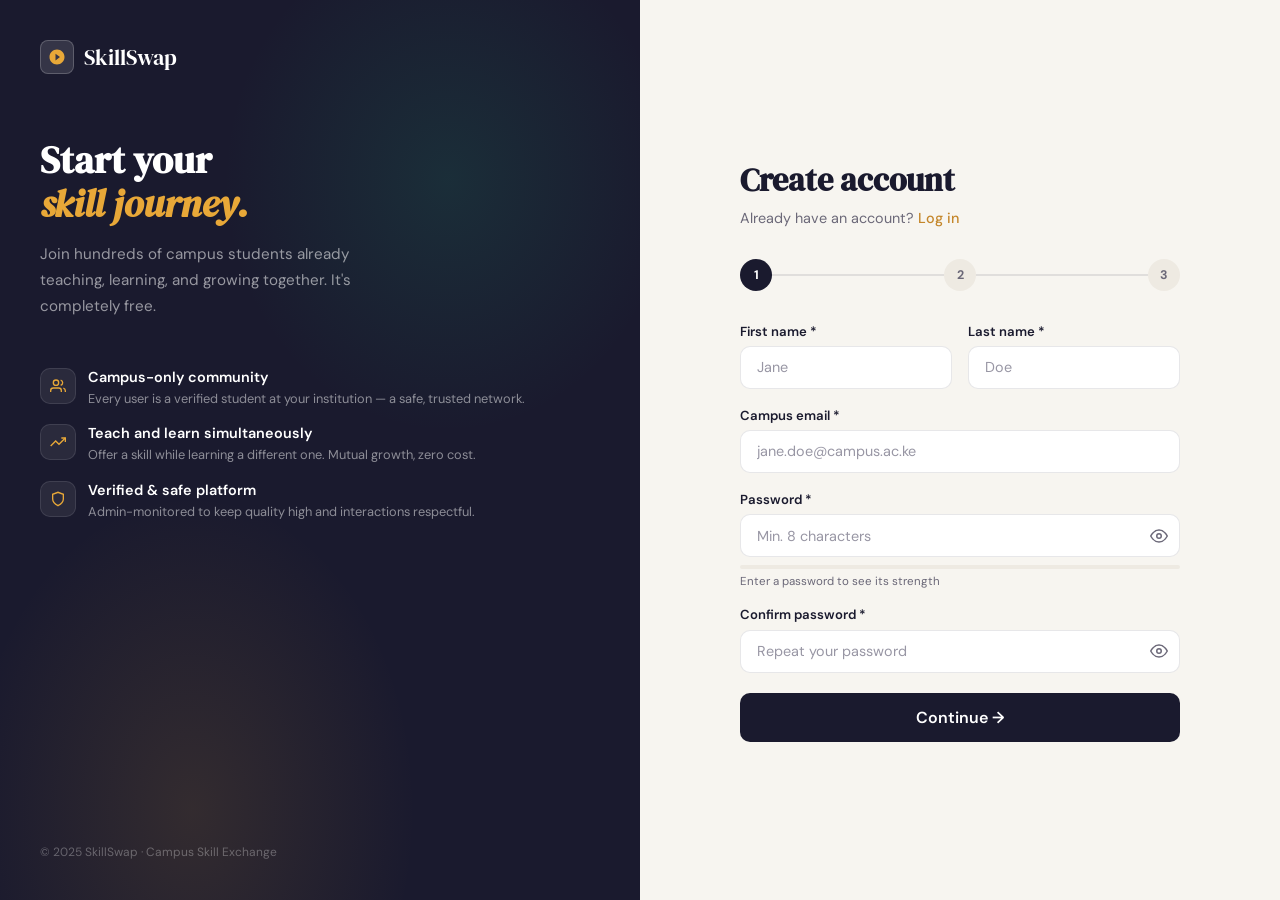
<file: frontend/register.html>
<!DOCTYPE html>
<html lang="en">
<head>
<meta charset="UTF-8">
<meta name="viewport" content="width=device-width, initial-scale=1.0">
<title>Create Account — SkillSwap</title>
<link href="https://fonts.googleapis.com/css2?family=DM+Serif+Display:ital@0;1&family=DM+Sans:wght@300;400;500;600&display=swap" rel="stylesheet">
<style>
  :root {
    --primary: #1a1a2e;
    --accent: #e8a838;
    --accent-light: #fdf3dc;
    --accent-dark: #c4862a;
    --surface: #f7f5f0;
    --surface-2: #eeeae2;
    --text-main: #1a1a2e;
    --text-muted: #6b6878;
    --text-light: #9896a4;
    --white: #ffffff;
    --border: rgba(26,26,46,0.1);
    --error: #d85a30;
    --error-light: #faece7;
    --success: #1d9e75;
    --success-light: #e1f5ee;
  }
  * { margin: 0; padding: 0; box-sizing: border-box; }
  body {
    font-family: 'DM Sans', sans-serif;
    background: var(--surface);
    color: var(--text-main);
    min-height: 100vh;
    display: grid;
    grid-template-columns: 1fr 1fr;
  }

  /* LEFT PANEL */
  .left-panel {
    background: var(--primary);
    display: flex; flex-direction: column;
    justify-content: space-between;
    padding: 2.5rem;
    position: relative; overflow: hidden;
    min-height: 100vh;
  }
  .left-panel::before {
    content: '';
    position: absolute; inset: 0;
    background:
      radial-gradient(ellipse 50% 40% at 70% 20%, rgba(29,158,117,0.15) 0%, transparent 70%),
      radial-gradient(ellipse 50% 50% at 30% 90%, rgba(232,168,56,0.12) 0%, transparent 70%);
    pointer-events: none;
  }
  .left-content { position: relative; z-index: 1; }
  .nav-logo {
    display: flex; align-items: center; gap: 10px;
    font-family: 'DM Serif Display', serif;
    font-size: 1.4rem; color: var(--white); text-decoration: none;
    margin-bottom: 4rem;
  }
  .logo-dot {
    width: 34px; height: 34px; border-radius: 8px;
    background: rgba(255,255,255,0.12);
    border: 1px solid rgba(255,255,255,0.2);
    display: flex; align-items: center; justify-content: center;
  }
  .logo-dot svg { width: 18px; height: 18px; fill: var(--accent); }
  .left-headline {
    font-family: 'DM Serif Display', serif;
    font-size: 2.4rem; color: var(--white);
    line-height: 1.15; margin-bottom: 1rem;
  }
  .left-headline em { font-style: italic; color: var(--accent); }
  .left-sub { color: rgba(255,255,255,0.55); font-size: 0.95rem; line-height: 1.7; max-width: 360px; margin-bottom: 3rem; }
  .perks { display: flex; flex-direction: column; gap: 1rem; }
  .perk {
    display: flex; align-items: flex-start; gap: 12px;
  }
  .perk-icon {
    width: 36px; height: 36px; border-radius: 10px; flex-shrink: 0;
    background: rgba(255,255,255,0.07);
    border: 1px solid rgba(255,255,255,0.1);
    display: flex; align-items: center; justify-content: center;
  }
  .perk-icon svg { width: 16px; height: 16px; stroke: var(--accent); }
  .perk-text h4 { font-size: 0.9rem; font-weight: 600; color: var(--white); margin-bottom: 0.2rem; }
  .perk-text p { font-size: 0.8rem; color: rgba(255,255,255,0.5); line-height: 1.5; }
  .left-footer {
    position: relative; z-index: 1;
    color: rgba(255,255,255,0.3); font-size: 0.75rem;
    margin-top: 2rem;
  }

  /* RIGHT PANEL */
  .right-panel {
    display: flex; flex-direction: column;
    justify-content: center; align-items: center;
    padding: 3rem 2rem;
    overflow-y: auto;
  }
  .form-card {
    width: 100%; max-width: 440px;
  }
  .form-header { margin-bottom: 2rem; }
  .form-header h2 {
    font-family: 'DM Serif Display', serif;
    font-size: 2rem; color: var(--primary); margin-bottom: 0.4rem;
  }
  .form-header p { color: var(--text-muted); font-size: 0.9rem; }
  .form-header p a { color: var(--accent-dark); text-decoration: none; font-weight: 500; }
  .form-header p a:hover { text-decoration: underline; }

  /* STEP INDICATOR */
  .step-indicator {
    display: flex; align-items: center; gap: 0; margin-bottom: 2rem;
  }
  .step-dot {
    display: flex; align-items: center; justify-content: center;
    width: 32px; height: 32px; border-radius: 50%;
    font-size: 0.78rem; font-weight: 700; flex-shrink: 0;
    transition: all 0.3s;
  }
  .step-dot.active { background: var(--primary); color: var(--white); }
  .step-dot.done { background: var(--success); color: var(--white); }
  .step-dot.inactive { background: var(--surface-2); color: var(--text-muted); }
  .step-line {
    flex: 1; height: 2px; background: var(--border); transition: background 0.3s;
  }
  .step-line.done { background: var(--success); }
  .step-label {
    font-size: 0.72rem; color: var(--text-muted); text-align: center;
    position: absolute;
  }

  .form-step { display: none; }
  .form-step.active { display: block; }

  .form-group { margin-bottom: 1.1rem; }
  .form-label {
    display: block; font-size: 0.82rem; font-weight: 600;
    color: var(--text-main); margin-bottom: 0.4rem;
  }
  .form-input {
    width: 100%; padding: 0.72rem 1rem;
    border: 1.5px solid var(--border); border-radius: 10px;
    background: var(--white); font-family: 'DM Sans', sans-serif;
    font-size: 0.9rem; color: var(--text-main);
    transition: border-color 0.2s, box-shadow 0.2s; outline: none;
  }
  .form-input:hover { border-color: rgba(26,26,46,0.2); }
  .form-input:focus {
    border-color: var(--primary);
    box-shadow: 0 0 0 3px rgba(26,26,46,0.07);
  }
  .form-input.error-field { border-color: var(--error); }
  .form-input::placeholder { color: var(--text-light); }
  select.form-input { cursor: pointer; }

  .form-grid { display: grid; grid-template-columns: 1fr 1fr; gap: 1rem; }

  .password-wrapper { position: relative; }
  .password-toggle {
    position: absolute; right: 12px; top: 50%; transform: translateY(-50%);
    background: none; border: none; cursor: pointer;
    color: var(--text-muted); display: flex; align-items: center;
  }
  .password-toggle:hover { color: var(--primary); }

  .password-strength { margin-top: 0.5rem; }
  .strength-bar {
    height: 4px; border-radius: 4px; background: var(--surface-2);
    overflow: hidden; margin-bottom: 0.3rem;
  }
  .strength-fill {
    height: 100%; border-radius: 4px; transition: width 0.3s, background 0.3s;
    width: 0%;
  }
  .strength-text { font-size: 0.72rem; color: var(--text-muted); }

  .error-msg {
    display: none; color: var(--error); font-size: 0.76rem;
    margin-top: 0.3rem; align-items: center; gap: 4px;
  }
  .error-msg.show { display: flex; }

  .terms-label {
    display: flex; align-items: flex-start; gap: 8px;
    font-size: 0.83rem; color: var(--text-muted); cursor: pointer; line-height: 1.5;
  }
  .terms-label input { margin-top: 2px; accent-color: var(--primary); flex-shrink: 0; }
  .terms-label a { color: var(--accent-dark); text-decoration: none; }
  .terms-label a:hover { text-decoration: underline; }

  .btn-submit {
    width: 100%; padding: 0.875rem;
    background: var(--primary); color: var(--white);
    border: none; border-radius: 10px;
    font-family: 'DM Sans', sans-serif;
    font-size: 1rem; font-weight: 600; cursor: pointer;
    transition: all 0.2s; margin-top: 1.25rem;
    display: flex; align-items: center; justify-content: center; gap: 8px;
  }
  .btn-submit:hover { background: #0f0f22; transform: translateY(-1px); }
  .btn-back {
    width: 100%; padding: 0.75rem;
    background: transparent; color: var(--text-muted);
    border: 1.5px solid var(--border); border-radius: 10px;
    font-family: 'DM Sans', sans-serif;
    font-size: 0.9rem; font-weight: 500; cursor: pointer;
    transition: all 0.2s; margin-top: 0.75rem;
  }
  .btn-back:hover { border-color: var(--primary); color: var(--primary); }

  .alert-box {
    display: none; padding: 0.85rem 1rem;
    border-radius: 10px; font-size: 0.85rem;
    margin-bottom: 1.25rem; align-items: center; gap: 8px;
  }
  .alert-box.show { display: flex; }
  .alert-error { background: var(--error-light); color: var(--error); border: 1px solid rgba(216,90,48,0.2); }
  .alert-success { background: var(--success-light); color: #0f6e56; border: 1px solid rgba(29,158,117,0.2); }

  /* SKILLS CHIPS */
  .skills-picker { display: flex; flex-wrap: wrap; gap: 0.5rem; margin-top: 0.5rem; }
  .skill-chip {
    padding: 0.35rem 0.85rem; border-radius: 100px;
    border: 1.5px solid var(--border); background: var(--white);
    font-size: 0.8rem; font-weight: 500; color: var(--text-muted);
    cursor: pointer; transition: all 0.2s; user-select: none;
  }
  .skill-chip:hover { border-color: var(--primary); color: var(--primary); }
  .skill-chip.selected {
    background: var(--primary); color: var(--white);
    border-color: var(--primary);
  }

  /* SUCCESS STATE */
  .success-state {
    text-align: center; padding: 2rem 0;
    display: none;
  }
  .success-state.show { display: block; }
  .success-icon {
    width: 64px; height: 64px; border-radius: 50%;
    background: var(--success-light);
    display: flex; align-items: center; justify-content: center;
    margin: 0 auto 1.5rem;
  }
  .success-icon svg { stroke: var(--success); }
  .success-state h3 {
    font-family: 'DM Serif Display', serif;
    font-size: 1.6rem; color: var(--primary); margin-bottom: 0.5rem;
  }
  .success-state p { color: var(--text-muted); font-size: 0.9rem; line-height: 1.7; }
  .success-state .btn-submit { max-width: 280px; margin: 1.5rem auto 0; }

  @media (max-width: 768px) {
    body { grid-template-columns: 1fr; }
    .left-panel { display: none; }
    .right-panel { padding: 2rem 1.25rem; justify-content: flex-start; padding-top: 2.5rem; }
    .form-grid { grid-template-columns: 1fr; }
  }
  @keyframes spin { to { transform: rotate(360deg); } }
</style>
</head>
<body>

<!-- LEFT PANEL -->
<div class="left-panel">
  <div class="left-content">
    <a href="index.html" class="nav-logo">
      <div class="logo-dot">
        <svg viewBox="0 0 24 24"><path d="M12 2C6.48 2 2 6.48 2 12s4.48 10 10 10 10-4.48 10-10S17.52 2 12 2zm-2 14.5v-9l6 4.5-6 4.5z"/></svg>
      </div>
      SkillSwap
    </a>
    <h1 class="left-headline">Start your<br><em>skill journey.</em></h1>
    <p class="left-sub">Join hundreds of campus students already teaching, learning, and growing together. It's completely free.</p>
    <div class="perks">
      <div class="perk">
        <div class="perk-icon">
          <svg viewBox="0 0 24 24" fill="none" stroke-width="2"><path d="M17 21v-2a4 4 0 0 0-4-4H5a4 4 0 0 0-4 4v2"/><circle cx="9" cy="7" r="4"/><path d="M23 21v-2a4 4 0 0 0-3-3.87M16 3.13a4 4 0 0 1 0 7.75"/></svg>
        </div>
        <div class="perk-text">
          <h4>Campus-only community</h4>
          <p>Every user is a verified student at your institution — a safe, trusted network.</p>
        </div>
      </div>
      <div class="perk">
        <div class="perk-icon">
          <svg viewBox="0 0 24 24" fill="none" stroke-width="2"><polyline points="23 6 13.5 15.5 8.5 10.5 1 18"/><polyline points="17 6 23 6 23 12"/></svg>
        </div>
        <div class="perk-text">
          <h4>Teach and learn simultaneously</h4>
          <p>Offer a skill while learning a different one. Mutual growth, zero cost.</p>
        </div>
      </div>
      <div class="perk">
        <div class="perk-icon">
          <svg viewBox="0 0 24 24" fill="none" stroke-width="2"><path d="M12 22s8-4 8-10V5l-8-3-8 3v7c0 6 8 10 8 10z"/></svg>
        </div>
        <div class="perk-text">
          <h4>Verified & safe platform</h4>
          <p>Admin-monitored to keep quality high and interactions respectful.</p>
        </div>
      </div>
    </div>
  </div>
  <div class="left-footer">© 2025 SkillSwap · Campus Skill Exchange</div>
</div>

<!-- RIGHT PANEL -->
<div class="right-panel">
  <div class="form-card">
    <div class="form-header">
      <h2>Create account</h2>
      <p>Already have an account? <a href="login.html">Log in</a></p>
    </div>

    <!-- Step Indicator -->
    <div class="step-indicator">
      <div class="step-dot active" id="dot1">1</div>
      <div class="step-line" id="line1"></div>
      <div class="step-dot inactive" id="dot2">2</div>
      <div class="step-line" id="line2"></div>
      <div class="step-dot inactive" id="dot3">3</div>
    </div>

    <div class="alert-box alert-error" id="alertError">
      <svg width="16" height="16" viewBox="0 0 24 24" fill="currentColor"><path d="M12 2C6.48 2 2 6.48 2 12s4.48 10 10 10 10-4.48 10-10S17.52 2 12 2zm1 15h-2v-2h2v2zm0-4h-2V7h2v6z"/></svg>
      <span id="alertMsg">Please fill in all required fields.</span>
    </div>

    <!-- STEP 1: Account Details -->
    <div class="form-step active" id="step1">
      <div class="form-grid">
        <div class="form-group">
          <label class="form-label">First name *</label>
          <input type="text" class="form-input" id="firstName" placeholder="Jane">
          <div class="error-msg" id="firstNameError">Required.</div>
        </div>
        <div class="form-group">
          <label class="form-label">Last name *</label>
          <input type="text" class="form-input" id="lastName" placeholder="Doe">
          <div class="error-msg" id="lastNameError">Required.</div>
        </div>
      </div>
      <div class="form-group">
        <label class="form-label">Campus email *</label>
        <input type="email" class="form-input" id="email" placeholder="jane.doe@campus.ac.ke">
        <div class="error-msg" id="emailError">Enter a valid campus email.</div>
      </div>
      <div class="form-group">
        <label class="form-label">Password *</label>
        <div class="password-wrapper">
          <input type="password" class="form-input" id="password" placeholder="Min. 8 characters">
          <button type="button" class="password-toggle" onclick="togglePass('password', this)">
            <svg width="18" height="18" viewBox="0 0 24 24" fill="none" stroke="currentColor" stroke-width="2"><path d="M1 12s4-8 11-8 11 8 11 8-4 8-11 8-11-8-11-8z"/><circle cx="12" cy="12" r="3"/></svg>
          </button>
        </div>
        <div class="password-strength">
          <div class="strength-bar"><div class="strength-fill" id="strengthFill"></div></div>
          <div class="strength-text" id="strengthText">Enter a password to see its strength</div>
        </div>
        <div class="error-msg" id="passwordError">Password must be at least 8 characters.</div>
      </div>
      <div class="form-group">
        <label class="form-label">Confirm password *</label>
        <div class="password-wrapper">
          <input type="password" class="form-input" id="confirmPassword" placeholder="Repeat your password">
          <button type="button" class="password-toggle" onclick="togglePass('confirmPassword', this)">
            <svg width="18" height="18" viewBox="0 0 24 24" fill="none" stroke="currentColor" stroke-width="2"><path d="M1 12s4-8 11-8 11 8 11 8-4 8-11 8-11-8-11-8z"/><circle cx="12" cy="12" r="3"/></svg>
          </button>
        </div>
        <div class="error-msg" id="confirmError">Passwords do not match.</div>
      </div>
      <button class="btn-submit" onclick="nextStep(1)">Continue &rarr;</button>
    </div>

    <!-- STEP 2: Academic Info -->
    <div class="form-step" id="step2">
      <div class="form-group">
        <label class="form-label">Department / Faculty *</label>
        <select class="form-input" id="department">
          <option value="">Select your department</option>
          <option>Computer Science & Engineering</option>
          <option>Business Administration</option>
          <option>Mathematics & Statistics</option>
          <option>Communication & Media</option>
          <option>Biology & Life Sciences</option>
          <option>Economics</option>
          <option>Law</option>
          <option>Education</option>
          <option>Arts & Humanities</option>
          <option>Other</option>
        </select>
        <div class="error-msg" id="deptError">Please select your department.</div>
      </div>
      <div class="form-grid">
        <div class="form-group">
          <label class="form-label">Year of study *</label>
          <select class="form-input" id="yearOfStudy">
            <option value="">Select year</option>
            <option>Year 1</option>
            <option>Year 2</option>
            <option>Year 3</option>
            <option>Year 4</option>
            <option>Postgraduate</option>
          </select>
          <div class="error-msg" id="yearError">Required.</div>
        </div>
        <div class="form-group">
          <label class="form-label">Student ID</label>
          <input type="text" class="form-input" id="studentId" placeholder="e.g. CS/2021/045">
        </div>
      </div>
      <div class="form-group">
        <label class="form-label">Short bio</label>
        <textarea class="form-input" id="bio" rows="3" placeholder="Tell others a little about yourself and what you're studying..." style="resize:vertical;"></textarea>
      </div>
      <button class="btn-submit" onclick="nextStep(2)">Continue &rarr;</button>
      <button class="btn-back" onclick="goBack(2)">← Back</button>
    </div>

    <!-- STEP 3: Skills -->
    <div class="form-step" id="step3">
      <div class="form-group">
        <label class="form-label">Skills you can teach <span style="color:var(--text-muted);font-weight:400;">(pick at least 1)</span></label>
        <div class="skills-picker" id="teachSkills">
          <div class="skill-chip" onclick="toggleChip(this,'teach')">Python</div>
          <div class="skill-chip" onclick="toggleChip(this,'teach')">JavaScript</div>
          <div class="skill-chip" onclick="toggleChip(this,'teach')">UI/UX Design</div>
          <div class="skill-chip" onclick="toggleChip(this,'teach')">Calculus</div>
          <div class="skill-chip" onclick="toggleChip(this,'teach')">Statistics</div>
          <div class="skill-chip" onclick="toggleChip(this,'teach')">French</div>
          <div class="skill-chip" onclick="toggleChip(this,'teach')">Swahili</div>
          <div class="skill-chip" onclick="toggleChip(this,'teach')">Accounting</div>
          <div class="skill-chip" onclick="toggleChip(this,'teach')">Economics</div>
          <div class="skill-chip" onclick="toggleChip(this,'teach')">Biology</div>
          <div class="skill-chip" onclick="toggleChip(this,'teach')">Public Speaking</div>
          <div class="skill-chip" onclick="toggleChip(this,'teach')">Essay Writing</div>
          <div class="skill-chip" onclick="toggleChip(this,'teach')">Photography</div>
          <div class="skill-chip" onclick="toggleChip(this,'teach')">Data Analysis</div>
        </div>
        <div class="error-msg" id="teachError" style="margin-top:0.5rem;">Select at least one skill you can teach.</div>
      </div>
      <div class="form-group" style="margin-top:1.25rem;">
        <label class="form-label">Skills you want to learn <span style="color:var(--text-muted);font-weight:400;">(optional)</span></label>
        <div class="skills-picker" id="learnSkills">
          <div class="skill-chip" onclick="toggleChip(this,'learn')">Python</div>
          <div class="skill-chip" onclick="toggleChip(this,'learn')">JavaScript</div>
          <div class="skill-chip" onclick="toggleChip(this,'learn')">UI/UX Design</div>
          <div class="skill-chip" onclick="toggleChip(this,'learn')">Calculus</div>
          <div class="skill-chip" onclick="toggleChip(this,'learn')">Statistics</div>
          <div class="skill-chip" onclick="toggleChip(this,'learn')">French</div>
          <div class="skill-chip" onclick="toggleChip(this,'learn')">Swahili</div>
          <div class="skill-chip" onclick="toggleChip(this,'learn')">Accounting</div>
          <div class="skill-chip" onclick="toggleChip(this,'learn')">Economics</div>
          <div class="skill-chip" onclick="toggleChip(this,'learn')">Biology</div>
          <div class="skill-chip" onclick="toggleChip(this,'learn')">Public Speaking</div>
          <div class="skill-chip" onclick="toggleChip(this,'learn')">Essay Writing</div>
          <div class="skill-chip" onclick="toggleChip(this,'learn')">Photography</div>
          <div class="skill-chip" onclick="toggleChip(this,'learn')">Data Analysis</div>
        </div>
      </div>
      <div class="form-group" style="margin-top:1.25rem;">
        <label class="terms-label">
          <input type="checkbox" id="terms">
          I agree to the <a href="#">Terms of Service</a> and <a href="#">Privacy Policy</a>. I confirm I am a current enrolled student.
        </label>
        <div class="error-msg" id="termsError">You must agree to the terms to continue.</div>
      </div>
      <button class="btn-submit" onclick="submitForm()" id="finalBtn">
        <span id="finalBtnText">Create my account</span>
        <svg id="finalSpinner" style="display:none;animation:spin 0.8s linear infinite;" width="18" height="18" viewBox="0 0 24 24" fill="none" stroke="currentColor" stroke-width="2.5"><path d="M12 2v4M12 18v4M4.93 4.93l2.83 2.83M16.24 16.24l2.83 2.83M2 12h4M18 12h4M4.93 19.07l2.83-2.83M16.24 7.76l2.83-2.83"/></svg>
      </button>
      <button class="btn-back" onclick="goBack(3)">← Back</button>
    </div>

    <!-- SUCCESS STATE -->
    <div class="success-state" id="successState">
      <div class="success-icon">
        <svg width="32" height="32" viewBox="0 0 24 24" fill="none" stroke-width="2.5"><path d="M9 16.17L4.83 12l-1.42 1.41L9 19 21 7l-1.41-1.41L9 16.17z" fill="#1d9e75" stroke="none"/></svg>
      </div>
      <h3>Account created!</h3>
      <p>Welcome to SkillSwap. Your profile is ready. Start exploring skills or complete your listing to be discovered by others.</p>
      <a href="dashboard.html"><button class="btn-submit" style="max-width:260px;margin:1.5rem auto 0;">Go to my dashboard</button></a>
    </div>
  </div>
</div>

<script>
  let currentStep = 1;

  function togglePass(id, btn) {
    const input = document.getElementById(id);
    input.type = input.type === 'password' ? 'text' : 'password';
  }

  document.getElementById('password').addEventListener('input', function() {
    const val = this.value;
    const fill = document.getElementById('strengthFill');
    const text = document.getElementById('strengthText');
    let strength = 0;
    if (val.length >= 8) strength++;
    if (/[A-Z]/.test(val)) strength++;
    if (/[0-9]/.test(val)) strength++;
    if (/[^A-Za-z0-9]/.test(val)) strength++;
    const widths = ['0%','25%','50%','75%','100%'];
    const colors = ['#ccc','#e8a838','#e8a838','#1d9e75','#1d9e75'];
    const labels = ['','Weak','Fair','Good','Strong'];
    fill.style.width = widths[strength];
    fill.style.background = colors[strength];
    text.textContent = strength > 0 ? labels[strength] + ' password' : 'Enter a password to see its strength';
  });

  function toggleChip(el, type) {
    el.classList.toggle('selected');
  }

  function showErr(id, show) {
    document.getElementById(id).classList[show ? 'add' : 'remove']('show');
  }
  function markField(id, error) {
    document.getElementById(id).classList[error ? 'add' : 'remove']('error-field');
  }

  function nextStep(from) {
    document.getElementById('alertError').classList.remove('show');
    if (from === 1) {
      let valid = true;
      const fn = document.getElementById('firstName').value.trim();
      const ln = document.getElementById('lastName').value.trim();
      const em = document.getElementById('email').value.trim();
      const pw = document.getElementById('password').value;
      const cp = document.getElementById('confirmPassword').value;
      if (!fn) { showErr('firstNameError', true); markField('firstName', true); valid = false; } else { showErr('firstNameError', false); markField('firstName', false); }
      if (!ln) { showErr('lastNameError', true); markField('lastName', true); valid = false; } else { showErr('lastNameError', false); markField('lastName', false); }
      if (!/^[^\s@]+@[^\s@]+\.[^\s@]+$/.test(em)) { showErr('emailError', true); markField('email', true); valid = false; } else { showErr('emailError', false); markField('email', false); }
      if (pw.length < 8) { showErr('passwordError', true); markField('password', true); valid = false; } else { showErr('passwordError', false); markField('password', false); }
      if (pw !== cp || !cp) { showErr('confirmError', true); markField('confirmPassword', true); valid = false; } else { showErr('confirmError', false); markField('confirmPassword', false); }
      if (!valid) return;
    }
    if (from === 2) {
      let valid = true;
      if (!document.getElementById('department').value) { showErr('deptError', true); valid = false; } else { showErr('deptError', false); }
      if (!document.getElementById('yearOfStudy').value) { showErr('yearError', true); valid = false; } else { showErr('yearError', false); }
      if (!valid) return;
    }
    document.getElementById('step' + from).classList.remove('active');
    document.getElementById('step' + (from + 1)).classList.add('active');
    document.getElementById('dot' + from).classList.remove('active');
    document.getElementById('dot' + from).classList.add('done');
    document.getElementById('dot' + from).innerHTML = '✓';
    document.getElementById('line' + from).classList.add('done');
    document.getElementById('dot' + (from + 1)).classList.remove('inactive');
    document.getElementById('dot' + (from + 1)).classList.add('active');
    currentStep = from + 1;
  }

  function goBack(from) {
    document.getElementById('step' + from).classList.remove('active');
    document.getElementById('step' + (from - 1)).classList.add('active');
    document.getElementById('dot' + (from - 1)).classList.remove('done');
    document.getElementById('dot' + (from - 1)).classList.add('active');
    document.getElementById('dot' + (from - 1)).innerHTML = from - 1;
    document.getElementById('line' + (from - 1)).classList.remove('done');
    document.getElementById('dot' + from).classList.remove('active');
    document.getElementById('dot' + from).classList.add('inactive');
    currentStep = from - 1;
  }

  async function submitForm() {
    let valid = true;
    const teachSelected = document.querySelectorAll('#teachSkills .selected').length;
    if (teachSelected === 0) { showErr('teachError', true); valid = false; } else { showErr('teachError', false); }
    if (!document.getElementById('terms').checked) { showErr('termsError', true); valid = false; } else { showErr('termsError', false); }
    if (!valid) return;

    const btn = document.getElementById('finalBtn');
    btn.style.opacity = '0.7'; btn.style.pointerEvents = 'none';
    document.getElementById('finalBtnText').textContent = 'Creating account...';
    document.getElementById('finalSpinner').style.display = 'block';

    const payload = {
      firstName:   document.getElementById('firstName').value.trim(),
      lastName:    document.getElementById('lastName').value.trim(),
      email:       document.getElementById('email').value.trim(),
      password:    document.getElementById('password').value,
      department:  document.getElementById('department').value,
      yearOfStudy: document.getElementById('yearOfStudy').value,
      studentId:   document.getElementById('studentId').value.trim() || null,
      bio:         '',
    };

    try {
      const data = await AuthAPI.register(payload);
      Auth.setSession(data);
      document.getElementById('step3').classList.remove('active');
      document.getElementById('dot3').classList.remove('active');
      document.getElementById('dot3').classList.add('done');
      document.getElementById('dot3').innerHTML = '✓';
      document.getElementById('line2').classList.add('done');
      document.getElementById('successState').classList.add('show');
    } catch (err) {
      btn.style.opacity = '1'; btn.style.pointerEvents = 'auto';
      document.getElementById('finalBtnText').textContent = 'Create my account';
      document.getElementById('finalSpinner').style.display = 'none';
      alert(err.message || 'Registration failed. Please try again.');
    }
  }
</script>
<script src="api.js"></script>
</body>
</html>
</file>
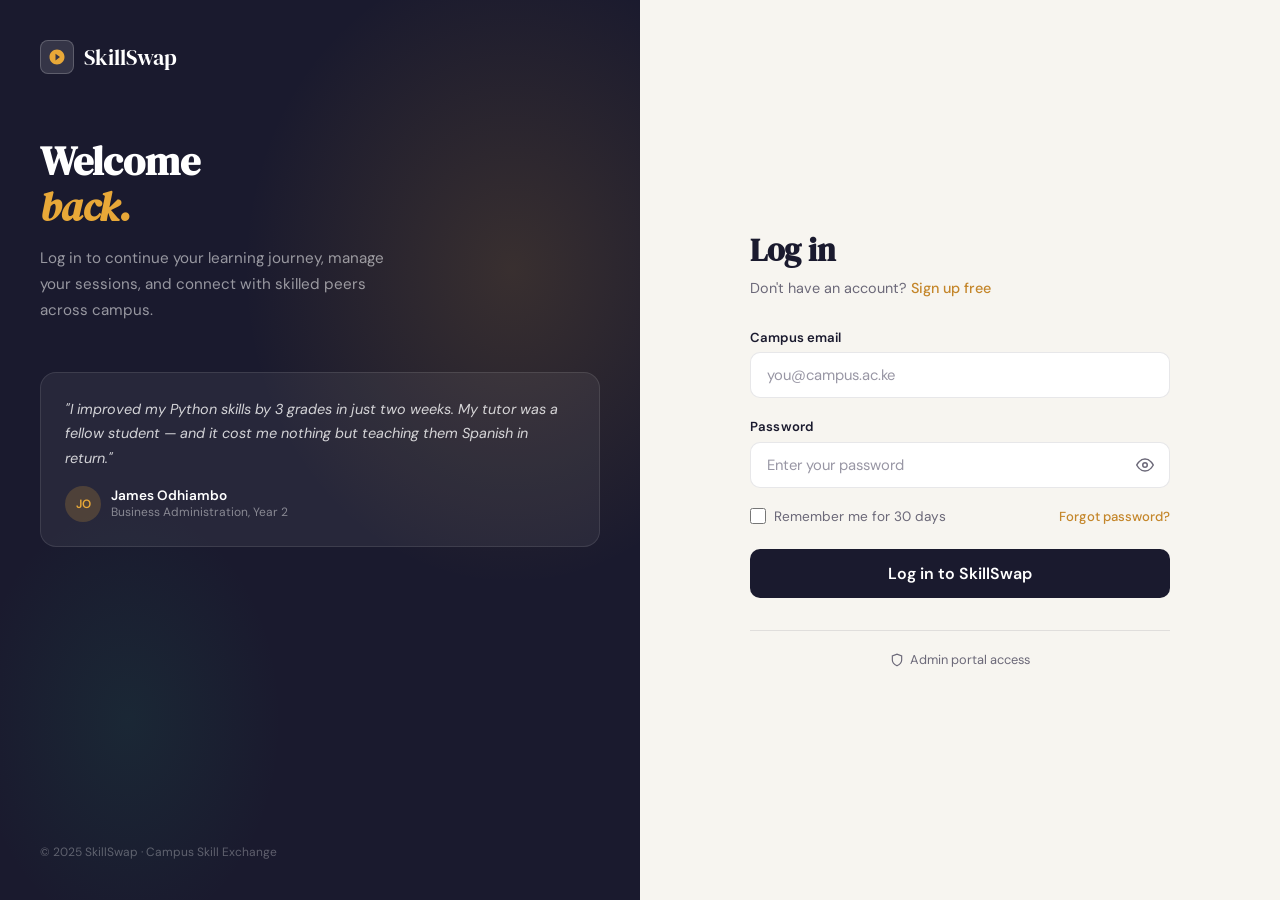
<file: frontend/requests.html>
<!DOCTYPE html>
<html lang="en">
<head>
<meta charset="UTF-8">
<meta name="viewport" content="width=device-width, initial-scale=1.0">
<title>Requests — SkillSwap</title>
<link rel="stylesheet" href="dashboard-shell.css">
<style>
  /* ── TABS ── */
  .tabs {
    display: flex; gap: 0; background: var(--white);
    border: 1px solid var(--border); border-radius: 10px;
    padding: 4px; width: fit-content; margin-bottom: 1.75rem;
  }
  .tab {
    padding: 0.5rem 1.2rem; border-radius: 7px; font-size: 0.875rem;
    font-weight: 500; color: var(--text-muted); cursor: pointer;
    transition: all 0.18s; border: none; background: transparent;
    font-family: 'DM Sans', sans-serif; display: flex; align-items: center; gap: 7px;
  }
  .tab:hover { color: var(--text-main); }
  .tab.active { background: var(--primary); color: var(--white); }
  .tab-badge {
    font-size: 0.68rem; font-weight: 700; padding: 1px 6px; border-radius: 100px;
    line-height: 1.4;
  }
  .tab.active .tab-badge { background: rgba(255,255,255,0.2); color: var(--white); }
  .tab:not(.active) .tab-badge { background: var(--coral-light); color: var(--coral); }
  .tab-panel { display: none; }
  .tab-panel.active { display: block; }

  /* ── REQUEST CARD ── */
  .request-card {
    background: var(--white); border: 1px solid var(--border);
    border-radius: 14px; overflow: hidden; transition: all 0.2s;
    margin-bottom: 1rem;
  }
  .request-card:hover { box-shadow: 0 4px 18px rgba(26,26,46,0.07); }
  .request-card-inner { display: flex; align-items: stretch; }
  .request-accent { width: 4px; flex-shrink: 0; }
  .request-body { padding: 1.2rem 1.4rem; flex: 1; min-width: 0; }

  /* header row */
  .req-header { display: flex; align-items: flex-start; justify-content: space-between; gap: 1rem; margin-bottom: 0.9rem; flex-wrap: wrap; }
  .req-header-left { display: flex; align-items: center; gap: 12px; min-width: 0; }
  .req-user-info { min-width: 0; }
  .req-user-name { font-size: 0.95rem; font-weight: 700; color: var(--primary); }
  .req-user-meta { font-size: 0.75rem; color: var(--text-muted); margin-top: 1px; }
  .req-header-right { display: flex; align-items: center; gap: 8px; flex-shrink: 0; }
  .req-time { font-size: 0.75rem; color: var(--text-muted); }

  /* detail pills row */
  .req-details { display: flex; gap: 1rem; flex-wrap: wrap; margin-bottom: 0.9rem; }
  .req-detail-item {
    display: flex; align-items: center; gap: 6px;
    font-size: 0.8rem; color: var(--text-muted);
    background: var(--surface); padding: 0.35rem 0.75rem;
    border-radius: 100px;
  }
  .req-detail-item svg { width: 13px; height: 13px; stroke: currentColor; fill: none; stroke-width: 2; flex-shrink: 0; }
  .req-detail-item strong { color: var(--text-main); }

  /* message */
  .req-message {
    background: var(--surface); border-left: 3px solid var(--border-2);
    border-radius: 0 8px 8px 0; padding: 0.75rem 1rem;
    font-size: 0.83rem; color: var(--text-muted); line-height: 1.6;
    margin-bottom: 1rem; font-style: italic;
  }

  /* footer actions */
  .req-footer { display: flex; align-items: center; justify-content: space-between; gap: 0.75rem; padding-top: 0.9rem; border-top: 1px solid var(--border); flex-wrap: wrap; }
  .req-footer-left { display: flex; gap: 6px; flex-wrap: wrap; }
  .req-footer-right { display: flex; gap: 6px; flex-wrap: wrap; }

  .btn-accept {
    display: inline-flex; align-items: center; gap: 5px;
    padding: 0.5rem 1.1rem; background: var(--teal); color: var(--white);
    border: none; border-radius: 8px; font-family: 'DM Sans', sans-serif;
    font-size: 0.85rem; font-weight: 600; cursor: pointer; transition: all 0.18s;
  }
  .btn-accept:hover { background: #0f6e56; transform: translateY(-1px); }
  .btn-accept svg { width: 14px; height: 14px; stroke: currentColor; fill: none; stroke-width: 2.5; }
  .btn-decline {
    display: inline-flex; align-items: center; gap: 5px;
    padding: 0.5rem 1.1rem; background: transparent; color: var(--coral);
    border: 1.5px solid rgba(216,90,48,0.25); border-radius: 8px;
    font-family: 'DM Sans', sans-serif; font-size: 0.85rem; font-weight: 600;
    cursor: pointer; transition: all 0.18s;
  }
  .btn-decline:hover { background: var(--coral-light); border-color: var(--coral); }
  .btn-decline svg { width: 14px; height: 14px; stroke: currentColor; fill: none; stroke-width: 2.5; }
  .btn-propose {
    display: inline-flex; align-items: center; gap: 5px;
    padding: 0.5rem 1.1rem; background: transparent; color: var(--text-main);
    border: 1.5px solid var(--border); border-radius: 8px;
    font-family: 'DM Sans', sans-serif; font-size: 0.85rem; font-weight: 500;
    cursor: pointer; transition: all 0.18s;
  }
  .btn-propose:hover { border-color: var(--primary); color: var(--primary); }
  .btn-propose svg { width: 14px; height: 14px; stroke: currentColor; fill: none; stroke-width: 2; }

  /* outgoing request state */
  .req-status-chip {
    display: inline-flex; align-items: center; gap: 5px;
    font-size: 0.8rem; font-weight: 600; padding: 0.4rem 0.85rem;
    border-radius: 100px;
  }
  .req-pending-chip { background: var(--accent-light); color: var(--accent-dark); }
  .req-accepted-chip { background: var(--teal-light); color: #0f6e56; }
  .req-declined-chip { background: var(--coral-light); color: var(--coral); }
  .status-dot { width: 6px; height: 6px; border-radius: 50%; background: currentColor; opacity: 0.7; }

  /* empty state */
  .empty-state {
    text-align: center; padding: 4rem 2rem;
    background: var(--white); border: 1px solid var(--border); border-radius: 14px;
  }
  .empty-icon-wrap {
    width: 56px; height: 56px; border-radius: 14px;
    background: var(--surface-2); margin: 0 auto 1rem;
    display: flex; align-items: center; justify-content: center;
  }
  .empty-icon-wrap svg { width: 24px; height: 24px; stroke: var(--text-muted); fill: none; stroke-width: 1.5; }
  .empty-state h3 { font-size: 1rem; font-weight: 600; color: var(--text-main); margin-bottom: 0.4rem; }
  .empty-state p { font-size: 0.85rem; color: var(--text-muted); max-width: 320px; margin: 0 auto 1.25rem; }

  /* propose new time modal */
  .modal-overlay { display: none; position: fixed; inset: 0; background: rgba(0,0,0,0.4); z-index: 500; align-items: center; justify-content: center; padding: 1rem; }
  .modal-overlay.open { display: flex; }
  .modal { background: var(--white); border-radius: 16px; width: 100%; max-width: 460px; max-height: 90vh; overflow-y: auto; box-shadow: 0 20px 60px rgba(0,0,0,0.15); }
  .modal-header { padding: 1.25rem 1.5rem; border-bottom: 1px solid var(--border); display: flex; align-items: center; justify-content: space-between; position: sticky; top: 0; background: var(--white); z-index: 1; }
  .modal-title { font-size: 1rem; font-weight: 600; color: var(--text-main); }
  .modal-close { width: 32px; height: 32px; border-radius: 8px; background: var(--surface); border: 1px solid var(--border); display: flex; align-items: center; justify-content: center; cursor: pointer; font-size: 1.1rem; color: var(--text-muted); transition: all 0.18s; }
  .modal-close:hover { background: var(--surface-2); }
  .modal-body { padding: 1.5rem; }
  .modal-footer { padding: 1rem 1.5rem; border-top: 1px solid var(--border); display: flex; justify-content: flex-end; gap: 0.75rem; }

  /* Info banner */
  .info-banner {
    display: flex; align-items: flex-start; gap: 10px;
    background: var(--accent-light); border: 1px solid rgba(232,168,56,0.25);
    border-radius: 10px; padding: 0.85rem 1rem;
    margin-bottom: 1.5rem; font-size: 0.83rem; color: var(--accent-dark);
  }
  .info-banner svg { width: 16px; height: 16px; stroke: currentColor; fill: none; stroke-width: 2; flex-shrink: 0; margin-top: 1px; }

  /* Toast */
  .toast { position: fixed; bottom: 1.5rem; right: 1.5rem; z-index: 999; background: var(--primary); color: var(--white); padding: 0.85rem 1.25rem; border-radius: 10px; font-size: 0.875rem; font-weight: 500; display: flex; align-items: center; gap: 8px; transform: translateY(80px); opacity: 0; transition: all 0.3s ease; pointer-events: none; box-shadow: 0 4px 20px rgba(26,26,46,0.2); }
  .toast.show { transform: translateY(0); opacity: 1; }
  .toast svg { width: 16px; height: 16px; stroke: var(--accent); fill: none; stroke-width: 2.5; }

  /* Decline reason */
  .reason-chips { display: flex; gap: 0.5rem; flex-wrap: wrap; margin-bottom: 1rem; }
  .reason-chip {
    padding: 0.38rem 0.85rem; border-radius: 100px; font-size: 0.8rem;
    font-weight: 500; border: 1.5px solid var(--border); background: var(--white);
    color: var(--text-muted); cursor: pointer; transition: all 0.18s;
  }
  .reason-chip:hover { border-color: var(--coral); color: var(--coral); }
  .reason-chip.selected { background: var(--coral-light); color: var(--coral); border-color: var(--coral); }
</style>
</head>
<body>

<div class="sidebar-overlay" id="overlay" onclick="closeSidebar()"></div>

<!-- SIDEBAR -->
<aside class="sidebar" id="sidebar">
  <div class="sidebar-header">
    <a href="index.html" class="sidebar-logo">
      <div class="logo-dot"><svg viewBox="0 0 24 24"><path d="M12 2C6.48 2 2 6.48 2 12s4.48 10 10 10 10-4.48 10-10S17.52 2 12 2zm-2 14.5v-9l6 4.5-6 4.5z"/></svg></div>
      SkillSwap
    </a>
  </div>
  <div class="sidebar-user">
    <div class="sidebar-avatar">AK</div>
    <div class="sidebar-user-info">
      <div class="sidebar-user-name">Amara Kofi</div>
      <div class="sidebar-user-dept">Computer Science, Y3</div>
    </div>
  </div>
  <nav class="sidebar-nav">
    <div class="nav-section-label">Main</div>
    <a href="dashboard.html" class="nav-item"><svg viewBox="0 0 24 24" style="stroke:currentColor;fill:none;stroke-width:2;"><rect x="3" y="3" width="7" height="7" rx="1"/><rect x="14" y="3" width="7" height="7" rx="1"/><rect x="3" y="14" width="7" height="7" rx="1"/><rect x="14" y="14" width="7" height="7" rx="1"/></svg>Dashboard</a>
    <a href="profile.html" class="nav-item"><svg viewBox="0 0 24 24" style="stroke:currentColor;fill:none;stroke-width:2;"><path d="M20 21v-2a4 4 0 0 0-4-4H8a4 4 0 0 0-4 4v2"/><circle cx="12" cy="7" r="4"/></svg>My Profile</a>
    <a href="my-skills.html" class="nav-item"><svg viewBox="0 0 24 24" style="stroke:currentColor;fill:none;stroke-width:2;"><polygon points="12 2 15.09 8.26 22 9.27 17 14.14 18.18 21.02 12 17.77 5.82 21.02 7 14.14 2 9.27 8.91 8.26 12 2"/></svg>My Skills</a>
    <div class="nav-section-label">Exchange</div>
    <a href="browse-skills.html" class="nav-item"><svg viewBox="0 0 24 24" style="stroke:currentColor;fill:none;stroke-width:2;"><circle cx="11" cy="11" r="8"/><line x1="21" y1="21" x2="16.65" y2="16.65"/></svg>Browse Skills</a>
    <a href="sessions.html" class="nav-item"><svg viewBox="0 0 24 24" style="stroke:currentColor;fill:none;stroke-width:2;"><rect x="3" y="4" width="18" height="18" rx="2"/><line x1="16" y1="2" x2="16" y2="6"/><line x1="8" y1="2" x2="8" y2="6"/><line x1="3" y1="10" x2="21" y2="10"/></svg>Sessions<span class="nav-badge">2</span></a>
    <a href="requests.html" class="nav-item active"><svg viewBox="0 0 24 24" style="stroke:currentColor;fill:none;stroke-width:2;"><path d="M21 15a2 2 0 0 1-2 2H7l-4 4V5a2 2 0 0 1 2-2h14a2 2 0 0 1 2 2z"/></svg>Requests<span class="nav-badge">3</span></a>
    <a href="feedback.html" class="nav-item"><svg viewBox="0 0 24 24" style="stroke:currentColor;fill:none;stroke-width:2;"><path d="M12 22s8-4 8-10V5l-8-3-8 3v7c0 6 8 10 8 10z"/><path d="M9 12l2 2 4-4"/></svg>Feedback</a>
  </nav>
  <div class="sidebar-footer">
    <a href="login.html" class="nav-item"><svg viewBox="0 0 24 24" style="stroke:currentColor;fill:none;stroke-width:2;"><path d="M9 21H5a2 2 0 0 1-2-2V5a2 2 0 0 1 2-2h4"/><polyline points="16 17 21 12 16 7"/><line x1="21" y1="12" x2="9" y2="12"/></svg>Log out</a>
  </div>
</aside>

<!-- MAIN -->
<div class="main-wrap">
  <header class="topbar">
    <div class="topbar-left">
      <button class="topbar-btn mobile-menu-btn" onclick="openSidebar()">
        <svg viewBox="0 0 24 24"><line x1="3" y1="6" x2="21" y2="6"/><line x1="3" y1="12" x2="21" y2="12"/><line x1="3" y1="18" x2="21" y2="18"/></svg>
      </button>
      <div>
        <div class="topbar-title">Requests</div>
        <div class="breadcrumb"><a href="dashboard.html">Dashboard</a> / Requests</div>
      </div>
    </div>
    <div class="topbar-right">
      <a href="browse-skills.html" class="btn btn-primary">
        <svg viewBox="0 0 24 24"><line x1="12" y1="5" x2="12" y2="19"/><line x1="5" y1="12" x2="19" y2="12"/></svg>
        New request
      </a>
    </div>
  </header>

  <main class="page-content">

    <!-- STATS -->
    <div class="stats-row" style="margin-bottom:1.75rem;">
      <div class="stat-card">
        <div class="stat-card-top">
          <div class="stat-icon" style="background:var(--coral-light);">
            <svg viewBox="0 0 24 24" style="stroke:var(--coral);fill:none;stroke-width:2;"><path d="M21 15a2 2 0 0 1-2 2H7l-4 4V5a2 2 0 0 1 2-2h14a2 2 0 0 1 2 2z"/></svg>
          </div>
          <span class="stat-delta" style="background:var(--coral-light);color:var(--coral);">Needs action</span>
        </div>
        <div class="stat-num">3</div>
        <div class="stat-label">Incoming requests</div>
      </div>
      <div class="stat-card">
        <div class="stat-card-top">
          <div class="stat-icon" style="background:var(--accent-light);">
            <svg viewBox="0 0 24 24" style="stroke:var(--accent-dark);fill:none;stroke-width:2;"><line x1="22" y1="2" x2="11" y2="13"/><polygon points="22 2 15 22 11 13 2 9 22 2"/></svg>
          </div>
          <span class="stat-delta delta-neutral">Awaiting reply</span>
        </div>
        <div class="stat-num">2</div>
        <div class="stat-label">Outgoing sent</div>
      </div>
      <div class="stat-card">
        <div class="stat-card-top">
          <div class="stat-icon" style="background:var(--teal-light);">
            <svg viewBox="0 0 24 24" style="stroke:#0f6e56;fill:none;stroke-width:2;"><path d="M9 11l3 3L22 4"/><path d="M21 12v7a2 2 0 0 1-2 2H5a2 2 0 0 1-2-2V5a2 2 0 0 1 2-2h11"/></svg>
          </div>
          <span class="stat-delta delta-up">This month</span>
        </div>
        <div class="stat-num">8</div>
        <div class="stat-label">Accepted total</div>
      </div>
      <div class="stat-card">
        <div class="stat-card-top">
          <div class="stat-icon" style="background:var(--surface-2);">
            <svg viewBox="0 0 24 24" style="stroke:var(--text-muted);fill:none;stroke-width:2;"><circle cx="12" cy="12" r="10"/><line x1="15" y1="9" x2="9" y2="15"/><line x1="9" y1="9" x2="15" y2="15"/></svg>
          </div>
          <span class="stat-delta delta-neutral">—</span>
        </div>
        <div class="stat-num">1</div>
        <div class="stat-label">Declined</div>
      </div>
    </div>

    <!-- TABS -->
    <div class="tabs">
      <button class="tab active" onclick="switchTab('incoming', this)">
        Incoming
        <span class="tab-badge">3</span>
      </button>
      <button class="tab" onclick="switchTab('outgoing', this)">
        Outgoing
        <span class="tab-badge" style="background:var(--surface-2);color:var(--text-muted);">2</span>
      </button>
      <button class="tab" onclick="switchTab('archived', this)">
        Archived
        <span class="tab-badge" style="background:var(--surface-2);color:var(--text-muted);">4</span>
      </button>
    </div>

    <!-- ── INCOMING TAB ── -->
    <div class="tab-panel active" id="tab-incoming">

      <div class="info-banner">
        <svg viewBox="0 0 24 24"><circle cx="12" cy="12" r="10"/><line x1="12" y1="8" x2="12" y2="12"/><line x1="12" y1="16" x2="12.01" y2="16"/></svg>
        You have <strong>3 pending requests</strong> waiting for your response. Students are notified when you act — please respond promptly.
      </div>

      <!-- Request 1 -->
      <div class="request-card" id="req1">
        <div class="request-card-inner">
          <div class="request-accent" style="background:var(--coral);"></div>
          <div class="request-body">
            <div class="req-header">
              <div class="req-header-left">
                <div class="avatar avatar-md av-coral">DS</div>
                <div class="req-user-info">
                  <div class="req-user-name">Daniel Simiyu</div>
                  <div class="req-user-meta">Business Administration · Year 2 · Student ID: BA/2023/041</div>
                </div>
              </div>
              <div class="req-header-right">
                <span class="badge badge-coral">New</span>
                <span class="req-time">2 hours ago</span>
              </div>
            </div>

            <div class="req-details">
              <div class="req-detail-item">
                <svg viewBox="0 0 24 24"><polygon points="12 2 15.09 8.26 22 9.27 17 14.14 18.18 21.02 12 17.77 5.82 21.02 7 14.14 2 9.27 8.91 8.26 12 2"/></svg>
                Wants to learn: <strong>Python Programming</strong>
              </div>
              <div class="req-detail-item">
                <svg viewBox="0 0 24 24"><rect x="3" y="4" width="18" height="18" rx="2"/><line x1="16" y1="2" x2="16" y2="6"/><line x1="8" y1="2" x2="8" y2="6"/><line x1="3" y1="10" x2="21" y2="10"/></svg>
                Proposed: <strong>Wed, 1 April 2026 at 3:00 PM</strong>
              </div>
              <div class="req-detail-item">
                <svg viewBox="0 0 24 24"><circle cx="12" cy="12" r="10"/><polyline points="12 6 12 12 16 14"/></svg>
                <strong>1 hour</strong>
              </div>
              <div class="req-detail-item">
                <svg viewBox="0 0 24 24"><path d="M21 10c0 7-9 13-9 13s-9-6-9-13a9 9 0 0 1 18 0z"/><circle cx="12" cy="10" r="3"/></svg>
                In-person (campus)
              </div>
            </div>

            <div class="req-message">
              "Hi Amara! I'm really struggling with Python for my data science elective. Specifically I need help understanding Pandas DataFrames and how to do groupby operations. Could we schedule a session this week? I can offer Financial Accounting tutoring in return."
            </div>

            <div class="req-footer">
              <div class="req-footer-left">
                <span class="badge badge-amber" style="font-size:0.72rem;">Offers: Financial Accounting</span>
                <span class="badge badge-gray" style="font-size:0.72rem;">Rating: 4.6 ★</span>
              </div>
              <div class="req-footer-right">
                <button class="btn-propose" onclick="openProposeModal('Daniel Simiyu', 'Python Programming')">
                  <svg viewBox="0 0 24 24"><rect x="3" y="4" width="18" height="18" rx="2"/><line x1="16" y1="2" x2="16" y2="6"/><line x1="8" y1="2" x2="8" y2="6"/><line x1="3" y1="10" x2="21" y2="10"/></svg>
                  Propose new time
                </button>
                <button class="btn-decline" onclick="openDeclineModal('req1')">
                  <svg viewBox="0 0 24 24"><line x1="18" y1="6" x2="6" y2="18"/><line x1="6" y1="6" x2="18" y2="18"/></svg>
                  Decline
                </button>
                <button class="btn-accept" onclick="acceptRequest('req1')">
                  <svg viewBox="0 0 24 24"><path d="M9 11l3 3L22 4"/></svg>
                  Accept
                </button>
              </div>
            </div>
          </div>
        </div>
      </div>

      <!-- Request 2 -->
      <div class="request-card" id="req2">
        <div class="request-card-inner">
          <div class="request-accent" style="background:var(--accent);"></div>
          <div class="request-body">
            <div class="req-header">
              <div class="req-header-left">
                <div class="avatar avatar-md av-green">FO</div>
                <div class="req-user-info">
                  <div class="req-user-name">Faith Otieno</div>
                  <div class="req-user-meta">Biology · Year 3 · 4.9 ★ teacher</div>
                </div>
              </div>
              <div class="req-header-right">
                <span class="badge badge-coral">New</span>
                <span class="req-time">Yesterday</span>
              </div>
            </div>

            <div class="req-details">
              <div class="req-detail-item">
                <svg viewBox="0 0 24 24"><polygon points="12 2 15.09 8.26 22 9.27 17 14.14 18.18 21.02 12 17.77 5.82 21.02 7 14.14 2 9.27 8.91 8.26 12 2"/></svg>
                Wants to learn: <strong>Data Analysis</strong>
              </div>
              <div class="req-detail-item">
                <svg viewBox="0 0 24 24"><rect x="3" y="4" width="18" height="18" rx="2"/><line x1="16" y1="2" x2="16" y2="6"/><line x1="8" y1="2" x2="8" y2="6"/><line x1="3" y1="10" x2="21" y2="10"/></svg>
                Proposed: <strong>Sat, 5 April 2026 at 2:00 PM</strong>
              </div>
              <div class="req-detail-item">
                <svg viewBox="0 0 24 24"><circle cx="12" cy="12" r="10"/><polyline points="12 6 12 12 16 14"/></svg>
                <strong>1.5 hours</strong>
              </div>
              <div class="req-detail-item">
                <svg viewBox="0 0 24 24"><rect x="5" y="2" width="14" height="20" rx="2"/><line x1="12" y1="18" x2="12.01" y2="18"/></svg>
                Online (Zoom)
              </div>
            </div>

            <div class="req-message">
              "Hey Amara, I've been analysing research data for my biology project using Excel but I keep getting confused with pivot tables and creating proper charts. I'd love a session on Pandas too if possible. I can teach you Cell Biology in exchange!"
            </div>

            <div class="req-footer">
              <div class="req-footer-left">
                <span class="badge badge-green" style="font-size:0.72rem;">Offers: Cell Biology</span>
                <span class="badge badge-gray" style="font-size:0.72rem;">4 sessions taught</span>
              </div>
              <div class="req-footer-right">
                <button class="btn-propose" onclick="openProposeModal('Faith Otieno', 'Data Analysis')">
                  <svg viewBox="0 0 24 24"><rect x="3" y="4" width="18" height="18" rx="2"/><line x1="16" y1="2" x2="16" y2="6"/><line x1="8" y1="2" x2="8" y2="6"/><line x1="3" y1="10" x2="21" y2="10"/></svg>
                  Propose new time
                </button>
                <button class="btn-decline" onclick="openDeclineModal('req2')">
                  <svg viewBox="0 0 24 24"><line x1="18" y1="6" x2="6" y2="18"/><line x1="6" y1="6" x2="18" y2="18"/></svg>
                  Decline
                </button>
                <button class="btn-accept" onclick="acceptRequest('req2')">
                  <svg viewBox="0 0 24 24"><path d="M9 11l3 3L22 4"/></svg>
                  Accept
                </button>
              </div>
            </div>
          </div>
        </div>
      </div>

      <!-- Request 3 -->
      <div class="request-card" id="req3">
        <div class="request-card-inner">
          <div class="request-accent" style="background:#534ab7;"></div>
          <div class="request-body">
            <div class="req-header">
              <div class="req-header-left">
                <div class="avatar avatar-md av-blue">JO</div>
                <div class="req-user-info">
                  <div class="req-user-name">James Odhiambo</div>
                  <div class="req-user-meta">Business Administration · Year 2</div>
                </div>
              </div>
              <div class="req-header-right">
                <span class="badge badge-amber">Seen</span>
                <span class="req-time">2 days ago</span>
              </div>
            </div>

            <div class="req-details">
              <div class="req-detail-item">
                <svg viewBox="0 0 24 24"><polygon points="12 2 15.09 8.26 22 9.27 17 14.14 18.18 21.02 12 17.77 5.82 21.02 7 14.14 2 9.27 8.91 8.26 12 2"/></svg>
                Wants to learn: <strong>Python Programming</strong>
              </div>
              <div class="req-detail-item">
                <svg viewBox="0 0 24 24"><rect x="3" y="4" width="18" height="18" rx="2"/><line x1="16" y1="2" x2="16" y2="6"/><line x1="8" y1="2" x2="8" y2="6"/><line x1="3" y1="10" x2="21" y2="10"/></svg>
                Proposed: <strong>Fri, 3 April 2026 at 10:00 AM</strong>
              </div>
              <div class="req-detail-item">
                <svg viewBox="0 0 24 24"><circle cx="12" cy="12" r="10"/><polyline points="12 6 12 12 16 14"/></svg>
                <strong>1 hour</strong>
              </div>
              <div class="req-detail-item">
                <svg viewBox="0 0 24 24"><path d="M21 10c0 7-9 13-9 13s-9-6-9-13a9 9 0 0 1 18 0z"/><circle cx="12" cy="10" r="3"/></svg>
                Either works
              </div>
            </div>

            <div class="req-message">
              "Amara, I took an intro Python course last semester but I'm completely lost with OOP concepts — classes, inheritance, and all that. I want to build a simple project but don't know where to start. Can you help? I'm also offering Spanish language lessons in exchange."
            </div>

            <div class="req-footer">
              <div class="req-footer-left">
                <span class="badge badge-purple" style="font-size:0.72rem;">Offers: Spanish Language</span>
                <span class="badge badge-gray" style="font-size:0.72rem;">First session</span>
              </div>
              <div class="req-footer-right">
                <button class="btn-propose" onclick="openProposeModal('James Odhiambo', 'Python Programming')">
                  <svg viewBox="0 0 24 24"><rect x="3" y="4" width="18" height="18" rx="2"/><line x1="16" y1="2" x2="16" y2="6"/><line x1="8" y1="2" x2="8" y2="6"/><line x1="3" y1="10" x2="21" y2="10"/></svg>
                  Propose new time
                </button>
                <button class="btn-decline" onclick="openDeclineModal('req3')">
                  <svg viewBox="0 0 24 24"><line x1="18" y1="6" x2="6" y2="18"/><line x1="6" y1="6" x2="18" y2="18"/></svg>
                  Decline
                </button>
                <button class="btn-accept" onclick="acceptRequest('req3')">
                  <svg viewBox="0 0 24 24"><path d="M9 11l3 3L22 4"/></svg>
                  Accept
                </button>
              </div>
            </div>
          </div>
        </div>
      </div>

      <!-- Empty state (hidden until all dismissed) -->
      <div class="empty-state" id="incomingEmpty" style="display:none;">
        <div class="empty-icon-wrap"><svg viewBox="0 0 24 24"><path d="M21 15a2 2 0 0 1-2 2H7l-4 4V5a2 2 0 0 1 2-2h14a2 2 0 0 1 2 2z"/></svg></div>
        <h3>All caught up!</h3>
        <p>No pending incoming requests right now. When students request sessions from you, they'll appear here.</p>
        <a href="browse-skills.html" class="btn btn-primary" style="display:inline-flex;">Browse skills</a>
      </div>

    </div>

    <!-- ── OUTGOING TAB ── -->
    <div class="tab-panel" id="tab-outgoing">

      <!-- Outgoing request 1 — pending -->
      <div class="request-card">
        <div class="request-card-inner">
          <div class="request-accent" style="background:var(--accent);"></div>
          <div class="request-body">
            <div class="req-header">
              <div class="req-header-left">
                <div class="avatar avatar-md av-amber">MJ</div>
                <div class="req-user-info">
                  <div class="req-user-name">Maya Juma</div>
                  <div class="req-user-meta">Design & Media · Year 2</div>
                </div>
              </div>
              <div class="req-header-right">
                <div class="req-status-chip req-pending-chip">
                  <div class="status-dot"></div> Awaiting response
                </div>
                <span class="req-time">1 day ago</span>
              </div>
            </div>

            <div class="req-details">
              <div class="req-detail-item">
                <svg viewBox="0 0 24 24"><polygon points="12 2 15.09 8.26 22 9.27 17 14.14 18.18 21.02 12 17.77 5.82 21.02 7 14.14 2 9.27 8.91 8.26 12 2"/></svg>
                Requesting: <strong>UI/UX Design</strong>
              </div>
              <div class="req-detail-item">
                <svg viewBox="0 0 24 24"><rect x="3" y="4" width="18" height="18" rx="2"/><line x1="16" y1="2" x2="16" y2="6"/><line x1="8" y1="2" x2="8" y2="6"/><line x1="3" y1="10" x2="21" y2="10"/></svg>
                Proposed: <strong>Thu, 2 April 2026 at 4:30 PM</strong>
              </div>
              <div class="req-detail-item">
                <svg viewBox="0 0 24 24"><circle cx="12" cy="12" r="10"/><polyline points="12 6 12 12 16 14"/></svg>
                <strong>1.5 hours</strong>
              </div>
              <div class="req-detail-item">
                <svg viewBox="0 0 24 24"><rect x="5" y="2" width="14" height="20" rx="2"/><line x1="12" y1="18" x2="12.01" y2="18"/></svg>
                Online (Google Meet)
              </div>
            </div>
            <div class="req-message">
              "Hi Maya! I'd love to learn Figma fundamentals — specifically component design and creating a basic design system. I'm a developer and want to improve my UI skills."
            </div>
            <div class="req-footer">
              <div class="req-footer-left">
                <span class="badge badge-gray" style="font-size:0.72rem;">Sent 1 day ago</span>
              </div>
              <div class="req-footer-right">
                <button class="btn-propose" style="color:var(--coral);border-color:rgba(216,90,48,0.25);" onclick="cancelOutgoing(this)">
                  <svg viewBox="0 0 24 24"><line x1="18" y1="6" x2="6" y2="18"/><line x1="6" y1="6" x2="18" y2="18"/></svg>
                  Withdraw request
                </button>
              </div>
            </div>
          </div>
        </div>
      </div>

      <!-- Outgoing request 2 — pending -->
      <div class="request-card">
        <div class="request-card-inner">
          <div class="request-accent" style="background:var(--teal);"></div>
          <div class="request-body">
            <div class="req-header">
              <div class="req-header-left">
                <div class="avatar avatar-md av-purple">BW</div>
                <div class="req-user-info">
                  <div class="req-user-name">Beatrice Wanjiku</div>
                  <div class="req-user-meta">Communication · Year 3</div>
                </div>
              </div>
              <div class="req-header-right">
                <div class="req-status-chip req-pending-chip">
                  <div class="status-dot"></div> Awaiting response
                </div>
                <span class="req-time">3 days ago</span>
              </div>
            </div>
            <div class="req-details">
              <div class="req-detail-item">
                <svg viewBox="0 0 24 24"><polygon points="12 2 15.09 8.26 22 9.27 17 14.14 18.18 21.02 12 17.77 5.82 21.02 7 14.14 2 9.27 8.91 8.26 12 2"/></svg>
                Requesting: <strong>French Language</strong>
              </div>
              <div class="req-detail-item">
                <svg viewBox="0 0 24 24"><rect x="3" y="4" width="18" height="18" rx="2"/><line x1="16" y1="2" x2="16" y2="6"/><line x1="8" y1="2" x2="8" y2="6"/><line x1="3" y1="10" x2="21" y2="10"/></svg>
                Proposed: <strong>Sat, 5 April 2026 at 10:00 AM</strong>
              </div>
              <div class="req-detail-item">
                <svg viewBox="0 0 24 24"><circle cx="12" cy="12" r="10"/><polyline points="12 6 12 12 16 14"/></svg>
                <strong>1 hour</strong>
              </div>
            </div>
            <div class="req-message">
              "Bonjour Beatrice! I'm a complete beginner and want to start learning French conversational basics. I can offer Python sessions in return. Très excitée!"
            </div>
            <div class="req-footer">
              <div class="req-footer-left">
                <span class="badge badge-gray" style="font-size:0.72rem;">Sent 3 days ago</span>
              </div>
              <div class="req-footer-right">
                <button class="btn-propose" style="color:var(--coral);border-color:rgba(216,90,48,0.25);" onclick="cancelOutgoing(this)">
                  <svg viewBox="0 0 24 24"><line x1="18" y1="6" x2="6" y2="18"/><line x1="6" y1="6" x2="18" y2="18"/></svg>
                  Withdraw request
                </button>
              </div>
            </div>
          </div>
        </div>
      </div>
    </div>

    <!-- ── ARCHIVED TAB ── -->
    <div class="tab-panel" id="tab-archived">
      <div class="card">
        <table class="data-table">
          <thead>
            <tr>
              <th>Student</th>
              <th>Skill requested</th>
              <th>Proposed date</th>
              <th>Direction</th>
              <th>Outcome</th>
            </tr>
          </thead>
          <tbody>
            <tr>
              <td><div class="flex-center"><div class="avatar avatar-sm av-teal" style="font-size:0.65rem;">AO</div><span>Alex Omondi</span></div></td>
              <td>Python Programming</td>
              <td style="color:var(--text-muted);font-size:0.82rem;">Mar 20, 2026</td>
              <td><span class="badge badge-purple">Incoming</span></td>
              <td><span class="badge badge-teal">Accepted → Completed</span></td>
            </tr>
            <tr>
              <td><div class="flex-center"><div class="avatar avatar-sm av-coral" style="font-size:0.65rem;">TN</div><span>Tom Ndege</span></div></td>
              <td>Data Analysis</td>
              <td style="color:var(--text-muted);font-size:0.82rem;">Mar 15, 2026</td>
              <td><span class="badge badge-blue">Outgoing</span></td>
              <td><span class="badge badge-teal">Accepted → Completed</span></td>
            </tr>
            <tr>
              <td><div class="flex-center"><div class="avatar avatar-sm av-amber" style="font-size:0.65rem;">RK</div><span>Rachel Kamau</span></div></td>
              <td>Python Programming</td>
              <td style="color:var(--text-muted);font-size:0.82rem;">Mar 8, 2026</td>
              <td><span class="badge badge-purple">Incoming</span></td>
              <td><span class="badge badge-coral">Declined</span></td>
            </tr>
            <tr>
              <td><div class="flex-center"><div class="avatar avatar-sm av-green" style="font-size:0.65rem;">KM</div><span>Kevin Maina</span></div></td>
              <td>JavaScript & React</td>
              <td style="color:var(--text-muted);font-size:0.82rem;">Feb 25, 2026</td>
              <td><span class="badge badge-blue">Outgoing</span></td>
              <td><span class="badge badge-teal">Accepted → Completed</span></td>
            </tr>
          </tbody>
        </table>
      </div>
    </div>

  </main>
</div>

<!-- PROPOSE NEW TIME MODAL -->
<div class="modal-overlay" id="proposeModal">
  <div class="modal">
    <div class="modal-header">
      <div class="modal-title">Propose a new time</div>
      <div class="modal-close" onclick="closeModal('proposeModal')">✕</div>
    </div>
    <div class="modal-body">
      <div style="padding:0.85rem 1rem;background:var(--surface);border-radius:9px;margin-bottom:1.25rem;font-size:0.85rem;color:var(--text-muted);">
        Proposing alternative time for <strong id="proposeUser" style="color:var(--text-main);">Student</strong> — <span id="proposeSkill" style="color:var(--primary);font-weight:600;">Skill</span>
      </div>
      <div class="form-group">
        <label class="form-label">Your available date *</label>
        <input type="date" class="form-input" id="proposeDate">
      </div>
      <div class="form-row">
        <div class="form-group">
          <label class="form-label">Start time *</label>
          <input type="time" class="form-input" id="proposeTime">
        </div>
        <div class="form-group">
          <label class="form-label">Duration</label>
          <select class="form-input">
            <option>30 minutes</option><option selected>1 hour</option><option>1.5 hours</option><option>2 hours</option>
          </select>
        </div>
      </div>
      <div class="form-group">
        <label class="form-label">Note to student</label>
        <textarea class="form-input" rows="3" placeholder="Let them know why you're proposing a different time, or confirm the topic you'll cover…"></textarea>
      </div>
    </div>
    <div class="modal-footer">
      <button class="btn btn-outline" onclick="closeModal('proposeModal')">Cancel</button>
      <button class="btn btn-primary" onclick="sendProposal()">Send proposal</button>
    </div>
  </div>
</div>

<!-- DECLINE MODAL -->
<div class="modal-overlay" id="declineModal">
  <div class="modal">
    <div class="modal-header">
      <div class="modal-title">Decline request</div>
      <div class="modal-close" onclick="closeModal('declineModal')">✕</div>
    </div>
    <div class="modal-body">
      <p style="font-size:0.875rem;color:var(--text-muted);margin-bottom:1.1rem;line-height:1.6;">
        The student will be notified that you've declined. Optionally, choose a reason so they understand.
      </p>
      <div class="form-group">
        <label class="form-label">Reason (optional)</label>
        <div class="reason-chips">
          <div class="reason-chip" onclick="selectReason(this)">Not available then</div>
          <div class="reason-chip" onclick="selectReason(this)">Schedule too full</div>
          <div class="reason-chip" onclick="selectReason(this)">Topic out of my depth</div>
          <div class="reason-chip" onclick="selectReason(this)">Not a good match</div>
          <div class="reason-chip" onclick="selectReason(this)">Prefer different format</div>
        </div>
      </div>
      <div class="form-group">
        <label class="form-label">Additional message (optional)</label>
        <textarea class="form-input" id="declineNote" rows="2" placeholder="Let them know if they should try again another time…"></textarea>
      </div>
    </div>
    <div class="modal-footer">
      <button class="btn btn-outline" onclick="closeModal('declineModal')">Cancel</button>
      <button class="btn btn-danger" onclick="confirmDecline()">Confirm decline</button>
    </div>
  </div>
</div>

<div class="toast" id="toast">
  <svg viewBox="0 0 24 24"><path d="M9 11l3 3L22 4"/></svg>
  <span id="toastMsg">Done!</span>
</div>


<script src="api.js"></script>
<script>
  let pendingDeclineId = null;
  let incomingCount = 0;

  function openSidebar() { document.getElementById('sidebar').classList.add('open'); document.getElementById('overlay').classList.add('open'); }
  function closeSidebar() { document.getElementById('sidebar').classList.remove('open'); document.getElementById('overlay').classList.remove('open'); }
  function openModal(id) { document.getElementById(id).classList.add('open'); }
  function closeModal(id) { document.getElementById(id).classList.remove('open'); }

  function switchTab(name, btn) {
    document.querySelectorAll('.tab').forEach(t => t.classList.remove('active'));
    document.querySelectorAll('.tab-panel').forEach(p => p.classList.remove('active'));
    btn.classList.add('active');
    document.getElementById('tab-' + name).classList.add('active');
  }

  function openProposeModal(user, skill) {
    document.getElementById('proposeUser').textContent = user;
    document.getElementById('proposeSkill').textContent = skill;
    const today = new Date().toISOString().split('T')[0];
    document.getElementById('proposeDate').min = today;
    openModal('proposeModal');
  }

  function sendProposal() { closeModal('proposeModal'); showToast('New time proposal sent!'); }

  function selectReason(el) {
    document.querySelectorAll('.reason-chip').forEach(c => c.classList.remove('selected'));
    el.classList.add('selected');
  }

  document.querySelectorAll('.modal-overlay').forEach(m => {
    m.addEventListener('click', function(e) { if (e.target === this) this.classList.remove('open'); });
  });

  // ── FIX: logout ─────────────────────────────────────────────────────
  document.querySelectorAll('a[href="login.html"]').forEach(el => {
    el.addEventListener('click', e => { e.preventDefault(); Auth.clear(); window.location.href = 'login.html'; });
  });

  // ── Load requests from API ───────────────────────────────────────────
  (async () => {
    Auth.requireAuth();
    populateSidebarUser();
    populateTopbarAvatar();

    try { const p = await UserAPI.me(); const dept = document.querySelector('.sidebar-user-dept'); if (dept) dept.textContent = [p.department, p.yearOfStudy ? 'Y'+p.yearOfStudy : null].filter(Boolean).join(', '); } catch(_) {}

    try {
      const [incoming, outgoing] = await Promise.all([
        RequestAPI.incoming(),
        RequestAPI.outgoing(),
      ]);

      const pending = incoming.filter(r => r.status === 'PENDING');
      incomingCount = pending.length;

      const statNums = document.querySelectorAll('.stat-num');
      if (statNums[0]) statNums[0].textContent = pending.length;
      if (statNums[1]) statNums[1].textContent = outgoing.filter(r => r.status === 'PENDING').length;

      // Clear hardcoded demo cards, inject real ones
      const incomingPanel = document.getElementById('tab-incoming');
      incomingPanel.querySelectorAll('.request-card').forEach(c => c.remove());

      if (!pending.length) {
        const emptyEl = document.getElementById('incomingEmpty');
        if (emptyEl) emptyEl.style.display = 'block';
      } else {
        pending.forEach(r => {
          const div = document.createElement('div');
          div.className = 'request-card';
          div.id = `req-live-${r.id}`;
          div.innerHTML = `
            <div class="request-card-inner">
              <div class="request-accent" style="background:var(--coral);"></div>
              <div class="request-body">
                <div class="req-header">
                  <div class="req-header-left">
                    <div class="avatar avatar-md ${avColor(r.requesterId)}">${initials(r.requesterName)}</div>
                    <div class="req-user-info">
                      <div class="req-user-name">${r.requesterName}</div>
                      <div class="req-user-meta">Proposed: ${fmtDateTime(r.proposedDatetime)}</div>
                    </div>
                  </div>
                  <div class="req-header-right">
                    <span class="badge badge-coral">Pending</span>
                    <span class="req-time">${fmtDate(r.createdAt)}</span>
                  </div>
                </div>
                <div class="req-details">
                  <div class="req-detail-item">
                    <svg viewBox="0 0 24 24" style="stroke:currentColor;fill:none;stroke-width:2;width:13px;height:13px;"><polygon points="12 2 15.09 8.26 22 9.27 17 14.14 18.18 21.02 12 17.77 5.82 21.02 7 14.14 2 9.27 8.91 8.26 12 2"/></svg>
                    Wants to learn: <strong>${r.skillTitle}</strong>
                  </div>
                  <div class="req-detail-item">
                    <svg viewBox="0 0 24 24" style="stroke:currentColor;fill:none;stroke-width:2;width:13px;height:13px;"><circle cx="12" cy="12" r="10"/><polyline points="12 6 12 12 16 14"/></svg>
                    <strong>${r.duration || '1 hr'}</strong>
                  </div>
                </div>
                ${r.focusMessage ? `<div class="req-message">"${r.focusMessage}"</div>` : ''}
                <div class="req-footer">
                  <div class="req-footer-left"></div>
                  <div class="req-footer-right">
                    <button class="btn-decline" onclick="liveDecline(${r.id})">Decline</button>
                    <button class="btn-accept" onclick="liveAccept(${r.id})">Accept</button>
                  </div>
                </div>
              </div>
            </div>`;
          const emptyEl = document.getElementById('incomingEmpty');
          incomingPanel.insertBefore(div, emptyEl);
        });
      }

      // Outgoing pending requests
      const outPanel = document.getElementById('tab-outgoing');
      outPanel.querySelectorAll('.request-card').forEach(c => c.remove());
      const pendingOut = outgoing.filter(r => r.status === 'PENDING');
      if (!pendingOut.length) {
        outPanel.innerHTML += '<div style="text-align:center;padding:2rem;color:var(--text-muted);font-size:0.875rem;">No outgoing requests. <a href="browse-skills.html" style="color:var(--accent-dark);">Browse skills</a> to send one.</div>';
      } else {
        pendingOut.forEach(r => {
          const div = document.createElement('div');
          div.className = 'request-card';
          div.innerHTML = `
            <div class="request-card-inner">
              <div class="request-accent" style="background:var(--accent);"></div>
              <div class="request-body">
                <div class="req-header">
                  <div class="req-header-left">
                    <div class="req-user-info">
                      <div class="req-user-name">Request for: <strong>${r.skillTitle}</strong></div>
                      <div class="req-user-meta">To: ${r.teacherName} · Proposed: ${fmtDateTime(r.proposedDatetime)}</div>
                    </div>
                  </div>
                  <div class="req-header-right">
                    <div class="req-status-chip req-pending-chip"><div class="status-dot"></div> Awaiting response</div>
                  </div>
                </div>
                ${r.focusMessage ? `<div class="req-message">"${r.focusMessage}"</div>` : ''}
                <div class="req-footer">
                  <div class="req-footer-left"><span class="badge badge-gray">Sent ${fmtDate(r.createdAt)}</span></div>
                  <div class="req-footer-right">
                    <button class="btn-propose" style="color:var(--coral);border-color:rgba(216,90,48,0.25);" onclick="liveWithdraw(${r.id},this)">Withdraw request</button>
                  </div>
                </div>
              </div>
            </div>`;
          outPanel.appendChild(div);
        });
      }

      // Archived tab — all non-pending
      const archBody = document.querySelector('#tab-archived tbody');
      if (archBody) {
        const archived = [...incoming, ...outgoing].filter(r => r.status !== 'PENDING');
        if (archived.length) {
          archBody.innerHTML = archived.map(r => {
            const dir = outgoing.find(o => o.id === r.id) ? 'Outgoing' : 'Incoming';
            const dirClass = dir === 'Outgoing' ? 'badge-blue' : 'badge-purple';
            const outcomeMap = { ACCEPTED:'badge-teal', DECLINED:'badge-coral', WITHDRAWN:'badge-gray' };
            return `<tr>
              <td><strong>${dir === 'Outgoing' ? r.teacherName : r.requesterName}</strong></td>
              <td>${r.skillTitle}</td>
              <td style="color:var(--text-muted);font-size:0.82rem;">${fmtDate(r.proposedDatetime)}</td>
              <td><span class="badge ${dirClass}">${dir}</span></td>
              <td><span class="badge ${outcomeMap[r.status] || 'badge-gray'}">${cap(r.status)}</span></td>
            </tr>`;
          }).join('');
        }
      }

    } catch(e) {
      console.error('Requests load error:', e);
      showToast('Could not load requests — is the backend running?', 'error');
    }
  })();

  async function liveAccept(id) {
    try {
      await RequestAPI.respond(id, { action: 'ACCEPTED' });
      const card = document.getElementById(`req-live-${id}`);
      if (card) { card.style.opacity = '0'; card.style.transition = 'opacity 0.3s'; setTimeout(() => card.remove(), 300); }
      showToast('Request accepted! Session is now confirmed.');
      incomingCount--;
      if (incomingCount <= 0) { const e = document.getElementById('incomingEmpty'); if(e) e.style.display = 'block'; }
    } catch(e) { showToast(e.message, 'error'); }
  }

  async function liveDecline(id) { pendingDeclineId = id; openModal('declineModal'); }

  window.confirmDecline = async function() {
    if (!pendingDeclineId) return;
    const note   = document.getElementById('declineNote').value.trim();
    const reason = document.querySelector('.reason-chip.selected')?.textContent || note;
    try {
      await RequestAPI.respond(pendingDeclineId, { action: 'DECLINED', declineReason: reason });
      const card = document.getElementById(`req-live-${pendingDeclineId}`);
      if (card) { card.style.opacity = '0'; card.style.transition = 'opacity 0.3s'; setTimeout(() => card.remove(), 300); }
      closeModal('declineModal');
      showToast('Request declined.');
    } catch(e) { showToast(e.message, 'error'); }
    pendingDeclineId = null;
  };

  async function liveWithdraw(id, btn) {
    try {
      await RequestAPI.withdraw(id);
      const card = btn.closest('.request-card');
      card.style.opacity = '0'; card.style.transition = 'opacity 0.3s';
      setTimeout(() => card.remove(), 300);
      showToast('Request withdrawn.');
    } catch(e) { showToast(e.message, 'error'); }
  }
</script>
</body>
</html>
</file>
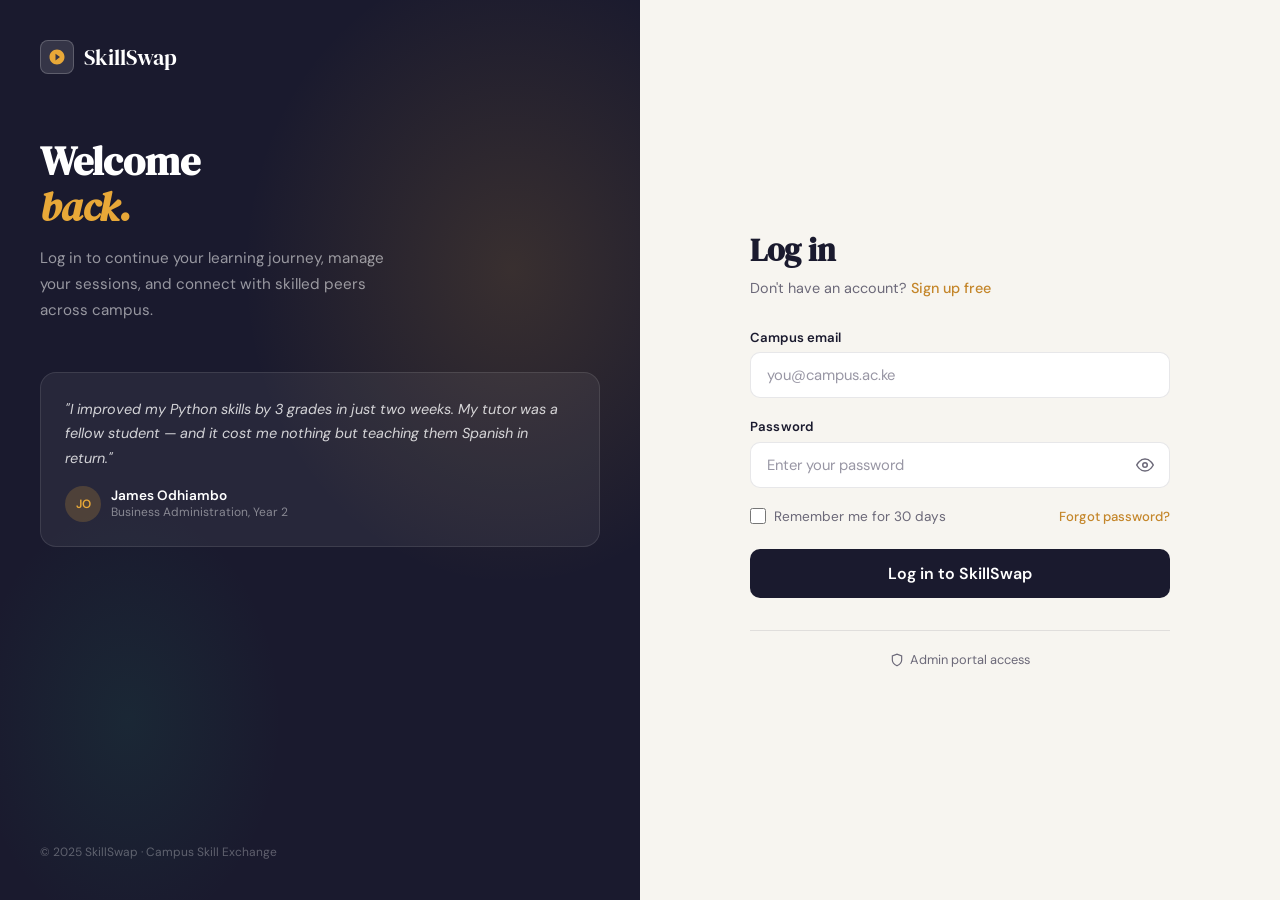
<file: frontend/sessions.html>
<!DOCTYPE html>
<html lang="en">
<head>
<meta charset="UTF-8">
<meta name="viewport" content="width=device-width, initial-scale=1.0">
<title>Sessions — SkillSwap</title>
<link rel="stylesheet" href="dashboard-shell.css">
<style>
  /* ── TABS ── */
  .tabs {
    display: flex; gap: 0; background: var(--white);
    border: 1px solid var(--border); border-radius: 10px;
    padding: 4px; width: fit-content; margin-bottom: 1.75rem;
  }
  .tab {
    padding: 0.5rem 1.2rem; border-radius: 7px; font-size: 0.875rem;
    font-weight: 500; color: var(--text-muted); cursor: pointer;
    transition: all 0.18s; border: none; background: transparent;
    font-family: 'DM Sans', sans-serif; display: flex; align-items: center; gap: 6px;
  }
  .tab:hover { color: var(--text-main); }
  .tab.active { background: var(--primary); color: var(--white); }
  .tab-count {
    background: rgba(255,255,255,0.2); color: inherit;
    font-size: 0.7rem; font-weight: 700; padding: 1px 6px; border-radius: 100px;
  }
  .tab.active .tab-count { background: rgba(255,255,255,0.2); }
  .tab:not(.active) .tab-count { background: var(--surface-2); color: var(--text-muted); }

  /* ── CALENDAR SECTION ── */
  .calendar-layout { display: grid; grid-template-columns: 1fr 360px; gap: 1.5rem; align-items: start; }
  .mini-calendar {
    background: var(--white); border: 1px solid var(--border);
    border-radius: 14px; overflow: hidden; position: sticky; top: 80px;
  }
  .cal-header {
    display: flex; align-items: center; justify-content: space-between;
    padding: 1rem 1.25rem; border-bottom: 1px solid var(--border);
  }
  .cal-month {
    font-family: 'DM Serif Display', serif;
    font-size: 1rem; color: var(--primary);
  }
  .cal-nav { display: flex; gap: 4px; }
  .cal-nav-btn {
    width: 30px; height: 30px; border-radius: 7px; border: 1px solid var(--border);
    background: transparent; cursor: pointer; display: flex; align-items: center;
    justify-content: center; transition: all 0.18s;
  }
  .cal-nav-btn:hover { background: var(--surface); }
  .cal-nav-btn svg { width: 14px; height: 14px; stroke: var(--text-muted); fill: none; stroke-width: 2; }
  .cal-grid { padding: 0.75rem; }
  .cal-days-header {
    display: grid; grid-template-columns: repeat(7,1fr); text-align: center;
    margin-bottom: 4px;
  }
  .cal-day-label { font-size: 0.68rem; font-weight: 700; color: var(--text-muted); padding: 4px 0; text-transform: uppercase; letter-spacing: 0.04em; }
  .cal-dates { display: grid; grid-template-columns: repeat(7,1fr); gap: 2px; }
  .cal-date {
    aspect-ratio: 1; border-radius: 8px; display: flex; flex-direction: column;
    align-items: center; justify-content: center;
    font-size: 0.8rem; cursor: pointer; transition: all 0.15s;
    color: var(--text-muted); position: relative;
  }
  .cal-date:hover { background: var(--surface); color: var(--text-main); }
  .cal-date.today { background: var(--accent-light); color: var(--accent-dark); font-weight: 700; }
  .cal-date.has-session { color: var(--primary); font-weight: 600; }
  .cal-date.selected { background: var(--primary); color: var(--white); font-weight: 600; }
  .cal-date.other-month { color: var(--text-light); }
  .session-dot { width: 5px; height: 5px; border-radius: 50%; background: var(--accent); position: absolute; bottom: 4px; }
  .cal-date.selected .session-dot { background: rgba(255,255,255,0.5); }

  /* ── SESSION LIST ── */
  .sessions-main { display: flex; flex-direction: column; gap: 1.25rem; }
  .session-date-group { }
  .session-date-label {
    font-size: 0.72rem; font-weight: 700; letter-spacing: 0.06em;
    text-transform: uppercase; color: var(--text-muted);
    margin-bottom: 0.6rem; padding-left: 2px;
  }
  .session-card {
    background: var(--white); border: 1px solid var(--border);
    border-radius: 14px; overflow: hidden; transition: all 0.2s;
  }
  .session-card:hover { box-shadow: 0 4px 16px rgba(26,26,46,0.07); border-color: var(--border-2); }
  .session-card-inner { display: flex; align-items: stretch; }
  .session-color-bar { width: 4px; flex-shrink: 0; }
  .session-card-body { padding: 1.1rem 1.25rem; flex: 1; min-width: 0; }
  .session-card-top { display: flex; align-items: flex-start; justify-content: space-between; gap: 1rem; margin-bottom: 0.75rem; }
  .session-card-left { display: flex; align-items: center; gap: 12px; min-width: 0; }
  .session-title { font-size: 0.95rem; font-weight: 700; color: var(--primary); margin-bottom: 2px; }
  .session-subtitle { font-size: 0.8rem; color: var(--text-muted); }
  .session-card-meta { display: flex; gap: 1.25rem; flex-wrap: wrap; margin-bottom: 0.85rem; }
  .session-meta-item { display: flex; align-items: center; gap: 5px; font-size: 0.78rem; color: var(--text-muted); }
  .session-meta-item svg { width: 13px; height: 13px; stroke: currentColor; fill: none; stroke-width: 2; flex-shrink: 0; }
  .session-card-footer { display: flex; align-items: center; justify-content: space-between; gap: 0.75rem; flex-wrap: wrap; padding-top: 0.75rem; border-top: 1px solid var(--border); }
  .session-role-badge {
    font-size: 0.72rem; font-weight: 600; padding: 3px 9px; border-radius: 100px;
    display: inline-flex; align-items: center; gap: 4px;
  }
  .role-teaching { background: var(--teal-light); color: #0f6e56; }
  .role-learning { background: #eeedfe; color: #3c3489; }
  .session-card-actions { display: flex; gap: 6px; }

  /* ── HISTORY TABLE ── */
  .history-header { display: flex; align-items: center; justify-content: space-between; margin-bottom: 1rem; }
  .history-filter { display: flex; gap: 0.5rem; }
  .history-filter select { padding: 0.45rem 1.8rem 0.45rem 0.75rem; border: 1.5px solid var(--border); border-radius: 8px; font-family: 'DM Sans', sans-serif; font-size: 0.82rem; color: var(--text-muted); background: var(--white); cursor: pointer; outline: none; appearance: none; background-image: url("data:image/svg+xml,%3Csvg xmlns='http://www.w3.org/2000/svg' width='12' height='12' viewBox='0 0 24 24' fill='none' stroke='%236b6878' stroke-width='2'%3E%3Cpolyline points='6 9 12 15 18 9'/%3E%3C/svg%3E"); background-repeat: no-repeat; background-position: right 6px center; }

  /* ── MODALS ── */
  .modal-overlay { display: none; position: fixed; inset: 0; background: rgba(0,0,0,0.4); z-index: 500; align-items: center; justify-content: center; padding: 1rem; }
  .modal-overlay.open { display: flex; }
  .modal { background: var(--white); border-radius: 16px; width: 100%; max-width: 480px; max-height: 90vh; overflow-y: auto; box-shadow: 0 20px 60px rgba(0,0,0,0.15); }
  .modal-header { padding: 1.25rem 1.5rem; border-bottom: 1px solid var(--border); display: flex; align-items: center; justify-content: space-between; position: sticky; top: 0; background: var(--white); z-index: 1; }
  .modal-title { font-size: 1rem; font-weight: 600; color: var(--text-main); }
  .modal-close { width: 32px; height: 32px; border-radius: 8px; background: var(--surface); border: 1px solid var(--border); display: flex; align-items: center; justify-content: center; cursor: pointer; font-size: 1.1rem; color: var(--text-muted); transition: all 0.18s; }
  .modal-close:hover { background: var(--surface-2); }
  .modal-body { padding: 1.5rem; }
  .modal-footer { padding: 1rem 1.5rem; border-top: 1px solid var(--border); display: flex; justify-content: flex-end; gap: 0.75rem; }

  .session-detail-row { display: flex; justify-content: space-between; padding: 0.6rem 0; border-bottom: 1px solid var(--border); font-size: 0.875rem; }
  .session-detail-row:last-child { border-bottom: none; }
  .session-detail-label { color: var(--text-muted); font-weight: 500; }
  .session-detail-val { color: var(--text-main); font-weight: 600; text-align: right; }

  /* Stars rating input */
  .star-rating { display: flex; gap: 6px; margin: 0.5rem 0; }
  .star-btn { background: none; border: none; font-size: 1.5rem; cursor: pointer; color: var(--border-2); transition: color 0.15s; line-height: 1; }
  .star-btn.active, .star-btn:hover { color: var(--accent); }

  /* Toast */
  .toast { position: fixed; bottom: 1.5rem; right: 1.5rem; z-index: 999; background: var(--primary); color: var(--white); padding: 0.85rem 1.25rem; border-radius: 10px; font-size: 0.875rem; font-weight: 500; display: flex; align-items: center; gap: 8px; transform: translateY(80px); opacity: 0; transition: all 0.3s ease; pointer-events: none; box-shadow: 0 4px 20px rgba(26,26,46,0.2); }
  .toast.show { transform: translateY(0); opacity: 1; }
  .toast svg { width: 16px; height: 16px; stroke: var(--accent); fill: none; stroke-width: 2.5; }

  .tab-panel { display: none; }
  .tab-panel.active { display: block; }

  @media (max-width: 960px) {
    .calendar-layout { grid-template-columns: 1fr; }
    .mini-calendar { position: static; }
  }
</style>
</head>
<body>

<div class="sidebar-overlay" id="overlay" onclick="closeSidebar()"></div>

<!-- SIDEBAR -->
<aside class="sidebar" id="sidebar">
  <div class="sidebar-header">
    <a href="index.html" class="sidebar-logo">
      <div class="logo-dot"><svg viewBox="0 0 24 24"><path d="M12 2C6.48 2 2 6.48 2 12s4.48 10 10 10 10-4.48 10-10S17.52 2 12 2zm-2 14.5v-9l6 4.5-6 4.5z"/></svg></div>
      SkillSwap
    </a>
  </div>
  <div class="sidebar-user">
    <div class="sidebar-avatar">AK</div>
    <div class="sidebar-user-info">
      <div class="sidebar-user-name">Amara Kofi</div>
      <div class="sidebar-user-dept">Computer Science, Y3</div>
    </div>
  </div>
  <nav class="sidebar-nav">
    <div class="nav-section-label">Main</div>
    <a href="dashboard.html" class="nav-item"><svg viewBox="0 0 24 24" style="stroke:currentColor;fill:none;stroke-width:2;"><rect x="3" y="3" width="7" height="7" rx="1"/><rect x="14" y="3" width="7" height="7" rx="1"/><rect x="3" y="14" width="7" height="7" rx="1"/><rect x="14" y="14" width="7" height="7" rx="1"/></svg>Dashboard</a>
    <a href="profile.html" class="nav-item"><svg viewBox="0 0 24 24" style="stroke:currentColor;fill:none;stroke-width:2;"><path d="M20 21v-2a4 4 0 0 0-4-4H8a4 4 0 0 0-4 4v2"/><circle cx="12" cy="7" r="4"/></svg>My Profile</a>
    <a href="my-skills.html" class="nav-item"><svg viewBox="0 0 24 24" style="stroke:currentColor;fill:none;stroke-width:2;"><polygon points="12 2 15.09 8.26 22 9.27 17 14.14 18.18 21.02 12 17.77 5.82 21.02 7 14.14 2 9.27 8.91 8.26 12 2"/></svg>My Skills</a>
    <div class="nav-section-label">Exchange</div>
    <a href="browse-skills.html" class="nav-item"><svg viewBox="0 0 24 24" style="stroke:currentColor;fill:none;stroke-width:2;"><circle cx="11" cy="11" r="8"/><line x1="21" y1="21" x2="16.65" y2="16.65"/></svg>Browse Skills</a>
    <a href="sessions.html" class="nav-item active"><svg viewBox="0 0 24 24" style="stroke:currentColor;fill:none;stroke-width:2;"><rect x="3" y="4" width="18" height="18" rx="2"/><line x1="16" y1="2" x2="16" y2="6"/><line x1="8" y1="2" x2="8" y2="6"/><line x1="3" y1="10" x2="21" y2="10"/></svg>Sessions<span class="nav-badge">2</span></a>
    <a href="requests.html" class="nav-item"><svg viewBox="0 0 24 24" style="stroke:currentColor;fill:none;stroke-width:2;"><path d="M21 15a2 2 0 0 1-2 2H7l-4 4V5a2 2 0 0 1 2-2h14a2 2 0 0 1 2 2z"/></svg>Requests<span class="nav-badge">3</span></a>
    <a href="feedback.html" class="nav-item"><svg viewBox="0 0 24 24" style="stroke:currentColor;fill:none;stroke-width:2;"><path d="M12 22s8-4 8-10V5l-8-3-8 3v7c0 6 8 10 8 10z"/><path d="M9 12l2 2 4-4"/></svg>Feedback</a>
  </nav>
  <div class="sidebar-footer">
    <a href="login.html" class="nav-item"><svg viewBox="0 0 24 24" style="stroke:currentColor;fill:none;stroke-width:2;"><path d="M9 21H5a2 2 0 0 1-2-2V5a2 2 0 0 1 2-2h4"/><polyline points="16 17 21 12 16 7"/><line x1="21" y1="12" x2="9" y2="12"/></svg>Log out</a>
  </div>
</aside>

<!-- MAIN -->
<div class="main-wrap">
  <header class="topbar">
    <div class="topbar-left">
      <button class="topbar-btn mobile-menu-btn" onclick="openSidebar()">
        <svg viewBox="0 0 24 24"><line x1="3" y1="6" x2="21" y2="6"/><line x1="3" y1="12" x2="21" y2="12"/><line x1="3" y1="18" x2="21" y2="18"/></svg>
      </button>
      <div>
        <div class="topbar-title">Sessions</div>
        <div class="breadcrumb"><a href="dashboard.html">Dashboard</a> / Sessions</div>
      </div>
    </div>
    <div class="topbar-right">
      <a href="browse-skills.html" class="btn btn-primary">
        <svg viewBox="0 0 24 24"><line x1="12" y1="5" x2="12" y2="19"/><line x1="5" y1="12" x2="19" y2="12"/></svg>
        Book a session
      </a>
    </div>
  </header>

  <main class="page-content">

    <!-- STATS ROW -->
    <div class="stats-row" style="margin-bottom:1.75rem;">
      <div class="stat-card">
        <div class="stat-card-top">
          <div class="stat-icon" style="background:var(--teal-light);"><svg viewBox="0 0 24 24" style="stroke:#0f6e56;fill:none;stroke-width:2;"><rect x="3" y="4" width="18" height="18" rx="2"/><line x1="3" y1="10" x2="21" y2="10"/><line x1="16" y1="2" x2="16" y2="6"/><line x1="8" y1="2" x2="8" y2="6"/></svg></div>
          <span class="stat-delta delta-up">+2 this week</span>
        </div>
        <div class="stat-num">14</div>
        <div class="stat-label">Total sessions</div>
      </div>
      <div class="stat-card">
        <div class="stat-card-top">
          <div class="stat-icon" style="background:var(--accent-light);"><svg viewBox="0 0 24 24" style="stroke:var(--accent-dark);fill:none;stroke-width:2;"><circle cx="12" cy="12" r="10"/><polyline points="12 6 12 12 16 14"/></svg></div>
          <span class="stat-delta delta-neutral">3 upcoming</span>
        </div>
        <div class="stat-num">3</div>
        <div class="stat-label">Upcoming</div>
      </div>
      <div class="stat-card">
        <div class="stat-card-top">
          <div class="stat-icon" style="background:#eeedfe;"><svg viewBox="0 0 24 24" style="stroke:#3c3489;fill:none;stroke-width:2;"><path d="M17 21v-2a4 4 0 0 0-4-4H5a4 4 0 0 0-4 4v2"/><circle cx="9" cy="7" r="4"/><path d="M23 21v-2a4 4 0 0 0-3-3.87"/><path d="M16 3.13a4 4 0 0 1 0 7.75"/></svg></div>
          <span class="stat-delta delta-up">+3 this month</span>
        </div>
        <div class="stat-num">12</div>
        <div class="stat-label">Students taught</div>
      </div>
      <div class="stat-card">
        <div class="stat-card-top">
          <div class="stat-icon" style="background:var(--teal-light);"><svg viewBox="0 0 24 24" style="stroke:#0f6e56;fill:none;stroke-width:2;"><polygon points="12 2 15.09 8.26 22 9.27 17 14.14 18.18 21.02 12 17.77 5.82 21.02 7 14.14 2 9.27 8.91 8.26 12 2"/></svg></div>
          <span class="stat-delta delta-up">↑ 0.2</span>
        </div>
        <div class="stat-num">4.8</div>
        <div class="stat-label">Avg. rating</div>
      </div>
    </div>

    <!-- TABS -->
    <div class="tabs">
      <button class="tab active" onclick="switchTab('upcoming', this)">
        Upcoming <span class="tab-count">3</span>
      </button>
      <button class="tab" onclick="switchTab('history', this)">
        History <span class="tab-count">11</span>
      </button>
    </div>

    <!-- ── UPCOMING TAB ── -->
    <div class="tab-panel active" id="tab-upcoming">
      <div class="calendar-layout">

        <!-- Session Cards -->
        <div class="sessions-main">

          <div class="session-date-group">
            <div class="session-date-label">Tuesday, 31 March 2026</div>
            <div class="session-card">
              <div class="session-card-inner">
                <div class="session-color-bar" style="background:var(--teal);"></div>
                <div class="session-card-body">
                  <div class="session-card-top">
                    <div class="session-card-left">
                      <div class="avatar avatar-md av-amber">MJ</div>
                      <div>
                        <div class="session-title">Python Programming</div>
                        <div class="session-subtitle">with Maya Juma &nbsp;·&nbsp; Teaching</div>
                      </div>
                    </div>
                    <span class="badge badge-teal">Confirmed</span>
                  </div>
                  <div class="session-card-meta">
                    <div class="session-meta-item"><svg viewBox="0 0 24 24"><circle cx="12" cy="12" r="10"/><polyline points="12 6 12 12 16 14"/></svg>2:00 PM – 3:00 PM</div>
                    <div class="session-meta-item"><svg viewBox="0 0 24 24"><path d="M21 10c0 7-9 13-9 13s-9-6-9-13a9 9 0 0 1 18 0z"/><circle cx="12" cy="10" r="3"/></svg>Library Room B, Campus</div>
                    <div class="session-meta-item"><svg viewBox="0 0 24 24"><rect x="3" y="4" width="18" height="18" rx="2"/><line x1="3" y1="10" x2="21" y2="10"/></svg>1 hour session</div>
                  </div>
                  <div class="session-card-footer">
                    <div>
                      <span class="session-role-badge role-teaching">
                        <svg width="10" height="10" viewBox="0 0 24 24" fill="none" stroke="currentColor" stroke-width="2.5"><path d="M17 21v-2a4 4 0 0 0-4-4H5a4 4 0 0 0-4 4v2"/><circle cx="9" cy="7" r="4"/></svg>
                        Teaching
                      </span>
                    </div>
                    <div class="session-card-actions">
                      <button class="btn btn-ghost-sm" onclick="openDetailModal('Python Programming','Maya Juma','Tuesday, 31 March 2026','2:00 PM','1 hour','Library Room B','Confirmed','teaching')">View details</button>
                      <button class="btn btn-outline" style="font-size:0.8rem;padding:0.4rem 0.9rem;" onclick="cancelSession(this)">Cancel</button>
                    </div>
                  </div>
                </div>
              </div>
            </div>
          </div>

          <div class="session-date-group">
            <div class="session-date-label">Thursday, 2 April 2026</div>
            <div class="session-card">
              <div class="session-card-inner">
                <div class="session-color-bar" style="background:var(--accent);"></div>
                <div class="session-card-body">
                  <div class="session-card-top">
                    <div class="session-card-left">
                      <div class="avatar avatar-md av-coral">TN</div>
                      <div>
                        <div class="session-title">UI/UX Design Basics</div>
                        <div class="session-subtitle">with Tom Ndege &nbsp;·&nbsp; Learning</div>
                      </div>
                    </div>
                    <span class="badge badge-amber">Pending</span>
                  </div>
                  <div class="session-card-meta">
                    <div class="session-meta-item"><svg viewBox="0 0 24 24"><circle cx="12" cy="12" r="10"/><polyline points="12 6 12 12 16 14"/></svg>4:30 PM – 6:00 PM</div>
                    <div class="session-meta-item"><svg viewBox="0 0 24 24"><rect x="5" y="2" width="14" height="20" rx="2" ry="2"/><line x1="12" y1="18" x2="12.01" y2="18"/></svg>Online (Google Meet)</div>
                    <div class="session-meta-item"><svg viewBox="0 0 24 24"><rect x="3" y="4" width="18" height="18" rx="2"/><line x1="3" y1="10" x2="21" y2="10"/></svg>1.5 hour session</div>
                  </div>
                  <div class="session-card-footer">
                    <div>
                      <span class="session-role-badge role-learning">
                        <svg width="10" height="10" viewBox="0 0 24 24" fill="none" stroke="currentColor" stroke-width="2.5"><path d="M2 3h6a4 4 0 0 1 4 4v14a3 3 0 0 0-3-3H2z"/><path d="M22 3h-6a4 4 0 0 0-4 4v14a3 3 0 0 1 3-3h7z"/></svg>
                        Learning
                      </span>
                    </div>
                    <div class="session-card-actions">
                      <button class="btn btn-ghost-sm" onclick="openDetailModal('UI/UX Design Basics','Tom Ndege','Thursday, 2 April 2026','4:30 PM','1.5 hours','Online (Google Meet)','Pending','learning')">View details</button>
                      <button class="btn btn-outline" style="font-size:0.8rem;padding:0.4rem 0.9rem;" onclick="cancelSession(this)">Cancel</button>
                    </div>
                  </div>
                </div>
              </div>
            </div>
          </div>

          <div class="session-date-group">
            <div class="session-date-label">Saturday, 5 April 2026</div>
            <div class="session-card">
              <div class="session-card-inner">
                <div class="session-color-bar" style="background:#534ab7;"></div>
                <div class="session-card-body">
                  <div class="session-card-top">
                    <div class="session-card-left">
                      <div class="avatar avatar-md av-purple">BW</div>
                      <div>
                        <div class="session-title">French Conversation</div>
                        <div class="session-subtitle">with Beatrice Wanjiku &nbsp;·&nbsp; Learning</div>
                      </div>
                    </div>
                    <span class="badge badge-teal">Confirmed</span>
                  </div>
                  <div class="session-card-meta">
                    <div class="session-meta-item"><svg viewBox="0 0 24 24"><circle cx="12" cy="12" r="10"/><polyline points="12 6 12 12 16 14"/></svg>10:00 AM – 11:00 AM</div>
                    <div class="session-meta-item"><svg viewBox="0 0 24 24"><path d="M21 10c0 7-9 13-9 13s-9-6-9-13a9 9 0 0 1 18 0z"/><circle cx="12" cy="10" r="3"/></svg>Student Centre, Block C</div>
                    <div class="session-meta-item"><svg viewBox="0 0 24 24"><rect x="3" y="4" width="18" height="18" rx="2"/><line x1="3" y1="10" x2="21" y2="10"/></svg>1 hour session</div>
                  </div>
                  <div class="session-card-footer">
                    <div>
                      <span class="session-role-badge role-learning">
                        <svg width="10" height="10" viewBox="0 0 24 24" fill="none" stroke="currentColor" stroke-width="2.5"><path d="M2 3h6a4 4 0 0 1 4 4v14a3 3 0 0 0-3-3H2z"/><path d="M22 3h-6a4 4 0 0 0-4 4v14a3 3 0 0 1 3-3h7z"/></svg>
                        Learning
                      </span>
                    </div>
                    <div class="session-card-actions">
                      <button class="btn btn-ghost-sm" onclick="openDetailModal('French Conversation','Beatrice Wanjiku','Saturday, 5 April 2026','10:00 AM','1 hour','Student Centre, Block C','Confirmed','learning')">View details</button>
                      <button class="btn btn-outline" style="font-size:0.8rem;padding:0.4rem 0.9rem;" onclick="cancelSession(this)">Cancel</button>
                    </div>
                  </div>
                </div>
              </div>
            </div>
          </div>

        </div>

        <!-- MINI CALENDAR -->
        <div class="mini-calendar">
          <div class="cal-header">
            <div class="cal-month">April 2026</div>
            <div class="cal-nav">
              <button class="cal-nav-btn"><svg viewBox="0 0 24 24"><polyline points="15 18 9 12 15 6"/></svg></button>
              <button class="cal-nav-btn"><svg viewBox="0 0 24 24"><polyline points="9 18 15 12 9 6"/></svg></button>
            </div>
          </div>
          <div class="cal-grid">
            <div class="cal-days-header">
              <div class="cal-day-label">Su</div><div class="cal-day-label">Mo</div>
              <div class="cal-day-label">Tu</div><div class="cal-day-label">We</div>
              <div class="cal-day-label">Th</div><div class="cal-day-label">Fr</div>
              <div class="cal-day-label">Sa</div>
            </div>
            <div class="cal-dates">
              <!-- March overflow -->
              <div class="cal-date other-month">29</div><div class="cal-date other-month">30</div><div class="cal-date other-month">31</div>
              <!-- April -->
              <div class="cal-date">1</div>
              <div class="cal-date has-session">2<div class="session-dot"></div></div>
              <div class="cal-date">3</div>
              <div class="cal-date has-session">4<div class="session-dot"></div></div>
              <div class="cal-date has-session selected">5<div class="session-dot"></div></div>
              <div class="cal-date">6</div>
              <div class="cal-date">7</div>
              <div class="cal-date">8</div>
              <div class="cal-date">9</div>
              <div class="cal-date">10</div>
              <div class="cal-date">11</div>
              <div class="cal-date">12</div>
              <div class="cal-date">13</div>
              <div class="cal-date">14</div>
              <div class="cal-date">15</div>
              <div class="cal-date">16</div>
              <div class="cal-date">17</div>
              <div class="cal-date">18</div>
              <div class="cal-date">19</div>
              <div class="cal-date">20</div>
              <div class="cal-date">21</div>
              <div class="cal-date">22</div>
              <div class="cal-date">23</div>
              <div class="cal-date">24</div>
              <div class="cal-date">25</div>
              <div class="cal-date">26</div>
              <div class="cal-date">27</div>
              <div class="cal-date">28</div>
              <div class="cal-date">29</div>
              <div class="cal-date">30</div>
              <!-- May overflow -->
              <div class="cal-date other-month">1</div><div class="cal-date other-month">2</div>
            </div>
          </div>
          <!-- Legend -->
          <div style="padding:0.75rem 1rem;border-top:1px solid var(--border);display:flex;gap:1rem;">
            <div style="display:flex;align-items:center;gap:5px;font-size:0.72rem;color:var(--text-muted);">
              <div style="width:7px;height:7px;border-radius:50%;background:var(--accent);"></div>Session booked
            </div>
            <div style="display:flex;align-items:center;gap:5px;font-size:0.72rem;color:var(--text-muted);">
              <div style="width:18px;height:18px;border-radius:6px;background:var(--primary);display:flex;align-items:center;justify-content:center;color:var(--white);font-size:0.65rem;font-weight:700;">5</div>Selected day
            </div>
          </div>
        </div>
      </div>
    </div>

    <!-- ── HISTORY TAB ── -->
    <div class="tab-panel" id="tab-history">
      <div class="history-header">
        <div style="font-size:0.875rem;color:var(--text-muted);">Showing <strong style="color:var(--text-main);">11</strong> completed sessions</div>
        <div class="history-filter">
          <select><option>All skills</option><option>Python</option><option>Data Analysis</option></select>
          <select><option>All roles</option><option>Teaching</option><option>Learning</option></select>
        </div>
      </div>
      <div class="card">
        <table class="data-table">
          <thead>
            <tr>
              <th>Session</th>
              <th>Partner</th>
              <th>Date</th>
              <th>Duration</th>
              <th>Role</th>
              <th>Rating</th>
              <th>Actions</th>
            </tr>
          </thead>
          <tbody>
            <tr>
              <td><strong>Python Programming</strong></td>
              <td><div class="flex-center"><div class="avatar avatar-sm av-coral" style="font-size:0.65rem;">DS</div><span>Daniel Simiyu</span></div></td>
              <td style="color:var(--text-muted);font-size:0.82rem;">Mar 25, 2026</td>
              <td style="color:var(--text-muted);">1 hr</td>
              <td><span class="session-role-badge role-teaching">Teaching</span></td>
              <td><span style="color:var(--accent);">★★★★★</span> <span style="font-size:0.78rem;color:var(--text-muted);">5.0</span></td>
              <td><div class="td-actions"><button class="btn btn-ghost-sm" onclick="openDetailModal('Python Programming','Daniel Simiyu','Mar 25, 2026','2:00 PM','1 hour','Library Room A','Completed','teaching')">Details</button><button class="btn btn-ghost-sm" onclick="openRateModal('Daniel Simiyu')">Rate</button></div></td>
            </tr>
            <tr>
              <td><strong>Data Analysis</strong></td>
              <td><div class="flex-center"><div class="avatar avatar-sm av-purple" style="font-size:0.65rem;">JO</div><span>James Odhiambo</span></div></td>
              <td style="color:var(--text-muted);font-size:0.82rem;">Mar 20, 2026</td>
              <td style="color:var(--text-muted);">1.5 hr</td>
              <td><span class="session-role-badge role-teaching">Teaching</span></td>
              <td><span style="color:var(--accent);">★★★★★</span> <span style="font-size:0.78rem;color:var(--text-muted);">5.0</span></td>
              <td><div class="td-actions"><button class="btn btn-ghost-sm" onclick="openDetailModal('Data Analysis','James Odhiambo','Mar 20, 2026','3:00 PM','1.5 hours','Online','Completed','teaching')">Details</button><button class="btn btn-ghost-sm" onclick="openRateModal('James Odhiambo')">Rate</button></div></td>
            </tr>
            <tr>
              <td><strong>Python Programming</strong></td>
              <td><div class="flex-center"><div class="avatar avatar-sm av-green" style="font-size:0.65rem;">FO</div><span>Faith Otieno</span></div></td>
              <td style="color:var(--text-muted);font-size:0.82rem;">Mar 15, 2026</td>
              <td style="color:var(--text-muted);">1 hr</td>
              <td><span class="session-role-badge role-teaching">Teaching</span></td>
              <td><span style="color:var(--accent);">★★★★☆</span> <span style="font-size:0.78rem;color:var(--text-muted);">4.0</span></td>
              <td><div class="td-actions"><button class="btn btn-ghost-sm">Details</button><button class="btn btn-ghost-sm" onclick="openRateModal('Faith Otieno')">Rate</button></div></td>
            </tr>
            <tr>
              <td><strong>Calculus II</strong></td>
              <td><div class="flex-center"><div class="avatar avatar-sm av-coral" style="font-size:0.65rem;">TN</div><span>Tom Ndege</span></div></td>
              <td style="color:var(--text-muted);font-size:0.82rem;">Mar 10, 2026</td>
              <td style="color:var(--text-muted);">1 hr</td>
              <td><span class="session-role-badge role-learning">Learning</span></td>
              <td><span style="color:var(--accent);">★★★★★</span> <span style="font-size:0.78rem;color:var(--text-muted);">5.0</span></td>
              <td><div class="td-actions"><button class="btn btn-ghost-sm">Details</button></div></td>
            </tr>
            <tr>
              <td><strong>Python Programming</strong></td>
              <td><div class="flex-center"><div class="avatar avatar-sm av-blue" style="font-size:0.65rem;">KM</div><span>Kevin Maina</span></div></td>
              <td style="color:var(--text-muted);font-size:0.82rem;">Mar 5, 2026</td>
              <td style="color:var(--text-muted);">1 hr</td>
              <td><span class="session-role-badge role-teaching">Teaching</span></td>
              <td><span style="color:var(--accent);">★★★★★</span> <span style="font-size:0.78rem;color:var(--text-muted);">5.0</span></td>
              <td><div class="td-actions"><button class="btn btn-ghost-sm">Details</button><button class="btn btn-ghost-sm" onclick="openRateModal('Kevin Maina')">Rate</button></div></td>
            </tr>
            <tr>
              <td><strong>Data Analysis</strong></td>
              <td><div class="flex-center"><div class="avatar avatar-sm av-amber" style="font-size:0.65rem;">RK</div><span>Rachel Kamau</span></div></td>
              <td style="color:var(--text-muted);font-size:0.82rem;">Feb 28, 2026</td>
              <td style="color:var(--text-muted);">1.5 hr</td>
              <td><span class="session-role-badge role-teaching">Teaching</span></td>
              <td><span style="color:var(--accent);">★★★★☆</span> <span style="font-size:0.78rem;color:var(--text-muted);">4.0</span></td>
              <td><div class="td-actions"><button class="btn btn-ghost-sm">Details</button></div></td>
            </tr>
          </tbody>
        </table>
      </div>
    </div>

  </main>
</div>

<!-- SESSION DETAIL MODAL -->
<div class="modal-overlay" id="detailModal">
  <div class="modal">
    <div class="modal-header">
      <div class="modal-title">Session details</div>
      <div class="modal-close" onclick="closeModal('detailModal')">✕</div>
    </div>
    <div class="modal-body">
      <div style="display:flex;align-items:center;gap:12px;padding:1rem;background:var(--surface);border-radius:10px;margin-bottom:1.25rem;">
        <div class="avatar avatar-md av-teal" id="modalDetailAvatar">??</div>
        <div>
          <div style="font-weight:700;font-size:1rem;color:var(--primary);" id="modalDetailSkill">Skill</div>
          <div style="font-size:0.8rem;color:var(--text-muted);">with <span id="modalDetailUser">Student</span></div>
        </div>
        <span class="badge" id="modalDetailStatus" style="margin-left:auto;">Status</span>
      </div>
      <div id="modalDetailRows"></div>
    </div>
    <div class="modal-footer">
      <button class="btn btn-outline" onclick="closeModal('detailModal')">Close</button>
      <button class="btn btn-primary" id="modalDetailAction">Mark as completed</button>
    </div>
  </div>
</div>

<!-- RATE SESSION MODAL -->
<div class="modal-overlay" id="rateModal">
  <div class="modal">
    <div class="modal-header">
      <div class="modal-title">Rate session with <span id="rateUserName">student</span></div>
      <div class="modal-close" onclick="closeModal('rateModal')">✕</div>
    </div>
    <div class="modal-body">
      <div class="form-group">
        <label class="form-label">Overall rating *</label>
        <div class="star-rating" id="starRating">
          <button class="star-btn" data-val="1" onclick="setRating(1)">★</button>
          <button class="star-btn" data-val="2" onclick="setRating(2)">★</button>
          <button class="star-btn" data-val="3" onclick="setRating(3)">★</button>
          <button class="star-btn" data-val="4" onclick="setRating(4)">★</button>
          <button class="star-btn" data-val="5" onclick="setRating(5)">★</button>
        </div>
      </div>
      <div class="form-group">
        <label class="form-label">Written feedback</label>
        <textarea class="form-input" id="ratingComment" rows="3" placeholder="Share what made this session valuable (or how it could be better)…"></textarea>
      </div>
      <div style="background:var(--teal-light);border-radius:9px;padding:0.85rem 1rem;font-size:0.82rem;color:#0f6e56;display:flex;gap:8px;">
        <svg width="15" height="15" viewBox="0 0 24 24" fill="none" stroke="currentColor" stroke-width="2" style="flex-shrink:0;margin-top:1px;"><path d="M12 22s8-4 8-10V5l-8-3-8 3v7c0 6 8 10 8 10z"/><path d="M9 12l2 2 4-4"/></svg>
        Ratings are visible to other students and help build trust in the community.
      </div>
    </div>
    <div class="modal-footer">
      <button class="btn btn-outline" onclick="closeModal('rateModal')">Cancel</button>
      <button class="btn btn-primary" onclick="submitRating()">Submit rating</button>
    </div>
  </div>
</div>

<div class="toast" id="toast">
  <svg viewBox="0 0 24 24"><path d="M9 11l3 3L22 4"/></svg>
  <span id="toastMsg">Done!</span>
</div>


<script src="api.js"></script>
<script>
  function openSidebar() { document.getElementById('sidebar').classList.add('open'); document.getElementById('overlay').classList.add('open'); }
  function closeSidebar() { document.getElementById('sidebar').classList.remove('open'); document.getElementById('overlay').classList.remove('open'); }
  function openModal(id) { document.getElementById(id).classList.add('open'); }
  function closeModal(id) { document.getElementById(id).classList.remove('open'); }

  function switchTab(tab, btn) {
    document.querySelectorAll('.tab').forEach(t => t.classList.remove('active'));
    document.querySelectorAll('.tab-panel').forEach(p => p.classList.remove('active'));
    btn.classList.add('active');
    document.getElementById('tab-' + tab).classList.add('active');
  }

  function openDetailModal(skill, user, date, time, duration, location, status, role) {
    document.getElementById('modalDetailSkill').textContent = skill;
    document.getElementById('modalDetailUser').textContent = user;
    const statusEl = document.getElementById('modalDetailStatus');
    const statusMap = { Confirmed:'badge-teal', Pending:'badge-amber', Completed:'badge-green' };
    statusEl.textContent = status;
    statusEl.className = 'badge ' + (statusMap[status] || 'badge-gray');
    const rows = [['Date',date],['Time',time],['Duration',duration],['Location',location],['Role',role==='teaching'?'Teaching':'Learning'],['Status',status]];
    document.getElementById('modalDetailRows').innerHTML = rows.map(([l,v]) =>
      `<div class="session-detail-row"><span class="session-detail-label">${l}</span><span class="session-detail-val">${v}</span></div>`
    ).join('');
    const actionBtn = document.getElementById('modalDetailAction');
    actionBtn.textContent = status === 'Completed' ? 'Leave feedback' : 'Mark as completed';
    openModal('detailModal');
  }

  function openRateModal(name) {
    document.getElementById('rateUserName').textContent = name;
    currentRating = 0;
    document.querySelectorAll('.star-btn').forEach(s => s.classList.remove('active'));
    document.getElementById('ratingComment').value = '';
    openModal('rateModal');
  }

  let currentRating = 0;
  function setRating(val) {
    currentRating = val;
    document.querySelectorAll('.star-btn').forEach(btn => btn.classList.toggle('active', parseInt(btn.dataset.val) <= val));
  }

  function submitRating() {
    if (!currentRating) { showToast('Please select a star rating.'); return; }
    closeModal('rateModal');
    showToast('Rating submitted! Thank you for your feedback.');
  }

  document.querySelectorAll('.cal-date').forEach(d => {
    d.addEventListener('click', function() {
      document.querySelectorAll('.cal-date').forEach(x => x.classList.remove('selected'));
      this.classList.add('selected');
    });
  });

  document.querySelectorAll('.modal-overlay').forEach(m => {
    m.addEventListener('click', function(e) { if (e.target === this) this.classList.remove('open'); });
  });

  // ── FIX: logout ─────────────────────────────────────────────────────
  document.querySelectorAll('a[href="login.html"]').forEach(el => {
    el.addEventListener('click', e => { e.preventDefault(); Auth.clear(); window.location.href = 'login.html'; });
  });

  // ── Load sessions from API ───────────────────────────────────────────
  (async () => {
    Auth.requireAuth();
    populateSidebarUser();
    populateTopbarAvatar();

    // Populate sidebar dept
    try { const p = await UserAPI.me(); const dept = document.querySelector('.sidebar-user-dept'); if (dept) dept.textContent = [p.department, p.yearOfStudy ? 'Y'+p.yearOfStudy : null].filter(Boolean).join(', '); } catch(_) {}

    const user = Auth.getUser();

    try {
      const [upcoming, history, statAll] = await Promise.all([
        SessionAPI.upcoming(),
        SessionAPI.history(),
        SessionAPI.all(),
      ]);

      const statNums = document.querySelectorAll('.stat-num');
      if (statNums[0]) statNums[0].textContent = statAll.length;
      if (statNums[1]) statNums[1].textContent = upcoming.length;

      // Render upcoming tab
      const upPanel = document.getElementById('tab-upcoming');
      const sessionMain = upPanel ? upPanel.querySelector('.sessions-main') : null;
      if (sessionMain) {
        if (!upcoming.length) {
          sessionMain.innerHTML = '<div style="text-align:center;padding:2rem;color:var(--text-muted);font-size:0.875rem;">No upcoming sessions. <a href="browse-skills.html" style="color:var(--accent-dark);">Browse skills</a> to book one.</div>';
        } else {
          sessionMain.innerHTML = upcoming.map(s => {
            const d = new Date(s.scheduledAt);
            const isTeaching = s.myRole === 'TEACHER';
            const partner    = isTeaching ? s.learnerName : s.teacherName;
            const partnerId  = isTeaching ? s.learnerId   : s.teacherId;
            const barColor   = isTeaching ? 'var(--teal)' : 'var(--accent)';
            return `
            <div class="session-date-group">
              <div class="session-date-label">${d.toLocaleDateString('en-GB',{weekday:'long',day:'numeric',month:'long',year:'numeric'})}</div>
              <div class="session-card">
                <div class="session-card-inner">
                  <div class="session-color-bar" style="background:${barColor};"></div>
                  <div class="session-card-body">
                    <div class="session-card-top">
                      <div class="session-card-left">
                        <div class="avatar avatar-md ${avColor(partnerId)}">${initials(partner)}</div>
                        <div>
                          <div class="session-title">${s.skillTitle}</div>
                          <div class="session-subtitle">with ${partner} &nbsp;·&nbsp; ${isTeaching ? 'Teaching' : 'Learning'}</div>
                        </div>
                      </div>
                      <span class="badge badge-teal">Confirmed</span>
                    </div>
                    <div class="session-card-meta">
                      <div class="session-meta-item">
                        <svg viewBox="0 0 24 24" style="stroke:currentColor;fill:none;stroke-width:2;width:13px;height:13px;"><circle cx="12" cy="12" r="10"/><polyline points="12 6 12 12 16 14"/></svg>
                        ${d.toLocaleTimeString('en-GB',{hour:'2-digit',minute:'2-digit'})} · ${s.duration || '1 hr'}
                      </div>
                    </div>
                    <div class="session-card-footer">
                      <span class="session-role-badge ${isTeaching ? 'role-teaching' : 'role-learning'}">${isTeaching ? 'Teaching' : 'Learning'}</span>
                      <div class="session-card-actions">
                        <button class="btn btn-ghost-sm" onclick="openDetailModal('${s.skillTitle.replace(/'/g,"\\'")}','${partner.replace(/'/g,"\\'")}','${fmtDate(s.scheduledAt)}','${d.toLocaleTimeString('en-GB',{hour:'2-digit',minute:'2-digit'})}','${s.duration||'1 hr'}','${s.meetingFormat||'TBC'}','Confirmed','${isTeaching?'teaching':'learning'}')">View details</button>
                        <button class="btn btn-outline" style="font-size:0.8rem;padding:0.4rem 0.9rem;" onclick="cancelSessionLive(${s.id},this)">Cancel</button>
                      </div>
                    </div>
                  </div>
                </div>
              </div>
            </div>`;
          }).join('');
        }
      }

      // Render history tab
      const histBody = document.querySelector('#tab-history .data-table tbody');
      if (histBody) {
        if (!history.length) {
          histBody.innerHTML = '<tr><td colspan="7" style="text-align:center;padding:2rem;color:var(--text-muted);">No completed sessions yet.</td></tr>';
        } else {
          histBody.innerHTML = history.map(s => {
            const isTeaching = s.myRole === 'TEACHER';
            const partner    = isTeaching ? s.learnerName : s.teacherName;
            const partnerId  = isTeaching ? s.learnerId   : s.teacherId;
            return `<tr>
              <td><strong>${s.skillTitle}</strong></td>
              <td><div class="flex-center"><div class="avatar avatar-sm ${avColor(partnerId)}" style="font-size:0.65rem;">${initials(partner)}</div><span>${partner}</span></div></td>
              <td style="color:var(--text-muted);font-size:0.82rem;">${fmtDate(s.scheduledAt)}</td>
              <td style="color:var(--text-muted);">${s.duration || '—'}</td>
              <td><span class="session-role-badge ${isTeaching?'role-teaching':'role-learning'}">${isTeaching?'Teaching':'Learning'}</span></td>
              <td><span style="color:var(--accent);">${s.feedbackGiven ? '★ Done' : '—'}</span></td>
              <td><div class="td-actions">
                ${!s.feedbackGiven ? `<button class="btn btn-ghost-sm" onclick="openRateModal('${partner.replace(/'/g,"\\'")}')">Rate</button>` : '<span class="badge badge-gray">Reviewed</span>'}
              </div></td>
            </tr>`;
          }).join('');
        }
      }
    } catch(e) {
      console.error('Sessions load error:', e);
      showToast('Could not load sessions — is the backend running?', 'error');
    }
  })();

  async function cancelSessionLive(id, btn) {
    try {
      await SessionAPI.cancel(id);
      const card = btn.closest('.session-date-group');
      card.style.transition = 'opacity 0.3s'; card.style.opacity = '0';
      setTimeout(() => card.remove(), 300);
      showToast('Session cancelled.');
    } catch(e) { showToast(e.message, 'error'); }
  }
</script>
</body>
</html>
</file>
<file: frontend/admin-shell.css>
/* SkillSwap Admin Shell — shared across all admin pages */
@import url('https://fonts.googleapis.com/css2?family=DM+Serif+Display:ital@0;1&family=DM+Sans:wght@300;400;500;600&display=swap');

:root {
  --primary: #1a1a2e;
  --primary-mid: #2a2a45;
  --accent: #e8a838;
  --accent-light: #fdf3dc;
  --accent-dark: #c4862a;
  --surface: #f7f5f0;
  --surface-2: #eeeae2;
  --white: #ffffff;
  --text-main: #1a1a2e;
  --text-muted: #6b6878;
  --text-light: #9896a4;
  --border: rgba(26,26,46,0.1);
  --border-2: rgba(26,26,46,0.16);
  --teal: #1d9e75;
  --teal-light: #e1f5ee;
  --coral: #d85a30;
  --coral-light: #faece7;
  --admin-accent: #534ab7;
  --admin-light: #eeedfe;
  --admin-dark: #3c3489;
  --sidebar-w: 248px;
  --topbar-h: 64px;
}

*, *::before, *::after { margin:0; padding:0; box-sizing:border-box; }
html { scroll-behavior: smooth; }
body {
  font-family: 'DM Sans', sans-serif;
  background: var(--surface);
  color: var(--text-main);
  min-height: 100vh;
  display: flex;
}

/* ── SIDEBAR ── */
.sidebar {
  width: var(--sidebar-w);
  background: #0f0f20;
  min-height: 100vh;
  position: fixed; top:0; left:0; bottom:0;
  display: flex; flex-direction: column;
  z-index: 200;
  transition: transform 0.3s ease;
}
.sidebar-header {
  padding: 1.4rem 1.25rem 1rem;
  border-bottom: 1px solid rgba(255,255,255,0.06);
}
.sidebar-logo {
  display: flex; align-items: center; gap: 10px;
  font-family: 'DM Serif Display', serif;
  font-size: 1.2rem; color: var(--white); text-decoration: none;
}
.logo-dot {
  width: 32px; height: 32px; border-radius: 8px;
  background: var(--admin-accent);
  display: flex; align-items: center; justify-content: center; flex-shrink: 0;
}
.logo-dot svg { width: 16px; height: 16px; fill: var(--white); }
.admin-tag {
  display: inline-block; font-size: 0.58rem; font-weight: 700;
  letter-spacing: 0.1em; text-transform: uppercase;
  background: rgba(83,74,183,0.25); color: rgba(83,74,183,0.9);
  border: 1px solid rgba(83,74,183,0.3);
  padding: 2px 7px; border-radius: 100px; margin-top: 4px;
}

.sidebar-admin-info {
  padding: 1rem 1.25rem;
  border-bottom: 1px solid rgba(255,255,255,0.06);
  display: flex; align-items: center; gap: 10px;
}
.admin-avatar {
  width: 36px; height: 36px; border-radius: 50%; flex-shrink: 0;
  background: var(--admin-accent);
  display: flex; align-items: center; justify-content: center;
  font-size: 0.72rem; font-weight: 700; color: var(--white);
}
.admin-name { font-size: 0.84rem; font-weight: 600; color: var(--white); }
.admin-role { font-size: 0.7rem; color: rgba(255,255,255,0.4); }

.sidebar-nav { flex: 1; padding: 0.75rem 0; overflow-y: auto; }
.nav-section-label {
  font-size: 0.62rem; font-weight: 700; letter-spacing: 0.1em;
  text-transform: uppercase; color: rgba(255,255,255,0.25);
  padding: 0.75rem 1.25rem 0.3rem;
}
.nav-item {
  display: flex; align-items: center; gap: 10px;
  padding: 0.62rem 1.25rem; margin: 1px 0.5rem;
  border-radius: 8px; text-decoration: none;
  color: rgba(255,255,255,0.55); font-size: 0.858rem; font-weight: 500;
  transition: all 0.15s; cursor: pointer;
}
.nav-item:hover { background: rgba(255,255,255,0.06); color: var(--white); }
.nav-item.active { background: rgba(83,74,183,0.2); color: #a9a3e8; }
.nav-item svg { width: 16px; height: 16px; flex-shrink: 0; stroke: currentColor; fill: none; stroke-width: 2; }
.nav-badge {
  margin-left: auto; background: var(--coral); color: var(--white);
  font-size: 0.62rem; font-weight: 700; padding: 1px 6px; border-radius: 100px;
  min-width: 18px; text-align: center;
}
.nav-badge.warn { background: var(--accent); color: var(--primary); }

.sidebar-footer {
  padding: 0.75rem 0.5rem;
  border-top: 1px solid rgba(255,255,255,0.06);
}

/* ── MAIN LAYOUT ── */
.main-wrap {
  margin-left: var(--sidebar-w);
  flex: 1; min-height: 100vh;
  display: flex; flex-direction: column;
}

/* ── TOPBAR ── */
.topbar {
  height: var(--topbar-h);
  background: var(--white);
  border-bottom: 1px solid var(--border);
  display: flex; align-items: center; justify-content: space-between;
  padding: 0 2rem;
  position: sticky; top: 0; z-index: 100;
}
.topbar-left { display: flex; align-items: center; gap: 1rem; }
.topbar-title { font-size: 1rem; font-weight: 600; color: var(--text-main); }
.breadcrumb { font-size: 0.78rem; color: var(--text-muted); }
.breadcrumb a { color: var(--text-muted); text-decoration: none; }
.breadcrumb a:hover { color: var(--primary); }
.topbar-right { display: flex; align-items: center; gap: 0.6rem; }
.topbar-btn {
  width: 36px; height: 36px; border-radius: 8px;
  border: 1px solid var(--border); background: transparent;
  display: flex; align-items: center; justify-content: center;
  cursor: pointer; transition: all 0.15s; color: var(--text-muted);
  text-decoration: none;
}
.topbar-btn:hover { background: var(--surface); color: var(--text-main); }
.topbar-btn svg { width: 16px; height: 16px; stroke: currentColor; fill: none; stroke-width: 2; }
.notif-dot { position: absolute; top: 6px; right: 6px; width: 7px; height: 7px; border-radius: 50%; background: var(--coral); border: 1.5px solid var(--white); }

/* ── PAGE ── */
.page-content { padding: 2rem; flex: 1; }

/* ── STAT CARDS ── */
.stats-row { display: grid; grid-template-columns: repeat(4,1fr); gap: 1rem; margin-bottom: 2rem; }
.stat-card {
  background: var(--white); border: 1px solid var(--border);
  border-radius: 14px; padding: 1.25rem 1.5rem;
  transition: box-shadow 0.2s;
}
.stat-card:hover { box-shadow: 0 4px 20px rgba(26,26,46,0.07); }
.stat-card-top { display: flex; justify-content: space-between; align-items: flex-start; margin-bottom: 0.75rem; }
.stat-icon { width: 38px; height: 38px; border-radius: 10px; display: flex; align-items: center; justify-content: center; }
.stat-icon svg { width: 18px; height: 18px; stroke-width: 2; fill: none; }
.stat-delta { font-size: 0.72rem; font-weight: 600; padding: 2px 7px; border-radius: 100px; }
.delta-up { background: var(--teal-light); color: #0f6e56; }
.delta-down { background: var(--coral-light); color: var(--coral); }
.delta-neutral { background: var(--surface-2); color: var(--text-muted); }
.stat-num { font-family: 'DM Serif Display', serif; font-size: 1.9rem; color: var(--primary); line-height: 1; margin-bottom: 4px; }
.stat-label { font-size: 0.8rem; color: var(--text-muted); font-weight: 500; }

/* ── CARDS ── */
.card { background: var(--white); border: 1px solid var(--border); border-radius: 14px; overflow: hidden; }
.card-header { padding: 1rem 1.5rem; border-bottom: 1px solid var(--border); display: flex; align-items: center; justify-content: space-between; }
.card-title { font-size: 0.95rem; font-weight: 600; }
.card-action { font-size: 0.8rem; color: var(--admin-accent); font-weight: 500; text-decoration: none; background: none; border: none; cursor: pointer; font-family: 'DM Sans', sans-serif; }
.card-action:hover { text-decoration: underline; }
.card-body { padding: 1.25rem 1.5rem; }

/* ── TABLE ── */
.data-table { width: 100%; border-collapse: collapse; font-size: 0.875rem; }
.data-table th { text-align: left; padding: 0.7rem 1rem; font-size: 0.72rem; font-weight: 700; letter-spacing: 0.05em; text-transform: uppercase; color: var(--text-muted); border-bottom: 1px solid var(--border); background: var(--surface); }
.data-table td { padding: 0.875rem 1rem; border-bottom: 1px solid var(--border); color: var(--text-main); vertical-align: middle; }
.data-table tr:last-child td { border-bottom: none; }
.data-table tr:hover td { background: rgba(247,245,240,0.6); }
.td-actions { display: flex; gap: 5px; align-items: center; }

/* ── BADGES ── */
.badge { display: inline-flex; align-items: center; gap: 4px; font-size: 0.71rem; font-weight: 600; padding: 3px 8px; border-radius: 100px; }
.badge-teal { background: var(--teal-light); color: #0f6e56; }
.badge-amber { background: var(--accent-light); color: var(--accent-dark); }
.badge-coral { background: var(--coral-light); color: #993c1d; }
.badge-purple { background: var(--admin-light); color: var(--admin-dark); }
.badge-blue { background: #e6f1fb; color: #185fa5; }
.badge-gray { background: var(--surface-2); color: var(--text-muted); }
.badge-green { background: #eaf3de; color: #3b6d11; }
.badge-red { background: #fcebeb; color: #a32d2d; }

/* ── BUTTONS ── */
.btn { display: inline-flex; align-items: center; justify-content: center; gap: 6px; padding: 0.5rem 1rem; border-radius: 8px; font-family: 'DM Sans', sans-serif; font-size: 0.845rem; font-weight: 500; cursor: pointer; transition: all 0.15s; text-decoration: none; border: none; }
.btn-primary { background: var(--admin-accent); color: var(--white); }
.btn-primary:hover { background: var(--admin-dark); }
.btn-outline { background: transparent; color: var(--text-main); border: 1.5px solid var(--border); }
.btn-outline:hover { border-color: var(--primary); }
.btn-sm { padding: 0.38rem 0.8rem; font-size: 0.78rem; border-radius: 7px; }
.btn-danger { background: var(--coral-light); color: var(--coral); border: 1px solid rgba(216,90,48,0.2); }
.btn-danger:hover { background: var(--coral); color: var(--white); }
.btn-success { background: var(--teal-light); color: #0f6e56; border: 1px solid rgba(29,158,117,0.2); }
.btn-success:hover { background: var(--teal); color: var(--white); }
.btn-warn { background: var(--accent-light); color: var(--accent-dark); border: 1px solid rgba(232,168,56,0.25); }
.btn-warn:hover { background: var(--accent); color: var(--primary); }
.btn svg { width: 14px; height: 14px; stroke: currentColor; fill: none; stroke-width: 2; }

/* ── FORM ── */
.form-label { display: block; font-size: 0.82rem; font-weight: 600; color: var(--text-main); margin-bottom: 0.4rem; }
.form-input { width: 100%; padding: 0.7rem 1rem; border: 1.5px solid var(--border); border-radius: 9px; background: var(--white); font-family: 'DM Sans', sans-serif; font-size: 0.9rem; color: var(--text-main); outline: none; transition: border-color 0.15s, box-shadow 0.15s; }
.form-input:focus { border-color: var(--admin-accent); box-shadow: 0 0 0 3px rgba(83,74,183,0.1); }
.form-input::placeholder { color: var(--text-light); }
select.form-input { cursor: pointer; }
textarea.form-input { resize: vertical; }
.form-group { margin-bottom: 1rem; }
.form-row { display: grid; grid-template-columns: 1fr 1fr; gap: 1rem; }
.form-hint { font-size: 0.75rem; color: var(--text-muted); margin-top: 0.3rem; }

/* ── AVATARS ── */
.avatar { border-radius: 50%; display: flex; align-items: center; justify-content: center; font-weight: 700; flex-shrink: 0; }
.avatar-sm { width: 32px; height: 32px; font-size: 0.68rem; }
.avatar-md { width: 40px; height: 40px; font-size: 0.8rem; }
.av-teal { background: var(--teal-light); color: #0f6e56; }
.av-amber { background: var(--accent-light); color: var(--accent-dark); }
.av-coral { background: var(--coral-light); color: #993c1d; }
.av-purple { background: var(--admin-light); color: var(--admin-dark); }
.av-blue { background: #e6f1fb; color: #185fa5; }
.av-green { background: #eaf3de; color: #3b6d11; }

/* ── MODAL ── */
.modal-overlay { display: none; position: fixed; inset: 0; background: rgba(0,0,0,0.45); z-index: 500; align-items: center; justify-content: center; padding: 1rem; }
.modal-overlay.open { display: flex; }
.modal { background: var(--white); border-radius: 16px; width: 100%; max-width: 520px; max-height: 90vh; overflow-y: auto; box-shadow: 0 20px 60px rgba(0,0,0,0.18); }
.modal-header { padding: 1.2rem 1.5rem; border-bottom: 1px solid var(--border); display: flex; align-items: center; justify-content: space-between; position: sticky; top: 0; background: var(--white); z-index: 1; }
.modal-title { font-size: 1rem; font-weight: 600; }
.modal-close { width: 32px; height: 32px; border-radius: 8px; background: var(--surface); border: 1px solid var(--border); display: flex; align-items: center; justify-content: center; cursor: pointer; font-size: 1.1rem; color: var(--text-muted); transition: all 0.15s; }
.modal-close:hover { background: var(--surface-2); }
.modal-body { padding: 1.5rem; }
.modal-footer { padding: 1rem 1.5rem; border-top: 1px solid var(--border); display: flex; justify-content: flex-end; gap: 0.75rem; }

/* ── MISC ── */
.divider { height: 1px; background: var(--border); margin: 1.25rem 0; }
.text-muted { color: var(--text-muted); }
.text-sm { font-size: 0.82rem; }
.fw-600 { font-weight: 600; }
.grid-2 { display: grid; grid-template-columns: 1fr 1fr; gap: 1.25rem; }
.grid-3 { display: grid; grid-template-columns: repeat(3,1fr); gap: 1.25rem; }
.flex-between { display: flex; justify-content: space-between; align-items: center; }
.flex-center { display: flex; align-items: center; gap: 8px; }
.mobile-menu-btn { display: none; }

/* Toast */
.toast { position: fixed; bottom: 1.5rem; right: 1.5rem; z-index: 999; background: var(--primary); color: var(--white); padding: 0.85rem 1.25rem; border-radius: 10px; font-size: 0.875rem; font-weight: 500; display: flex; align-items: center; gap: 8px; transform: translateY(80px); opacity: 0; transition: all 0.3s ease; pointer-events: none; box-shadow: 0 4px 20px rgba(26,26,46,0.2); }
.toast.show { transform: translateY(0); opacity: 1; }
.toast svg { width: 16px; height: 16px; stroke: var(--accent); fill: none; stroke-width: 2.5; }

/* Overlay (mobile) */
.sidebar-overlay { display: none; position: fixed; inset: 0; background: rgba(0,0,0,0.45); z-index: 199; }
.sidebar-overlay.open { display: block; }

/* ── RESPONSIVE ── */
@media (max-width: 1100px) { .stats-row { grid-template-columns: repeat(2,1fr); } }
@media (max-width: 768px) {
  .sidebar { transform: translateX(-100%); }
  .sidebar.open { transform: translateX(0); }
  .main-wrap { margin-left: 0; }
  .topbar { padding: 0 1.25rem; }
  .page-content { padding: 1.25rem; }
  .stats-row { grid-template-columns: 1fr 1fr; }
  .grid-2, .grid-3, .form-row { grid-template-columns: 1fr; }
  .mobile-menu-btn { display: flex; }
}
@media (max-width: 480px) { .stats-row { grid-template-columns: 1fr; } }
</file>
<file: frontend/dashboard-shell.css>
/* SkillSwap Dashboard Shell — shared across all inner pages */
@import url('https://fonts.googleapis.com/css2?family=DM+Serif+Display:ital@0;1&family=DM+Sans:wght@300;400;500;600&display=swap');

:root {
  --primary: #1a1a2e;
  --primary-mid: #2a2a45;
  --accent: #e8a838;
  --accent-light: #fdf3dc;
  --accent-dark: #c4862a;
  --surface: #f7f5f0;
  --surface-2: #eeeae2;
  --white: #ffffff;
  --text-main: #1a1a2e;
  --text-muted: #6b6878;
  --text-light: #9896a4;
  --border: rgba(26,26,46,0.1);
  --border-2: rgba(26,26,46,0.15);
  --teal: #1d9e75;
  --teal-light: #e1f5ee;
  --coral: #d85a30;
  --coral-light: #faece7;
  --sidebar-w: 240px;
  --topbar-h: 64px;
}

*, *::before, *::after { margin: 0; padding: 0; box-sizing: border-box; }
html { scroll-behavior: smooth; }

body {
  font-family: 'DM Sans', sans-serif;
  background: var(--surface);
  color: var(--text-main);
  min-height: 100vh;
  display: flex;
}

/* ── SIDEBAR ── */
.sidebar {
  width: var(--sidebar-w);
  background: var(--primary);
  min-height: 100vh;
  position: fixed; top: 0; left: 0; bottom: 0;
  display: flex; flex-direction: column;
  z-index: 200;
  transition: transform 0.3s ease;
}
.sidebar-header {
  padding: 1.5rem 1.25rem 1rem;
  border-bottom: 1px solid rgba(255,255,255,0.07);
}
.sidebar-logo {
  display: flex; align-items: center; gap: 10px;
  font-family: 'DM Serif Display', serif;
  font-size: 1.25rem; color: var(--white); text-decoration: none;
}
.logo-dot {
  width: 32px; height: 32px; border-radius: 8px;
  background: rgba(255,255,255,0.1);
  border: 1px solid rgba(255,255,255,0.15);
  display: flex; align-items: center; justify-content: center; flex-shrink: 0;
}
.logo-dot svg { width: 17px; height: 17px; fill: var(--accent); }

.sidebar-user {
  padding: 1rem 1.25rem;
  border-bottom: 1px solid rgba(255,255,255,0.07);
  display: flex; align-items: center; gap: 10px;
}
.sidebar-avatar {
  width: 38px; height: 38px; border-radius: 50%; flex-shrink: 0;
  background: rgba(232,168,56,0.2);
  display: flex; align-items: center; justify-content: center;
  font-size: 0.78rem; font-weight: 700; color: var(--accent);
  border: 2px solid rgba(232,168,56,0.3);
}
.sidebar-user-info { min-width: 0; }
.sidebar-user-name {
  font-size: 0.85rem; font-weight: 600; color: var(--white);
  white-space: nowrap; overflow: hidden; text-overflow: ellipsis;
}
.sidebar-user-dept {
  font-size: 0.72rem; color: rgba(255,255,255,0.45);
  white-space: nowrap; overflow: hidden; text-overflow: ellipsis;
}

.sidebar-nav { flex: 1; padding: 1rem 0; overflow-y: auto; }
.nav-section-label {
  font-size: 0.65rem; font-weight: 700; letter-spacing: 0.1em;
  text-transform: uppercase; color: rgba(255,255,255,0.3);
  padding: 0.75rem 1.25rem 0.35rem;
}
.nav-item {
  display: flex; align-items: center; gap: 10px;
  padding: 0.65rem 1.25rem; margin: 0 0.5rem;
  border-radius: 8px; text-decoration: none;
  color: rgba(255,255,255,0.6); font-size: 0.875rem; font-weight: 500;
  transition: all 0.18s; cursor: pointer;
}
.nav-item:hover { background: rgba(255,255,255,0.07); color: var(--white); }
.nav-item.active { background: rgba(232,168,56,0.15); color: var(--accent); }
.nav-item svg { width: 17px; height: 17px; flex-shrink: 0; stroke: currentColor; fill: none; stroke-width: 2; }
.nav-badge {
  margin-left: auto; background: var(--accent); color: var(--primary);
  font-size: 0.65rem; font-weight: 700; padding: 1px 6px; border-radius: 100px;
}

.sidebar-footer {
  padding: 1rem 0.5rem;
  border-top: 1px solid rgba(255,255,255,0.07);
}
.sidebar-footer .nav-item { color: rgba(255,255,255,0.4); }
.sidebar-footer .nav-item:hover { color: rgba(255,255,255,0.7); }

/* ── MAIN LAYOUT ── */
.main-wrap {
  margin-left: var(--sidebar-w);
  flex: 1; min-height: 100vh;
  display: flex; flex-direction: column;
}

/* ── TOPBAR ── */
.topbar {
  height: var(--topbar-h);
  background: var(--white);
  border-bottom: 1px solid var(--border);
  display: flex; align-items: center; justify-content: space-between;
  padding: 0 2rem;
  position: sticky; top: 0; z-index: 100;
}
.topbar-left { display: flex; align-items: center; gap: 1rem; }
.topbar-title { font-size: 1rem; font-weight: 600; color: var(--text-main); }
.breadcrumb { font-size: 0.78rem; color: var(--text-muted); }
.breadcrumb a { color: var(--text-muted); text-decoration: none; }
.breadcrumb a:hover { color: var(--primary); }
.topbar-right { display: flex; align-items: center; gap: 0.75rem; }
.topbar-btn {
  width: 36px; height: 36px; border-radius: 8px;
  border: 1px solid var(--border); background: transparent;
  display: flex; align-items: center; justify-content: center;
  cursor: pointer; transition: all 0.18s; position: relative;
  text-decoration: none; color: var(--text-muted);
}
.topbar-btn:hover { background: var(--surface); border-color: var(--border-2); color: var(--text-main); }
.topbar-btn svg { width: 17px; height: 17px; stroke: currentColor; fill: none; stroke-width: 2; }
.notif-dot {
  position: absolute; top: 6px; right: 6px;
  width: 7px; height: 7px; border-radius: 50%;
  background: var(--coral); border: 1.5px solid var(--white);
}
.topbar-avatar {
  width: 36px; height: 36px; border-radius: 50%;
  background: rgba(26,26,46,0.08);
  display: flex; align-items: center; justify-content: center;
  font-size: 0.75rem; font-weight: 700; color: var(--primary);
  cursor: pointer; border: 2px solid var(--border);
  transition: border-color 0.18s;
}
.topbar-avatar:hover { border-color: var(--primary); }

/* ── PAGE CONTENT ── */
.page-content { padding: 2rem; flex: 1; }

/* ── STAT CARDS ── */
.stats-row { display: grid; grid-template-columns: repeat(4,1fr); gap: 1rem; margin-bottom: 2rem; }
.stat-card {
  background: var(--white); border: 1px solid var(--border);
  border-radius: 14px; padding: 1.25rem 1.5rem;
  display: flex; flex-direction: column; gap: 0.5rem;
  transition: box-shadow 0.2s;
}
.stat-card:hover { box-shadow: 0 4px 20px rgba(26,26,46,0.07); }
.stat-card-top { display: flex; justify-content: space-between; align-items: flex-start; }
.stat-icon {
  width: 38px; height: 38px; border-radius: 10px;
  display: flex; align-items: center; justify-content: center;
}
.stat-icon svg { width: 18px; height: 18px; stroke-width: 2; fill: none; }
.stat-delta {
  font-size: 0.72rem; font-weight: 600; padding: 2px 7px;
  border-radius: 100px;
}
.delta-up { background: var(--teal-light); color: #0f6e56; }
.delta-neutral { background: var(--surface-2); color: var(--text-muted); }
.stat-num { font-family: 'DM Serif Display', serif; font-size: 1.8rem; color: var(--primary); line-height: 1; }
.stat-label { font-size: 0.8rem; color: var(--text-muted); font-weight: 500; }

/* ── CARDS ── */
.card {
  background: var(--white); border: 1px solid var(--border);
  border-radius: 14px; overflow: hidden;
}
.card-header {
  padding: 1.1rem 1.5rem;
  border-bottom: 1px solid var(--border);
  display: flex; align-items: center; justify-content: space-between;
}
.card-title { font-size: 0.95rem; font-weight: 600; color: var(--text-main); }
.card-action {
  font-size: 0.8rem; color: var(--accent-dark); font-weight: 500;
  text-decoration: none; background: none; border: none; cursor: pointer;
}
.card-action:hover { text-decoration: underline; }
.card-body { padding: 1.25rem 1.5rem; }

/* ── BADGES / TAGS ── */
.badge {
  display: inline-flex; align-items: center; gap: 4px;
  font-size: 0.72rem; font-weight: 600; padding: 3px 9px; border-radius: 100px;
}
.badge-teal { background: var(--teal-light); color: #0f6e56; }
.badge-amber { background: var(--accent-light); color: var(--accent-dark); }
.badge-coral { background: var(--coral-light); color: #993c1d; }
.badge-purple { background: #eeedfe; color: #3c3489; }
.badge-blue { background: #e6f1fb; color: #185fa5; }
.badge-gray { background: var(--surface-2); color: var(--text-muted); }
.badge-green { background: #eaf3de; color: #3b6d11; }

/* ── BUTTONS ── */
.btn {
  display: inline-flex; align-items: center; justify-content: center; gap: 6px;
  padding: 0.55rem 1.1rem; border-radius: 8px;
  font-family: 'DM Sans', sans-serif; font-size: 0.875rem; font-weight: 500;
  cursor: pointer; transition: all 0.18s; text-decoration: none; border: none;
}
.btn-primary { background: var(--primary); color: var(--white); }
.btn-primary:hover { background: #0f0f22; }
.btn-outline { background: transparent; color: var(--text-main); border: 1.5px solid var(--border); }
.btn-outline:hover { border-color: var(--primary); }
.btn-ghost-sm { background: transparent; color: var(--text-muted); border: 1px solid var(--border); padding: 0.4rem 0.9rem; font-size: 0.8rem; border-radius: 7px; }
.btn-ghost-sm:hover { color: var(--primary); border-color: var(--primary); }
.btn-danger { background: var(--coral-light); color: var(--coral); border: 1px solid rgba(216,90,48,0.2); }
.btn-danger:hover { background: var(--coral); color: var(--white); }
.btn svg { width: 15px; height: 15px; stroke: currentColor; fill: none; stroke-width: 2; }

/* ── FORM ELEMENTS ── */
.form-label { display: block; font-size: 0.82rem; font-weight: 600; color: var(--text-main); margin-bottom: 0.4rem; }
.form-input {
  width: 100%; padding: 0.7rem 1rem;
  border: 1.5px solid var(--border); border-radius: 9px;
  background: var(--white); font-family: 'DM Sans', sans-serif;
  font-size: 0.9rem; color: var(--text-main); outline: none;
  transition: border-color 0.18s, box-shadow 0.18s;
}
.form-input:focus { border-color: var(--primary); box-shadow: 0 0 0 3px rgba(26,26,46,0.07); }
.form-input::placeholder { color: var(--text-light); }
select.form-input { cursor: pointer; }
textarea.form-input { resize: vertical; }
.form-group { margin-bottom: 1.1rem; }
.form-row { display: grid; grid-template-columns: 1fr 1fr; gap: 1rem; }
.form-hint { font-size: 0.75rem; color: var(--text-muted); margin-top: 0.3rem; }

/* ── TABLE ── */
.data-table { width: 100%; border-collapse: collapse; font-size: 0.875rem; }
.data-table th {
  text-align: left; padding: 0.75rem 1rem;
  font-size: 0.75rem; font-weight: 700; letter-spacing: 0.04em;
  text-transform: uppercase; color: var(--text-muted);
  border-bottom: 1px solid var(--border); background: var(--surface);
}
.data-table td { padding: 0.9rem 1rem; border-bottom: 1px solid var(--border); color: var(--text-main); vertical-align: middle; }
.data-table tr:last-child td { border-bottom: none; }
.data-table tr:hover td { background: var(--surface); }
.data-table .td-actions { display: flex; gap: 6px; align-items: center; }

/* ── AVATAR ── */
.avatar {
  border-radius: 50%; display: flex; align-items: center;
  justify-content: center; font-weight: 700; flex-shrink: 0;
}
.avatar-sm { width: 34px; height: 34px; font-size: 0.72rem; }
.avatar-md { width: 44px; height: 44px; font-size: 0.85rem; }
.avatar-lg { width: 60px; height: 60px; font-size: 1.1rem; }
.avatar-xl { width: 80px; height: 80px; font-size: 1.4rem; }
.av-teal { background: var(--teal-light); color: #0f6e56; }
.av-amber { background: var(--accent-light); color: var(--accent-dark); }
.av-coral { background: var(--coral-light); color: #993c1d; }
.av-purple { background: #eeedfe; color: #3c3489; }
.av-blue { background: #e6f1fb; color: #185fa5; }
.av-green { background: #eaf3de; color: #3b6d11; }

/* ── MISC ── */
.stars { color: var(--accent); font-size: 0.8rem; letter-spacing: 1px; }
.divider { height: 1px; background: var(--border); margin: 1.25rem 0; }
.text-muted { color: var(--text-muted); }
.text-sm { font-size: 0.82rem; }
.fw-600 { font-weight: 600; }
.mt-1 { margin-top: 0.5rem; }
.mt-2 { margin-top: 1rem; }
.mt-3 { margin-top: 1.5rem; }
.grid-2 { display: grid; grid-template-columns: 1fr 1fr; gap: 1.25rem; }
.grid-3 { display: grid; grid-template-columns: repeat(3,1fr); gap: 1.25rem; }
.flex-between { display: flex; justify-content: space-between; align-items: center; }
.flex-center { display: flex; align-items: center; gap: 10px; }
.mobile-menu-btn { display: none; }

/* ── RESPONSIVE ── */
@media (max-width: 1024px) {
  .stats-row { grid-template-columns: repeat(2,1fr); }
}
@media (max-width: 768px) {
  .sidebar { transform: translateX(-100%); }
  .sidebar.open { transform: translateX(0); }
  .main-wrap { margin-left: 0; }
  .topbar { padding: 0 1.25rem; }
  .page-content { padding: 1.25rem; }
  .stats-row { grid-template-columns: 1fr 1fr; }
  .grid-2, .grid-3, .form-row { grid-template-columns: 1fr; }
  .mobile-menu-btn { display: flex; }
  .sidebar-overlay {
    display: none; position: fixed; inset: 0;
    background: rgba(0,0,0,0.4); z-index: 199;
  }
  .sidebar-overlay.open { display: block; }
}
@media (max-width: 480px) {
  .stats-row { grid-template-columns: 1fr; }
}
</file>
